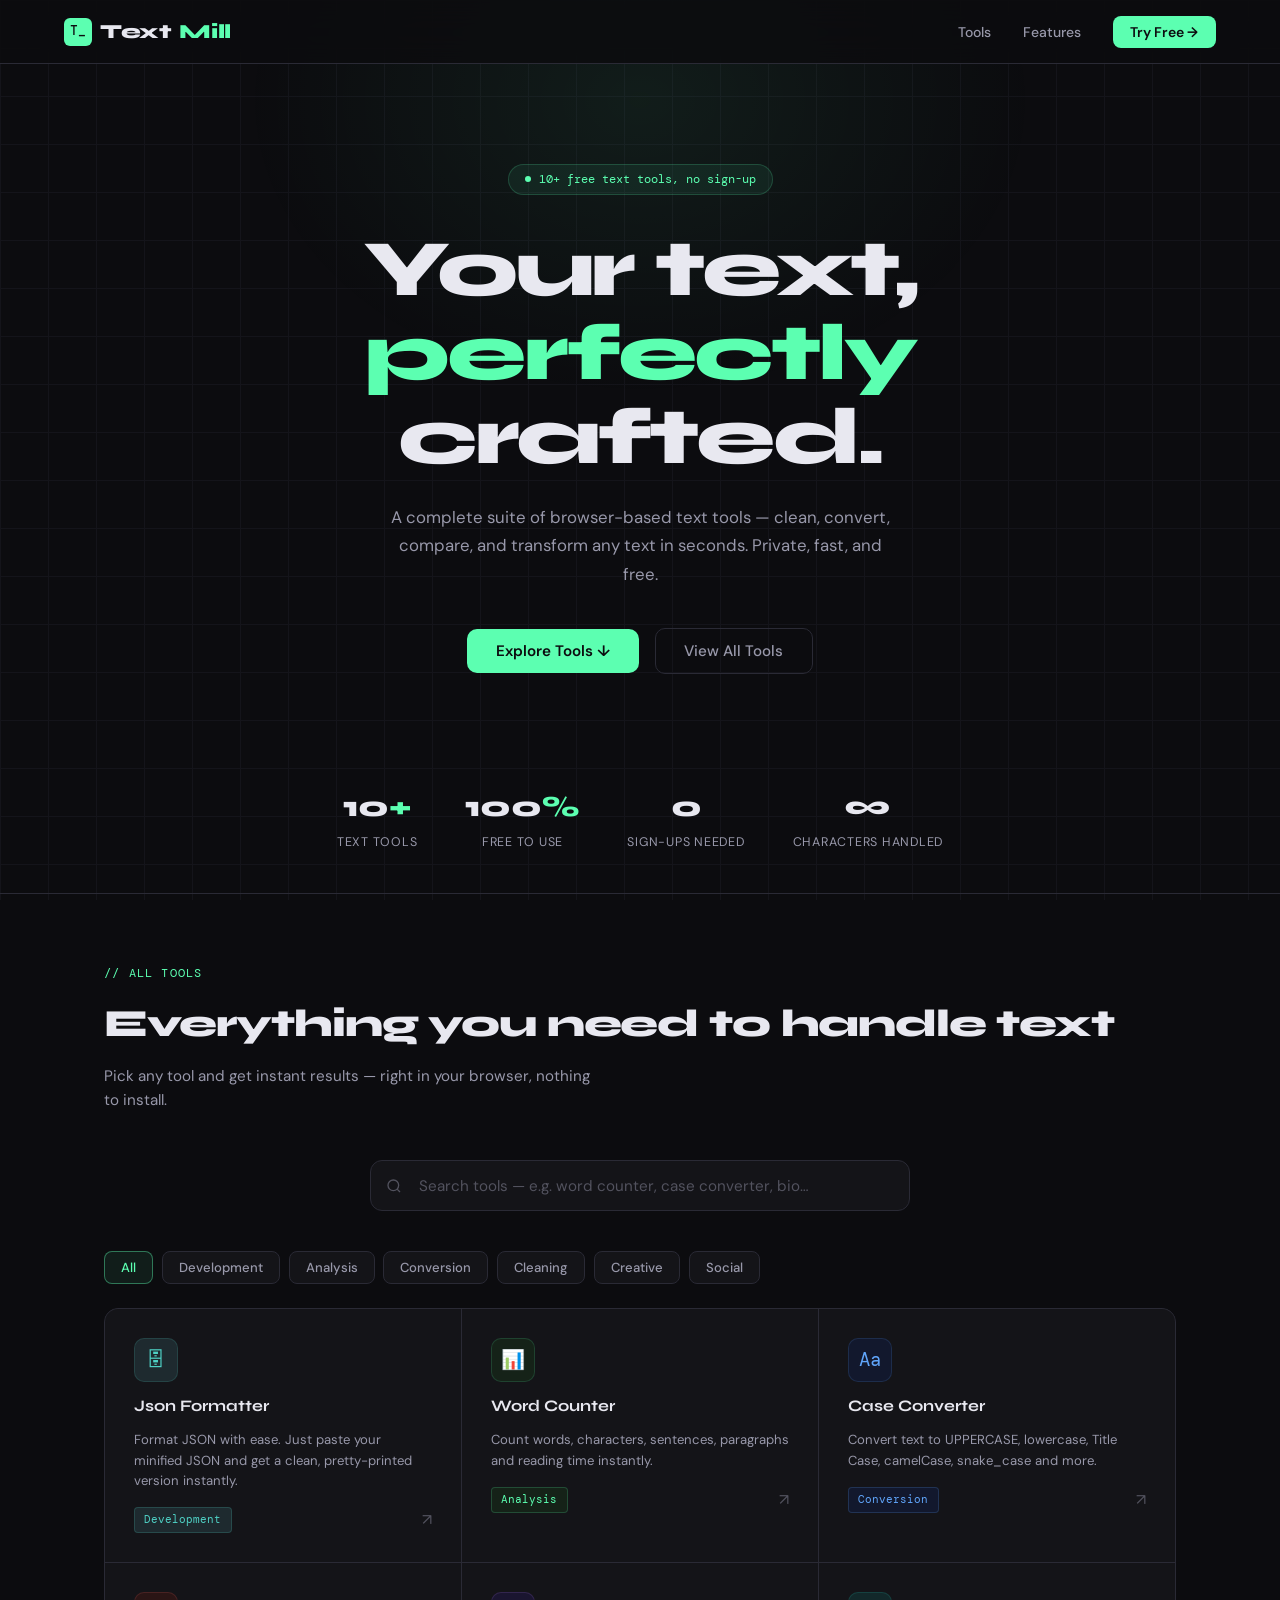
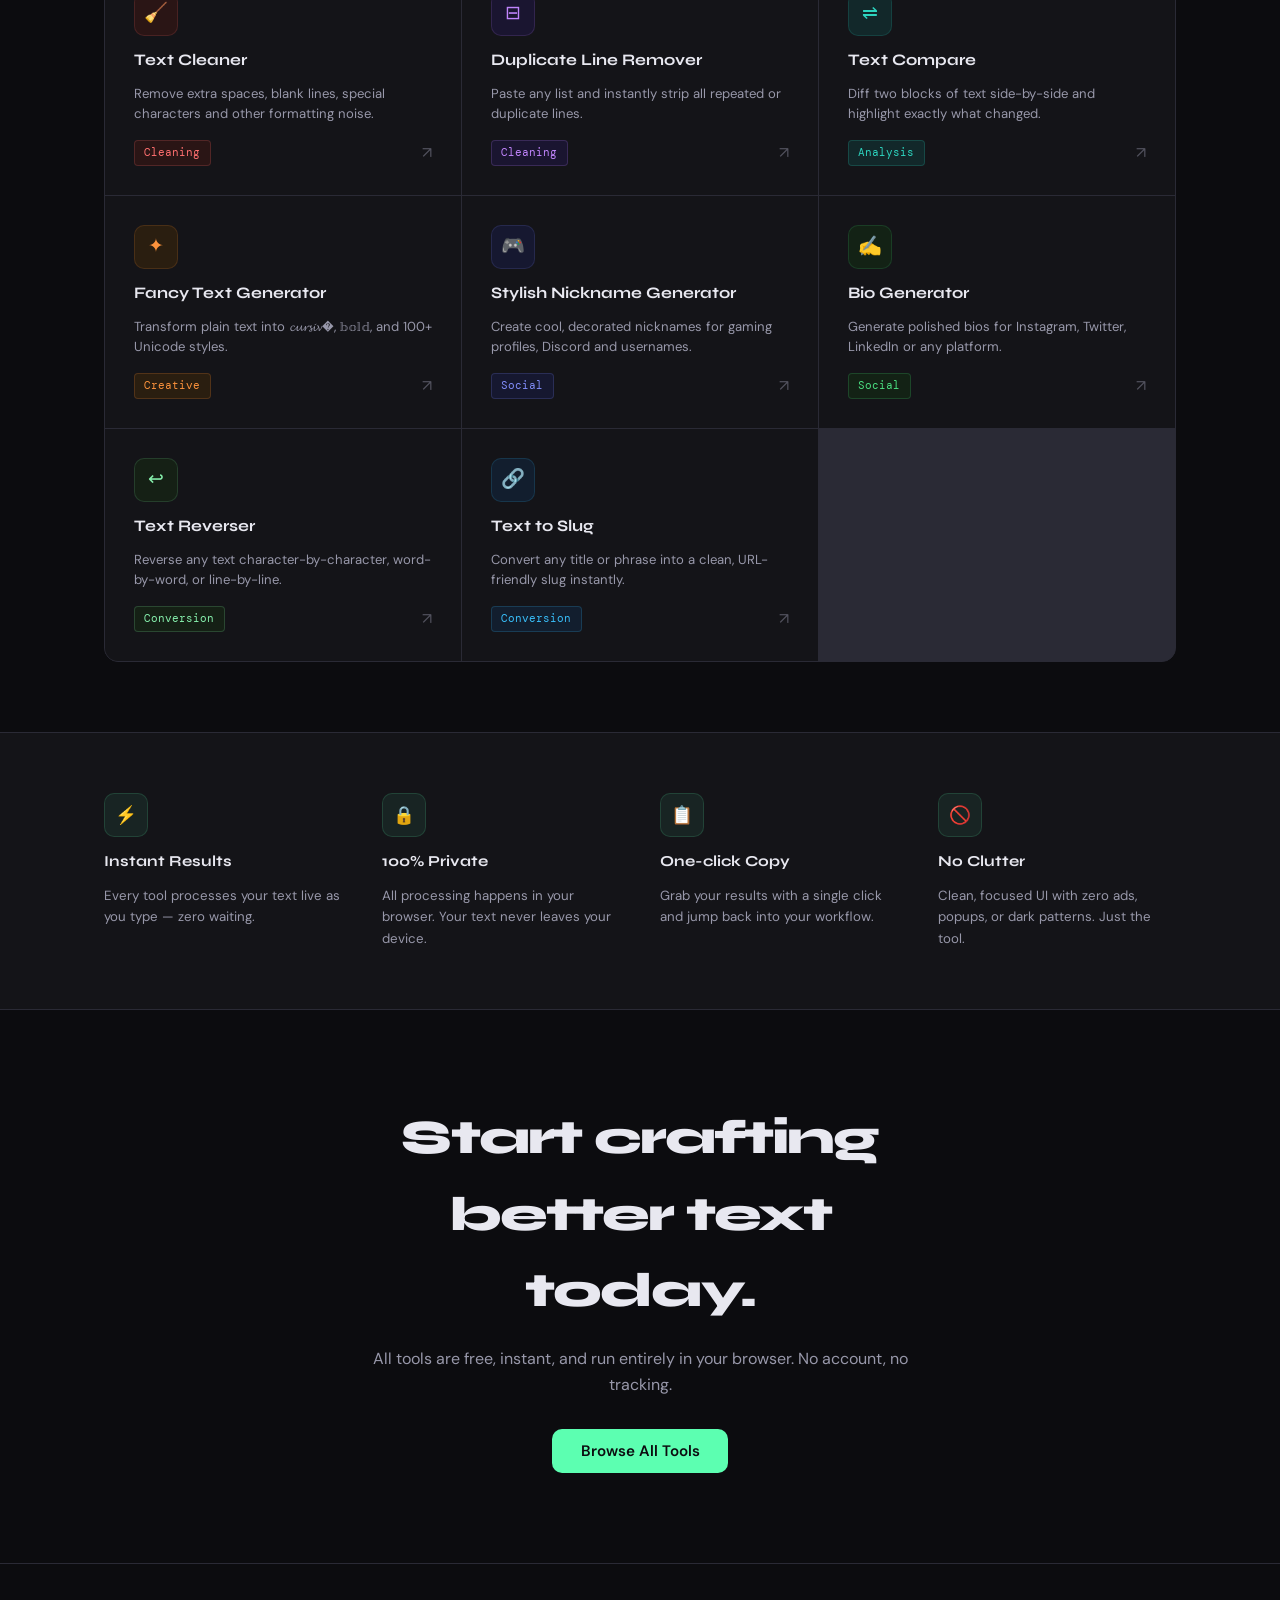
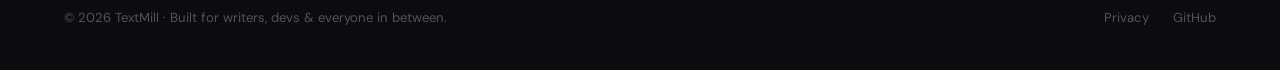
<file: index.html>
<!DOCTYPE html>
<html lang="en">

<head>
  <meta charset="UTF-8" />
  <meta name="viewport" content="width=device-width, initial-scale=1.0" />
  <title>TextMill — Text Tools for Everyone</title>
  <meta name="description"
    content="A complete suite of free, browser-based text tools — clean, convert, compare, and transform any text in seconds. Private, fast, and easy to use." />
  <meta property="og:title" content="TextMill — Text Tools for Everyone" />
  <meta property="og:description"
    content="A complete suite of free, browser-based text tools — clean, convert, compare, and transform any text in seconds. Private, fast, and easy to use." />
  <link
    href="https://fonts.googleapis.com/css2?family=Syne:wght@400;600;700;800&family=DM+Mono:ital,wght@0,400;0,500;1,400&family=DM+Sans:ital,opsz,wght@0,9..40,300;0,9..40,400;0,9..40,500;1,9..40,300&display=swap"
    rel="stylesheet" />
  <link rel="stylesheet" href="style.css">
  <link rel="shortcut icon" href="Capture.PNG" type="image/x-icon">
</head>

<body>

  <!-- NAV -->
  <nav>
    <a href="#" class="logo">
      <div class="logo-mark">T_</div>
      Text<em>Mill</em>
    </a>
    <ul class="nav-links">
      <li><a href="#tools">Tools</a></li>
      <li><a href="#features">Features</a></li>
      <!-- <li><a href="#">Blog</a></li> -->
      <li><a href="#" class="nav-cta">Try Free →</a></li>
    </ul>
  </nav>

  <!-- HERO -->
  <div class="hero">
    <div class="hero-badge">
      <div class="dot"></div> 10+ free text tools, no sign-up
    </div>
    <h1>Your text,<br><em>perfectly</em> crafted.</h1>
    <p class="hero-sub">
      A complete suite of browser-based text tools — clean, convert, compare, and transform any text in seconds.
      Private, fast, and free.
    </p>
    <div class="hero-actions">
      <button class="btn-primary" onclick="document.getElementById('tools').scrollIntoView({behavior:'smooth'})">Explore
        Tools ↓</button>
      <button class="btn-ghost">View All Tools</button>
    </div>
  </div>



  <!-- STATS -->
  <div class="stats-bar reveal">
    <div class="stat">
      <div class="stat-num">10<span>+</span></div>
      <div class="stat-label">Text Tools</div>
    </div>
    <div class="stat">
      <div class="stat-num">100<span>%</span></div>
      <div class="stat-label">Free to Use</div>
    </div>
    <div class="stat">
      <div class="stat-num">0</div>
      <div class="stat-label">Sign-ups Needed</div>
    </div>
    <div class="stat">
      <div class="stat-num">∞</div>
      <div class="stat-label">Characters Handled</div>
    </div>
  </div>

  <!-- TOOLS -->
  <section id="tools">
    <div class="reveal">
      <div class="section-label">// all tools</div>
      <h2 class="section-title">Everything you need to handle text</h2>
      <p class="section-desc">Pick any tool and get instant results — right in your browser, nothing to install.</p>
    </div>
    <!-- SEARCH -->
    <div class="search-wrap">
      <svg class="search-icon" width="16" height="16" viewBox="0 0 24 24" fill="none" stroke="currentColor"
        stroke-width="2">
        <circle cx="11" cy="11" r="8" />
        <path d="M21 21l-4.35-4.35" />
      </svg>
      <input type="text" id="searchInput" placeholder="Search tools — e.g. word counter, case converter, bio…" />
    </div>
    <div class="categories reveal">
      <button class="cat-btn active" data-cat="all">All</button>
      <button class="cat-btn" data-cat="development">Development</button>
      <button class="cat-btn" data-cat="analysis">Analysis</button>
      <button class="cat-btn" data-cat="conversion">Conversion</button>
      <button class="cat-btn" data-cat="cleaning">Cleaning</button>
      <button class="cat-btn" data-cat="creative">Creative</button>
      <button class="cat-btn" data-cat="social">Social</button>
    </div>

    <div class="tools-grid reveal" id="toolsGrid"></div>
  </section>

  <!-- FEATURES -->
  <div class="features-wrap" id="features">
    <div class="features-inner">
      <div class="feature reveal">
        <div class="feature-icon">⚡</div>
        <div class="feature-title">Instant Results</div>
        <div class="feature-desc">Every tool processes your text live as you type — zero waiting.</div>
      </div>
      <div class="feature reveal">
        <div class="feature-icon">🔒</div>
        <div class="feature-title">100% Private</div>
        <div class="feature-desc">All processing happens in your browser. Your text never leaves your device.</div>
      </div>
      <div class="feature reveal">
        <div class="feature-icon">📋</div>
        <div class="feature-title">One-click Copy</div>
        <div class="feature-desc">Grab your results with a single click and jump back into your workflow.</div>
      </div>
      <div class="feature reveal">
        <div class="feature-icon">🚫</div>
        <div class="feature-title">No Clutter</div>
        <div class="feature-desc">Clean, focused UI with zero ads, popups, or dark patterns. Just the tool.</div>
      </div>
    </div>
  </div>

  <!-- CTA -->
  <div class="cta-section reveal">
    <h2>Start crafting<br>better text today.</h2>
    <p>All tools are free, instant, and run entirely in your browser. No account, no tracking.</p>
    <button class="btn-primary" onclick="document.getElementById('tools').scrollIntoView({behavior:'smooth'})">Browse
      All Tools</button>
  </div>

  <!-- FOOTER -->
  <footer>
    <div class="footer-copy">© 2026 TextMill · Built for writers, devs &amp; everyone in between.</div>
    <ul class="footer-links">
      <li><a href="https://lootlo.pages.dev/privacy">Privacy</a></li>
      <!-- <li><a href="#">Terms</a></li>
      <li><a href="#">Contact</a></li> -->
      <li><a href="https://github.com/devnydv">GitHub</a></li>
    </ul>
  </footer>

  <script>
    const tools = [
      {
        name: 'Json Formatter', desc: 'Paste minified JSON and get a clean, pretty-printed version instantly.', icon: '🗄', bg: '#1e2a2f', accent: '#4fd1c5', cat: 'development', tag: 'Development', a: "json-formatter",
        desc: 'Format JSON with ease. Just paste your minified JSON and get a clean, pretty-printed version instantly. '
      },
      {
        name: 'Word Counter',
        desc: 'Count words, characters, sentences, paragraphs and reading time instantly.', icon: '📊', bg: '#152218', accent: '#5cffb1', cat: 'analysis', tag: 'Analysis',
        a: "word-counter"
      },
      { name: 'Case Converter', desc: 'Convert text to UPPERCASE, lowercase, Title Case, camelCase, snake_case and more.', icon: 'Aa', bg: '#12182d', accent: '#60a5fa', cat: 'conversion', tag: 'Conversion', a: "case-converter" },
      { name: 'Text Cleaner', desc: 'Remove extra spaces, blank lines, special characters and other formatting noise.', icon: '🧹', bg: '#2a1515', accent: '#ff6f6f', cat: 'cleaning', tag: 'Cleaning', a: "text-cleaner" },
      { name: 'Duplicate Line Remover', desc: 'Paste any list and instantly strip all repeated or duplicate lines.', icon: '⊟', bg: '#1a1530', accent: '#c084fc', cat: 'cleaning', tag: 'Cleaning', a: "duplicate-line-remover" },
      { name: 'Text Compare', desc: 'Diff two blocks of text side-by-side and highlight exactly what changed.', icon: '⇌', bg: '#12282a', accent: '#2dd4bf', cat: 'analysis', tag: 'Analysis', a: "text-compare" },
      { name: 'Fancy Text Generator', desc: 'Transform plain text into 𝓬𝓾𝓻𝓼𝓲𝓿�, 𝕓𝕠𝕝𝕕, and 100+ Unicode styles.', icon: '✦', bg: '#2a1e10', accent: '#fb923c', cat: 'creative', tag: 'Creative', a: "fancy-text-generator.html" },
      { name: 'Stylish Nickname Generator', desc: 'Create cool, decorated nicknames for gaming profiles, Discord and usernames.', icon: '🎮', bg: '#161830', accent: '#818cf8', cat: 'social', tag: 'Social', a: "stylish-nickname-generator" },
      { name: 'Bio Generator', desc: 'Generate polished bios for Instagram, Twitter, LinkedIn or any platform.', icon: '✍️', bg: '#132215', accent: '#4ade80', cat: 'social', tag: 'Social', a: "bio-generator" },
      // { name: 'Lorem Ipsum Generator', desc: 'Generate placeholder text in any length — words, sentences or full paragraphs.', icon: '¶', bg: '#252015', accent: '#facc15', cat: 'conversion', tag: 'Conversion', a: "lorem-ipsum-generator" },
      { name: 'Text Reverser', desc: 'Reverse any text character-by-character, word-by-word, or line-by-line.', icon: '↩', bg: '#152015', accent: '#86efac', cat: 'conversion', tag: 'Conversion', a: "text-reverser" },
      // name: 'Remove Line Breaks', desc: 'Strip line breaks from copied text and join it into clean continuous prose.', icon: '⏎', bg: '#2a1818', accent: '#fca5a5', cat: 'cleaning', tag: 'Cleaning', a: "remove-line-breaks" },
      { name: 'Text to Slug', desc: 'Convert any title or phrase into a clean, URL-friendly slug instantly.', icon: '🔗', bg: '#121e2e', accent: '#38bdf8', cat: 'conversion', tag: 'Conversion', a: "text-to-slug.html" },
      //{name: 'HTML Tag Remover', desc: 'Strip HTML tags from pasted code and extract clean, readable plain text instantly.', icon: '👩‍💻', bg: '#2a1515', accent: '#ff8a65', cat: 'cleaning', tag: 'Cleaning', a: "html-tag-remover" },
      //{ name: 'JSON Validator', desc: 'Validate JSON instantly, detect syntax errors, and pinpoint exactly where your JSON breaks.', icon: '🗄', bg: '#1e2a2f', accent: '#4fd1c5', cat: 'development', tag: 'Development', a: "json-validator"},
      //{ name: 'CSS Minifier', desc: 'Compress CSS code by removing whitespace, comments, and unnecessary characters for smaller file sizes.', icon: '🎨', bg: '#12182d', accent: '#60a5fa', cat: 'development', tag: 'Development', a: "css-minifier"}
    ];

    const grid = document.getElementById('toolsGrid');

    function renderTools(list) {
      grid.innerHTML = '';
      if (!list.length) {
        grid.innerHTML = '<div class="empty-state"><span>🔍</span>No tools match your search. Try a different keyword.</div>';
        return;
      }
      list.forEach(t => {
        const a = document.createElement('a');
        a.href = t.a; a.className = 'tool-card';
        a.innerHTML = `
        <div class="tool-icon" style="background:${t.bg};border:1px solid ${t.accent}25;color:${t.accent};">${t.icon}</div>
        <div class="tool-name">${t.name}</div>
        <div class="tool-desc">${t.desc}</div>
        <div class="tool-meta">
          <span class="tool-tag" style="background:${t.bg};color:${t.accent};border:1px solid ${t.accent}30;">${t.tag}</span>
          <span class="tool-arrow">↗</span>
        </div>`;
        grid.appendChild(a);
      });
    }

    renderTools(tools);

    // Category filter
    document.querySelectorAll('.cat-btn').forEach(btn => {
      btn.addEventListener('click', () => {
        document.querySelectorAll('.cat-btn').forEach(b => b.classList.remove('active'));
        btn.classList.add('active');
        const cat = btn.dataset.cat;
        renderTools(cat === 'all' ? tools : tools.filter(t => t.cat === cat));
        document.getElementById('searchInput').value = '';
      });
    });

    // Search
    document.getElementById('searchInput').addEventListener('input', function () {
      const q = this.value.toLowerCase();
      const filtered = tools.filter(t =>
        t.name.toLowerCase().includes(q) ||
        t.desc.toLowerCase().includes(q) ||
        t.tag.toLowerCase().includes(q)
      );
      renderTools(filtered);
      document.querySelectorAll('.cat-btn').forEach(b => b.classList.remove('active'));
      document.querySelector('[data-cat="all"]').classList.add('active');
    });

    // Scroll reveal
    const io = new IntersectionObserver(entries =>
      entries.forEach(e => { if (e.isIntersecting) { e.target.classList.add('visible'); io.unobserve(e.target); } }),
      { threshold: 0.08 }
    );
    document.querySelectorAll('.reveal').forEach(el => io.observe(el));
  </script>
</body>

</html>
</file>
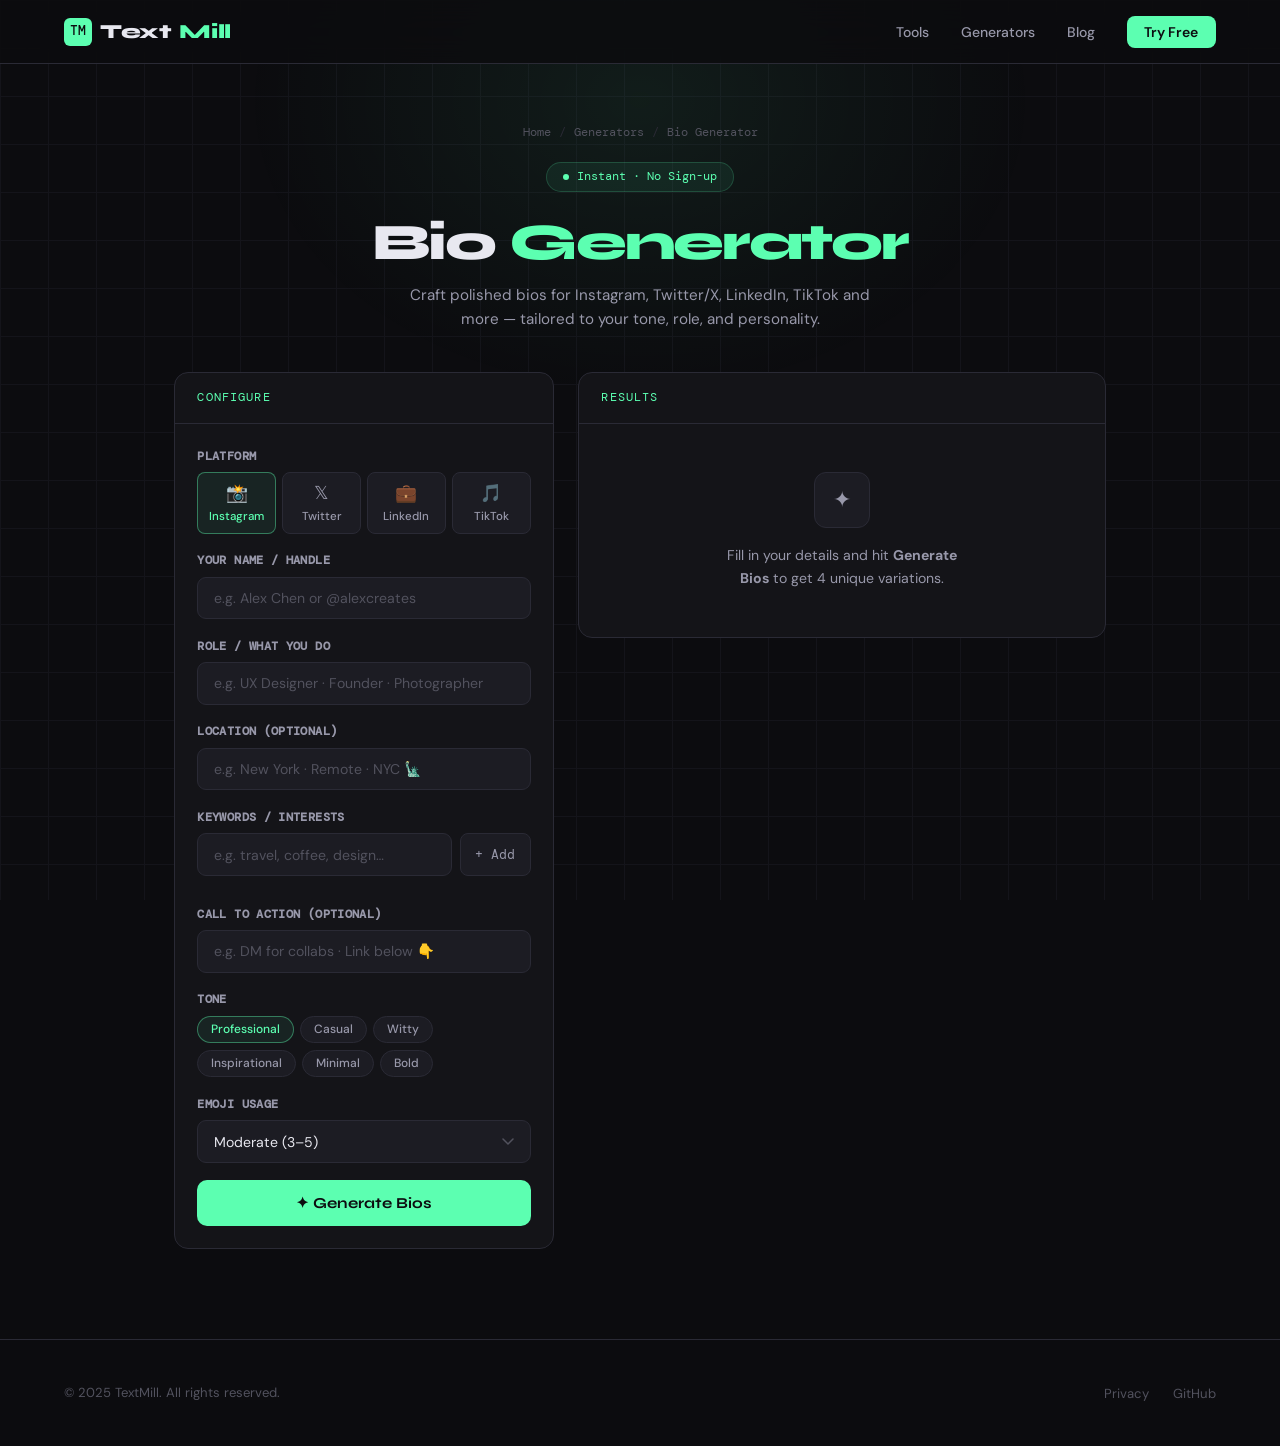
<file: bio-generator.html>
<!DOCTYPE html>
<html lang="en">

<head>
  <meta charset="UTF-8" />
  <meta name="viewport" content="width=device-width, initial-scale=1.0" />
  <title>Bio Generator — Polished Bios for Instagram, Twitter, LinkedIn | TextMill</title>
  <link
    href="https://fonts.googleapis.com/css2?family=Syne:wght@400;600;700;800&family=DM+Mono:ital,wght@0,400;0,500;1,400&family=DM+Sans:ital,opsz,wght@0,9..40,300;0,9..40,400;0,9..40,500;1,9..40,300&display=swap"
    rel="stylesheet" />
  <style>
    *,
    *::before,
    *::after {
      box-sizing: border-box;
      margin: 0;
      padding: 0
    }

    :root {
      --bg: #0c0c0f;
      --surface: #141418;
      --surface2: #1c1c23;
      --border: #2a2a35;
      --accent: #5cffb1;
      --accent2: #3d8bff;
      --accent3: #ff6f6f;
      --accent4: #ffb86c;
      --muted: #52525e;
      --text: #e8e8f0;
      --text-dim: #9898aa;
      --radius: 14px;
      --font-head: 'Syne', sans-serif;
      --font-mono: 'DM Mono', monospace;
      --font-body: 'DM Sans', sans-serif;
    }

    html {
      scroll-behavior: smooth
    }

    body {
      background: var(--bg);
      color: var(--text);
      font-family: var(--font-body);
      font-size: 16px;
      line-height: 1.6;
      min-height: 100vh;
      overflow-x: hidden
    }

    body::before {
      content: '';
      position: fixed;
      inset: 0;
      background-image: linear-gradient(var(--border) 1px, transparent 1px), linear-gradient(90deg, var(--border) 1px, transparent 1px);
      background-size: 48px 48px;
      opacity: .3;
      pointer-events: none;
      z-index: 0
    }

    body::after {
      content: '';
      position: fixed;
      top: -200px;
      left: 50%;
      transform: translateX(-50%);
      width: 800px;
      height: 600px;
      background: radial-gradient(ellipse, rgba(92, 255, 177, .07) 0%, transparent 70%);
      pointer-events: none;
      z-index: 0
    }

    nav {
      position: sticky;
      top: 0;
      z-index: 100;
      display: flex;
      align-items: center;
      justify-content: space-between;
      padding: 0 5vw;
      height: 64px;
      background: rgba(12, 12, 15, .85);
      backdrop-filter: blur(18px);
      border-bottom: 1px solid var(--border)
    }

    .logo {
      font-family: var(--font-head);
      font-size: 1.25rem;
      font-weight: 800;
      letter-spacing: -.02em;
      color: var(--text);
      text-decoration: none;
      display: flex;
      align-items: center;
      gap: .5rem
    }

    .logo em {
      font-style: normal;
      color: var(--accent)
    }

    .logo-mark {
      width: 28px;
      height: 28px;
      background: var(--accent);
      border-radius: 6px;
      display: flex;
      align-items: center;
      justify-content: center;
      font-family: var(--font-mono);
      font-size: .8rem;
      font-weight: 500;
      color: #0c0c0f
    }

    .nav-links {
      display: flex;
      align-items: center;
      gap: 2rem;
      list-style: none
    }

    .nav-links a {
      color: var(--text-dim);
      text-decoration: none;
      font-size: .875rem;
      font-weight: 500;
      transition: color .2s
    }

    .nav-links a:hover {
      color: var(--text)
    }

    .nav-cta {
      background: var(--accent) !important;
      color: #0c0c0f !important;
      padding: .45rem 1.1rem;
      border-radius: 8px;
      font-weight: 600 !important;
      transition: opacity .2s !important
    }

    .nav-cta:hover {
      opacity: .85 !important
    }

    .tool-page-hero {
      position: relative;
      z-index: 1;
      max-width: 760px;
      margin: 0 auto;
      padding: 60px 5vw 40px;
      text-align: center
    }

    .breadcrumb {
      font-family: var(--font-mono);
      font-size: .72rem;
      color: var(--muted);
      margin-bottom: 1.2rem;
      display: flex;
      align-items: center;
      justify-content: center;
      gap: .5rem
    }

    .breadcrumb a {
      color: var(--muted);
      text-decoration: none;
      transition: color .2s
    }

    .breadcrumb a:hover {
      color: var(--accent)
    }

    .breadcrumb span {
      color: var(--border)
    }

    .hero-badge {
      display: inline-flex;
      align-items: center;
      gap: .5rem;
      background: rgba(92, 255, 177, .07);
      border: 1px solid rgba(92, 255, 177, .18);
      border-radius: 999px;
      padding: .3rem 1rem;
      font-family: var(--font-mono);
      font-size: .75rem;
      color: var(--accent);
      margin-bottom: 1.5rem
    }

    .hero-badge .dot {
      width: 6px;
      height: 6px;
      border-radius: 50%;
      background: var(--accent);
      animation: blink 1.5s infinite
    }

    @keyframes blink {

      0%,
      100% {
        opacity: 1
      }

      50% {
        opacity: .25
      }
    }

    .tool-page-hero h1 {
      font-family: var(--font-head);
      font-size: clamp(2rem, 5vw, 3.2rem);
      font-weight: 800;
      letter-spacing: -.04em;
      line-height: 1.07;
      margin-bottom: .75rem
    }

    .tool-page-hero h1 em {
      font-style: normal;
      color: var(--accent)
    }

    .tool-page-hero p {
      color: var(--text-dim);
      font-size: .95rem;
      max-width: 500px;
      margin: 0 auto
    }

    .tool-wrap {
      position: relative;
      z-index: 1;
      max-width: 1060px;
      margin: 0 auto;
      padding: 0 5vw 90px;
      display: grid;
      grid-template-columns: 380px 1fr;
      gap: 1.5rem;
      align-items: start
    }

    .panel {
      background: var(--surface);
      border: 1px solid var(--border);
      border-radius: var(--radius);
      overflow: hidden
    }

    .panel-header {
      display: flex;
      align-items: center;
      justify-content: space-between;
      padding: 1rem 1.4rem;
      border-bottom: 1px solid var(--border)
    }

    .panel-title {
      font-family: var(--font-mono);
      font-size: .72rem;
      color: var(--accent);
      letter-spacing: .1em;
      text-transform: uppercase
    }

    .panel-body {
      padding: 1.4rem;
      display: flex;
      flex-direction: column;
      gap: 1.1rem
    }

    .platform-tabs {
      display: grid;
      grid-template-columns: repeat(4, 1fr);
      gap: .4rem
    }

    .ptab {
      background: var(--surface2);
      border: 1px solid var(--border);
      border-radius: 8px;
      padding: .55rem .3rem;
      cursor: pointer;
      transition: all .2s;
      display: flex;
      flex-direction: column;
      align-items: center;
      gap: .3rem;
      font-family: var(--font-body);
      font-size: .72rem;
      font-weight: 500;
      color: var(--text-dim)
    }

    .ptab .ptab-icon {
      font-size: 1.1rem
    }

    .ptab:hover {
      border-color: var(--muted);
      color: var(--text)
    }

    .ptab.active {
      background: rgba(92, 255, 177, .07);
      border-color: rgba(92, 255, 177, .4);
      color: var(--accent)
    }

    .ptab[data-platform="twitter"].active {
      background: rgba(61, 139, 255, .07);
      border-color: rgba(61, 139, 255, .4);
      color: var(--accent2)
    }

    .ptab[data-platform="linkedin"].active {
      background: rgba(61, 139, 255, .1);
      border-color: rgba(61, 139, 255, .5);
      color: #60aaff
    }

    .ptab[data-platform="tiktok"].active {
      background: rgba(255, 111, 111, .07);
      border-color: rgba(255, 111, 111, .4);
      color: var(--accent3)
    }

    .field {
      display: flex;
      flex-direction: column;
      gap: .4rem
    }

    .field label {
      font-size: .75rem;
      font-weight: 600;
      color: var(--text-dim);
      letter-spacing: .03em;
      text-transform: uppercase;
      font-family: var(--font-mono)
    }

    .field input,
    .field textarea,
    .field select {
      background: var(--surface2);
      border: 1px solid var(--border);
      border-radius: 9px;
      padding: .7rem 1rem;
      color: var(--text);
      font-family: var(--font-body);
      font-size: .88rem;
      outline: none;
      transition: border-color .2s, box-shadow .2s;
      width: 100%;
      resize: none
    }

    .field input::placeholder,
    .field textarea::placeholder {
      color: var(--muted)
    }

    .field input:focus,
    .field textarea:focus,
    .field select:focus {
      border-color: var(--accent);
      box-shadow: 0 0 0 3px rgba(92, 255, 177, .08)
    }

    .field select {
      cursor: pointer;
      appearance: none;
      background-image: url("data:image/svg+xml,%3Csvg xmlns='http://www.w3.org/2000/svg' width='12' height='8' viewBox='0 0 12 8'%3E%3Cpath d='M1 1l5 5 5-5' stroke='%2352525e' stroke-width='1.5' fill='none' stroke-linecap='round'/%3E%3C/svg%3E");
      background-repeat: no-repeat;
      background-position: right 1rem center;
      padding-right: 2.5rem
    }

    .field textarea {
      height: 80px;
      line-height: 1.55
    }

    .tone-pills {
      display: flex;
      flex-wrap: wrap;
      gap: .4rem
    }

    .tone-pill {
      background: var(--surface2);
      border: 1px solid var(--border);
      border-radius: 999px;
      padding: .3rem .8rem;
      font-size: .75rem;
      font-weight: 500;
      color: var(--text-dim);
      cursor: pointer;
      transition: all .2s;
      font-family: var(--font-body)
    }

    .tone-pill:hover {
      border-color: var(--muted);
      color: var(--text)
    }

    .tone-pill.active {
      background: rgba(92, 255, 177, .07);
      border-color: rgba(92, 255, 177, .4);
      color: var(--accent)
    }

    .tags-wrap {
      display: flex;
      flex-wrap: wrap;
      gap: .35rem;
      margin-top: .3rem
    }

    .tag {
      background: rgba(61, 139, 255, .08);
      border: 1px solid rgba(61, 139, 255, .2);
      border-radius: 5px;
      padding: .2rem .6rem;
      font-family: var(--font-mono);
      font-size: .7rem;
      color: var(--accent2);
      display: flex;
      align-items: center;
      gap: .3rem
    }

    .tag-remove {
      cursor: pointer;
      opacity: .6;
      transition: opacity .15s;
      font-size: .75rem
    }

    .tag-remove:hover {
      opacity: 1
    }

    .tag-input-row {
      display: flex;
      gap: .5rem
    }

    .tag-input-row input {
      flex: 1
    }

    .tag-input-row button {
      background: var(--surface2);
      border: 1px solid var(--border);
      border-radius: 8px;
      padding: .68rem .9rem;
      color: var(--text-dim);
      font-size: .8rem;
      cursor: pointer;
      transition: all .2s;
      white-space: nowrap;
      font-family: var(--font-mono)
    }

    .tag-input-row button:hover {
      border-color: var(--accent);
      color: var(--accent)
    }

    .btn-generate {
      background: var(--accent);
      color: #0c0c0f;
      border: none;
      border-radius: 10px;
      padding: .85rem 1.8rem;
      font-family: var(--font-head);
      font-size: .95rem;
      font-weight: 700;
      cursor: pointer;
      transition: transform .15s, opacity .15s;
      width: 100%;
      display: flex;
      align-items: center;
      justify-content: center;
      gap: .5rem
    }

    .btn-generate:hover {
      transform: translateY(-2px);
      opacity: .88
    }

    .btn-generate:active {
      transform: translateY(0)
    }

    .output-panel {
      position: sticky;
      top: 80px
    }

    .output-placeholder {
      padding: 3rem 2rem;
      text-align: center;
      color: var(--text-dim);
      display: flex;
      flex-direction: column;
      align-items: center;
      gap: 1rem
    }

    .output-placeholder .ph-icon {
      width: 56px;
      height: 56px;
      background: var(--surface2);
      border: 1px solid var(--border);
      border-radius: 12px;
      display: flex;
      align-items: center;
      justify-content: center;
      font-size: 1.4rem
    }

    .output-placeholder p {
      font-size: .88rem;
      max-width: 260px
    }

    .bio-results {
      display: flex;
      flex-direction: column
    }

    .bio-card {
      padding: 1.4rem;
      border-bottom: 1px solid var(--border);
      position: relative;
      transition: background .2s;
      animation: slideIn .35s ease both
    }

    .bio-card:last-child {
      border-bottom: none
    }

    .bio-card:hover {
      background: var(--surface2)
    }

    @keyframes slideIn {
      from {
        opacity: 0;
        transform: translateY(10px)
      }

      to {
        opacity: 1;
        transform: translateY(0)
      }
    }

    .bio-card:nth-child(1) {
      animation-delay: .05s
    }

    .bio-card:nth-child(2) {
      animation-delay: .1s
    }

    .bio-card:nth-child(3) {
      animation-delay: .15s
    }

    .bio-card:nth-child(4) {
      animation-delay: .2s
    }

    .bio-card-header {
      display: flex;
      align-items: center;
      justify-content: space-between;
      margin-bottom: .75rem
    }

    .bio-card-label {
      font-family: var(--font-mono);
      font-size: .68rem;
      color: var(--text-dim);
      letter-spacing: .08em;
      text-transform: uppercase;
      display: flex;
      align-items: center;
      gap: .4rem
    }

    .style-dot {
      width: 6px;
      height: 6px;
      border-radius: 50%;
      display: inline-block
    }

    .bio-card-actions {
      display: flex;
      gap: .4rem
    }

    .icon-btn {
      width: 30px;
      height: 30px;
      background: var(--surface2);
      border: 1px solid var(--border);
      border-radius: 6px;
      display: flex;
      align-items: center;
      justify-content: center;
      cursor: pointer;
      font-size: .8rem;
      color: var(--muted);
      transition: all .2s
    }

    .icon-btn:hover {
      border-color: var(--accent);
      color: var(--accent)
    }

    .icon-btn.copied {
      border-color: var(--accent);
      color: var(--accent);
      background: rgba(92, 255, 177, .07)
    }

    .bio-text {
      font-size: .9rem;
      line-height: 1.7;
      color: var(--text);
      white-space: pre-wrap;
      word-break: break-word
    }

    .bio-footer {
      margin-top: .7rem;
      display: flex;
      align-items: center;
      gap: .75rem
    }

    .limit-bar {
      flex: 1;
      height: 3px;
      background: var(--border);
      border-radius: 2px;
      overflow: hidden
    }

    .limit-bar-fill {
      height: 100%;
      border-radius: 2px;
      transition: width .5s ease
    }

    .char-count {
      font-family: var(--font-mono);
      font-size: .68rem;
      color: var(--muted);
      white-space: nowrap
    }

    .char-count.warn {
      color: var(--accent4)
    }

    .char-count.over {
      color: var(--accent3)
    }

    .output-actions {
      display: flex;
      gap: .5rem
    }

    .btn-regen {
      background: transparent;
      border: 1px solid var(--border);
      border-radius: 7px;
      padding: .35rem .75rem;
      font-family: var(--font-mono);
      font-size: .7rem;
      color: var(--text-dim);
      cursor: pointer;
      transition: all .2s;
      display: flex;
      align-items: center;
      gap: .35rem
    }

    .btn-regen:hover {
      border-color: var(--accent);
      color: var(--accent)
    }

    footer {
      position: relative;
      z-index: 1;
      border-top: 1px solid var(--border);
      padding: 2.5rem 5vw;
      display: flex;
      align-items: center;
      justify-content: space-between;
      flex-wrap: wrap;
      gap: 1rem
    }

    .footer-copy {
      font-size: .82rem;
      color: var(--muted)
    }

    .footer-links {
      display: flex;
      gap: 1.5rem;
      list-style: none
    }

    .footer-links a {
      font-size: .82rem;
      color: var(--muted);
      text-decoration: none;
      transition: color .2s
    }

    .footer-links a:hover {
      color: var(--text-dim)
    }

    ::-webkit-scrollbar {
      width: 5px
    }

    ::-webkit-scrollbar-track {
      background: var(--bg)
    }

    ::-webkit-scrollbar-thumb {
      background: var(--border);
      border-radius: 3px
    }

    @media(max-width:760px) {
      .nav-links {
        display: none
      }

      .tool-wrap {
        grid-template-columns: 1fr
      }

      .output-panel {
        position: static
      }
    }
  </style>
</head>

<body>

  <nav>
    <a href="#" class="logo">
      <span class="logo-mark">TM</span>Text<em>Mill</em>
    </a>
    <ul class="nav-links">
      <li><a href="#">Tools</a></li>
      <li><a href="#">Generators</a></li>
      <li><a href="#">Blog</a></li>
      <li><a href="#" class="nav-cta">Try Free</a></li>
    </ul>
  </nav>

  <div class="tool-page-hero">
    <div class="breadcrumb">
      <a href="#">Home</a><span>/</span>
      <a href="#">Generators</a><span>/</span>
      Bio Generator
    </div>
    <div class="hero-badge"><span class="dot"></span> Instant · No Sign-up</div>
    <h1>Bio <em>Generator</em></h1>
    <p>Craft polished bios for Instagram, Twitter/X, LinkedIn, TikTok and more — tailored to your tone, role, and
      personality.</p>
  </div>

  <div class="tool-wrap">

    <!-- INPUT -->
    <div class="panel">
      <div class="panel-header"><span class="panel-title">Configure</span></div>
      <div class="panel-body">

        <div class="field">
          <label>Platform</label>
          <div class="platform-tabs">
            <button class="ptab active" data-platform="instagram"><span class="ptab-icon">📸</span>Instagram</button>
            <button class="ptab" data-platform="twitter"><span class="ptab-icon">𝕏</span>Twitter</button>
            <button class="ptab" data-platform="linkedin"><span class="ptab-icon">💼</span>LinkedIn</button>
            <button class="ptab" data-platform="tiktok"><span class="ptab-icon">🎵</span>TikTok</button>
          </div>
        </div>

        <div class="field">
          <label>Your Name / Handle</label>
          <input type="text" id="nameInput" placeholder="e.g. Alex Chen or @alexcreates" maxlength="60" />
        </div>

        <div class="field">
          <label>Role / What you do</label>
          <input type="text" id="roleInput" placeholder="e.g. UX Designer · Founder · Photographer" maxlength="100" />
        </div>

        <div class="field">
          <label>Location (optional)</label>
          <input type="text" id="locationInput" placeholder="e.g. New York · Remote · NYC 🗽" maxlength="60" />
        </div>

        <div class="field">
          <label>Keywords / Interests</label>
          <div class="tag-input-row">
            <input type="text" id="keywordInput" placeholder="e.g. travel, coffee, design…" maxlength="40" />
            <button id="addTagBtn">+ Add</button>
          </div>
          <div class="tags-wrap" id="tagsWrap"></div>
        </div>

        <div class="field">
          <label>Call to action (optional)</label>
          <input type="text" id="ctaInput" placeholder="e.g. DM for collabs · Link below 👇" maxlength="80" />
        </div>

        <div class="field">
          <label>Tone</label>
          <div class="tone-pills">
            <button class="tone-pill active" data-tone="professional">Professional</button>
            <button class="tone-pill" data-tone="casual">Casual</button>
            <button class="tone-pill" data-tone="witty">Witty</button>
            <button class="tone-pill" data-tone="inspirational">Inspirational</button>
            <button class="tone-pill" data-tone="minimal">Minimal</button>
            <button class="tone-pill" data-tone="bold">Bold</button>
          </div>
        </div>

        <div class="field">
          <label>Emoji usage</label>
          <select id="emojiSelect">
            <option value="none">No emojis</option>
            <option value="minimal">Minimal (1–2)</option>
            <option value="moderate" selected>Moderate (3–5)</option>
            <option value="heavy">Heavy (lots!)</option>
          </select>
        </div>

        <button class="btn-generate" id="generateBtn">✦ Generate Bios</button>
      </div>
    </div>

    <!-- OUTPUT -->
    <div class="panel output-panel" id="outputPanel">
      <div class="panel-header">
        <span class="panel-title" id="outputTitle">Results</span>
        <div class="output-actions">
          <button class="btn-regen" id="regenBtn" style="display:none">↻ Shuffle</button>
        </div>
      </div>
      <div class="output-placeholder" id="placeholder">
        <div class="ph-icon">✦</div>
        <p>Fill in your details and hit <strong>Generate Bios</strong> to get 4 unique variations.</p>
      </div>
      <div class="bio-results" id="bioResults"></div>
    </div>

  </div>

  <footer>
    <span class="footer-copy">© 2025 TextMill. All rights reserved.</span>

    <ul class="footer-links">
      <li><a href="https://lootlo.pages.dev/privacy">Privacy</a></li>
      <!-- <li><a href="#">Terms</a></li>
      <li><a href="#">Contact</a></li> -->
      <li><a href="https://github.com/devnydv">GitHub</a></li>
    </ul>

  </footer>

  <script>
    /* ── State ── */
    let platform = 'instagram';
    let tone = 'professional';
    let tags = [];

    const LIMITS = { instagram: 150, twitter: 160, linkedin: 220, tiktok: 80 };
    const STYLE_COLORS = { 'Short & Punchy': '#5cffb1', 'Story-driven': '#3d8bff', 'Keyword-rich': '#ffb86c', 'Creative': '#ff6f6f' };

    /* ── Emoji sets by usage level ── */
    const EMOJI_SETS = {
      role: ['🎨', '💻', '📷', '✍️', '🎯', '🚀', '🎤', '🎬', '📊', '🔧', '🌿', '💡', '📚', '🎸', '🍳', '🏋️', '✈️', '🎭', '💼', '🖌️'],
      interest: ['🌍', '📸', '🎵', '⚽', '🏄', '🎮', '🍕', '☕', '📖', '🎨', '🌸', '🐾', '🎯', '🧠', '💪', '🌊', '🏔️', '🎪', '🛸', '🦋'],
      location: ['📍', '🗺️', '🌆', '🏙️', '🌇'],
      cta: ['👇', '✉️', '💬', '🤝', '🔗', '📩', '👋'],
      sparkle: ['✨', '💫', '⚡', '🔥', '💥', '🌟', '⭐'],
      heart: ['❤️', '🧡', '💛', '💚', '💙', '💜', '🤍'],
    };

    function pickEmoji(set) { return EMOJI_SETS[set][Math.floor(Math.random() * EMOJI_SETS[set].length)]; }

    /* ── Tone phrase banks ── */
    const TONE_OPENERS = {
      professional: ['Helping {role} professionals thrive', 'Building the future of {topic}', 'Dedicated to {role} excellence', 'Creating impact through {topic}', 'Transforming {topic} one step at a time'],
      casual: ["Just a {role} doing {role} things", "Obsessed with {topic} (and coffee ☕)", "Living life one {topic} at a time", "{role} by day, dreamer always", "Making {topic} my whole personality"],
      witty: ["Professionally a {role}. Unofficially chaotic.", "{role} who Googles everything (like everyone else)", "Warning: may spontaneously talk about {topic}", "{role} — it's a vibe, actually", "Expert at {topic}. Amateur at everything else."],
      inspirational: ["Turning passion for {topic} into purpose", "Every day is a chance to {topic} better", "Building dreams one {topic} at a time", "Committed to growing through {topic}", "Your reminder that {topic} is possible"],
      minimal: ["{role}", "{role}. {topic}.", "Working on {topic}.", "Into {topic}.", "Here for {topic}."],
      bold: ["THE {role} you need to follow", "Disrupting {topic} — unapologetically", "Not your average {role}", "{topic} is what I do. Obsessively.", "The {role} changing the game"],
    };

    const TONE_MIDDLES = {
      professional: ['Specializing in {topic}', 'With a focus on {topic}', 'Expert in {topic}', 'Background in {topic}', 'Passionate about {topic}'],
      casual: ['big fan of {topic}', 'always talking about {topic}', '{topic} enthusiast', 'lowkey obsessed with {topic}', 'here for all things {topic}'],
      witty: ['my {topic} era is forever', 'accidentally an expert in {topic}', 'somehow {topic} became my whole thing', 'blame it on {topic}', 'professionally into {topic}'],
      inspirational: ['driven by {topic}', 'fueled by passion for {topic}', 'on a mission with {topic}', 'inspired by {topic} daily', 'growing through {topic}'],
      minimal: ['{topic}', '{topic} ·', '· {topic}'],
      bold: ['mastering {topic}', 'dominating {topic}', '{topic} runs in my veins', '{topic} or nothing', 'relentlessly pursuing {topic}'],
    };

    const TONE_CLOSERS = {
      professional: ['Open to collaborations.', 'Let\'s connect.', 'Always happy to network.', 'Reach out anytime.', 'Building meaningful connections.'],
      casual: ["say hi, don't be shy!", "let's vibe 👋", "come hang", "slide in anytime", "let's collab!"],
      witty: ["(my mom thinks I'm cool)", "—professionally online", "currently overthinking", "send memes", "chaos is my brand"],
      inspirational: ["Join the journey.", "Let's grow together.", "Your story matters.", "Start today.", "Dream. Build. Repeat."],
      minimal: ['', '', ''],
      bold: ['No excuses.', 'Move different.', 'Built different.', 'You in or not?', 'Let\'s build.'],
    };

    function pick(arr) { return arr[Math.floor(Math.random() * arr.length)]; }

    function fillTemplate(tpl, role, topics) {
      const topic = topics.length ? pick(topics) : (role || 'what I do');
      return tpl.replace(/\{role\}/g, role || 'creator').replace(/\{topic\}/g, topic);
    }

    /* ── Bio builders ── */
    function buildBio(style, name, role, location, tags, cta, tone, emojiLevel, platform) {
      const topicPool = tags.length ? tags : (role ? role.split(/[·,\/\s]+/).filter(Boolean) : ['this craft']);
      const limit = LIMITS[platform];
      const useEmoji = emojiLevel !== 'none';
      const emojiCount = { none: 0, minimal: 1, moderate: 3, heavy: 6 }[emojiLevel];

      let parts = [];

      if (style === 'Short & Punchy') {
        // One-liner punch
        const opener = fillTemplate(pick(TONE_OPENERS[tone]), role, topicPool);
        if (role) parts.push(role + (useEmoji && emojiCount >= 1 ? ' ' + pickEmoji('role') : ''));
        parts.push(opener);
        if (cta) parts.push(cta);

      } else if (style === 'Story-driven') {
        // Multi-line narrative
        if (name) parts.push((useEmoji && emojiCount >= 1 ? pickEmoji('sparkle') + ' ' : '') + name);
        if (role) parts.push(role);
        const middle = fillTemplate(pick(TONE_MIDDLES[tone]), role, topicPool);
        parts.push(middle + (useEmoji && emojiCount >= 2 ? ' ' + pickEmoji('interest') : ''));
        if (location) parts.push((useEmoji && emojiCount >= 3 ? pickEmoji('location') + ' ' : '') + location);
        if (cta) parts.push((useEmoji && emojiCount >= 4 ? pickEmoji('cta') + ' ' : '') + cta);

      } else if (style === 'Keyword-rich') {
        // Hashtag / bullet keyword style
        if (role) parts.push(role);
        const kws = topicPool.slice(0, 5).map(k => (useEmoji && emojiCount >= 2 ? pickEmoji('interest') + ' ' : '') + k);
        parts.push(kws.join(' · '));
        if (location) parts.push(location);
        if (cta) parts.push(cta);

      } else { // Creative
        // Playful / unexpected format
        const opener = fillTemplate(pick(TONE_OPENERS[tone]), role, topicPool);
        const closer = fillTemplate(pick(TONE_CLOSERS[tone]), role, topicPool);
        if (role) parts.push((useEmoji && emojiCount >= 1 ? pickEmoji('role') + ' ' : '') + role);
        parts.push(opener);
        if (tags.length >= 2) parts.push(tags.slice(0, 3).join(' | '));
        if (location) parts.push((useEmoji && emojiCount >= 3 ? pickEmoji('location') + ' ' : '') + location);
        if (closer) parts.push(closer);
        if (cta) parts.push(cta);
      }

      let bio = parts.filter(Boolean).join('\n');

      // Trim to limit
      if (bio.length > limit) {
        bio = bio.substring(0, limit - 1).replace(/[\s\n·|]+$/, '') + '…';
      }

      return bio;
    }

    /* ── Platform-specific tweaks ── */
    function applyPlatformStyle(bio, platform) {
      if (platform === 'linkedin') {
        // LinkedIn: more professional, swap casual linebreaks to dots
        return bio.replace(/\n/g, ' · ').replace(/ ·  · /g, ' · ');
      }
      if (platform === 'tiktok') {
        // TikTok: compact, single line
        return bio.replace(/\n/g, ' ');
      }
      return bio; // instagram, twitter: keep newlines
    }

    /* ── Main generate ── */
    function generate() {
      const name = document.getElementById('nameInput').value.trim();
      const role = document.getElementById('roleInput').value.trim();
      const location = document.getElementById('locationInput').value.trim();
      const cta = document.getElementById('ctaInput').value.trim();
      const emojiLevel = document.getElementById('emojiSelect').value;

      if (!name && !role && tags.length === 0) {
        ['nameInput', 'roleInput'].forEach(id => {
          const el = document.getElementById(id);
          el.style.borderColor = 'var(--accent3)';
          el.style.boxShadow = '0 0 0 3px rgba(255,111,111,.08)';
          setTimeout(() => { el.style.borderColor = ''; el.style.boxShadow = ''; }, 1200);
        });
        return;
      }

      const styles = ['Short & Punchy', 'Story-driven', 'Keyword-rich', 'Creative'];
      const bios = styles.map(style => {
        let text = buildBio(style, name, role, location, tags, cta, tone, emojiLevel, platform);
        text = applyPlatformStyle(text, platform);
        return { style, text };
      });

      renderBios(bios);
    }

    function renderBios(bios) {
      const container = document.getElementById('bioResults');
      document.getElementById('placeholder').style.display = 'none';
      container.innerHTML = '';

      const limit = LIMITS[platform];
      const platformLabel = { instagram: 'Instagram', twitter: 'Twitter/X', linkedin: 'LinkedIn', tiktok: 'TikTok' }[platform];

      bios.forEach(bio => {
        const len = [...bio.text].length; // unicode-safe
        const pct = Math.min((len / limit) * 100, 100);
        const countClass = len > limit ? 'over' : len > limit * 0.85 ? 'warn' : '';
        const fillColor = len > limit ? 'var(--accent3)' : len > limit * 0.85 ? 'var(--accent4)' : 'var(--accent)';
        const dotColor = STYLE_COLORS[bio.style] || 'var(--accent)';

        const card = document.createElement('div');
        card.className = 'bio-card';
        card.innerHTML = `
      <div class="bio-card-header">
        <span class="bio-card-label">
          <span class="style-dot" style="background:${dotColor}"></span>
          ${bio.style}
        </span>
        <div class="bio-card-actions">
          <button class="icon-btn copy-btn" title="Copy bio">⎘</button>
        </div>
      </div>
      <div class="bio-text">${esc(bio.text)}</div>
      <div class="bio-footer">
        <div class="limit-bar"><div class="limit-bar-fill" style="width:${pct}%;background:${fillColor}"></div></div>
        <span class="char-count ${countClass}">${len}/${limit}</span>
      </div>
    `;

        card.querySelector('.copy-btn').addEventListener('click', function () {
          navigator.clipboard.writeText(bio.text).then(() => {
            this.textContent = '✓';
            this.classList.add('copied');
            setTimeout(() => { this.textContent = '⎘'; this.classList.remove('copied'); }, 1800);
          });
        });

        container.appendChild(card);
      });

      document.getElementById('outputTitle').textContent = `Results · ${platformLabel}`;
      document.getElementById('regenBtn').style.display = 'flex';
    }

    function esc(str) {
      return str.replace(/&/g, '&amp;').replace(/</g, '&lt;').replace(/>/g, '&gt;');
    }

    /* ── Platform tabs ── */
    document.querySelectorAll('.ptab').forEach(btn => {
      btn.addEventListener('click', () => {
        document.querySelectorAll('.ptab').forEach(b => b.classList.remove('active'));
        btn.classList.add('active');
        platform = btn.dataset.platform;
      });
    });

    /* ── Tone pills ── */
    document.querySelectorAll('.tone-pill').forEach(pill => {
      pill.addEventListener('click', () => {
        document.querySelectorAll('.tone-pill').forEach(p => p.classList.remove('active'));
        pill.classList.add('active');
        tone = pill.dataset.tone;
      });
    });

    /* ── Tags ── */
    function addTag(val) {
      val = val.trim().replace(/,/g, '');
      if (!val || tags.includes(val) || tags.length >= 8) return;
      tags.push(val);
      renderTags();
    }

    function renderTags() {
      const wrap = document.getElementById('tagsWrap');
      wrap.innerHTML = tags.map((t, i) => `
    <span class="tag">${esc(t)}<span class="tag-remove" data-i="${i}">✕</span></span>
  `).join('');
      wrap.querySelectorAll('.tag-remove').forEach(el => {
        el.addEventListener('click', () => { tags.splice(+el.dataset.i, 1); renderTags(); });
      });
    }

    document.getElementById('addTagBtn').addEventListener('click', () => {
      const inp = document.getElementById('keywordInput');
      addTag(inp.value); inp.value = '';
    });
    document.getElementById('keywordInput').addEventListener('keydown', e => {
      if (e.key === 'Enter' || e.key === ',') { e.preventDefault(); addTag(e.target.value); e.target.value = ''; }
    });

    document.getElementById('generateBtn').addEventListener('click', generate);
    document.getElementById('regenBtn').addEventListener('click', generate);

    /* Allow Enter key on inputs to trigger generate */
    ['nameInput', 'roleInput', 'locationInput', 'ctaInput'].forEach(id => {
      document.getElementById(id).addEventListener('keydown', e => {
        if (e.key === 'Enter') generate();
      });
    });
  </script>
</body>

</html>
</file>
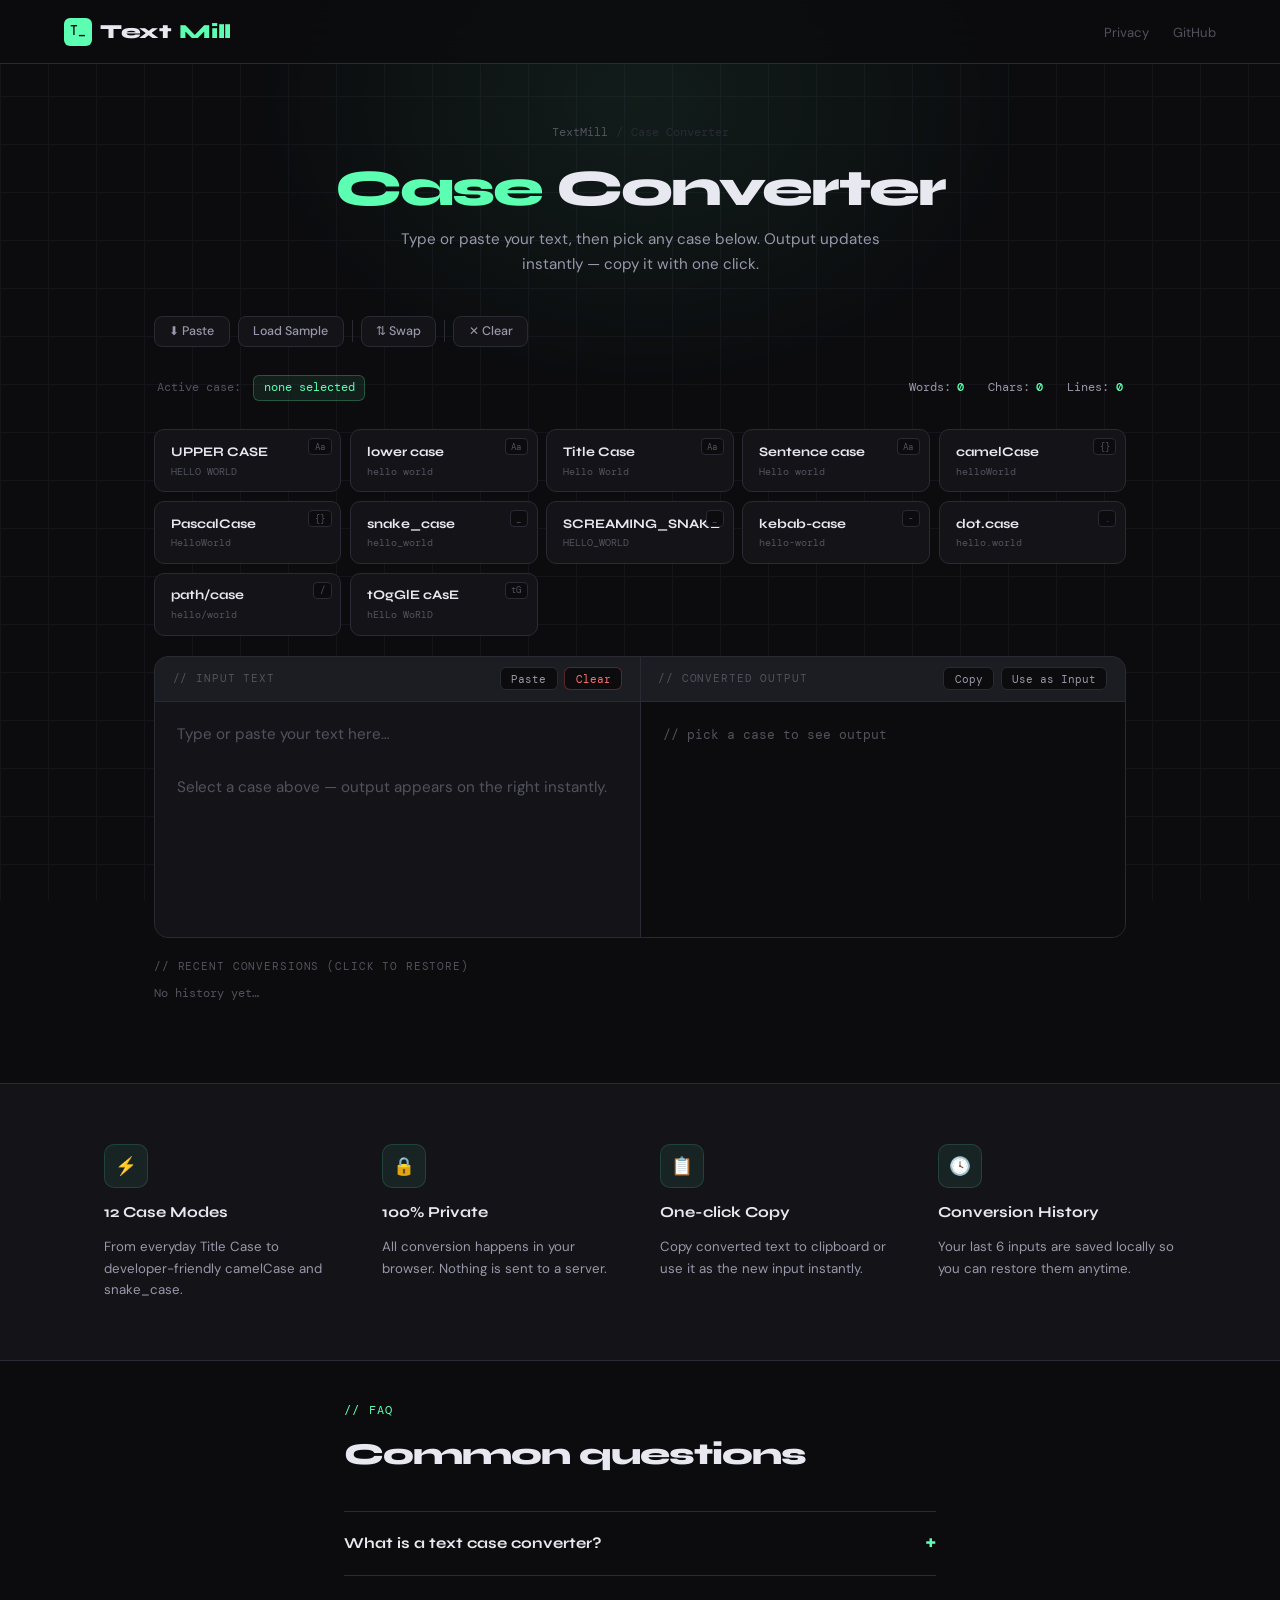
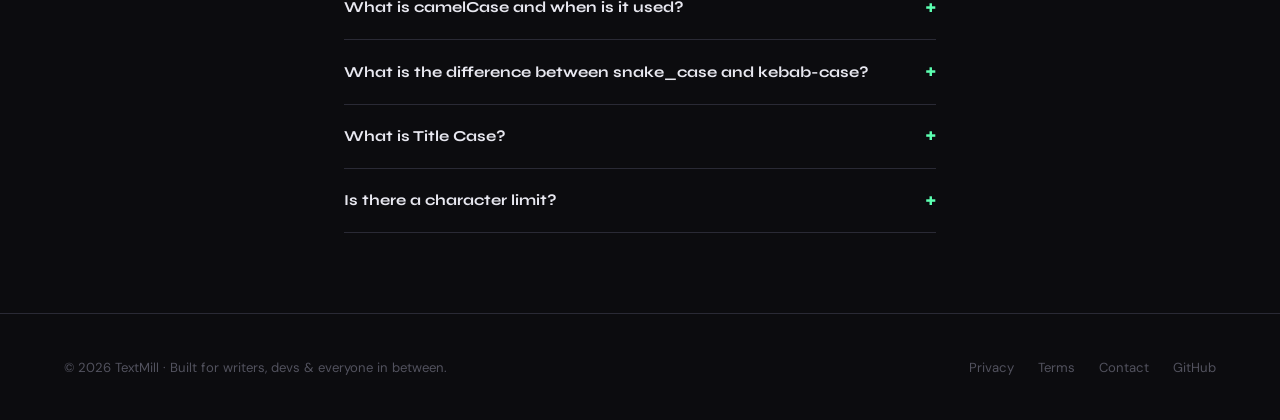
<file: case-converter.html>
<!DOCTYPE html>
<html lang="en">

<head>
  <meta charset="UTF-8" />
  <meta name="viewport" content="width=device-width, initial-scale=1.0" />
  <title>Case Converter — Free Online Text Case Changer | TextMill</title>
  <meta name="description"
    content="Free online case converter tool. Convert text to UPPERCASE, lowercase, Title Case, Sentence case, camelCase, PascalCase, snake_case, kebab-case and more. Instant, private, no sign-up." />
  <meta name="keywords"
    content="case converter, text case converter, uppercase converter, lowercase converter, title case, camelcase converter, snake case, kebab case, pascal case, sentence case" />
  <link rel="canonical" href="https://textmill.site/case-converter" />
  <meta property="og:title" content="Case Converter — Free Online Text Case Changer | TextMill" />
  <meta property="og:description"
    content="Convert text to any case instantly — UPPER, lower, Title, camelCase, snake_case, kebab-case and more. Free, private, browser-based." />
  <meta property="og:type" content="website" />

  <link
    href="https://fonts.googleapis.com/css2?family=Syne:wght@400;600;700;800&family=DM+Mono:ital,wght@0,400;0,500;1,400&family=DM+Sans:ital,opsz,wght@0,9..40,300;0,9..40,400;0,9..40,500;1,9..40,300&display=swap"
    rel="stylesheet" />
  <link rel="stylesheet" href="style.css" />
  <link rel="shortcut icon" href="Capture.PNG" type="image/x-icon">
  <style>
    /* ── Page hero ── */
    .tool-page-hero {
      position: relative;
      z-index: 1;
      max-width: 760px;
      margin: 0 auto;
      padding: 60px 5vw 40px;
      text-align: center;
    }

    .breadcrumb {
      font-family: var(--font-mono);
      font-size: .72rem;
      color: var(--muted);
      margin-bottom: 1.2rem;
      display: flex;
      align-items: center;
      justify-content: center;
      gap: .5rem;
    }

    .breadcrumb a {
      color: var(--muted);
      text-decoration: none;
      transition: color .2s;
    }

    .breadcrumb a:hover {
      color: var(--accent);
    }

    .breadcrumb span {
      color: var(--border);
    }

    .tool-page-hero h1 {
      font-size: clamp(2rem, 5vw, 3.2rem);
      animation: none;
      opacity: 1;
      margin-bottom: .75rem;
    }

    .tool-page-hero p {
      color: var(--text-dim);
      font-size: .95rem;
      max-width: 500px;
      margin: 0 auto;
    }

    /* ── Wrap ── */
    .tool-wrap {
      position: relative;
      z-index: 1;
      max-width: 1100px;
      margin: 0 auto;
      padding: 0 5vw 80px;
      display: flex;
      flex-direction: column;
      gap: 1.25rem;
    }

    /* ── Case buttons grid ── */
    .case-grid {
      display: grid;
      grid-template-columns: repeat(auto-fill, minmax(168px, 1fr));
      gap: .55rem;
    }

    .case-btn {
      background: var(--surface);
      border: 1px solid var(--border);
      border-radius: 10px;
      padding: .85rem 1rem;
      cursor: pointer;
      text-align: left;
      transition: all .2s;
      display: flex;
      flex-direction: column;
      gap: .3rem;
      position: relative;
      overflow: hidden;
    }

    .case-btn::before {
      content: '';
      position: absolute;
      inset: 0;
      opacity: 0;
      transition: opacity .2s;
    }

    .case-btn:hover {
      background: var(--surface2);
    }

    .case-btn:hover::before {
      opacity: 1;
    }

    .case-btn.active {
      border-color: rgba(92, 255, 177, .45);
      background: rgba(92, 255, 177, .06);
    }

    .case-btn.active::before {
      opacity: 1;
    }

    /* Each button gets a unique accent color */
    .case-btn[data-case="upper"] {
      --c: #5cffb1;
    }

    .case-btn[data-case="lower"] {
      --c: #60a5fa;
    }

    .case-btn[data-case="title"] {
      --c: #fb923c;
    }

    .case-btn[data-case="sentence"] {
      --c: #facc15;
    }

    .case-btn[data-case="camel"] {
      --c: #c084fc;
    }

    .case-btn[data-case="pascal"] {
      --c: #f472b6;
    }

    .case-btn[data-case="snake"] {
      --c: #2dd4bf;
    }

    .case-btn[data-case="screaming"] {
      --c: #ff6f6f;
    }

    .case-btn[data-case="kebab"] {
      --c: #38bdf8;
    }

    .case-btn[data-case="dot"] {
      --c: #a3e635;
    }

    .case-btn[data-case="path"] {
      --c: #fbbf24;
    }

    .case-btn[data-case="toggle"] {
      --c: #818cf8;
    }

    .case-btn::before {
      background: linear-gradient(135deg, color-mix(in srgb, var(--c) 6%, transparent), transparent 65%);
    }

    .case-btn.active {
      border-color: color-mix(in srgb, var(--c) 50%, transparent);
      background: color-mix(in srgb, var(--c) 6%, var(--surface));
    }

    .case-btn-label {
      font-family: var(--font-head);
      font-size: .82rem;
      font-weight: 700;
      color: var(--text);
      transition: color .15s;
    }

    .case-btn.active .case-btn-label,
    .case-btn:hover .case-btn-label {
      color: var(--c, var(--accent));
    }

    .case-btn-preview {
      font-family: var(--font-mono);
      font-size: .65rem;
      color: var(--muted);
      white-space: nowrap;
      overflow: hidden;
      text-overflow: ellipsis;
    }

    .case-btn-tag {
      position: absolute;
      top: .5rem;
      right: .55rem;
      font-family: var(--font-mono);
      font-size: .55rem;
      color: var(--muted);
      background: var(--bg);
      border: 1px solid var(--border);
      border-radius: 4px;
      padding: .1rem .35rem;
    }

    /* ── Editor area ── */
    .editors-row {
      display: grid;
      grid-template-columns: 1fr 1fr;
      gap: 1px;
      background: var(--border);
      border: 1px solid var(--border);
      border-radius: var(--radius);
      overflow: hidden;
    }

    .editor-panel {
      background: var(--surface);
      display: flex;
      flex-direction: column;
      min-height: 280px;
    }

    .editor-panel.out-panel {
      background: var(--bg);
    }

    .panel-header {
      display: flex;
      align-items: center;
      justify-content: space-between;
      padding: .65rem 1.1rem;
      border-bottom: 1px solid var(--border);
      background: var(--surface2);
      gap: .5rem;
      flex-wrap: wrap;
    }

    .panel-label {
      font-family: var(--font-mono);
      font-size: .68rem;
      color: var(--muted);
      text-transform: uppercase;
      letter-spacing: .08em;
    }

    .panel-actions {
      display: flex;
      gap: .4rem;
    }

    .sm-btn {
      background: var(--bg);
      border: 1px solid var(--border);
      border-radius: 6px;
      padding: .22rem .65rem;
      color: var(--text-dim);
      font-family: var(--font-mono);
      font-size: .68rem;
      cursor: pointer;
      transition: all .2s;
    }

    .sm-btn:hover {
      border-color: var(--accent);
      color: var(--accent);
    }

    #textInput {
      flex: 1;
      width: 100%;
      background: transparent;
      border: none;
      padding: 1.2rem 1.4rem;
      color: var(--text);
      font-family: var(--font-body);
      font-size: .95rem;
      line-height: 1.75;
      resize: none;
      outline: none;
    }

    #textInput::placeholder {
      color: var(--muted);
    }

    #textOutput {
      flex: 1;
      padding: 1.2rem 1.4rem;
      font-family: var(--font-body);
      font-size: .95rem;
      line-height: 1.75;
      color: var(--text);
      white-space: pre-wrap;
      word-break: break-word;
      overflow: auto;
    }

    .output-placeholder {
      color: var(--muted);
      font-family: var(--font-mono);
      font-size: .8rem;
    }

    /* ── Active case badge ── */
    .active-case-strip {
      display: flex;
      align-items: center;
      gap: .75rem;
      padding: .5rem .2rem;
      flex-wrap: wrap;
    }

    .active-case-label {
      font-family: var(--font-mono);
      font-size: .72rem;
      color: var(--muted);
    }

    .active-case-badge {
      font-family: var(--font-mono);
      font-size: .72rem;
      background: rgba(92, 255, 177, .08);
      border: 1px solid rgba(92, 255, 177, .25);
      color: var(--accent);
      border-radius: 6px;
      padding: .18rem .6rem;
    }

    /* ── Stats ── */
    .stats-row {
      display: flex;
      gap: 1.5rem;
      flex-wrap: wrap;
      padding: .25rem 0;
    }

    .istat {
      font-family: var(--font-mono);
      font-size: .72rem;
      color: var(--text-dim);
      display: flex;
      align-items: center;
      gap: .4rem;
    }

    .istat-val {
      color: var(--accent);
      font-weight: 500;
    }

    /* ── History chips ── */
    .history-wrap {
      display: flex;
      flex-direction: column;
      gap: .6rem;
    }

    .history-label {
      font-family: var(--font-mono);
      font-size: .68rem;
      color: var(--muted);
      text-transform: uppercase;
      letter-spacing: .08em;
    }

    .history-chips {
      display: flex;
      gap: .4rem;
      flex-wrap: wrap;
    }

    .history-chip {
      background: var(--surface);
      border: 1px solid var(--border);
      border-radius: 6px;
      padding: .2rem .65rem;
      font-family: var(--font-mono);
      font-size: .68rem;
      color: var(--text-dim);
      cursor: pointer;
      transition: all .2s;
      max-width: 180px;
      overflow: hidden;
      text-overflow: ellipsis;
      white-space: nowrap;
    }

    .history-chip:hover {
      border-color: var(--accent);
      color: var(--accent);
    }

    .history-empty {
      font-family: var(--font-mono);
      font-size: .72rem;
      color: var(--muted);
    }

    /* ── Toolbar ── */
    .toolbar {
      display: flex;
      align-items: center;
      gap: .5rem;
      flex-wrap: wrap;
    }

    .tb-btn {
      background: var(--surface);
      border: 1px solid var(--border);
      border-radius: 8px;
      padding: .4rem .9rem;
      color: var(--text-dim);
      font-family: var(--font-body);
      font-size: .78rem;
      font-weight: 500;
      cursor: pointer;
      transition: all .2s;
      display: flex;
      align-items: center;
      gap: .4rem;
      white-space: nowrap;
    }

    .tb-btn:hover {
      border-color: var(--accent);
      color: var(--accent);
      background: rgba(92, 255, 177, .05);
    }

    .tb-btn.danger:hover {
      border-color: var(--accent3);
      color: var(--accent3);
      background: rgba(255, 111, 111, .05);
    }

    .sep {
      width: 1px;
      height: 22px;
      background: var(--border);
      flex-shrink: 0;
    }

    /* ── Toast ── */
    .toast {
      position: fixed;
      bottom: 2rem;
      right: 2rem;
      background: var(--surface2);
      border: 1px solid rgba(92, 255, 177, .3);
      border-radius: 10px;
      padding: .65rem 1.2rem;
      font-size: .82rem;
      color: var(--accent);
      font-family: var(--font-mono);
      z-index: 999;
      opacity: 0;
      transform: translateY(10px);
      transition: opacity .25s, transform .25s;
      pointer-events: none;
    }

    .toast.show {
      opacity: 1;
      transform: translateY(0);
    }

    /* ── FAQ ── */
    .faq-section {
      position: relative;
      z-index: 1;
      max-width: 720px;
      margin: 0 auto;
      padding: 40px 5vw 80px;
    }

    .faq-section h2 {
      font-family: var(--font-head);
      font-size: clamp(1.4rem, 3vw, 1.9rem);
      font-weight: 800;
      letter-spacing: -.03em;
      margin-bottom: 2rem;
    }

    .faq-item {
      border-top: 1px solid var(--border);
      padding: 1.1rem 0;
    }

    .faq-item:last-child {
      border-bottom: 1px solid var(--border);
    }

    .faq-q {
      font-family: var(--font-head);
      font-size: .95rem;
      font-weight: 700;
      cursor: pointer;
      display: flex;
      align-items: center;
      justify-content: space-between;
      gap: 1rem;
      user-select: none;
    }

    .faq-q::after {
      content: '+';
      font-family: var(--font-mono);
      font-size: 1.1rem;
      color: var(--accent);
      flex-shrink: 0;
      transition: transform .25s;
    }

    .faq-item.open .faq-q::after {
      transform: rotate(45deg);
    }

    .faq-a {
      font-size: .85rem;
      color: var(--text-dim);
      line-height: 1.7;
      max-height: 0;
      overflow: hidden;
      transition: max-height .35s ease, padding .35s ease;
    }

    .faq-item.open .faq-a {
      max-height: 240px;
      padding-top: .75rem;
    }

    /* ── Responsive ── */
    @media (max-width: 760px) {
      .editors-row {
        grid-template-columns: 1fr;
      }

      .editor-panel {
        min-height: 220px;
      }

      .case-grid {
        grid-template-columns: repeat(auto-fill, minmax(140px, 1fr));
      }
    }

    @media (max-width: 500px) {
      .tool-page-hero {
        padding-top: 40px;
      }
    }
  </style>

  <script type="application/ld+json">
  {
    "@context": "https://schema.org",
    "@type": "WebApplication",
    "name": "Case Converter — TextMill",
    "url": "https://textMill.site/case-converter",
    "description": "Free online text case converter. Convert to UPPERCASE, lowercase, Title Case, camelCase, snake_case, kebab-case and more.",
    "applicationCategory": "UtilitiesApplication",
    "operatingSystem": "Any",
    "offers": { "@type": "Offer", "price": "0", "priceCurrency": "USD" }
  }
  </script>
</head>

<body>

  <!-- NAV -->
  <nav>
    <a href="#" class="logo">
      <div class="logo-mark">T_</div>
      Text<em>Mill</em>
    </a>
    <ul class="footer-links">
      <li><a href="https://lootlo.pages.dev/privacy">Privacy</a></li>
      <!-- <li><a href="#">Terms</a></li>
      <li><a href="#">Contact</a></li> -->
      <li><a href="https://github.com/devnydv">GitHub</a></li>
    </ul>
  </nav>

  <!-- HERO -->
  <div class="tool-page-hero">
    <div class="breadcrumb">
      <a href="index.html">TextMill</a>
      <span>/</span>
      <span>Case Converter</span>
    </div>
    <h1><span style="color:var(--accent)">Case</span> Converter</h1>
    <p>Type or paste your text, then pick any case below. Output updates instantly — copy it with one click.</p>
  </div>

  <!-- TOOL -->
  <div class="tool-wrap">

    <!-- Toolbar -->
    <div class="toolbar">
      <button class="tb-btn" id="btnPaste">⬇ Paste</button>
      <button class="tb-btn" id="btnSample">Load Sample</button>
      <div class="sep"></div>
      <button class="tb-btn" id="btnSwap">⇅ Swap</button>
      <div class="sep"></div>
      <button class="tb-btn danger" id="btnClear">✕ Clear</button>
    </div>

    <!-- Active badge + stats -->
    <div class="active-case-strip">
      <span class="active-case-label">Active case:</span>
      <span class="active-case-badge" id="activeBadge">none selected</span>
      <div class="stats-row" id="statsRow" style="margin-left:auto;">
        <span class="istat">Words: <span class="istat-val" id="sWords">0</span></span>
        <span class="istat">Chars: <span class="istat-val" id="sChars">0</span></span>
        <span class="istat">Lines: <span class="istat-val" id="sLines">0</span></span>
      </div>
    </div>

    <!-- Case buttons -->
    <div class="case-grid" id="caseGrid">
      <button class="case-btn" data-case="upper">
        <span class="case-btn-tag">Aa</span>
        <span class="case-btn-label">UPPER CASE</span>
        <span class="case-btn-preview">HELLO WORLD</span>
      </button>
      <button class="case-btn" data-case="lower">
        <span class="case-btn-tag">Aa</span>
        <span class="case-btn-label">lower case</span>
        <span class="case-btn-preview">hello world</span>
      </button>
      <button class="case-btn" data-case="title">
        <span class="case-btn-tag">Aa</span>
        <span class="case-btn-label">Title Case</span>
        <span class="case-btn-preview">Hello World</span>
      </button>
      <button class="case-btn" data-case="sentence">
        <span class="case-btn-tag">Aa</span>
        <span class="case-btn-label">Sentence case</span>
        <span class="case-btn-preview">Hello world</span>
      </button>
      <button class="case-btn" data-case="camel">
        <span class="case-btn-tag">{}</span>
        <span class="case-btn-label">camelCase</span>
        <span class="case-btn-preview">helloWorld</span>
      </button>
      <button class="case-btn" data-case="pascal">
        <span class="case-btn-tag">{}</span>
        <span class="case-btn-label">PascalCase</span>
        <span class="case-btn-preview">HelloWorld</span>
      </button>
      <button class="case-btn" data-case="snake">
        <span class="case-btn-tag">_</span>
        <span class="case-btn-label">snake_case</span>
        <span class="case-btn-preview">hello_world</span>
      </button>
      <button class="case-btn" data-case="screaming">
        <span class="case-btn-tag">_</span>
        <span class="case-btn-label">SCREAMING_SNAKE</span>
        <span class="case-btn-preview">HELLO_WORLD</span>
      </button>
      <button class="case-btn" data-case="kebab">
        <span class="case-btn-tag">-</span>
        <span class="case-btn-label">kebab-case</span>
        <span class="case-btn-preview">hello-world</span>
      </button>
      <button class="case-btn" data-case="dot">
        <span class="case-btn-tag">.</span>
        <span class="case-btn-label">dot.case</span>
        <span class="case-btn-preview">hello.world</span>
      </button>
      <button class="case-btn" data-case="path">
        <span class="case-btn-tag">/</span>
        <span class="case-btn-label">path/case</span>
        <span class="case-btn-preview">hello/world</span>
      </button>
      <button class="case-btn" data-case="toggle">
        <span class="case-btn-tag">tG</span>
        <span class="case-btn-label">tOgGlE cAsE</span>
        <span class="case-btn-preview">hElLo WoRlD</span>
      </button>
    </div>

    <!-- Editors -->
    <div class="editors-row">
      <div class="editor-panel">
        <div class="panel-header">
          <span class="panel-label">// input text</span>
          <div class="panel-actions">
            <button class="sm-btn" id="btnPasteSmall">Paste</button>
            <button class="sm-btn" id="btnClearSmall"
              style="color:var(--accent3);border-color:rgba(255,111,111,.3)">Clear</button>
          </div>
        </div>
        <textarea id="textInput"
          placeholder="Type or paste your text here…&#10;&#10;Select a case above — output appears on the right instantly."
          spellcheck="true"></textarea>
      </div>

      <div class="editor-panel out-panel">
        <div class="panel-header">
          <span class="panel-label">// converted output</span>
          <div class="panel-actions">
            <button class="sm-btn" id="btnCopy">Copy</button>
            <button class="sm-btn" id="btnUseAsInput">Use as Input</button>
          </div>
        </div>
        <div id="textOutput"><span class="output-placeholder">// pick a case to see output</span></div>
      </div>
    </div>

    <!-- History -->
    <div class="history-wrap">
      <div class="history-label">// recent conversions (click to restore)</div>
      <div class="history-chips" id="historyChips">
        <span class="history-empty">No history yet…</span>
      </div>
    </div>

  </div>

  <!-- FEATURES -->
  <div class="features-wrap">
    <div class="features-inner">
      <div class="feature">
        <div class="feature-icon">⚡</div>
        <div class="feature-title">12 Case Modes</div>
        <div class="feature-desc">From everyday Title Case to developer-friendly camelCase and snake_case.</div>
      </div>
      <div class="feature">
        <div class="feature-icon">🔒</div>
        <div class="feature-title">100% Private</div>
        <div class="feature-desc">All conversion happens in your browser. Nothing is sent to a server.</div>
      </div>
      <div class="feature">
        <div class="feature-icon">📋</div>
        <div class="feature-title">One-click Copy</div>
        <div class="feature-desc">Copy converted text to clipboard or use it as the new input instantly.</div>
      </div>
      <div class="feature">
        <div class="feature-icon">🕓</div>
        <div class="feature-title">Conversion History</div>
        <div class="feature-desc">Your last 6 inputs are saved locally so you can restore them anytime.</div>
      </div>
    </div>
  </div>

  <!-- FAQ -->
  <section class="faq-section" aria-label="FAQ about Case Converter">
    <div class="section-label">// faq</div>
    <h2>Common questions</h2>

    <div class="faq-item">
      <div class="faq-q">What is a text case converter?</div>
      <div class="faq-a">A case converter transforms text between different capitalization formats. Writers use it for
        consistent formatting; developers use it to convert variable names, API keys, and identifiers between naming
        conventions like camelCase, snake_case, and PascalCase.</div>
    </div>
    <div class="faq-item">
      <div class="faq-q">What is camelCase and when is it used?</div>
      <div class="faq-a">camelCase writes each word with no spaces, capitalizing every word except the first (e.g.
        helloWorld). It's the standard naming convention for variables and functions in JavaScript, Java, and many other
        languages.</div>
    </div>
    <div class="faq-item">
      <div class="faq-q">What is the difference between snake_case and kebab-case?</div>
      <div class="faq-a">snake_case uses underscores to separate words (hello_world) and is common in Python and
        database column names. kebab-case uses hyphens (hello-world) and is typically used in URLs, CSS class names, and
        HTML attributes.</div>
    </div>
    <div class="faq-item">
      <div class="faq-q">What is Title Case?</div>
      <div class="faq-a">Title Case capitalizes the first letter of every major word. It's used in headings, article
        titles, book names, and product names to give text a formal, polished appearance.</div>
    </div>
    <div class="faq-item">
      <div class="faq-q">Is there a character limit?</div>
      <div class="faq-a">No — the converter handles any amount of text entirely in your browser. Paste an entire
        document if you need to.</div>
    </div>
  </section>

  <!-- FOOTER -->
  <footer>
    <div class="footer-copy">© 2026 TextMill · Built for writers, devs &amp; everyone in between.</div>
    <ul class="footer-links">
      <li><a href="#">Privacy</a></li>
      <li><a href="#">Terms</a></li>
      <li><a href="#">Contact</a></li>
      <li><a href="#">GitHub</a></li>
    </ul>
  </footer>

  <div class="toast" id="toast">Copied!</div>

  <script>
    const textInput = document.getElementById('textInput');
    const textOutput = document.getElementById('textOutput');
    const activeBadge = document.getElementById('activeBadge');
    const historyChips = document.getElementById('historyChips');
    const toast = document.getElementById('toast');

    let activeCase = null;
    let history = [];
    let toastTimer;

    /* ── Toast ── */
    function showToast(msg) {
      toast.textContent = msg;
      toast.classList.add('show');
      clearTimeout(toastTimer);
      toastTimer = setTimeout(() => toast.classList.remove('show'), 1800);
    }

    /* ── Stats ── */
    function updateStats(text) {
      document.getElementById('sWords').textContent = text.trim() === '' ? 0 : text.trim().split(/\s+/).length;
      document.getElementById('sChars').textContent = text.length;
      document.getElementById('sLines').textContent = text === '' ? 0 : text.split('\n').length;
    }

    /* ── Case converters ── */
    const MINOR_WORDS = new Set(['a', 'an', 'the', 'and', 'but', 'or', 'for', 'nor', 'on', 'at', 'to', 'by', 'in', 'of', 'up', 'as', 'is', 'it', 'its']);

    function toWords(text) {
      return text.replace(/([a-z])([A-Z])/g, '$1 $2')
        .replace(/[_\-./]+/g, ' ')
        .replace(/\s+/g, ' ')
        .trim();
    }

    function titleCase(text) {
      return text.split(/\s+/).map((w, i) => {
        const low = w.toLowerCase();
        return (i === 0 || !MINOR_WORDS.has(low)) ? low.charAt(0).toUpperCase() + low.slice(1) : low;
      }).join(' ');
    }

    function sentenceCase(text) {
      return text.toLowerCase()
        .replace(/(^\s*\w|[.!?]\s+\w)/g, c => c.toUpperCase());
    }

    function toggleCase(text) {
      return text.split('').map(c =>
        c === c.toUpperCase() ? c.toLowerCase() : c.toUpperCase()
      ).join('');
    }

    const CONVERTERS = {
      upper: t => t.toUpperCase(),
      lower: t => t.toLowerCase(),
      title: t => titleCase(toWords(t)),
      sentence: t => sentenceCase(t),
      camel: t => { const w = toWords(t).toLowerCase().split(/\s+/); return w[0] + w.slice(1).map(x => x.charAt(0).toUpperCase() + x.slice(1)).join(''); },
      pascal: t => toWords(t).toLowerCase().split(/\s+/).map(x => x.charAt(0).toUpperCase() + x.slice(1)).join(''),
      snake: t => toWords(t).toLowerCase().split(/\s+/).join('_'),
      screaming: t => toWords(t).toUpperCase().split(/\s+/).join('_'),
      kebab: t => toWords(t).toLowerCase().split(/\s+/).join('-'),
      dot: t => toWords(t).toLowerCase().split(/\s+/).join('.'),
      path: t => toWords(t).toLowerCase().split(/\s+/).join('/'),
      toggle: t => toggleCase(t),
    };

    const LABELS = {
      upper: 'UPPER CASE', lower: 'lower case', title: 'Title Case', sentence: 'Sentence case',
      camel: 'camelCase', pascal: 'PascalCase', snake: 'snake_case', screaming: 'SCREAMING_SNAKE',
      kebab: 'kebab-case', dot: 'dot.case', path: 'path/case', toggle: 'tOgGlE cAsE',
    };

    /* ── Convert ── */
    function convert() {
      const text = textInput.value;
      updateStats(text);

      if (!activeCase || !text.trim()) {
        textOutput.innerHTML = '<span class="output-placeholder">// pick a case to see output</span>';
        return;
      }

      const result = CONVERTERS[activeCase](text);
      textOutput.textContent = result;
    }

    /* ── Case button click ── */
    document.querySelectorAll('.case-btn').forEach(btn => {
      btn.addEventListener('click', () => {
        document.querySelectorAll('.case-btn').forEach(b => b.classList.remove('active'));
        btn.classList.add('active');
        activeCase = btn.dataset.case;
        activeBadge.textContent = LABELS[activeCase];
        activeBadge.style.background = `color-mix(in srgb, var(--c, var(--accent)) 10%, transparent)`;

        // push to history
        const val = textInput.value.trim();
        if (val && !history.includes(val)) {
          history.unshift(val);
          history = history.slice(0, 6);
          renderHistory();
        }

        convert();
      });
    });

    /* ── History ── */
    function renderHistory() {
      if (!history.length) {
        historyChips.innerHTML = '<span class="history-empty">No history yet…</span>';
        return;
      }
      historyChips.innerHTML = history.map((h, i) =>
        `<span class="history-chip" data-i="${i}" title="${h}">${h.slice(0, 30)}${h.length > 30 ? '…' : ''}</span>`
      ).join('');
      historyChips.querySelectorAll('.history-chip').forEach(chip => {
        chip.addEventListener('click', () => {
          textInput.value = history[chip.dataset.i];
          convert();
          showToast('Restored!');
        });
      });
    }

    renderHistory();

    /* ── Toolbar actions ── */
    textInput.addEventListener('input', convert);

    document.getElementById('btnClear').addEventListener('click', () => {
      textInput.value = '';
      convert();
      textInput.focus();
    });

    document.getElementById('btnClearSmall').addEventListener('click', () => {
      textInput.value = '';
      convert();
      textInput.focus();
    });

    async function paste() {
      try {
        const t = await navigator.clipboard.readText();
        textInput.value = t;
        convert();
        showToast('Pasted!');
      } catch { showToast('Allow clipboard access'); }
    }

    document.getElementById('btnPaste').addEventListener('click', paste);
    document.getElementById('btnPasteSmall').addEventListener('click', paste);

    document.getElementById('btnSample').addEventListener('click', () => {
      textInput.value = 'The quick brown fox jumps over the lazy dog. Hello World from TextCraft — your favorite text tool suite!';
      convert();
    });

    document.getElementById('btnCopy').addEventListener('click', () => {
      const t = textOutput.textContent;
      if (!t || t.includes('// pick a case')) { showToast('Nothing to copy'); return; }
      navigator.clipboard.writeText(t).then(() => showToast('Copied!'));
    });

    document.getElementById('btnUseAsInput').addEventListener('click', () => {
      const t = textOutput.textContent;
      if (!t || t.includes('// pick a case')) { showToast('Nothing to use'); return; }
      textInput.value = t;
      convert();
      showToast('Used as input!');
    });

    document.getElementById('btnSwap').addEventListener('click', () => {
      const out = textOutput.textContent;
      if (!out || out.includes('// pick a case')) { showToast('Nothing to swap'); return; }
      textInput.value = out;
      convert();
      showToast('Swapped!');
    });

    /* ── FAQ ── */
    document.querySelectorAll('.faq-item').forEach(item => {
      item.querySelector('.faq-q').addEventListener('click', () => item.classList.toggle('open'));
    });
  </script>
</body>

</html>
</file>
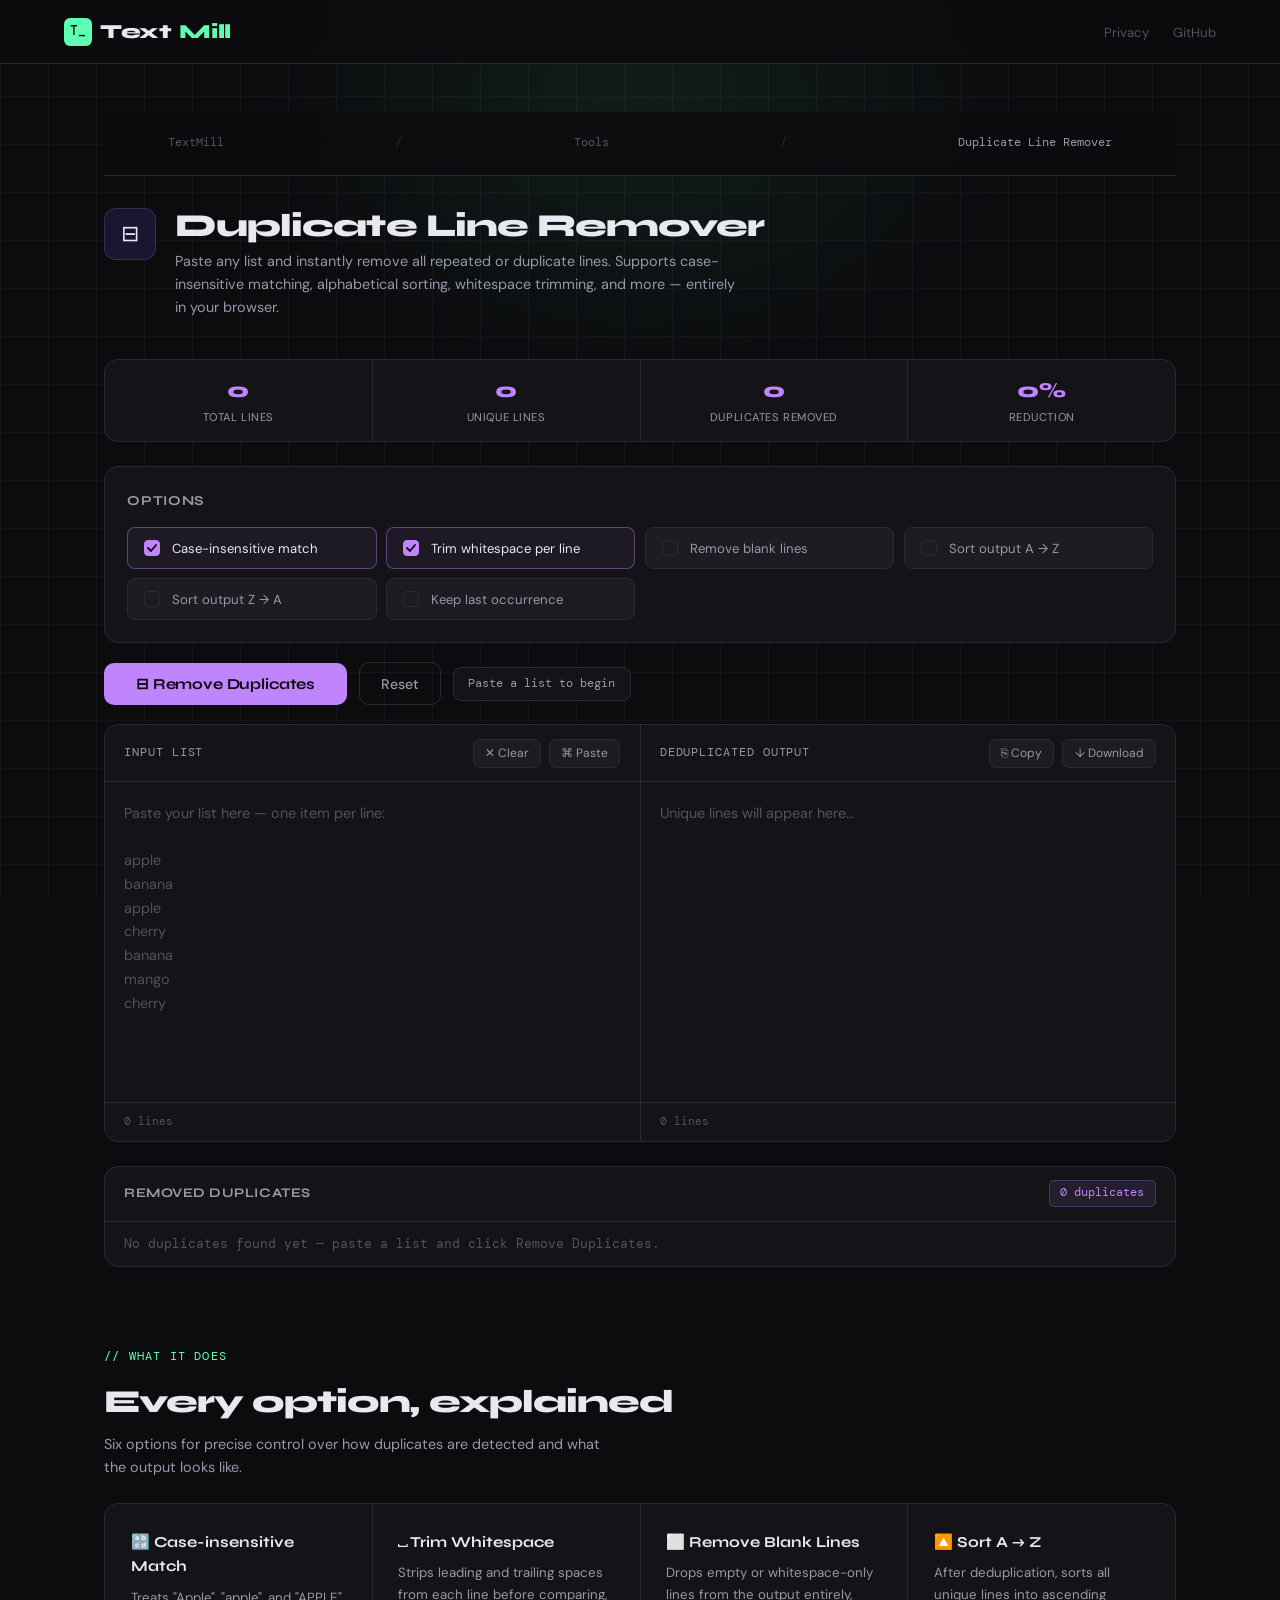
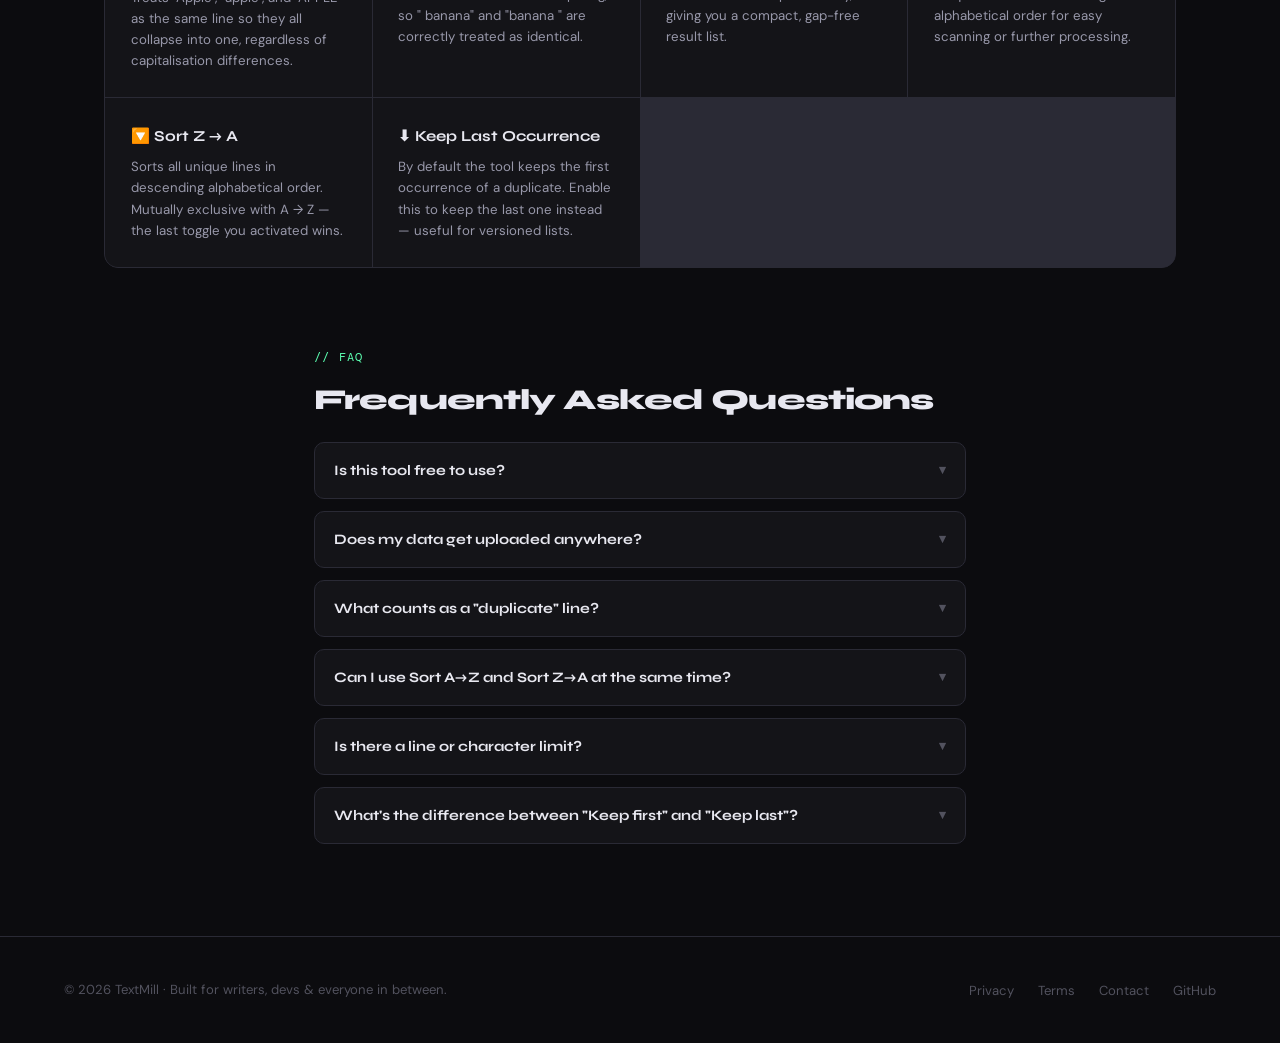
<file: duplicate-line-remover.html>
<!DOCTYPE html>
<html lang="en">
<head>
  <meta charset="UTF-8" />
  <meta name="viewport" content="width=device-width, initial-scale=1.0" />

  <!-- SEO -->
  <title>Duplicate Line Remover — Remove Repeated Lines from Any List | TextMill</title>
  <meta name="description" content="Free online duplicate line remover. Paste any list and instantly delete all repeated or duplicate lines. Case-sensitive or insensitive, sort output, keep order — no sign-up needed." />
  <meta name="keywords" content="duplicate line remover, remove duplicate lines, delete repeated lines, unique lines online, deduplicate text, remove duplicates from list, online list cleaner" />
  <link rel="canonical" href="https://textmill.site/duplicate-line-remover" />

  <!-- Open Graph -->
  <meta property="og:type" content="website" />
  <meta property="og:title" content="Duplicate Line Remover — Remove Repeated Lines Instantly | TextMill" />
  <meta property="og:description" content="Paste any list and instantly strip all repeated or duplicate lines. Case-sensitive, sort, and count options. Free, private, browser-based." />
  <meta property="og:url" content="https://textmill.site/duplicate-line-remover" />
  <meta property="og:site_name" content="TextMill" />

  <!-- Twitter Card -->
  <meta name="twitter:card" content="summary_large_image" />
  <meta name="twitter:title" content="Duplicate Line Remover — Clean Up Any List Instantly" />
  <meta name="twitter:description" content="Remove repeated or duplicate lines from any text list — free, instant, and private." />
<!-- link favicon -->
  <link rel="icon" type="image/x-icon" href="Capture.PNG" />
  <!-- Schema.org: WebApplication -->
  <script type="application/ld+json">
  {
    "@context": "https://schema.org",
    "@type": "WebApplication",
    "name": "Duplicate Line Remover",
    "url": "https://textmill.site/duplicate-line-remover",
    "description": "Free online tool to remove duplicate or repeated lines from any text list, with options for case sensitivity, sorting, and blank line handling.",
    "applicationCategory": "UtilitiesApplication",
    "operatingSystem": "All",
    "offers": { "@type": "Offer", "price": "0", "priceCurrency": "USD" },
    "featureList": [
      "Remove duplicate lines",
      "Case-sensitive and case-insensitive matching",
      "Sort output alphabetically",
      "Keep original line order",
      "Remove blank lines",
      "Trim whitespace before comparing",
      "Show duplicate count"
    ]
  }
  </script>

  <!-- Schema.org: BreadcrumbList -->
  <script type="application/ld+json">
  {
    "@context": "https://schema.org",
    "@type": "BreadcrumbList",
    "itemListElement": [
      { "@type": "ListItem", "position": 1, "name": "TextMill", "item": "https://textmill.site" },
      { "@type": "ListItem", "position": 2, "name": "Tools",     "item": "https://textmill.site/#tools" },
      { "@type": "ListItem", "position": 3, "name": "Duplicate Line Remover", "item": "https://textmill.site/duplicate-line-remover" }
    ]
  }
  </script>

  <link href="https://fonts.googleapis.com/css2?family=Syne:wght@400;600;700;800&family=DM+Mono:ital,wght@0,400;0,500;1,400&family=DM+Sans:ital,opsz,wght@0,9..40,300;0,9..40,400;0,9..40,500;1,9..40,300&display=swap" rel="stylesheet" />

  <!-- ═══════════════════════════════════════════
       SHARED DESIGN SYSTEM (same as index.html)
       ═══════════════════════════════════════════ -->
  <style>
    *, *::before, *::after { box-sizing: border-box; margin: 0; padding: 0; }

    :root {
      --bg:        #0c0c0f;
      --surface:   #141418;
      --surface2:  #1c1c23;
      --border:    #2a2a35;
      --accent:    #5cffb1;
      --accent2:   #3d8bff;
      --accent3:   #ff6f6f;
      --muted:     #52525e;
      --text:      #e8e8f0;
      --text-dim:  #9898aa;
      --radius:    14px;
      --font-head: 'Syne', sans-serif;
      --font-mono: 'DM Mono', monospace;
      --font-body: 'DM Sans', sans-serif;
    }

    html { scroll-behavior: smooth; }

    body {
      background: var(--bg);
      color: var(--text);
      font-family: var(--font-body);
      font-size: 16px;
      line-height: 1.6;
      min-height: 100vh;
      overflow-x: hidden;
    }

    body::before {
      content: '';
      position: fixed; inset: 0;
      background-image:
        linear-gradient(var(--border) 1px, transparent 1px),
        linear-gradient(90deg, var(--border) 1px, transparent 1px);
      background-size: 48px 48px;
      opacity: .3;
      pointer-events: none;
      z-index: 0;
    }

    body::after {
      content: '';
      position: fixed;
      top: -200px; left: 50%;
      transform: translateX(-50%);
      width: 800px; height: 600px;
      background: radial-gradient(ellipse, rgba(92,255,177,.07) 0%, transparent 70%);
      pointer-events: none;
      z-index: 0;
    }

    /* NAV */
    nav {
      position: sticky; top: 0; z-index: 100;
      display: flex; align-items: center; justify-content: space-between;
      padding: 0 5vw;
      height: 64px;
      background: rgba(12,12,15,.85);
      backdrop-filter: blur(18px);
      border-bottom: 1px solid var(--border);
    }
    .logo {
      font-family: var(--font-head);
      font-size: 1.25rem; font-weight: 800;
      letter-spacing: -.02em;
      color: var(--text); text-decoration: none;
      display: flex; align-items: center; gap: .5rem;
    }
    .logo em { font-style: normal; color: var(--accent); }
    .logo-mark {
      width: 28px; height: 28px;
      background: var(--accent); border-radius: 6px;
      display: flex; align-items: center; justify-content: center;
      font-family: var(--font-mono); font-size: .8rem; font-weight: 500;
      color: #0c0c0f;
    }
    .nav-links { display: flex; align-items: center; gap: 2rem; list-style: none; }
    .nav-links a { color: var(--text-dim); text-decoration: none; font-size: .875rem; font-weight: 500; transition: color .2s; }
    .nav-links a:hover { color: var(--text); }
    .nav-cta { background: var(--accent) !important; color: #0c0c0f !important; padding: .45rem 1.1rem; border-radius: 8px; font-weight: 600 !important; transition: opacity .2s !important; }
    .nav-cta:hover { opacity: .85 !important; }

    .btn-ghost {
      background: transparent; color: var(--text-dim);
      border: 1px solid var(--border); border-radius: 10px;
      padding: .75rem 1.8rem;
      font-family: var(--font-body); font-size: .95rem; font-weight: 500;
      cursor: pointer; transition: border-color .2s, color .2s;
    }
    .btn-ghost:hover { border-color: var(--text-dim); color: var(--text); }

    .section-label {
      font-family: var(--font-mono); font-size: .75rem;
      color: var(--accent); letter-spacing: .1em;
      text-transform: uppercase; margin-bottom: .6rem;
    }

    /* FOOTER */
    footer {
      position: relative; z-index: 1;
      border-top: 1px solid var(--border);
      padding: 2.5rem 5vw;
      display: flex; align-items: center; justify-content: space-between;
      flex-wrap: wrap; gap: 1rem;
    }
    .footer-copy { font-size: .82rem; color: var(--muted); }
    .footer-links { display: flex; gap: 1.5rem; list-style: none; }
    .footer-links a { font-size: .82rem; color: var(--muted); text-decoration: none; transition: color .2s; }
    .footer-links a:hover { color: var(--text-dim); }

    @keyframes fadeUp {
      from { opacity: 0; transform: translateY(16px); }
      to   { opacity: 1; transform: translateY(0); }
    }
    .reveal { opacity: 0; transform: translateY(22px); transition: opacity .55s ease, transform .55s ease; }
    .reveal.visible { opacity: 1; transform: translateY(0); }

    ::-webkit-scrollbar { width: 5px; }
    ::-webkit-scrollbar-track { background: var(--bg); }
    ::-webkit-scrollbar-thumb { background: var(--border); border-radius: 3px; }

    @media (max-width: 620px) { .nav-links { display: none; } }

    /* ═══════════════════════════════════════════
       TOOL-SPECIFIC CSS ONLY
       ═══════════════════════════════════════════ */

    /* -- tool accent colour for this page -- */
    :root { --tool-accent: #c084fc; --tool-bg: #1a1530; }

    .page-wrap {
      position: relative; z-index: 1;
      max-width: 1200px;
      margin: 0 auto;
      padding: 48px 5vw 80px;
    }

    /* Breadcrumb */
    .breadcrumb {
      display: flex; align-items: center; gap: .4rem;
      font-family: var(--font-mono); font-size: .72rem;
      color: var(--muted); margin-bottom: 2rem;
    }
    .breadcrumb a { color: var(--muted); text-decoration: none; transition: color .2s; }
    .breadcrumb a:hover { color: var(--text-dim); }
    .breadcrumb span { color: var(--border); }

    /* Tool header */
    .tool-header {
      display: flex; align-items: flex-start; gap: 1.2rem;
      margin-bottom: 2.5rem;
      animation: fadeUp .5s ease both;
    }
    .tool-header-icon {
      width: 52px; height: 52px; flex-shrink: 0;
      background: var(--tool-bg);
      border: 1px solid rgba(192,132,252,.2);
      border-radius: 12px;
      display: flex; align-items: center; justify-content: center;
      font-size: 1.4rem;
    }
    .tool-header-text h1 {
      font-family: var(--font-head);
      font-size: clamp(1.5rem, 3.5vw, 2rem);
      font-weight: 800; letter-spacing: -.03em; line-height: 1.1;
      animation: none; opacity: 1;
    }
    .tool-header-text p {
      color: var(--text-dim); font-size: .9rem;
      margin-top: .4rem; max-width: 560px;
    }

    /* Stats row */
    .tool-stats {
      display: flex; gap: 1px;
      background: var(--border);
      border: 1px solid var(--border);
      border-radius: var(--radius);
      overflow: hidden;
      margin-bottom: 1.5rem;
      animation: fadeUp .5s .05s ease both;
    }
    .tool-stat {
      flex: 1; background: var(--surface);
      padding: .9rem 1rem; text-align: center;
    }
    .tool-stat-val {
      font-family: var(--font-head);
      font-size: 1.3rem; font-weight: 800;
      color: var(--tool-accent);
    }
    .tool-stat-key {
      font-size: .7rem; color: var(--text-dim);
      text-transform: uppercase; letter-spacing: .05em; margin-top: .1rem;
    }

    /* Options */
    .options-wrap {
      background: var(--surface);
      border: 1px solid var(--border);
      border-radius: var(--radius);
      padding: 1.4rem;
      margin-bottom: 1.2rem;
      animation: fadeUp .5s .1s ease both;
    }
    .options-title {
      font-family: var(--font-head); font-size: .85rem; font-weight: 700;
      margin-bottom: 1rem; color: var(--text-dim);
      text-transform: uppercase; letter-spacing: .05em;
    }
    .options-grid {
      display: grid;
      grid-template-columns: repeat(auto-fill, minmax(210px, 1fr));
      gap: .6rem;
    }
    .opt-toggle {
      display: flex; align-items: center; gap: .75rem;
      background: var(--surface2); border: 1px solid var(--border);
      border-radius: 8px; padding: .7rem 1rem;
      cursor: pointer; transition: border-color .18s, background .18s;
      user-select: none;
    }
    .opt-toggle:hover { border-color: var(--muted); }
    .opt-toggle.active {
      border-color: rgba(192,132,252,.4);
      background: rgba(192,132,252,.06);
    }
    .opt-check {
      width: 16px; height: 16px; flex-shrink: 0;
      border: 1.5px solid var(--border); border-radius: 4px;
      display: flex; align-items: center; justify-content: center;
      transition: all .18s;
    }
    .opt-toggle.active .opt-check { background: var(--tool-accent); border-color: var(--tool-accent); }
    .opt-check svg { display: none; }
    .opt-toggle.active .opt-check svg { display: block; }
    .opt-text { font-size: .82rem; color: var(--text-dim); line-height: 1.3; }
    .opt-toggle.active .opt-text { color: var(--text); }

    /* Action bar */
    .action-bar {
      display: flex; align-items: center; gap: .75rem;
      flex-wrap: wrap; margin: 1.2rem 0;
      animation: fadeUp .5s .15s ease both;
    }
    .btn-run {
      background: var(--tool-accent); color: #0c0c0f;
      border: none; border-radius: 10px;
      padding: .75rem 2rem;
      font-family: var(--font-head); font-size: .95rem; font-weight: 700;
      cursor: pointer; transition: transform .15s, opacity .15s;
      letter-spacing: -.01em;
    }
    .btn-run:hover { transform: translateY(-2px); opacity: .9; }

    .diff-badge {
      font-family: var(--font-mono); font-size: .75rem;
      color: var(--text-dim); padding: .4rem .9rem;
      background: var(--surface); border: 1px solid var(--border);
      border-radius: 8px;
    }

    /* Editor layout */
    .tool-layout {
      display: grid;
      grid-template-columns: 1fr 1fr;
      gap: 1px;
      background: var(--border);
      border: 1px solid var(--border);
      border-radius: var(--radius);
      overflow: hidden;
      animation: fadeUp .5s .2s ease both;
    }
    .tool-pane { background: var(--surface); display: flex; flex-direction: column; }
    .pane-header {
      display: flex; align-items: center; justify-content: space-between;
      padding: .85rem 1.2rem; border-bottom: 1px solid var(--border);
    }
    .pane-label {
      font-family: var(--font-mono); font-size: .72rem;
      color: var(--text-dim); letter-spacing: .08em; text-transform: uppercase;
    }
    .pane-actions { display: flex; gap: .5rem; align-items: center; }
    .icon-btn {
      background: var(--surface2); border: 1px solid var(--border);
      border-radius: 7px; padding: .35rem .7rem;
      color: var(--text-dim); font-size: .75rem;
      font-family: var(--font-body); cursor: pointer;
      transition: all .18s;
      display: flex; align-items: center; gap: .35rem; white-space: nowrap;
    }
    .icon-btn:hover { border-color: var(--text-dim); color: var(--text); }
    .icon-btn.danger:hover { border-color: var(--accent3); color: var(--accent3); }

    textarea {
      flex: 1; background: transparent; border: none; outline: none;
      resize: none; padding: 1.2rem;
      color: var(--text); font-family: var(--font-body);
      font-size: .9rem; line-height: 1.65; min-height: 320px;
    }
    textarea::placeholder { color: var(--muted); }

    .pane-footer {
      display: flex; align-items: center; justify-content: space-between;
      padding: .6rem 1.2rem; border-top: 1px solid var(--border);
    }
    .char-count { font-family: var(--font-mono); font-size: .7rem; color: var(--muted); }

    /* Duplicate highlight list */
    .dupe-preview {
      background: var(--surface);
      border: 1px solid var(--border);
      border-radius: var(--radius);
      margin-top: 1.5rem;
      overflow: hidden;
      animation: fadeUp .5s .25s ease both;
    }
    .dupe-preview-header {
      display: flex; align-items: center; justify-content: space-between;
      padding: .85rem 1.2rem; border-bottom: 1px solid var(--border);
    }
    .dupe-preview-title {
      font-family: var(--font-head); font-size: .82rem; font-weight: 700;
      color: var(--text-dim); text-transform: uppercase; letter-spacing: .04em;
    }
    .dupe-count-badge {
      font-family: var(--font-mono); font-size: .72rem;
      background: rgba(192,132,252,.1); border: 1px solid rgba(192,132,252,.25);
      color: var(--tool-accent); padding: .2rem .65rem; border-radius: 5px;
    }
    .dupe-list {
      max-height: 200px; overflow-y: auto;
      padding: .75rem 1.2rem;
      display: flex; flex-direction: column; gap: .35rem;
    }
    .dupe-list:empty::after {
      content: 'No duplicates found yet — paste a list and click Remove Duplicates.';
      font-size: .8rem; color: var(--muted); font-family: var(--font-mono);
    }
    .dupe-row {
      display: flex; align-items: center; gap: .75rem;
      font-family: var(--font-mono); font-size: .78rem;
    }
    .dupe-row-text {
      flex: 1; color: var(--text-dim);
      white-space: nowrap; overflow: hidden; text-overflow: ellipsis;
    }
    .dupe-row-count {
      font-size: .7rem; padding: .15rem .5rem;
      background: rgba(192,132,252,.1); border: 1px solid rgba(192,132,252,.2);
      color: var(--tool-accent); border-radius: 4px; flex-shrink: 0;
    }

    /* SEO feature grid */
    .seo-section {
      position: relative; z-index: 1;
      max-width: 1200px; margin: 0 auto; padding: 0 5vw 80px;
    }
    .seo-grid {
      display: grid;
      grid-template-columns: repeat(auto-fit, minmax(260px, 1fr));
      gap: 1px; background: var(--border);
      border: 1px solid var(--border);
      border-radius: var(--radius); overflow: hidden; margin-top: 1.5rem;
    }
    .seo-card { background: var(--surface); padding: 1.6rem; }
    .seo-card h3 {
      font-family: var(--font-head); font-size: .95rem; font-weight: 700;
      margin-bottom: .5rem; display: flex; align-items: center; gap: .5rem;
    }
    .seo-card p { font-size: .83rem; color: var(--text-dim); line-height: 1.6; }

    /* FAQ */
    .faq-section {
      position: relative; z-index: 1;
      max-width: 780px; margin: 0 auto; padding: 0 5vw 80px;
    }
    .faq-item {
      border: 1px solid var(--border); border-radius: 10px;
      margin-bottom: .75rem; overflow: hidden; background: var(--surface);
    }
    .faq-q {
      padding: 1rem 1.2rem;
      font-family: var(--font-head); font-size: .9rem; font-weight: 700;
      cursor: pointer; display: flex; justify-content: space-between; align-items: center;
      transition: background .2s;
    }
    .faq-q:hover { background: var(--surface2); }
    .faq-q .arrow { color: var(--muted); font-size: .8rem; transition: transform .2s; }
    .faq-item.open .faq-q .arrow { transform: rotate(180deg); }
    .faq-a {
      padding: 0 1.2rem; max-height: 0; overflow: hidden;
      transition: max-height .3s ease, padding .3s ease;
      font-size: .85rem; color: var(--text-dim); line-height: 1.65;
    }
    .faq-item.open .faq-a { max-height: 200px; padding: 0 1.2rem 1rem; }

    /* Toast */
    .toast {
      position: fixed; bottom: 2rem; right: 2rem;
      background: var(--surface2);
      border: 1px solid rgba(192,132,252,.3);
      color: var(--tool-accent);
      font-family: var(--font-mono); font-size: .78rem;
      padding: .6rem 1.1rem; border-radius: 8px;
      z-index: 999; opacity: 0; transform: translateY(8px);
      transition: opacity .2s, transform .2s; pointer-events: none;
    }
    .toast.show { opacity: 1; transform: translateY(0); }

    @media (max-width: 700px) {
      .tool-layout { grid-template-columns: 1fr; }
      .tool-stats { flex-wrap: wrap; }
      .options-grid { grid-template-columns: 1fr 1fr; }
    }
    @media (max-width: 420px) { .options-grid { grid-template-columns: 1fr; } }
  </style>
</head>
<body>

<!-- NAV -->
<nav>
    <a href="#" class="logo">
      <div class="logo-mark">T_</div>
      Text<em>Mill</em>
    </a>
    <ul class="footer-links">
      <li><a href="https://lootlo.pages.dev/privacy">Privacy</a></li>
      <!-- <li><a href="#">Terms</a></li>
      <li><a href="#">Contact</a></li> -->
      <li><a href="https://github.com/devnydv">GitHub</a></li>
    </ul>
  </nav>

<main>
<div class="page-wrap">

  <!-- Breadcrumb -->
  <nav class="breadcrumb" aria-label="Breadcrumb">
    <a href="index.html">TextMill</a>
    <span>/</span>
    <a href="index.html#tools">Tools</a>
    <span>/</span>
    <span style="color:var(--text-dim)">Duplicate Line Remover</span>
  </nav>

  <!-- Tool Header -->
  <header class="tool-header">
    <div class="tool-header-icon" aria-hidden="true">⊟</div>
    <div class="tool-header-text">
      <h1>Duplicate Line Remover</h1>
      <p>Paste any list and instantly remove all repeated or duplicate lines. Supports case-insensitive matching, alphabetical sorting, whitespace trimming, and more — entirely in your browser.</p>
    </div>
  </header>

  <!-- Stats row -->
  <div class="tool-stats">
    <div class="tool-stat"><div class="tool-stat-val" id="statTotal">0</div><div class="tool-stat-key">Total Lines</div></div>
    <div class="tool-stat"><div class="tool-stat-val" id="statUnique">0</div><div class="tool-stat-key">Unique Lines</div></div>
    <div class="tool-stat"><div class="tool-stat-val" id="statRemoved">0</div><div class="tool-stat-key">Duplicates Removed</div></div>
    <div class="tool-stat"><div class="tool-stat-val" id="statPercent">0%</div><div class="tool-stat-key">Reduction</div></div>
  </div>

  <!-- Options -->
  <div class="options-wrap" role="group" aria-label="Deduplication options">
    <div class="options-title">Options</div>
    <div class="options-grid">
      <label class="opt-toggle active" data-opt="caseInsensitive">
        <div class="opt-check"><svg width="10" height="8" viewBox="0 0 10 8" fill="none"><path d="M1 4l3 3 5-6" stroke="#0c0c0f" stroke-width="1.8" stroke-linecap="round" stroke-linejoin="round"/></svg></div>
        <div class="opt-text">Case-insensitive match</div>
      </label>
      <label class="opt-toggle active" data-opt="trimWhitespace">
        <div class="opt-check"><svg width="10" height="8" viewBox="0 0 10 8" fill="none"><path d="M1 4l3 3 5-6" stroke="#0c0c0f" stroke-width="1.8" stroke-linecap="round" stroke-linejoin="round"/></svg></div>
        <div class="opt-text">Trim whitespace per line</div>
      </label>
      <label class="opt-toggle" data-opt="removeBlank">
        <div class="opt-check"><svg width="10" height="8" viewBox="0 0 10 8" fill="none"><path d="M1 4l3 3 5-6" stroke="#0c0c0f" stroke-width="1.8" stroke-linecap="round" stroke-linejoin="round"/></svg></div>
        <div class="opt-text">Remove blank lines</div>
      </label>
      <label class="opt-toggle" data-opt="sortAlpha">
        <div class="opt-check"><svg width="10" height="8" viewBox="0 0 10 8" fill="none"><path d="M1 4l3 3 5-6" stroke="#0c0c0f" stroke-width="1.8" stroke-linecap="round" stroke-linejoin="round"/></svg></div>
        <div class="opt-text">Sort output A → Z</div>
      </label>
      <label class="opt-toggle" data-opt="sortDesc">
        <div class="opt-check"><svg width="10" height="8" viewBox="0 0 10 8" fill="none"><path d="M1 4l3 3 5-6" stroke="#0c0c0f" stroke-width="1.8" stroke-linecap="round" stroke-linejoin="round"/></svg></div>
        <div class="opt-text">Sort output Z → A</div>
      </label>
      <label class="opt-toggle" data-opt="keepLast">
        <div class="opt-check"><svg width="10" height="8" viewBox="0 0 10 8" fill="none"><path d="M1 4l3 3 5-6" stroke="#0c0c0f" stroke-width="1.8" stroke-linecap="round" stroke-linejoin="round"/></svg></div>
        <div class="opt-text">Keep last occurrence</div>
      </label>
    </div>
  </div>

  <!-- Action bar -->
  <div class="action-bar">
    <button class="btn-run" id="runBtn" aria-label="Remove duplicate lines">⊟ Remove Duplicates</button>
    <button class="btn-ghost" id="resetBtn" style="padding:.7rem 1.3rem;font-size:.88rem;">Reset</button>
    <div class="diff-badge" id="diffBadge">Paste a list to begin</div>
  </div>

  <!-- Editor layout -->
  <div class="tool-layout" role="region" aria-label="Text editor">

    <!-- Input pane -->
    <div class="tool-pane">
      <div class="pane-header">
        <span class="pane-label">Input List</span>
        <div class="pane-actions">
          <button class="icon-btn danger" id="clearBtn">✕ Clear</button>
          <button class="icon-btn" id="pasteBtn">⌘ Paste</button>
        </div>
      </div>
      <textarea id="inputText"
        placeholder="Paste your list here — one item per line:&#10;&#10;apple&#10;banana&#10;apple&#10;cherry&#10;banana&#10;mango&#10;cherry"
        aria-label="Input list" spellcheck="false"></textarea>
      <div class="pane-footer">
        <span class="char-count" id="inputCount">0 lines</span>
      </div>
    </div>

    <!-- Output pane -->
    <div class="tool-pane">
      <div class="pane-header">
        <span class="pane-label">Deduplicated Output</span>
        <div class="pane-actions">
          <button class="icon-btn" id="copyBtn">⎘ Copy</button>
          <button class="icon-btn" id="downloadBtn">↓ Download</button>
        </div>
      </div>
      <textarea id="outputText"
        placeholder="Unique lines will appear here…"
        aria-label="Deduplicated output" spellcheck="false" readonly></textarea>
      <div class="pane-footer">
        <span class="char-count" id="outputCount">0 lines</span>
      </div>
    </div>

  </div>

  <!-- Duplicate preview panel -->
  <div class="dupe-preview">
    <div class="dupe-preview-header">
      <span class="dupe-preview-title">Removed Duplicates</span>
      <span class="dupe-count-badge" id="dupeCountBadge">0 duplicates</span>
    </div>
    <div class="dupe-list" id="dupeList"></div>
  </div>

</div><!-- .page-wrap -->

<!-- SEO Feature Cards -->
<section class="seo-section reveal" aria-label="Features">
  <div class="section-label">// what it does</div>
  <h2 style="font-family:var(--font-head);font-size:clamp(1.4rem,3vw,2rem);font-weight:800;letter-spacing:-.03em;margin-bottom:.4rem;">Every option, explained</h2>
  <p style="color:var(--text-dim);font-size:.9rem;max-width:520px;">Six options for precise control over how duplicates are detected and what the output looks like.</p>

  <div class="seo-grid">
    <div class="seo-card">
      <h3>🔡 Case-insensitive Match</h3>
      <p>Treats "Apple", "apple", and "APPLE" as the same line so they all collapse into one, regardless of capitalisation differences.</p>
    </div>
    <div class="seo-card">
      <h3>⎵ Trim Whitespace</h3>
      <p>Strips leading and trailing spaces from each line before comparing, so " banana" and "banana " are correctly treated as identical.</p>
    </div>
    <div class="seo-card">
      <h3>⬜ Remove Blank Lines</h3>
      <p>Drops empty or whitespace-only lines from the output entirely, giving you a compact, gap-free result list.</p>
    </div>
    <div class="seo-card">
      <h3>🔼 Sort A → Z</h3>
      <p>After deduplication, sorts all unique lines into ascending alphabetical order for easy scanning or further processing.</p>
    </div>
    <div class="seo-card">
      <h3>🔽 Sort Z → A</h3>
      <p>Sorts all unique lines in descending alphabetical order. Mutually exclusive with A → Z — the last toggle you activated wins.</p>
    </div>
    <div class="seo-card">
      <h3>⬇ Keep Last Occurrence</h3>
      <p>By default the tool keeps the first occurrence of a duplicate. Enable this to keep the last one instead — useful for versioned lists.</p>
    </div>
  </div>
</section>

<!-- FAQ -->
<section class="faq-section reveal" aria-label="Frequently asked questions">
  <div class="section-label">// faq</div>
  <h2 style="font-family:var(--font-head);font-size:clamp(1.3rem,2.5vw,1.8rem);font-weight:800;letter-spacing:-.03em;margin-bottom:1.2rem;">Frequently Asked Questions</h2>

  <div class="faq-item" itemscope itemtype="https://schema.org/Question">
    <div class="faq-q" tabindex="0" role="button" aria-expanded="false">
      <span itemprop="name">Is this tool free to use?</span><span class="arrow">▾</span>
    </div>
    <div class="faq-a" itemscope itemtype="https://schema.org/Answer" itemprop="acceptedAnswer">
      <p itemprop="text">Yes, 100% free. No account, no subscription, no usage limits. All TextCraft tools are free forever.</p>
    </div>
  </div>

  <div class="faq-item" itemscope itemtype="https://schema.org/Question">
    <div class="faq-q" tabindex="0" role="button" aria-expanded="false">
      <span itemprop="name">Does my data get uploaded anywhere?</span><span class="arrow">▾</span>
    </div>
    <div class="faq-a" itemscope itemtype="https://schema.org/Answer" itemprop="acceptedAnswer">
      <p itemprop="text">No. Every operation runs entirely in your browser using JavaScript. Your list is never sent to a server, stored, or logged anywhere.</p>
    </div>
  </div>

  <div class="faq-item" itemscope itemtype="https://schema.org/Question">
    <div class="faq-q" tabindex="0" role="button" aria-expanded="false">
      <span itemprop="name">What counts as a "duplicate" line?</span><span class="arrow">▾</span>
    </div>
    <div class="faq-a" itemscope itemtype="https://schema.org/Answer" itemprop="acceptedAnswer">
      <p itemprop="text">By default, any line that appears more than once is a duplicate. With "Case-insensitive" enabled, "Apple" and "apple" count as the same. With "Trim whitespace" enabled, leading and trailing spaces are ignored before comparing.</p>
    </div>
  </div>

  <div class="faq-item" itemscope itemtype="https://schema.org/Question">
    <div class="faq-q" tabindex="0" role="button" aria-expanded="false">
      <span itemprop="name">Can I use Sort A→Z and Sort Z→A at the same time?</span><span class="arrow">▾</span>
    </div>
    <div class="faq-a" itemscope itemtype="https://schema.org/Answer" itemprop="acceptedAnswer">
      <p itemprop="text">No — only one sort direction applies at a time. If both are toggled on, the last one you activated takes effect and the other is ignored.</p>
    </div>
  </div>

  <div class="faq-item" itemscope itemtype="https://schema.org/Question">
    <div class="faq-q" tabindex="0" role="button" aria-expanded="false">
      <span itemprop="name">Is there a line or character limit?</span><span class="arrow">▾</span>
    </div>
    <div class="faq-a" itemscope itemtype="https://schema.org/Answer" itemprop="acceptedAnswer">
      <p itemprop="text">No hard limit. Processing runs locally so capacity depends on your device. In practice, lists of hundreds of thousands of lines work without any problem on a modern computer.</p>
    </div>
  </div>

  <div class="faq-item" itemscope itemtype="https://schema.org/Question">
    <div class="faq-q" tabindex="0" role="button" aria-expanded="false">
      <span itemprop="name">What's the difference between "Keep first" and "Keep last"?</span><span class="arrow">▾</span>
    </div>
    <div class="faq-a" itemscope itemtype="https://schema.org/Answer" itemprop="acceptedAnswer">
      <p itemprop="text">When a line appears multiple times, "Keep first" (the default) retains its earliest position in the list. "Keep last occurrence" retains its final position instead. This matters when line order carries meaning, such as in versioned or prioritised lists.</p>
    </div>
  </div>
</section>
</main>

<!-- FOOTER -->
<footer>
  <div class="footer-copy">© 2026 TextMill · Built for writers, devs &amp; everyone in between.</div>
  <ul class="footer-links">
    <li><a href="#">Privacy</a></li>
    <li><a href="#">Terms</a></li>
    <li><a href="#">Contact</a></li>
    <li><a href="#">GitHub</a></li>
  </ul>
</footer>

<div class="toast" id="toast" role="status" aria-live="polite"></div>

<script>
  /* ── Options state ── */
  const opts = {};
  document.querySelectorAll('.opt-toggle').forEach(el => {
    const key = el.dataset.opt;
    opts[key] = el.classList.contains('active');
    el.addEventListener('click', () => {
      // Sort options are mutually exclusive
      if (key === 'sortAlpha' && !el.classList.contains('active')) {
        document.querySelector('[data-opt="sortDesc"]').classList.remove('active');
        opts.sortDesc = false;
      }
      if (key === 'sortDesc' && !el.classList.contains('active')) {
        document.querySelector('[data-opt="sortAlpha"]').classList.remove('active');
        opts.sortAlpha = false;
      }
      el.classList.toggle('active');
      opts[key] = el.classList.contains('active');
    });
  });

  /* ── Core dedup function ── */
  function deduplicate(raw) {
    let lines = raw.split('\n');

    // Optionally remove blank lines first
    if (opts.removeBlank) lines = lines.filter(l => l.trim() !== '');

    const seen = new Map(); // normalised key → first/last index
    const dupeMap = new Map(); // original line text → count

    if (opts.keepLast) {
      // Pass 1: scan forward, track last index of each normalised key
      lines.forEach((line, i) => {
        const key = opts.trimWhitespace
          ? (opts.caseInsensitive ? line.trim().toLowerCase() : line.trim())
          : (opts.caseInsensitive ? line.toLowerCase() : line);
        seen.set(key, i);
      });
      // Pass 2: keep only lines at their last occurrence index
      const keepSet = new Set(seen.values());
      const unique = lines.filter((_, i) => keepSet.has(i));
      // Build dupe info
      const countMap = new Map();
      lines.forEach(line => {
        const key = opts.trimWhitespace
          ? (opts.caseInsensitive ? line.trim().toLowerCase() : line.trim())
          : (opts.caseInsensitive ? line.toLowerCase() : line);
        countMap.set(key, (countMap.get(key) || 0) + 1);
      });
      countMap.forEach((count, key) => { if (count > 1) dupeMap.set(key, count); });
      return finalise(unique, dupeMap, lines.length);
    } else {
      // Keep first occurrence
      const countMap = new Map();
      lines.forEach(line => {
        const key = opts.trimWhitespace
          ? (opts.caseInsensitive ? line.trim().toLowerCase() : line.trim())
          : (opts.caseInsensitive ? line.toLowerCase() : line);
        countMap.set(key, (countMap.get(key) || 0) + 1);
      });
      const seenKeys = new Set();
      const unique = lines.filter(line => {
        const key = opts.trimWhitespace
          ? (opts.caseInsensitive ? line.trim().toLowerCase() : line.trim())
          : (opts.caseInsensitive ? line.toLowerCase() : line);
        if (seenKeys.has(key)) return false;
        seenKeys.add(key);
        return true;
      });
      countMap.forEach((count, key) => { if (count > 1) dupeMap.set(key, count); });
      return finalise(unique, dupeMap, lines.length);
    }
  }

  function finalise(unique, dupeMap, totalIn) {
    let out = [...unique];
    if (opts.sortAlpha) out.sort((a, b) => a.localeCompare(b));
    else if (opts.sortDesc) out.sort((a, b) => b.localeCompare(a));
    const removed = totalIn - out.length;
    const pct = totalIn > 0 ? Math.round((removed / totalIn) * 100) : 0;
    return { out, dupeMap, totalIn, unique: out.length, removed, pct };
  }

  /* ── Helpers ── */
  function lineCount(text) {
    if (!text.trim()) return '0 lines';
    const n = text.split('\n').length;
    return `${n.toLocaleString()} line${n !== 1 ? 's' : ''}`;
  }

  function showToast(msg) {
    const t = document.getElementById('toast');
    t.textContent = msg;
    t.classList.add('show');
    setTimeout(() => t.classList.remove('show'), 2200);
  }

  /* ── DOM refs ── */
  const inputEl  = document.getElementById('inputText');
  const outputEl = document.getElementById('outputText');
  const diffBadge = document.getElementById('diffBadge');

  /* ── Live input count ── */
  inputEl.addEventListener('input', () => {
    document.getElementById('inputCount').textContent = lineCount(inputEl.value);
    const n = inputEl.value.trim() ? inputEl.value.split('\n').length : 0;
    diffBadge.textContent = n ? `${n.toLocaleString()} lines ready` : 'Paste a list to begin';
  });

  /* ── Run ── */
  document.getElementById('runBtn').addEventListener('click', () => {
    if (!inputEl.value.trim()) { showToast('Paste a list first!'); return; }
    const { out, dupeMap, totalIn, unique, removed, pct } = deduplicate(inputEl.value);
    outputEl.value = out.join('\n');

    // Stats
    document.getElementById('statTotal').textContent   = totalIn.toLocaleString();
    document.getElementById('statUnique').textContent  = unique.toLocaleString();
    document.getElementById('statRemoved').textContent = removed.toLocaleString();
    document.getElementById('statPercent').textContent = pct + '%';
    document.getElementById('outputCount').textContent = lineCount(outputEl.value);

    // Diff badge
    diffBadge.innerHTML = removed > 0
      ? `Removed <strong style="color:var(--tool-accent)">${removed.toLocaleString()}</strong> duplicate${removed !== 1 ? 's' : ''}`
      : '<strong style="color:var(--text-dim)">No duplicates found</strong>';

    // Duplicate preview list
    const dupeList = document.getElementById('dupeList');
    document.getElementById('dupeCountBadge').textContent = `${dupeMap.size} duplicate${dupeMap.size !== 1 ? 's' : ''}`;
    dupeList.innerHTML = '';
    if (dupeMap.size === 0) {
      dupeList.innerHTML = '<span style="font-family:var(--font-mono);font-size:.78rem;color:var(--muted);">No duplicates — your list was already clean.</span>';
    } else {
      [...dupeMap.entries()]
        .sort((a, b) => b[1] - a[1])
        .forEach(([text, count]) => {
          const row = document.createElement('div');
          row.className = 'dupe-row';
          row.innerHTML = `<span class="dupe-row-text">${text.replace(/</g,'&lt;')}</span><span class="dupe-row-count">×${count}</span>`;
          dupeList.appendChild(row);
        });
    }
  });

  /* ── Reset ── */
  document.getElementById('resetBtn').addEventListener('click', () => {
    inputEl.value = ''; outputEl.value = '';
    document.getElementById('inputCount').textContent  = '0 lines';
    document.getElementById('outputCount').textContent = '0 lines';
    diffBadge.textContent = 'Paste a list to begin';
    ['statTotal','statUnique','statRemoved'].forEach(id => document.getElementById(id).textContent = '0');
    document.getElementById('statPercent').textContent = '0%';
    document.getElementById('dupeList').innerHTML = '';
    document.getElementById('dupeCountBadge').textContent = '0 duplicates';
  });

  /* ── Clear ── */
  document.getElementById('clearBtn').addEventListener('click', () => {
    inputEl.value = '';
    document.getElementById('inputCount').textContent = '0 lines';
    diffBadge.textContent = 'Paste a list to begin';
    inputEl.focus();
  });

  /* ── Paste ── */
  document.getElementById('pasteBtn').addEventListener('click', async () => {
    try {
      const text = await navigator.clipboard.readText();
      inputEl.value = text;
      inputEl.dispatchEvent(new Event('input'));
      showToast('Pasted from clipboard');
    } catch { showToast('Clipboard access denied'); }
  });

  /* ── Copy ── */
  document.getElementById('copyBtn').addEventListener('click', () => {
    if (!outputEl.value) { showToast('Nothing to copy yet'); return; }
    navigator.clipboard.writeText(outputEl.value).then(() => showToast('Copied to clipboard ✓'));
  });

  /* ── Download ── */
  document.getElementById('downloadBtn').addEventListener('click', () => {
    if (!outputEl.value) { showToast('Nothing to download yet'); return; }
    const blob = new Blob([outputEl.value], { type: 'text/plain' });
    const a = document.createElement('a');
    a.href = URL.createObjectURL(blob);
    a.download = 'deduplicated-list.txt';
    a.click();
  });

  /* ── FAQ accordion ── */
  document.querySelectorAll('.faq-q').forEach(q => {
    q.addEventListener('click', () => {
      const item = q.closest('.faq-item');
      const isOpen = item.classList.contains('open');
      document.querySelectorAll('.faq-item').forEach(i => {
        i.classList.remove('open');
        i.querySelector('.faq-q').setAttribute('aria-expanded', 'false');
      });
      if (!isOpen) { item.classList.add('open'); q.setAttribute('aria-expanded', 'true'); }
    });
    q.addEventListener('keydown', e => { if (e.key === 'Enter' || e.key === ' ') { e.preventDefault(); q.click(); } });
  });

  /* ── Scroll reveal ── */
  const io = new IntersectionObserver(entries =>
    entries.forEach(e => { if (e.isIntersecting) { e.target.classList.add('visible'); io.unobserve(e.target); } }),
    { threshold: 0.08 }
  );
  document.querySelectorAll('.reveal').forEach(el => io.observe(el));
</script>
</body>
</html>
</file>
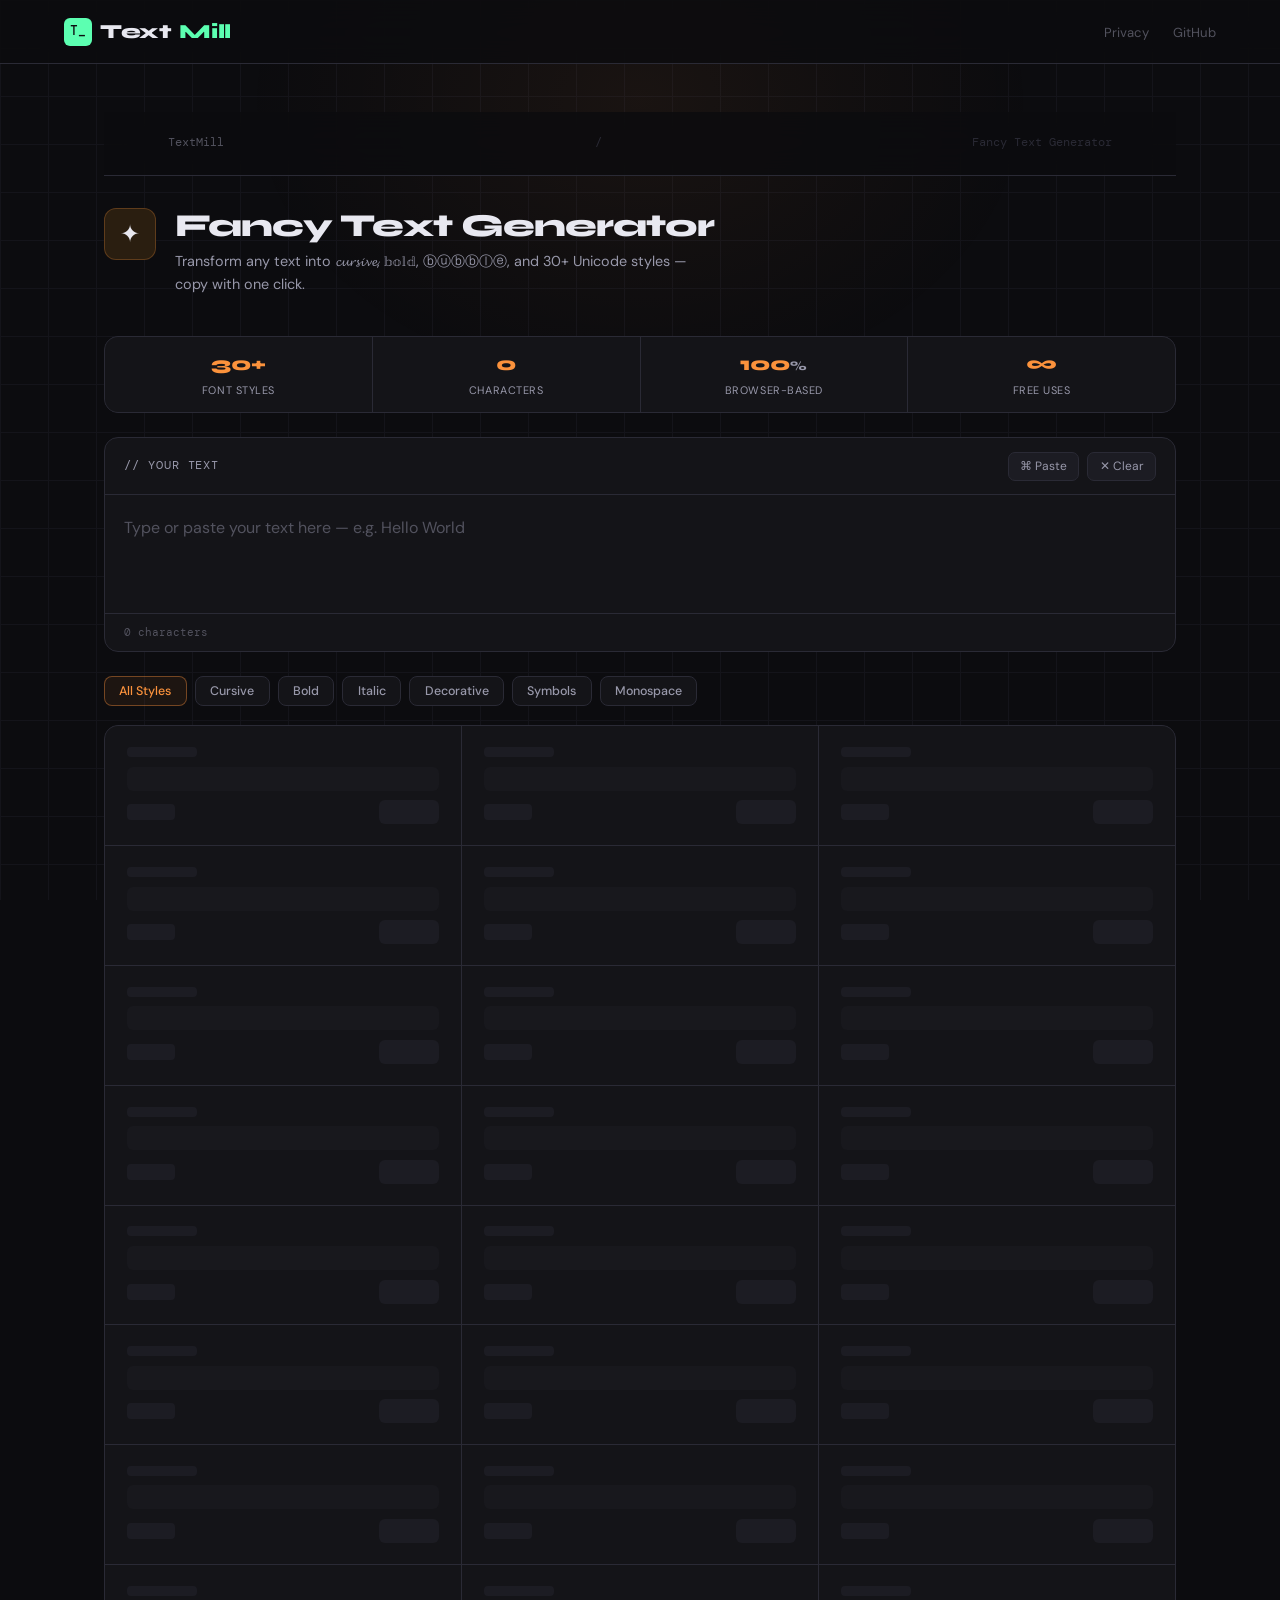
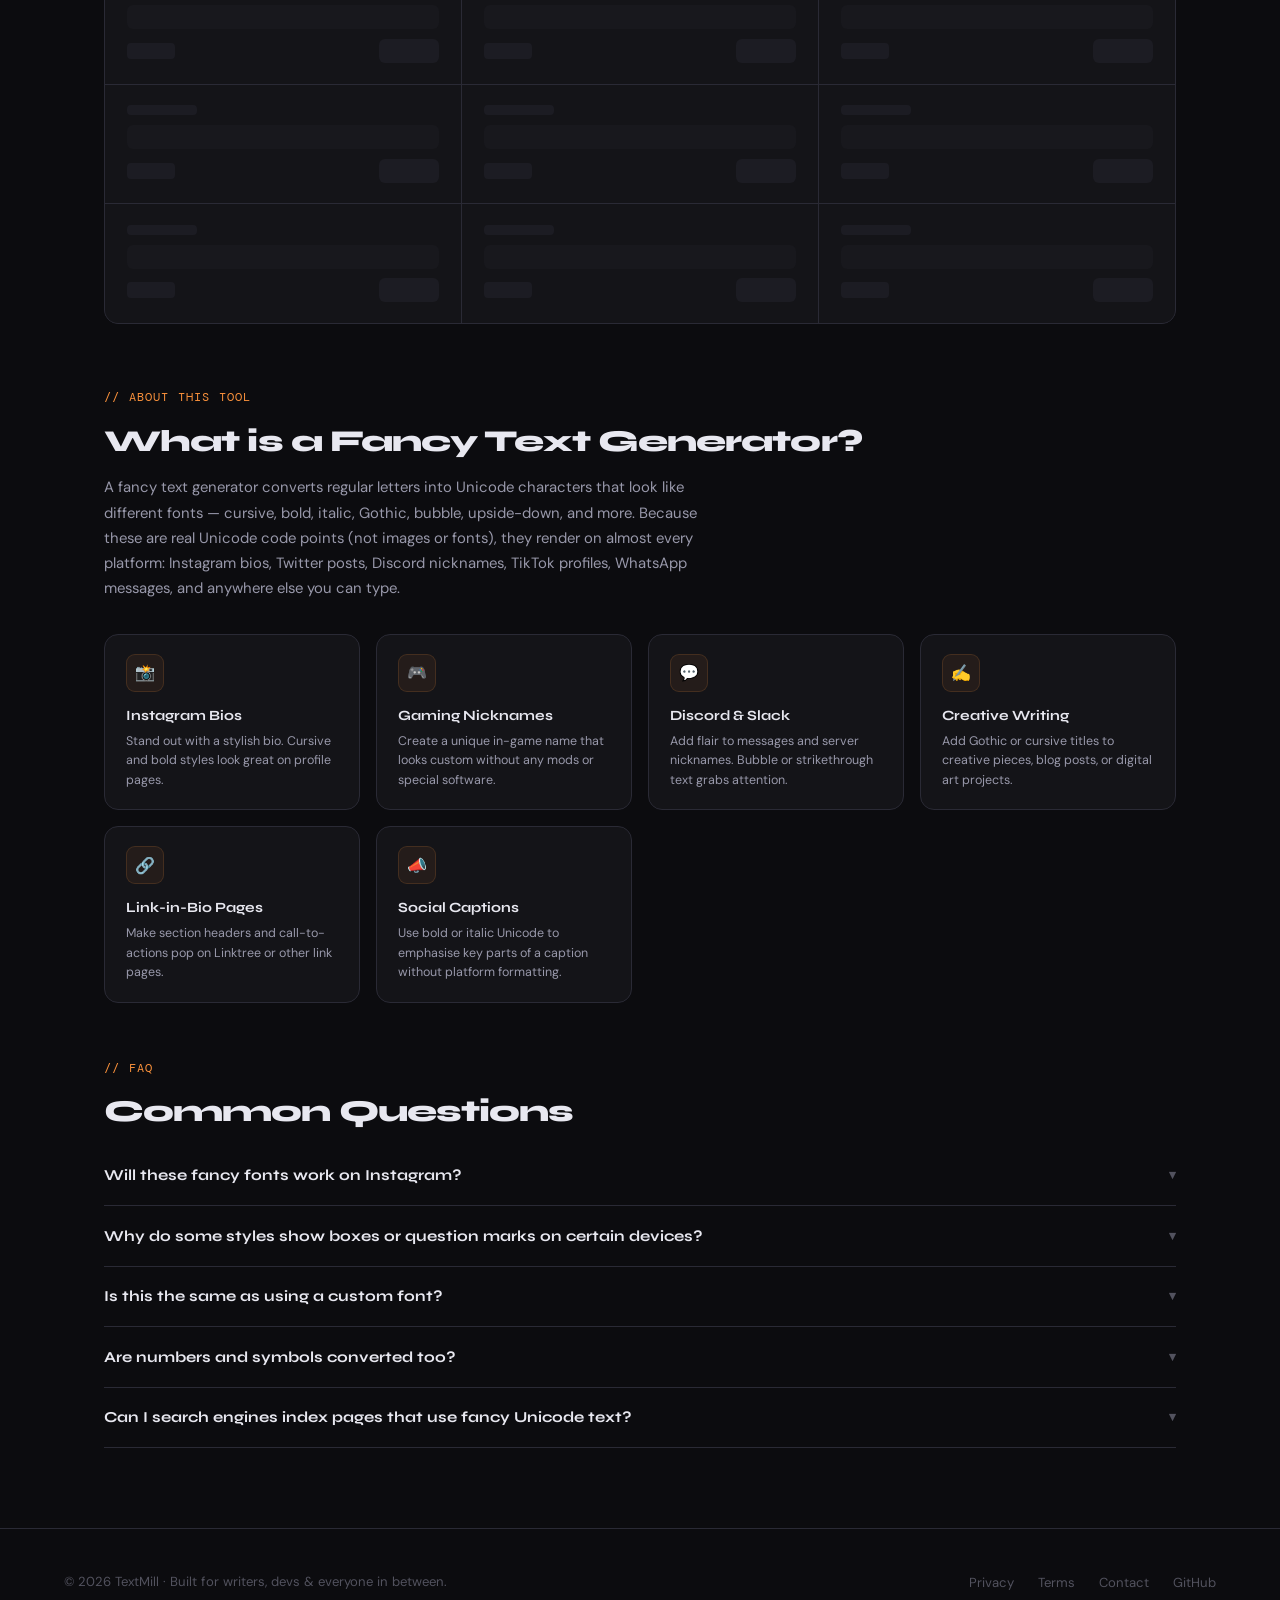
<file: fancy-text-generator.html>
<!DOCTYPE html>
<html lang="en">
<head>
  <meta charset="UTF-8" />
  <meta name="viewport" content="width=device-width, initial-scale=1.0" />

  <!-- SEO -->
  <title>Fancy Text Generator — Unicode Styles, Bold, Cursive &amp; More | TextMill</title>
  <meta name="description" content="Free online fancy text generator. Transform plain text into cursive, bold, italic, bubble, Gothic, and 100+ Unicode font styles instantly. No sign-up required." />
  <meta name="keywords" content="fancy text generator, unicode text, cursive text, bold text generator, cool fonts, stylish text, Instagram fonts, Discord fonts" />
  <link rel="canonical" href="https://textmill.site/fancy-text-generator" />

  <!-- Open Graph -->
  <meta property="og:type" content="website" />
  <meta property="og:title" content="Fancy Text Generator — 100+ Unicode Styles | TextMill" />
  <meta property="og:description" content="Turn any text into cursive, bold, bubble, Gothic, and 100+ Unicode styles. Free, instant, and private." />
  <meta property="og:url" content="https://textmill.site/fancy-text-generator" />
  <meta property="og:site_name" content="TextMill" />

  <!-- Twitter Card -->
  <meta name="twitter:card" content="summary_large_image" />
  <meta name="twitter:title" content="Fancy Text Generator — Unicode Styles Instantly" />
  <meta name="twitter:description" content="Transform plain text into cursive, bold, bubble, and 100+ Unicode styles — free &amp; instant." />
  <link rel="icon" type="image/x-icon" href="Capture.PNG" />

  <!-- Schema.org structured data -->
  <script type="application/ld+json">
  {
    "@context": "https://schema.org",
    "@type": "WebApplication",
    "name": "Fancy Text Generator",
    "url": "https://textmill.site/fancy-text-generator",
    "description": "Free online tool to transform plain text into 100+ Unicode font styles including cursive, bold, italic, bubble, Gothic, and more.",
    "applicationCategory": "UtilitiesApplication",
    "operatingSystem": "All",
    "offers": { "@type": "Offer", "price": "0", "priceCurrency": "USD" }
  }
  </script>

  <script type="application/ld+json">
  {
    "@context": "https://schema.org",
    "@type": "BreadcrumbList",
    "itemListElement": [
      { "@type": "ListItem", "position": 1, "name": "TextMill", "item": "https://textmill.site" },
      { "@type": "ListItem", "position": 2, "name": "Fancy Text Generator", "item": "https://textmill.site/fancy-text-generator" }
    ]
  }
  </script>

  <link href="https://fonts.googleapis.com/css2?family=Syne:wght@400;600;700;800&family=DM+Mono:ital,wght@0,400;0,500;1,400&family=DM+Sans:ital,opsz,wght@0,9..40,300;0,9..40,400;0,9..40,500;1,9..40,300&display=swap" rel="stylesheet" />

  <style>
    *, *::before, *::after { box-sizing: border-box; margin: 0; padding: 0; }

    :root {
      --bg:        #0c0c0f;
      --surface:   #141418;
      --surface2:  #1c1c23;
      --border:    #2a2a35;
      --accent:    #fb923c;   /* orange — matches tool card accent */
      --accent-g:  #5cffb1;  /* green for site-wide accents */
      --accent2:   #3d8bff;
      --accent3:   #ff6f6f;
      --muted:     #52525e;
      --text:      #e8e8f0;
      --text-dim:  #9898aa;
      --radius:    14px;
      --font-head: 'Syne', sans-serif;
      --font-mono: 'DM Mono', monospace;
      --font-body: 'DM Sans', sans-serif;
    }

    html { scroll-behavior: smooth; }

    body {
      background: var(--bg);
      color: var(--text);
      font-family: var(--font-body);
      font-size: 16px;
      line-height: 1.6;
      min-height: 100vh;
      overflow-x: hidden;
    }

    body::before {
      content: '';
      position: fixed; inset: 0;
      background-image:
        linear-gradient(var(--border) 1px, transparent 1px),
        linear-gradient(90deg, var(--border) 1px, transparent 1px);
      background-size: 48px 48px;
      opacity: .3;
      pointer-events: none;
      z-index: 0;
    }

    body::after {
      content: '';
      position: fixed;
      top: -200px; left: 50%;
      transform: translateX(-50%);
      width: 800px; height: 600px;
      background: radial-gradient(ellipse, rgba(251,146,60,.06) 0%, transparent 70%);
      pointer-events: none;
      z-index: 0;
    }

    /* ── NAV ── */
    nav {
      position: sticky; top: 0; z-index: 100;
      display: flex; align-items: center; justify-content: space-between;
      padding: 0 5vw;
      height: 64px;
      background: rgba(12,12,15,.85);
      backdrop-filter: blur(18px);
      border-bottom: 1px solid var(--border);
    }
    .logo {
      font-family: var(--font-head);
      font-size: 1.25rem; font-weight: 800;
      letter-spacing: -.02em;
      color: var(--text); text-decoration: none;
      display: flex; align-items: center; gap: .5rem;
    }
    .logo em { font-style: normal; color: var(--accent-g); }
    .logo-mark {
      width: 28px; height: 28px;
      background: var(--accent-g);
      border-radius: 6px;
      display: flex; align-items: center; justify-content: center;
      font-family: var(--font-mono); font-size: .8rem; font-weight: 500;
      color: #0c0c0f;
    }
    .nav-links { display: flex; align-items: center; gap: 2rem; list-style: none; }
    .nav-links a { color: var(--text-dim); text-decoration: none; font-size: .875rem; font-weight: 500; transition: color .2s; }
    .nav-links a:hover { color: var(--text); }
    .nav-cta {
      background: var(--accent-g) !important;
      color: #0c0c0f !important;
      padding: .45rem 1.1rem;
      border-radius: 8px; font-weight: 600 !important;
      transition: opacity .2s !important;
    }
    .nav-cta:hover { opacity: .85 !important; }

    /* ── SHARED BUTTONS ── */
    .btn-primary {
      background: var(--accent-g); color: #0c0c0f;
      border: none; border-radius: 10px;
      padding: .75rem 1.8rem;
      font-family: var(--font-body); font-size: .95rem; font-weight: 600;
      cursor: pointer; transition: transform .15s, opacity .15s;
    }
    .btn-primary:hover { transform: translateY(-2px); opacity: .88; }

    .icon-btn {
      background: var(--surface2); border: 1px solid var(--border);
      border-radius: 7px; padding: .35rem .7rem;
      color: var(--text-dim); font-size: .75rem; font-family: var(--font-body);
      cursor: pointer; transition: all .18s;
      display: flex; align-items: center; gap: .35rem; white-space: nowrap;
    }
    .icon-btn:hover { border-color: var(--text-dim); color: var(--text); }
    .icon-btn.success { border-color: rgba(251,146,60,.4); color: var(--accent); }

    /* ── FOOTER ── */
    footer {
      position: relative; z-index: 1;
      border-top: 1px solid var(--border);
      padding: 2.5rem 5vw;
      display: flex; align-items: center; justify-content: space-between;
      flex-wrap: wrap; gap: 1rem;
    }
    .footer-copy { font-size: .82rem; color: var(--muted); }
    .footer-links { display: flex; gap: 1.5rem; list-style: none; }
    .footer-links a { font-size: .82rem; color: var(--muted); text-decoration: none; transition: color .2s; }
    .footer-links a:hover { color: var(--text-dim); }

    @keyframes fadeUp {
      from { opacity: 0; transform: translateY(16px); }
      to   { opacity: 1; transform: translateY(0); }
    }
    .reveal { opacity: 0; transform: translateY(22px); transition: opacity .55s ease, transform .55s ease; }
    .reveal.visible { opacity: 1; transform: translateY(0); }

    ::-webkit-scrollbar { width: 5px; }
    ::-webkit-scrollbar-track { background: var(--bg); }
    ::-webkit-scrollbar-thumb { background: var(--border); border-radius: 3px; }

    @media (max-width: 620px) { .nav-links { display: none; } }

    /* ═══════════════════════════════════════════
       TOOL-SPECIFIC STYLES
       ═══════════════════════════════════════════ */

    .page-wrap {
      position: relative; z-index: 1;
      max-width: 1200px;
      margin: 0 auto;
      padding: 48px 5vw 80px;
    }

    /* Breadcrumb */
    .breadcrumb {
      display: flex; align-items: center; gap: .4rem;
      font-family: var(--font-mono); font-size: .72rem;
      color: var(--muted); margin-bottom: 2rem;
    }
    .breadcrumb a { color: var(--muted); text-decoration: none; transition: color .2s; }
    .breadcrumb a:hover { color: var(--text-dim); }
    .breadcrumb span { color: var(--border); }

    /* Tool header */
    .tool-header {
      display: flex; align-items: flex-start; gap: 1.2rem;
      margin-bottom: 2.5rem;
      animation: fadeUp .5s ease both;
    }
    .tool-header-icon {
      width: 52px; height: 52px; flex-shrink: 0;
      background: #2a1e10;
      border: 1px solid rgba(251,146,60,.25);
      border-radius: 12px;
      display: flex; align-items: center; justify-content: center;
      font-size: 1.5rem;
    }
    .tool-header-text h1 {
      font-family: var(--font-head);
      font-size: clamp(1.5rem, 3.5vw, 2rem);
      font-weight: 800;
      letter-spacing: -.03em;
      line-height: 1.1;
      animation: none; opacity: 1;
    }
    .tool-header-text p {
      color: var(--text-dim); font-size: .9rem;
      margin-top: .4rem; max-width: 540px;
    }

    /* Input pane */
    .input-pane {
      background: var(--surface);
      border: 1px solid var(--border);
      border-radius: var(--radius);
      overflow: hidden;
      margin-bottom: 1.5rem;
      animation: fadeUp .5s .1s ease both;
    }
    .pane-header {
      display: flex; align-items: center; justify-content: space-between;
      padding: .85rem 1.2rem;
      border-bottom: 1px solid var(--border);
    }
    .pane-label {
      font-family: var(--font-mono); font-size: .72rem;
      color: var(--text-dim); letter-spacing: .08em; text-transform: uppercase;
    }
    .pane-actions { display: flex; gap: .5rem; align-items: center; }

    textarea#inputText {
      width: 100%; background: transparent; border: none; outline: none;
      resize: none; padding: 1.2rem;
      color: var(--text); font-family: var(--font-body);
      font-size: 1rem; line-height: 1.65;
      min-height: 110px;
    }
    textarea#inputText::placeholder { color: var(--muted); }

    .pane-footer {
      display: flex; align-items: center; justify-content: space-between;
      padding: .6rem 1.2rem;
      border-top: 1px solid var(--border);
    }
    .char-count {
      font-family: var(--font-mono); font-size: .7rem; color: var(--muted);
    }

    /* Category filter tabs */
    .cat-strip {
      display: flex; gap: .5rem; flex-wrap: wrap;
      margin-bottom: 1.2rem;
      animation: fadeUp .5s .15s ease both;
    }
    .cat-pill {
      background: var(--surface); border: 1px solid var(--border);
      border-radius: 8px; padding: .38rem .9rem;
      color: var(--text-dim); font-size: .78rem; font-weight: 500;
      cursor: pointer; transition: all .18s; font-family: var(--font-body);
    }
    .cat-pill:hover,
    .cat-pill.active {
      background: rgba(251,146,60,.07);
      border-color: rgba(251,146,60,.4);
      color: var(--accent);
    }

    /* Results grid */
    .results-grid {
      display: grid;
      grid-template-columns: repeat(auto-fill, minmax(300px, 1fr));
      gap: 1px;
      background: var(--border);
      border: 1px solid var(--border);
      border-radius: var(--radius);
      overflow: hidden;
      animation: fadeUp .5s .2s ease both;
    }

    .style-card {
      background: var(--surface);
      padding: 1.3rem 1.4rem;
      display: flex; flex-direction: column; gap: .6rem;
      transition: background .2s;
      position: relative; overflow: hidden;
    }
    .style-card::before {
      content: '';
      position: absolute; inset: 0;
      background: linear-gradient(135deg, rgba(251,146,60,.04), transparent 60%);
      opacity: 0; transition: opacity .25s;
    }
    .style-card:hover { background: var(--surface2); }
    .style-card:hover::before { opacity: 1; }

    .style-label {
      font-family: var(--font-mono); font-size: .68rem;
      color: var(--muted); text-transform: uppercase;
      letter-spacing: .07em;
    }
    .style-preview {
      font-size: 1.15rem;
      line-height: 1.5;
      color: var(--text);
      word-break: break-word;
      min-height: 1.8rem;
    }
    .style-footer {
      display: flex; align-items: center; justify-content: space-between;
      margin-top: .2rem;
    }
    .style-tag {
      font-family: var(--font-mono); font-size: .65rem;
      padding: .15rem .5rem;
      border-radius: 4px;
      background: rgba(251,146,60,.08);
      color: var(--accent);
      border: 1px solid rgba(251,146,60,.2);
    }
    .copy-btn {
      background: var(--surface2); border: 1px solid var(--border);
      border-radius: 6px; padding: .3rem .65rem;
      color: var(--text-dim); font-size: .72rem; font-family: var(--font-body);
      cursor: pointer; transition: all .18s;
      display: flex; align-items: center; gap: .3rem;
    }
    .copy-btn:hover { border-color: rgba(251,146,60,.5); color: var(--accent); }
    .copy-btn.copied {
      border-color: rgba(251,146,60,.5); color: var(--accent);
    }

    /* Empty placeholder */
    .placeholder-grid {
      display: grid;
      grid-template-columns: repeat(auto-fill, minmax(300px, 1fr));
      gap: 1px;
      background: var(--border);
      border: 1px solid var(--border);
      border-radius: var(--radius);
      overflow: hidden;
    }
    .placeholder-card {
      background: var(--surface);
      padding: 1.3rem 1.4rem;
      display: flex; flex-direction: column; gap: .6rem;
    }
    .placeholder-label {
      width: 70px; height: 10px;
      background: var(--surface2); border-radius: 4px;
    }
    .placeholder-text {
      width: 100%; height: 24px;
      background: var(--surface2); border-radius: 6px;
      opacity: .5;
    }
    .placeholder-footer { display: flex; justify-content: space-between; align-items: center; }
    .placeholder-tag { width: 48px; height: 16px; background: var(--surface2); border-radius: 4px; }
    .placeholder-btn { width: 60px; height: 24px; background: var(--surface2); border-radius: 6px; }

    /* Stats bar */
    .style-stats {
      display: flex; gap: 1px;
      background: var(--border); border: 1px solid var(--border);
      border-radius: var(--radius); overflow: hidden;
      margin-bottom: 1.5rem;
      animation: fadeUp .5s .25s ease both;
    }
    .style-stat {
      flex: 1; background: var(--surface);
      padding: .8rem 1rem; text-align: center;
    }
    .style-stat-val {
      font-family: var(--font-head); font-size: 1.2rem;
      font-weight: 800; color: var(--accent);
    }
    .style-stat-key {
      font-size: .68rem; color: var(--text-dim);
      text-transform: uppercase; letter-spacing: .05em;
      margin-top: .1rem;
    }

    /* About section */
    .about-section {
      margin-top: 4rem;
    }
    .section-label {
      font-family: var(--font-mono); font-size: .75rem;
      color: var(--accent); letter-spacing: .1em;
      text-transform: uppercase; margin-bottom: .6rem;
    }
    .section-title {
      font-family: var(--font-head);
      font-size: clamp(1.4rem, 3vw, 1.9rem);
      font-weight: 800; letter-spacing: -.03em;
      margin-bottom: .6rem;
    }
    .section-desc {
      color: var(--text-dim); max-width: 620px;
      font-size: .93rem; line-height: 1.7;
    }

    /* Use-case cards */
    .use-grid {
      display: grid;
      grid-template-columns: repeat(auto-fill, minmax(210px, 1fr));
      gap: 1rem; margin-top: 2rem;
    }
    .use-card {
      background: var(--surface); border: 1px solid var(--border);
      border-radius: var(--radius); padding: 1.2rem 1.3rem;
    }
    .use-icon {
      width: 38px; height: 38px;
      background: rgba(251,146,60,.07);
      border: 1px solid rgba(251,146,60,.15);
      border-radius: 9px;
      display: flex; align-items: center; justify-content: center;
      font-size: 1rem; margin-bottom: .8rem;
    }
    .use-title { font-family: var(--font-head); font-size: .88rem; font-weight: 700; margin-bottom: .3rem; }
    .use-desc { font-size: .78rem; color: var(--text-dim); line-height: 1.55; }

    /* FAQ */
    .faq-section { margin-top: 3.5rem; }
    .faq-item {
      border-bottom: 1px solid var(--border);
    }
    .faq-q {
      display: flex; align-items: center; justify-content: space-between;
      padding: 1.1rem 0; cursor: pointer;
      font-family: var(--font-head); font-size: .95rem; font-weight: 700;
      user-select: none; transition: color .2s; gap: 1rem;
    }
    .faq-q:hover { color: var(--accent); }
    .faq-q .arrow { font-size: .8rem; color: var(--muted); transition: transform .25s; flex-shrink: 0; }
    .faq-item.open .faq-q .arrow { transform: rotate(180deg); color: var(--accent); }
    .faq-a {
      display: none; padding-bottom: 1.1rem;
      font-size: .88rem; color: var(--text-dim); line-height: 1.7;
    }
    .faq-item.open .faq-a { display: block; }

    /* Toast */
    .toast {
      position: fixed; bottom: 2rem; right: 2rem;
      background: var(--surface2);
      border: 1px solid rgba(251,146,60,.35);
      color: var(--accent);
      font-family: var(--font-mono); font-size: .78rem;
      padding: .6rem 1.2rem; border-radius: 8px;
      opacity: 0; transform: translateY(8px);
      transition: opacity .25s, transform .25s;
      pointer-events: none; z-index: 999;
    }
    .toast.show { opacity: 1; transform: translateY(0); }

    /* Mobile */
    @media (max-width: 700px) {
      .results-grid, .placeholder-grid {
        grid-template-columns: 1fr;
      }
      .style-stats { flex-wrap: wrap; }
      .style-stat { min-width: 45%; }
    }
  </style>
</head>
<body>

<!-- NAV -->
<nav>
    <a href="#" class="logo">
      <div class="logo-mark">T_</div>
      Text<em>Mill</em>
    </a>
    <ul class="footer-links">
      <li><a href="https://lootlo.pages.dev/privacy">Privacy</a></li>
      <!-- <li><a href="#">Terms</a></li>
      <li><a href="#">Contact</a></li> -->
      <li><a href="https://github.com/devnydv">GitHub</a></li>
    </ul>
  </nav>

<main>
<div class="page-wrap">

  <!-- Breadcrumb -->
  <nav class="breadcrumb" aria-label="Breadcrumb">
    <a href="index.html">TextMill</a>
    <span>/</span>
    <span>Fancy Text Generator</span>
  </nav>

  <!-- Header -->
  <div class="tool-header">
    <div class="tool-header-icon">✦</div>
    <div class="tool-header-text">
      <h1>Fancy Text Generator</h1>
      <p>Transform any text into 𝓬𝓾𝓻𝓼𝓲𝓿𝓮, 𝕓𝕠𝕝𝕕, ⓑⓤⓑⓑⓛⓔ, and 30+ Unicode styles — copy with one click.</p>
    </div>
  </div>

  <!-- Stats -->
  <div class="style-stats">
    <div class="style-stat">
      <div class="style-stat-val" id="statStyles">30+</div>
      <div class="style-stat-key">Font Styles</div>
    </div>
    <div class="style-stat">
      <div class="style-stat-val" id="statChars">0</div>
      <div class="style-stat-key">Characters</div>
    </div>
    <div class="style-stat">
      <div class="style-stat-val">100<span style="color:var(--text-dim);font-size:.8rem">%</span></div>
      <div class="style-stat-key">Browser-Based</div>
    </div>
    <div class="style-stat">
      <div class="style-stat-val">∞</div>
      <div class="style-stat-key">Free Uses</div>
    </div>
  </div>

  <!-- Input -->
  <div class="input-pane">
    <div class="pane-header">
      <span class="pane-label">// your text</span>
      <div class="pane-actions">
        <button class="icon-btn" id="pasteBtn">⌘ Paste</button>
        <button class="icon-btn danger" id="clearBtn">✕ Clear</button>
      </div>
    </div>
    <textarea id="inputText" placeholder="Type or paste your text here — e.g. Hello World" spellcheck="false"></textarea>
    <div class="pane-footer">
      <span class="char-count" id="charCount">0 characters</span>
      <span class="char-count" style="color:var(--accent);font-size:.7rem;" id="liveHint"></span>
    </div>
  </div>

  <!-- Category filter -->
  <div class="cat-strip" id="catStrip">
    <button class="cat-pill active" data-cat="all">All Styles</button>
    <button class="cat-pill" data-cat="cursive">Cursive</button>
    <button class="cat-pill" data-cat="bold">Bold</button>
    <button class="cat-pill" data-cat="italic">Italic</button>
    <button class="cat-pill" data-cat="decorative">Decorative</button>
    <button class="cat-pill" data-cat="symbols">Symbols</button>
    <button class="cat-pill" data-cat="monospace">Monospace</button>
  </div>

  <!-- Results -->
  <div id="resultsWrap"></div>

  <!-- About -->
  <section class="about-section reveal" aria-label="About">
    <div class="section-label">// about this tool</div>
    <h2 class="section-title">What is a Fancy Text Generator?</h2>
    <p class="section-desc">
      A fancy text generator converts regular letters into Unicode characters that look like different fonts — cursive, bold, italic, Gothic, bubble, upside-down, and more.
      Because these are real Unicode code points (not images or fonts), they render on almost every platform: Instagram bios, Twitter posts, Discord nicknames, TikTok profiles, WhatsApp messages, and anywhere else you can type.
    </p>

    <div class="use-grid">
      <div class="use-card">
        <div class="use-icon">📸</div>
        <div class="use-title">Instagram Bios</div>
        <div class="use-desc">Stand out with a stylish bio. Cursive and bold styles look great on profile pages.</div>
      </div>
      <div class="use-card">
        <div class="use-icon">🎮</div>
        <div class="use-title">Gaming Nicknames</div>
        <div class="use-desc">Create a unique in-game name that looks custom without any mods or special software.</div>
      </div>
      <div class="use-card">
        <div class="use-icon">💬</div>
        <div class="use-title">Discord &amp; Slack</div>
        <div class="use-desc">Add flair to messages and server nicknames. Bubble or strikethrough text grabs attention.</div>
      </div>
      <div class="use-card">
        <div class="use-icon">✍️</div>
        <div class="use-title">Creative Writing</div>
        <div class="use-desc">Add Gothic or cursive titles to creative pieces, blog posts, or digital art projects.</div>
      </div>
      <div class="use-card">
        <div class="use-icon">🔗</div>
        <div class="use-title">Link-in-Bio Pages</div>
        <div class="use-desc">Make section headers and call-to-actions pop on Linktree or other link pages.</div>
      </div>
      <div class="use-card">
        <div class="use-icon">📣</div>
        <div class="use-title">Social Captions</div>
        <div class="use-desc">Use bold or italic Unicode to emphasise key parts of a caption without platform formatting.</div>
      </div>
    </div>
  </section>

  <!-- FAQ -->
  <section class="faq-section reveal" aria-label="FAQ" itemscope itemtype="https://schema.org/FAQPage">
    <div class="section-label">// faq</div>
    <h2 class="section-title">Common Questions</h2>

    <div class="faq-item" itemscope itemtype="https://schema.org/Question">
      <div class="faq-q" tabindex="0" role="button" aria-expanded="false">
        <span itemprop="name">Will these fancy fonts work on Instagram?</span><span class="arrow">▾</span>
      </div>
      <div class="faq-a" itemscope itemtype="https://schema.org/Answer" itemprop="acceptedAnswer">
        <p itemprop="text">Yes. Instagram supports Unicode text in bios, captions, and comments. Simply copy the style you want and paste it into the Instagram app or website. The same applies to Twitter, TikTok, Facebook, Pinterest, and most other social platforms.</p>
      </div>
    </div>

    <div class="faq-item" itemscope itemtype="https://schema.org/Question">
      <div class="faq-q" tabindex="0" role="button" aria-expanded="false">
        <span itemprop="name">Why do some styles show boxes or question marks on certain devices?</span><span class="arrow">▾</span>
      </div>
      <div class="faq-a" itemscope itemtype="https://schema.org/Answer" itemprop="acceptedAnswer">
        <p itemprop="text">A small number of Unicode characters require fonts that older or budget devices may not have installed. Modern iOS, Android, Windows, and macOS devices support the full Unicode range used here. If you see boxes, try a more widely supported style like Bold, Italic, or Monospace.</p>
      </div>
    </div>

    <div class="faq-item" itemscope itemtype="https://schema.org/Question">
      <div class="faq-q" tabindex="0" role="button" aria-expanded="false">
        <span itemprop="name">Is this the same as using a custom font?</span><span class="arrow">▾</span>
      </div>
      <div class="faq-a" itemscope itemtype="https://schema.org/Answer" itemprop="acceptedAnswer">
        <p itemprop="text">No — and that is what makes it so useful. A custom font only appears correctly when the app or website loads that specific font file. Unicode fancy text uses actual characters defined in the Unicode standard, so they display identically everywhere, without any font installation.</p>
      </div>
    </div>

    <div class="faq-item" itemscope itemtype="https://schema.org/Question">
      <div class="faq-q" tabindex="0" role="button" aria-expanded="false">
        <span itemprop="name">Are numbers and symbols converted too?</span><span class="arrow">▾</span>
      </div>
      <div class="faq-a" itemscope itemtype="https://schema.org/Answer" itemprop="acceptedAnswer">
        <p itemprop="text">It depends on the style. Some Unicode sets (like Mathematical Bold or Monospace) include digits 0–9. Styles like Cursive or Gothic are letters-only in Unicode, so numbers remain as-is. Spaces and punctuation are always preserved unchanged.</p>
      </div>
    </div>

    <div class="faq-item" itemscope itemtype="https://schema.org/Question">
      <div class="faq-q" tabindex="0" role="button" aria-expanded="false">
        <span itemprop="name">Can I search engines index pages that use fancy Unicode text?</span><span class="arrow">▾</span>
      </div>
      <div class="faq-a" itemscope itemtype="https://schema.org/Answer" itemprop="acceptedAnswer">
        <p itemprop="text">Search engine crawlers can technically read Unicode characters, but they may not map fancy Unicode letters back to standard letters for keyword matching. For SEO-critical body text, it is best to use regular characters. Fancy text is ideal for headings, nicknames, bios, and social content.</p>
      </div>
    </div>
  </section>

</div>
</main>

<!-- FOOTER -->
<footer>
  <div class="footer-copy">© 2026 TextMill · Built for writers, devs &amp; everyone in between.</div>
  <ul class="footer-links">
    <li><a href="#">Privacy</a></li>
    <li><a href="#">Terms</a></li>
    <li><a href="#">Contact</a></li>
    <li><a href="#">GitHub</a></li>
  </ul>
</footer>

<div class="toast" id="toast" role="status" aria-live="polite"></div>

<script>
/* ─────────────────────────────────────────
   Unicode mapping — codepoint-based to avoid
   surrogate-pair splitting bugs
───────────────────────────────────────── */
const ALPHA_UPPER = 'ABCDEFGHIJKLMNOPQRSTUVWXYZ';
const ALPHA_LOWER = 'abcdefghijklmnopqrstuvwxyz';
const DIGITS      = '0123456789';

// Build a map from a base codepoint for A–Z, a–z, 0–9
// Exceptions let you override individual letters (e.g. special-cased Unicode chars)
function cpMap(upperBase, lowerBase, digitsBase, exceptions) {
  const m = {};
  if (upperBase) [...ALPHA_UPPER].forEach((c,i) => m[c] = String.fromCodePoint(upperBase + i));
  if (lowerBase) [...ALPHA_LOWER].forEach((c,i) => m[c] = String.fromCodePoint(lowerBase + i));
  if (digitsBase) [...DIGITS].forEach((c,i)    => m[c] = String.fromCodePoint(digitsBase + i));
  if (exceptions) Object.assign(m, exceptions);
  return m;
}

function applyMap(text, map) {
  return [...text].map(c => map[c] || c).join('');
}

// ── Style definitions ─────────────────────
const STYLES = [
  // CURSIVE / SCRIPT  (Mathematical Script U+1D49C…)
  {
    id: 'cursive_script', label: 'Cursive Script', cat: 'cursive',
    map: cpMap(0x1D49C, 0x1D4B6, null, {
      // special-cased script letters in Unicode
      'B':'\u212C','E':'\u2130','F':'\u2131','H':'\u210B','I':'\u2110',
      'L':'\u2112','M':'\u2133','R':'\u211B',
      'e':'\u212F','g':'\u210A','o':'\u2134'
    })
  },
  {
    id: 'cursive_bold', label: 'Bold Cursive', cat: 'cursive',
    map: cpMap(0x1D4D0, 0x1D4EA)
  },

  // BOLD  (Mathematical Bold U+1D400…)
  {
    id: 'math_bold', label: 'Mathematical Bold', cat: 'bold',
    map: cpMap(0x1D400, 0x1D41A, 0x1D7CE)
  },
  {
    id: 'bold_fraktur', label: 'Bold Fraktur', cat: 'bold',
    map: cpMap(0x1D56C, 0x1D586)
  },
  {
    id: 'sans_bold', label: 'Sans-Serif Bold', cat: 'bold',
    map: cpMap(0x1D5D4, 0x1D5EE, 0x1D7EC)
  },

  // ITALIC  (Mathematical Italic U+1D434…)
  {
    id: 'math_italic', label: 'Mathematical Italic', cat: 'italic',
    map: cpMap(0x1D434, 0x1D44E, null, {
      'h':'\u210E' // Planck constant — special-cased in Unicode
    })
  },
  {
    id: 'bold_italic', label: 'Bold Italic', cat: 'italic',
    map: cpMap(0x1D468, 0x1D482)
  },
  {
    id: 'sans_italic', label: 'Sans-Serif Italic', cat: 'italic',
    map: cpMap(0x1D608, 0x1D622)
  },
  {
    id: 'sans_bold_italic', label: 'Sans Bold Italic', cat: 'italic',
    map: cpMap(0x1D63C, 0x1D656)
  },

  // DECORATIVE
  {
    id: 'double_struck', label: 'Double-Struck', cat: 'decorative',
    map: cpMap(0x1D538, 0x1D552, 0x1D7D8, {
      'C':'\u2102','H':'\u210D','N':'\u2115','P':'\u2119',
      'Q':'\u211A','R':'\u211D','Z':'\u2124'
    })
  },
  {
    id: 'gothic', label: 'Gothic / Fraktur', cat: 'decorative',
    map: cpMap(0x1D504, 0x1D51E, null, {
      'C':'\u212D','H':'\u210C','I':'\u2111','R':'\u211C','Z':'\u2128'
    })
  },
  {
    id: 'bubble', label: 'Bubble / Circled', cat: 'decorative',
    // Ⓐ=U+24B6, ⓐ=U+24D0, ①=U+2460 (offset: ①=1, so ⓪=U+24EA for 0)
    map: cpMap(0x24B6, 0x24D0, null, {
      '0':'\u24EA','1':'\u2460','2':'\u2461','3':'\u2462','4':'\u2463',
      '5':'\u2464','6':'\u2465','7':'\u2466','8':'\u2467','9':'\u2468'
    })
  },
  {
    id: 'bubble_neg', label: 'Bubble Negative', cat: 'decorative',
    // 🅐=U+1F150
    map: cpMap(0x1F150, 0x1F150) // same block used for both cases
  },
  {
    id: 'squared', label: 'Squared Letters', cat: 'decorative',
    // 🄰=U+1F130
    map: cpMap(0x1F130, 0x1F130) // uppercase only; lowercase falls back
  },
  {
    id: 'fullwidth', label: 'Full Width', cat: 'decorative',
    // Ａ=U+FF21, ａ=U+FF41, ０=U+FF10
    map: cpMap(0xFF21, 0xFF41, 0xFF10)
  },

  // SYMBOLS / FUN
  {
    id: 'strikethrough', label: 'Strikethrough', cat: 'symbols',
    fn: t => [...t].map(c => c === ' ' ? c : c + '\u0336').join('')
  },
  {
    id: 'underline', label: 'Underline', cat: 'symbols',
    fn: t => [...t].map(c => c === ' ' ? c : c + '\u0332').join('')
  },
  {
    id: 'overline', label: 'Overline', cat: 'symbols',
    fn: t => [...t].map(c => c === ' ' ? c : c + '\u0305').join('')
  },
  {
    id: 'double_under', label: 'Double Underline', cat: 'symbols',
    fn: t => [...t].map(c => c === ' ' ? c : c + '\u0333').join('')
  },
  {
    id: 'wave_under', label: 'Wavy Underline', cat: 'symbols',
    fn: t => [...t].map(c => c === ' ' ? c : c + '\u0330').join('')
  },
  {
    id: 'upside_down', label: 'Upside Down', cat: 'symbols',
    fn: t => {
      const MAP = {
        'a':'ɐ','b':'q','c':'ɔ','d':'p','e':'ǝ','f':'ɟ','g':'ƃ','h':'ɥ','i':'ᴉ','j':'ɾ',
        'k':'ʞ','l':'l','m':'ɯ','n':'u','o':'o','p':'d','q':'b','r':'ɹ','s':'s','t':'ʇ',
        'u':'n','v':'ʌ','w':'ʍ','x':'x','y':'ʎ','z':'z',
        'A':'∀','B':'q','C':'Ɔ','D':'p','E':'Ǝ','F':'Ⅎ','G':'פ','H':'H','I':'I','J':'ɾ',
        'K':'ʞ','L':'˥','M':'W','N':'N','O':'O','P':'Ԁ','Q':'Q','R':'ɹ','S':'S','T':'┴',
        'U':'∩','V':'Λ','W':'M','X':'X','Y':'⅄','Z':'Z',
        '0':'0','1':'Ɩ','2':'ᄅ','3':'Ɛ','4':'ㄣ','5':'ϛ','6':'9','7':'ㄥ','8':'8','9':'6',
        '!':'¡','?':'¿','.':'˙',',':'\'','\'':',','(':')',')':'(','[':']',']':'[','{':'}','}':'{',
        '<':'>','>':'<','&':'⅋','_':' ',' ':' '
      };
      return [...t].reverse().map(c => MAP[c] || c).join('');
    }
  },
  {
    id: 'small_caps', label: 'Small Caps', cat: 'symbols',
    map: (()=>{
      const sc=[...'ᴀʙᴄᴅᴇꜰɢʜɪᴊᴋʟᴍɴᴏᴘǫʀꜱᴛᴜᴠᴡxʏᴢ'];
      const m={};
      [...'abcdefghijklmnopqrstuvwxyz'].forEach((c,i)=>{m[c]=sc[i];m[c.toUpperCase()]=sc[i];});
      return m;
    })()
  },
  {
    id: 'superscript', label: 'Superscript', cat: 'symbols',
    fn: t => {
      const MAP = {
        'a':'ᵃ','b':'ᵇ','c':'ᶜ','d':'ᵈ','e':'ᵉ','f':'ᶠ','g':'ᵍ','h':'ʰ','i':'ⁱ','j':'ʲ',
        'k':'ᵏ','l':'ˡ','m':'ᵐ','n':'ⁿ','o':'ᵒ','p':'ᵖ','q':'q','r':'ʳ','s':'ˢ','t':'ᵗ',
        'u':'ᵘ','v':'ᵛ','w':'ʷ','x':'ˣ','y':'ʸ','z':'ᶻ',
        'A':'ᴬ','B':'ᴮ','C':'ᶜ','D':'ᴰ','E':'ᴱ','F':'ᶠ','G':'ᴳ','H':'ᴴ','I':'ᴵ','J':'ᴶ',
        'K':'ᴷ','L':'ᴸ','M':'ᴹ','N':'ᴺ','O':'ᴼ','P':'ᴾ','Q':'Q','R':'ᴿ','S':'ˢ','T':'ᵀ',
        'U':'ᵁ','V':'ⱽ','W':'ᵂ','X':'ˣ','Y':'ʸ','Z':'ᶻ',
        '0':'⁰','1':'¹','2':'²','3':'³','4':'⁴','5':'⁵','6':'⁶','7':'⁷','8':'⁸','9':'⁹'
      };
      return [...t].map(c => MAP[c] || c).join('');
    }
  },

  // MONOSPACE
  {
    id: 'monospace', label: 'Monospace', cat: 'monospace',
    map: cpMap(0x1D670, 0x1D68A, 0x1D7F6)
  },

  // MORE DECORATIVE
  {
    id: 'regional', label: 'Regional Indicators', cat: 'decorative',
    fn: t => [...t].map(c => {
      const code = c.toUpperCase().charCodeAt(0);
      if (code >= 65 && code <= 90) return String.fromCodePoint(0x1F1E0 + code - 65);
      return c === ' ' ? '  ' : c;
    }).join('')
  },
  {
    id: 'spaced', label: 'Spaced Out', cat: 'decorative',
    fn: t => [...t].join(' ')
  },
  {
    id: 'asterisk', label: '✦ Sparkle Wrap', cat: 'decorative',
    fn: t => t.trim() ? `✦ ${t} ✦` : t
  },
  {
    id: 'star_wrap', label: '★ Star Wrap', cat: 'decorative',
    fn: t => t.trim() ? `★彡 ${t} 彡★` : t
  },
  {
    id: 'wave_wrap', label: '〜 Wave Wrap', cat: 'decorative',
    fn: t => t.trim() ? `〜 ${t} 〜` : t
  },
  {
    id: 'heart_wrap', label: '♡ Heart Wrap', cat: 'decorative',
    fn: t => t.trim() ? `♡ ${t} ♡` : t
  },
];

/* ─────────────────────────────────────────
   Convert text using a style definition
───────────────────────────────────────── */
function convertStyle(text, style) {
  if (style.fn) return style.fn(text);
  if (style.map) return applyMap(text, style.map);
  return text;
}

/* ─────────────────────────────────────────
   Render
───────────────────────────────────────── */
let currentCat = 'all';

function renderResults(text) {
  const wrap = document.getElementById('resultsWrap');
  const visible = STYLES.filter(s => currentCat === 'all' || s.cat === currentCat);

  if (!text.trim()) {
    // Show placeholder skeleton
    wrap.innerHTML = '';
    const pg = document.createElement('div');
    pg.className = 'placeholder-grid';
    visible.forEach(s => {
      const card = document.createElement('div');
      card.className = 'placeholder-card';
      card.innerHTML = `
        <div class="placeholder-label"></div>
        <div class="placeholder-text"></div>
        <div class="placeholder-footer">
          <div class="placeholder-tag"></div>
          <div class="placeholder-btn"></div>
        </div>`;
      pg.appendChild(card);
    });
    wrap.appendChild(pg);
    return;
  }

  wrap.innerHTML = '';
  const grid = document.createElement('div');
  grid.className = 'results-grid';

  visible.forEach(s => {
    const out = convertStyle(text, s);
    const card = document.createElement('div');
    card.className = 'style-card';
    const catLabel = s.cat.charAt(0).toUpperCase() + s.cat.slice(1);

    const labelEl = document.createElement('div');
    labelEl.className = 'style-label';
    labelEl.textContent = s.label;

    const previewEl = document.createElement('div');
    previewEl.className = 'style-preview';
    previewEl.textContent = out;

    const footerEl = document.createElement('div');
    footerEl.className = 'style-footer';

    const tagEl = document.createElement('span');
    tagEl.className = 'style-tag';
    tagEl.textContent = catLabel;

    const copyBtn = document.createElement('button');
    copyBtn.className = 'copy-btn';
    copyBtn.innerHTML = `<svg width="11" height="11" viewBox="0 0 24 24" fill="none" stroke="currentColor" stroke-width="2.5"><rect x="9" y="9" width="13" height="13" rx="2"/><path d="M5 15H4a2 2 0 0 1-2-2V4a2 2 0 0 1 2-2h9a2 2 0 0 1 2 2v1"/></svg> Copy`;

    footerEl.appendChild(tagEl);
    footerEl.appendChild(copyBtn);
    card.appendChild(labelEl);
    card.appendChild(previewEl);
    card.appendChild(footerEl);
    grid.appendChild(card);
  });

  wrap.appendChild(grid);
}

/* ─────────────────────────────────────────
   Delegated copy — single listener on the
   persistent wrap, survives re-renders
───────────────────────────────────────── */
const svgCopy  = `<svg width="11" height="11" viewBox="0 0 24 24" fill="none" stroke="currentColor" stroke-width="2.5"><rect x="9" y="9" width="13" height="13" rx="2"/><path d="M5 15H4a2 2 0 0 1-2-2V4a2 2 0 0 1 2-2h9a2 2 0 0 1 2 2v1"/></svg>`;
const svgCheck = `<svg width="11" height="11" viewBox="0 0 24 24" fill="none" stroke="currentColor" stroke-width="2.5"><polyline points="20 6 9 17 4 12"/></svg>`;

const _copyTA = document.createElement('textarea');
_copyTA.setAttribute('readonly', '');
_copyTA.style.cssText = 'position:fixed;top:0;left:0;width:1px;height:1px;padding:0;border:0;outline:0;background:transparent;';
document.body.appendChild(_copyTA);

function copyText(text, btn) {
  const markDone = () => {
    btn.classList.add('copied');
    btn.innerHTML = svgCheck + ' Copied!';
    showToast('Copied to clipboard \u2713');
    setTimeout(() => { btn.classList.remove('copied'); btn.innerHTML = svgCopy + ' Copy'; }, 2000);
  };
  if (window.isSecureContext && navigator.clipboard && navigator.clipboard.writeText) {
    navigator.clipboard.writeText(text).then(markDone).catch(() => execCopy(text, markDone));
    return;
  }
  execCopy(text, markDone);
}

function execCopy(text, markDone) {
  _copyTA.value = text;
  _copyTA.removeAttribute('readonly');
  _copyTA.focus();
  _copyTA.select();
  _copyTA.setSelectionRange(0, text.length);
  let ok = false;
  try { ok = document.execCommand('copy'); } catch (_) {}
  _copyTA.setAttribute('readonly', '');
  _copyTA.blur();
  if (ok) { markDone(); } else { showToast('Copy failed \u2014 try Ctrl+C after clicking'); }
}

document.getElementById('resultsWrap').addEventListener('click', e => {
  const btn = e.target.closest('.copy-btn');
  if (!btn) return;
  const card = btn.closest('.style-card');
  const text = card ? card.querySelector('.style-preview').textContent : '';
  if (!text) return;
  copyText(text, btn);
});

/* ─────────────────────────────────────────
   Input handling
───────────────────────────────────────── */
const inputEl = document.getElementById('inputText');

inputEl.addEventListener('input', () => {
  const val = inputEl.value;
  document.getElementById('charCount').textContent = `${val.length.toLocaleString()} character${val.length !== 1 ? 's' : ''}`;
  document.getElementById('statChars').textContent = val.length.toLocaleString();
  document.getElementById('liveHint').textContent = val.trim() ? '✦ Styles updating live' : '';
  renderResults(val);
});

/* ─────────────────────────────────────────
   Category filter
───────────────────────────────────────── */
document.getElementById('catStrip').querySelectorAll('.cat-pill').forEach(btn => {
  btn.addEventListener('click', () => {
    document.querySelectorAll('.cat-pill').forEach(b => b.classList.remove('active'));
    btn.classList.add('active');
    currentCat = btn.dataset.cat;
    const visCount = currentCat === 'all' ? STYLES.length : STYLES.filter(s => s.cat === currentCat).length;
    document.getElementById('statStyles').textContent = visCount + (currentCat === 'all' ? '+' : '');
    renderResults(inputEl.value);
  });
});

/* ─────────────────────────────────────────
   Paste / Clear
───────────────────────────────────────── */
document.getElementById('pasteBtn').addEventListener('click', async () => {
  try {
    const text = await navigator.clipboard.readText();
    inputEl.value = text;
    inputEl.dispatchEvent(new Event('input'));
    showToast('Pasted from clipboard');
  } catch { showToast('Clipboard access denied'); }
});

document.getElementById('clearBtn').addEventListener('click', () => {
  inputEl.value = '';
  inputEl.dispatchEvent(new Event('input'));
  inputEl.focus();
});

/* ─────────────────────────────────────────
   Toast
───────────────────────────────────────── */
function showToast(msg) {
  const t = document.getElementById('toast');
  t.textContent = msg;
  t.classList.add('show');
  setTimeout(() => t.classList.remove('show'), 2200);
}

/* ─────────────────────────────────────────
   FAQ accordion
───────────────────────────────────────── */
document.querySelectorAll('.faq-q').forEach(q => {
  q.addEventListener('click', () => {
    const item = q.closest('.faq-item');
    const isOpen = item.classList.contains('open');
    document.querySelectorAll('.faq-item').forEach(i => {
      i.classList.remove('open');
      i.querySelector('.faq-q').setAttribute('aria-expanded', 'false');
    });
    if (!isOpen) { item.classList.add('open'); q.setAttribute('aria-expanded', 'true'); }
  });
  q.addEventListener('keydown', e => { if (e.key === 'Enter' || e.key === ' ') { e.preventDefault(); q.click(); } });
});

/* ─────────────────────────────────────────
   Scroll reveal
───────────────────────────────────────── */
const io = new IntersectionObserver(entries =>
  entries.forEach(e => { if (e.isIntersecting) { e.target.classList.add('visible'); io.unobserve(e.target); } }),
  { threshold: 0.08 }
);
document.querySelectorAll('.reveal').forEach(el => io.observe(el));

/* Initial render */
renderResults('');
</script>
</body>
</html>
</file>
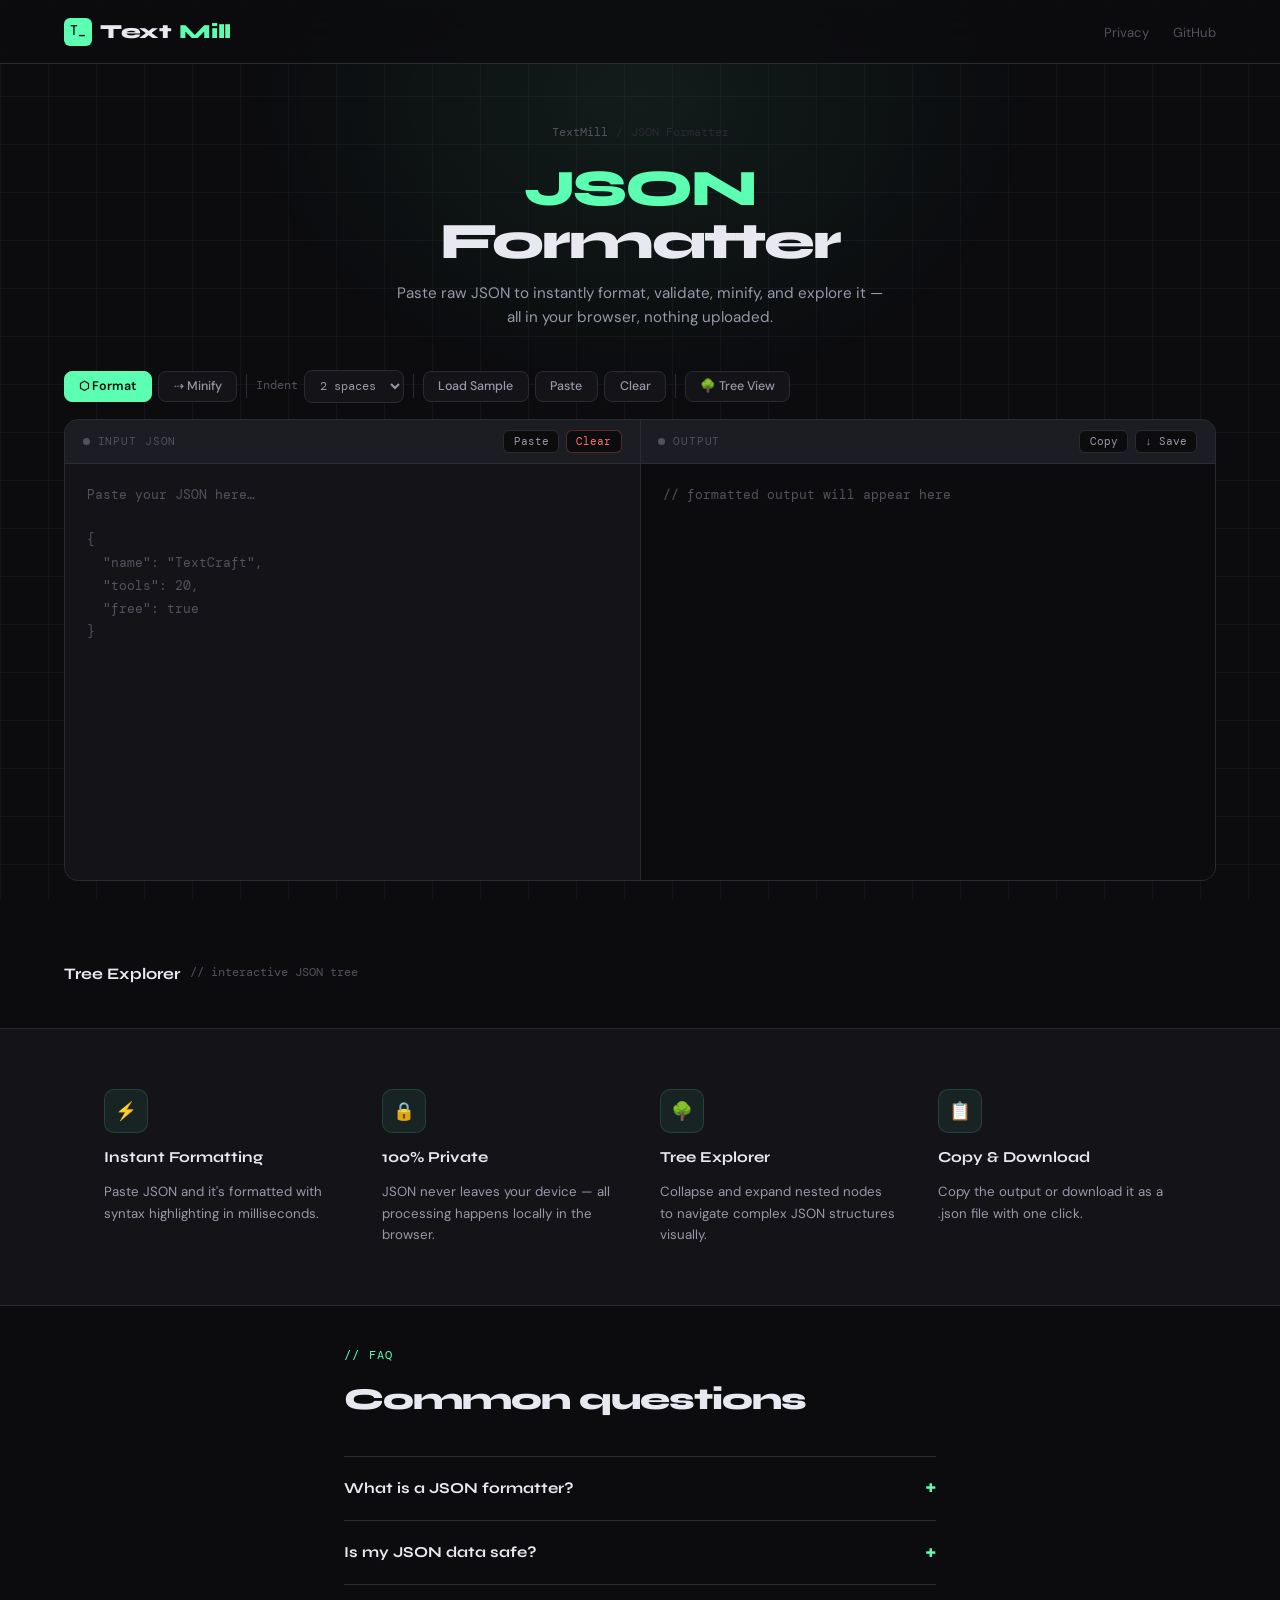
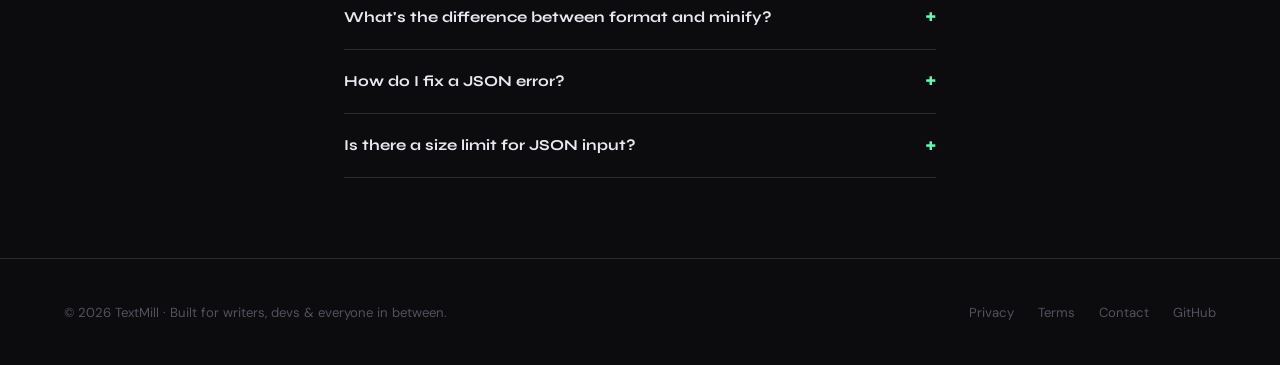
<file: json-formatter.html>
<!DOCTYPE html>
<html lang="en">
<head>
  <meta charset="UTF-8" />
  <meta name="viewport" content="width=device-width, initial-scale=1.0" />
  <title>JSON Formatter & Validator — Free Online JSON Beautifier | TextMill</title>
  <meta name="description" content="Free online JSON formatter, beautifier, and validator. Instantly format, minify, and validate JSON data. No sign-up, 100% private, works in your browser." />
  <meta name="keywords" content="json formatter, json beautifier, json validator, format json online, json minifier, json viewer, pretty print json, json lint" />
  <link rel="canonical" href="https://textmill.site/json-formatter" />

  <meta property="og:title" content="JSON Formatter & Validator — TextMill" />
  <meta property="og:description" content="Instantly format, minify, and validate JSON. Free, private, no sign-up required." />
  <meta property="og:type" content="website" />

  <link href="https://fonts.googleapis.com/css2?family=Syne:wght@400;600;700;800&family=DM+Mono:ital,wght@0,400;0,500;1,400&family=DM+Sans:ital,opsz,wght@0,9..40,300;0,9..40,400;0,9..40,500;1,9..40,300&display=swap" rel="stylesheet" />
  <link rel="stylesheet" href="style.css" />
  <link rel="shortcut icon" href="Capture.PNG" type="image/x-icon">
  <style>
    /* ── Tool page layout ── */
    .tool-page-hero {
      position: relative;
      z-index: 1;
      max-width: 760px;
      margin: 0 auto;
      padding: 60px 5vw 40px;
      text-align: center;
    }

    .breadcrumb {
      font-family: var(--font-mono);
      font-size: .72rem;
      color: var(--muted);
      margin-bottom: 1.2rem;
      display: flex;
      align-items: center;
      justify-content: center;
      gap: .5rem;
    }

    .breadcrumb a { color: var(--muted); text-decoration: none; transition: color .2s; }
    .breadcrumb a:hover { color: var(--accent); }
    .breadcrumb span { color: var(--border); }

    .tool-page-hero h1 {
      font-size: clamp(2rem, 5vw, 3.2rem);
      animation: none;
      opacity: 1;
      margin-bottom: .75rem;
    }

    .tool-page-hero p {
      color: var(--text-dim);
      font-size: .95rem;
      max-width: 500px;
      margin: 0 auto;
    }

    /* ── Main layout ── */
    .tool-wrap {
      position: relative;
      z-index: 1;
      max-width: 1280px;
      margin: 0 auto;
      padding: 0 5vw 80px;
      display: flex;
      flex-direction: column;
      gap: 1rem;
    }

    /* ── Toolbar ── */
    .main-toolbar {
      display: flex;
      align-items: center;
      gap: .55rem;
      flex-wrap: wrap;
    }

    .main-toolbar .tb-group {
      display: flex;
      gap: .4rem;
      align-items: center;
    }

    .main-toolbar .sep {
      width: 1px;
      height: 24px;
      background: var(--border);
      flex-shrink: 0;
    }

    .tb-btn {
      background: var(--surface);
      border: 1px solid var(--border);
      border-radius: 8px;
      padding: .4rem .9rem;
      color: var(--text-dim);
      font-family: var(--font-body);
      font-size: .78rem;
      font-weight: 500;
      cursor: pointer;
      transition: all .2s;
      display: flex;
      align-items: center;
      gap: .4rem;
      white-space: nowrap;
    }

    .tb-btn:hover {
      border-color: var(--accent);
      color: var(--accent);
      background: rgba(92,255,177,.05);
    }

    .tb-btn.active {
      background: rgba(92,255,177,.08);
      border-color: rgba(92,255,177,.4);
      color: var(--accent);
    }

    .tb-btn.danger:hover {
      border-color: var(--accent3);
      color: var(--accent3);
      background: rgba(255,111,111,.05);
    }

    .tb-btn.primary-btn {
      background: var(--accent);
      color: #0c0c0f;
      border-color: var(--accent);
      font-weight: 600;
    }

    .tb-btn.primary-btn:hover {
      opacity: .88;
      color: #0c0c0f;
      background: var(--accent);
      border-color: var(--accent);
    }

    /* indent selector */
    .indent-select {
      background: var(--surface);
      border: 1px solid var(--border);
      border-radius: 8px;
      padding: .4rem .7rem;
      color: var(--text-dim);
      font-family: var(--font-mono);
      font-size: .75rem;
      cursor: pointer;
      outline: none;
      transition: border-color .2s;
    }

    .indent-select:focus { border-color: var(--accent); }

    /* ── Editor grid ── */
    .editors-grid {
      display: grid;
      grid-template-columns: 1fr 1fr;
      gap: 1px;
      background: var(--border);
      border: 1px solid var(--border);
      border-radius: var(--radius);
      overflow: hidden;
    }

    .editor-panel {
      background: var(--surface);
      display: flex;
      flex-direction: column;
      min-height: 460px;
    }

    .editor-panel.output-panel {
      background: var(--bg);
    }

    .panel-header {
      display: flex;
      align-items: center;
      justify-content: space-between;
      padding: .65rem 1.1rem;
      border-bottom: 1px solid var(--border);
      background: var(--surface2);
      gap: .5rem;
      flex-wrap: wrap;
    }

    .panel-label {
      font-family: var(--font-mono);
      font-size: .68rem;
      color: var(--muted);
      text-transform: uppercase;
      letter-spacing: .08em;
      display: flex;
      align-items: center;
      gap: .5rem;
    }

    .status-dot {
      width: 7px;
      height: 7px;
      border-radius: 50%;
      background: var(--muted);
      transition: background .3s;
      flex-shrink: 0;
    }

    .status-dot.valid   { background: var(--accent); box-shadow: 0 0 6px rgba(92,255,177,.5); }
    .status-dot.invalid { background: var(--accent3); box-shadow: 0 0 6px rgba(255,111,111,.5); }

    .panel-actions {
      display: flex;
      gap: .4rem;
    }

    .sm-btn {
      background: var(--bg);
      border: 1px solid var(--border);
      border-radius: 6px;
      padding: .22rem .6rem;
      color: var(--text-dim);
      font-family: var(--font-mono);
      font-size: .68rem;
      cursor: pointer;
      transition: all .2s;
    }

    .sm-btn:hover {
      border-color: var(--accent);
      color: var(--accent);
    }

    /* Textarea / output */
    #jsonInput {
      flex: 1;
      width: 100%;
      background: transparent;
      border: none;
      padding: 1.2rem 1.4rem;
      color: var(--text);
      font-family: var(--font-mono);
      font-size: .82rem;
      line-height: 1.75;
      resize: none;
      outline: none;
      tab-size: 2;
    }

    #jsonInput::placeholder { color: var(--muted); }

    /* Output: syntax highlighted */
    .output-body {
      flex: 1;
      padding: 1.2rem 1.4rem;
      overflow: auto;
      font-family: var(--font-mono);
      font-size: .82rem;
      line-height: 1.75;
    }

    .output-body pre {
      margin: 0;
      white-space: pre-wrap;
      word-break: break-all;
    }

    /* syntax colors */
    .jk  { color: #60a5fa; }   /* key */
    .js  { color: #86efac; }   /* string value */
    .jn  { color: #fb923c; }   /* number */
    .jb  { color: #c084fc; }   /* boolean */
    .jnl { color: var(--muted); } /* null */
    .jp  { color: var(--muted); } /* punctuation */

    /* error message */
    .error-banner {
      margin: 1rem 1.4rem;
      background: rgba(255,111,111,.07);
      border: 1px solid rgba(255,111,111,.25);
      border-radius: 8px;
      padding: .75rem 1rem;
      font-family: var(--font-mono);
      font-size: .75rem;
      color: var(--accent3);
      display: none;
      line-height: 1.6;
    }

    .error-banner.show { display: block; }

    /* ── Stats bar under editors ── */
    .json-stats {
      display: flex;
      gap: 1.5rem;
      flex-wrap: wrap;
      padding: .5rem 0 0;
    }

    .jstat {
      display: flex;
      align-items: center;
      gap: .45rem;
      font-family: var(--font-mono);
      font-size: .72rem;
      color: var(--text-dim);
    }

    .jstat-val {
      color: var(--accent);
      font-weight: 500;
    }

    /* ── Tree viewer ── */
    .tree-wrap {
      position: relative;
      z-index: 1;
      max-width: 1280px;
      margin: 0 auto;
      padding: 0 5vw 30px;
    }

    .tree-wrap h3 {
      font-family: var(--font-head);
      font-size: 1rem;
      font-weight: 700;
      margin-bottom: .75rem;
      display: flex;
      align-items: center;
      gap: .6rem;
    }

    .tree-wrap h3 span {
      font-family: var(--font-mono);
      font-weight: 400;
      font-size: .72rem;
      color: var(--muted);
    }

    .tree-inner {
      background: var(--surface);
      border: 1px solid var(--border);
      border-radius: var(--radius);
      padding: 1.2rem 1.4rem;
      font-family: var(--font-mono);
      font-size: .78rem;
      line-height: 1.8;
      max-height: 320px;
      overflow: auto;
      display: none;
    }

    .tree-inner.show { display: block; }
    .tree-empty { color: var(--muted); font-size: .82rem; }

    .tree-node { cursor: pointer; user-select: none; }
    .tree-node .arrow { display: inline-block; transition: transform .2s; margin-right: .3rem; color: var(--muted); font-size: .7rem; }
    .tree-node.collapsed .arrow { transform: rotate(-90deg); }
    .tree-node .node-key { color: #60a5fa; }
    .tree-node .node-type { color: var(--muted); font-size: .68rem; margin-left: .3rem; }
    .tree-children { padding-left: 1.4rem; border-left: 1px dashed var(--border); margin-left: .4rem; }
    .tree-node.collapsed + .tree-children { display: none; }
    .node-val.str  { color: #86efac; }
    .node-val.num  { color: #fb923c; }
    .node-val.bool { color: #c084fc; }
    .node-val.null { color: var(--muted); }

    /* ── Toast ── */
    .toast {
      position: fixed;
      bottom: 2rem;
      right: 2rem;
      background: var(--surface2);
      border: 1px solid rgba(92,255,177,.3);
      border-radius: 10px;
      padding: .65rem 1.2rem;
      font-size: .82rem;
      color: var(--accent);
      font-family: var(--font-mono);
      z-index: 999;
      opacity: 0;
      transform: translateY(10px);
      transition: opacity .25s, transform .25s;
      pointer-events: none;
    }

    .toast.show { opacity: 1; transform: translateY(0); }

    /* ── FAQ ── */
    .faq-section {
      position: relative;
      z-index: 1;
      max-width: 720px;
      margin: 0 auto;
      padding: 40px 5vw 80px;
    }

    .faq-section h2 {
      font-family: var(--font-head);
      font-size: clamp(1.4rem, 3vw, 1.9rem);
      font-weight: 800;
      letter-spacing: -.03em;
      margin-bottom: 2rem;
    }

    .faq-item { border-top: 1px solid var(--border); padding: 1.1rem 0; }
    .faq-item:last-child { border-bottom: 1px solid var(--border); }

    .faq-q {
      font-family: var(--font-head);
      font-size: .95rem;
      font-weight: 700;
      cursor: pointer;
      display: flex;
      align-items: center;
      justify-content: space-between;
      gap: 1rem;
      user-select: none;
    }

    .faq-q::after { content: '+'; font-family: var(--font-mono); font-size: 1.1rem; color: var(--accent); flex-shrink: 0; transition: transform .25s; }
    .faq-item.open .faq-q::after { transform: rotate(45deg); }

    .faq-a {
      font-size: .85rem;
      color: var(--text-dim);
      line-height: 1.7;
      max-height: 0;
      overflow: hidden;
      transition: max-height .3s ease, padding .3s ease;
    }

    .faq-item.open .faq-a { max-height: 220px; padding-top: .75rem; }

    /* ── Responsive ── */
    @media (max-width: 860px) {
      .editors-grid { grid-template-columns: 1fr; }
      .editor-panel { min-height: 280px; }
    }

    @media (max-width: 500px) {
      .tool-page-hero { padding-top: 40px; }
      .main-toolbar { gap: .4rem; }
    }
  </style>

  <script type="application/ld+json">
  {
    "@context": "https://schema.org",
    "@type": "WebApplication",
    "name": "JSON Formatter — TextMill",
    "url": "https://textmill.site/json-formatter",
    "description": "Free online JSON formatter, beautifier, minifier and validator. Works entirely in your browser.",
    "applicationCategory": "DeveloperApplication",
    "operatingSystem": "Any",
    "offers": { "@type": "Offer", "price": "0", "priceCurrency": "USD" }
  }
  </script>
</head>
<body>

<!-- NAV -->
<nav>
    <a href="#" class="logo">
      <div class="logo-mark">T_</div>
      Text<em>Mill</em>
    </a>
    <ul class="footer-links">
      <li><a href="https://lootlo.pages.dev/privacy">Privacy</a></li>
      <!-- <li><a href="#">Terms</a></li>
      <li><a href="#">Contact</a></li> -->
      <li><a href="https://github.com/devnydv">GitHub</a></li>
    </ul>
  </nav>

<!-- HERO -->
<div class="tool-page-hero">
  <div class="breadcrumb">
    <a href="index.html">TextMill</a>
    <span>/</span>
    <span>JSON Formatter</span>
  </div>
  <h1><span style="color:var(--accent)">JSON</span> Formatter</h1>
  <p>Paste raw JSON to instantly format, validate, minify, and explore it — all in your browser, nothing uploaded.</p>
</div>

<!-- TOOL -->
<div class="tool-wrap">

  <!-- Toolbar -->
  <div class="main-toolbar">
    <div class="tb-group">
      <button class="tb-btn primary-btn" id="btnFormat">⬡ Format</button>
      <button class="tb-btn" id="btnMinify">⇢ Minify</button>
    </div>
    <div class="sep"></div>
    <div class="tb-group">
      <label style="font-family:var(--font-mono);font-size:.72rem;color:var(--muted);">Indent</label>
      <select class="indent-select" id="indentSelect">
        <option value="2">2 spaces</option>
        <option value="4">4 spaces</option>
        <option value="tab">Tab</option>
      </select>
    </div>
    <div class="sep"></div>
    <div class="tb-group">
      <button class="tb-btn" id="btnSample">Load Sample</button>
      <button class="tb-btn" id="btnPaste">Paste</button>
      <button class="tb-btn danger" id="btnClear">Clear</button>
    </div>
    <div class="sep"></div>
    <div class="tb-group">
      <button class="tb-btn" id="btnToggleTree">🌳 Tree View</button>
    </div>
  </div>

  <!-- Editors -->
  <div class="editors-grid">
    <!-- Input -->
    <div class="editor-panel">
      <div class="panel-header">
        <div class="panel-label">
          <div class="status-dot" id="inputDot"></div>
          Input JSON
        </div>
        <div class="panel-actions">
          <button class="sm-btn" id="btnPasteSmall">Paste</button>
          <button class="sm-btn danger" id="btnClearSmall" style="border-color:rgba(255,111,111,.3);color:var(--accent3);">Clear</button>
        </div>
      </div>
      <textarea id="jsonInput" spellcheck="false" placeholder='Paste your JSON here…&#10;&#10;{&#10;  "name": "TextCraft",&#10;  "tools": 20,&#10;  "free": true&#10;}'></textarea>
      <div class="error-banner" id="errorBanner"></div>
    </div>

    <!-- Output -->
    <div class="editor-panel output-panel">
      <div class="panel-header">
        <div class="panel-label">
          <div class="status-dot" id="outputDot"></div>
          Output
        </div>
        <div class="panel-actions">
          <button class="sm-btn" id="btnCopyOutput">Copy</button>
          <button class="sm-btn" id="btnDownload">↓ Save</button>
        </div>
      </div>
      <div class="output-body" id="outputBody">
        <pre id="outputPre"><span style="color:var(--muted);font-family:var(--font-mono);font-size:.8rem;">// formatted output will appear here</span></pre>
      </div>
    </div>
  </div>

  <!-- Stats -->
  <div class="json-stats" id="jsonStats" style="display:none">
    <div class="jstat">Size (raw): <span class="jstat-val" id="sRaw">—</span></div>
    <div class="jstat">Size (formatted): <span class="jstat-val" id="sFormatted">—</span></div>
    <div class="jstat">Size (minified): <span class="jstat-val" id="sMinified">—</span></div>
    <div class="jstat">Keys: <span class="jstat-val" id="sKeys">—</span></div>
    <div class="jstat">Depth: <span class="jstat-val" id="sDepth">—</span></div>
    <div class="jstat">Arrays: <span class="jstat-val" id="sArrays">—</span></div>
  </div>
</div>

<!-- TREE VIEW -->
<div class="tree-wrap">
  <h3>Tree Explorer <span>// interactive JSON tree</span></h3>
  <div class="tree-inner" id="treeInner">
    <span class="tree-empty">Format valid JSON first to explore the tree…</span>
  </div>
</div>

<!-- FEATURES -->
<div class="features-wrap">
  <div class="features-inner">
    <div class="feature">
      <div class="feature-icon">⚡</div>
      <div class="feature-title">Instant Formatting</div>
      <div class="feature-desc">Paste JSON and it's formatted with syntax highlighting in milliseconds.</div>
    </div>
    <div class="feature">
      <div class="feature-icon">🔒</div>
      <div class="feature-title">100% Private</div>
      <div class="feature-desc">JSON never leaves your device — all processing happens locally in the browser.</div>
    </div>
    <div class="feature">
      <div class="feature-icon">🌳</div>
      <div class="feature-title">Tree Explorer</div>
      <div class="feature-desc">Collapse and expand nested nodes to navigate complex JSON structures visually.</div>
    </div>
    <div class="feature">
      <div class="feature-icon">📋</div>
      <div class="feature-title">Copy & Download</div>
      <div class="feature-desc">Copy the output or download it as a .json file with one click.</div>
    </div>
  </div>
</div>

<!-- FAQ -->
<section class="faq-section" aria-label="FAQ about JSON Formatter">
  <div class="section-label">// faq</div>
  <h2>Common questions</h2>

  <div class="faq-item">
    <div class="faq-q">What is a JSON formatter?</div>
    <div class="faq-a">A JSON formatter (also called a JSON beautifier) takes minified or unformatted JSON text and adds proper indentation and line breaks, making it easy to read and understand. It may also validate the JSON for syntax errors.</div>
  </div>
  <div class="faq-item">
    <div class="faq-q">Is my JSON data safe?</div>
    <div class="faq-a">Yes. All formatting, validation, and minification happens entirely in your browser using JavaScript. Your JSON data is never sent to any server, logged, or stored anywhere.</div>
  </div>
  <div class="faq-item">
    <div class="faq-q">What's the difference between format and minify?</div>
    <div class="faq-a">Formatting adds indentation and whitespace to make JSON human-readable. Minifying does the opposite — it strips all unnecessary whitespace to produce the smallest possible JSON string, ideal for APIs and storage.</div>
  </div>
  <div class="faq-item">
    <div class="faq-q">How do I fix a JSON error?</div>
    <div class="faq-a">The error banner below the input shows the exact error message and position. Common mistakes include missing commas, trailing commas, unquoted keys, or using single quotes instead of double quotes.</div>
  </div>
  <div class="faq-item">
    <div class="faq-q">Is there a size limit for JSON input?</div>
    <div class="faq-a">No hard limit — the tool runs entirely in your browser so it can handle large JSON files. Very large files (10MB+) may be slower depending on your device.</div>
  </div>
</section>

<!-- FOOTER -->
<footer>
  <div class="footer-copy">© 2026 TextMill · Built for writers, devs &amp; everyone in between.</div>
  <ul class="footer-links">
    <li><a href="#">Privacy</a></li>
    <li><a href="#">Terms</a></li>
    <li><a href="#">Contact</a></li>
    <li><a href="#">GitHub</a></li>
  </ul>
</footer>

<div class="toast" id="toast">Copied!</div>

<script>
  /* ── Helpers ── */
  const $  = id => document.getElementById(id);
  const input      = $('jsonInput');
  const outputPre  = $('outputPre');
  const outputBody = $('outputBody');
  const errorBanner= $('errorBanner');
  const inputDot   = $('inputDot');
  const outputDot  = $('outputDot');
  const treeInner  = $('treeInner');
  const jsonStats  = $('jsonStats');
  const toast      = $('toast');

  let lastParsed = null;
  let toastTimer;
  let treeVisible = false;

  function showToast(msg) {
    toast.textContent = msg;
    toast.classList.add('show');
    clearTimeout(toastTimer);
    toastTimer = setTimeout(() => toast.classList.remove('show'), 1800);
  }

  function formatBytes(n) {
    if (n < 1024) return n + ' B';
    return (n / 1024).toFixed(1) + ' KB';
  }

  function getIndent() {
    const v = $('indentSelect').value;
    return v === 'tab' ? '\t' : parseInt(v);
  }

  /* ── Syntax highlighting ── */
  function highlight(json) {
    return json
      .replace(/&/g, '&amp;').replace(/</g, '&lt;').replace(/>/g, '&gt;')
      .replace(
        /("(\\u[a-fA-F0-9]{4}|\\[^u]|[^\\"])*"(\s*:)?|\b(true|false|null)\b|-?\d+(?:\.\d*)?(?:[eE][+\-]?\d+)?)/g,
        match => {
          if (/^"/.test(match)) {
            if (/:$/.test(match)) return `<span class="jk">${match}</span>`;
            return `<span class="js">${match}</span>`;
          }
          if (/true|false/.test(match)) return `<span class="jb">${match}</span>`;
          if (/null/.test(match))       return `<span class="jnl">${match}</span>`;
          return `<span class="jn">${match}</span>`;
        }
      );
  }

  /* ── Count stats ── */
  function countKeys(obj, depth = 0) {
    let keys = 0, maxDepth = depth, arrays = 0;
    if (Array.isArray(obj)) {
      arrays++;
      obj.forEach(v => {
        if (typeof v === 'object' && v !== null) {
          const r = countKeys(v, depth + 1);
          keys += r.keys; arrays += r.arrays;
          maxDepth = Math.max(maxDepth, r.depth);
        }
      });
    } else if (typeof obj === 'object' && obj !== null) {
      Object.entries(obj).forEach(([, v]) => {
        keys++;
        if (typeof v === 'object' && v !== null) {
          const r = countKeys(v, depth + 1);
          keys += r.keys; arrays += r.arrays;
          maxDepth = Math.max(maxDepth, r.depth);
        }
      });
    }
    return { keys, depth: maxDepth, arrays };
  }

  /* ── Process JSON ── */
  function process(mode = 'format') {
    const raw = input.value.trim();
    if (!raw) { reset(); return; }

    try {
      const parsed = JSON.parse(raw);
      lastParsed = parsed;
      errorBanner.classList.remove('show');
      inputDot.className = 'status-dot valid';
      outputDot.className = 'status-dot valid';

      const indent = getIndent();
      const formatted = JSON.stringify(parsed, null, indent);
      const minified  = JSON.stringify(parsed);

      const display = mode === 'minify' ? minified : formatted;
      outputPre.innerHTML = highlight(display);

      // stats
      const stats = countKeys(parsed);
      $('sRaw').textContent       = formatBytes(raw.length);
      $('sFormatted').textContent = formatBytes(formatted.length);
      $('sMinified').textContent  = formatBytes(minified.length);
      $('sKeys').textContent      = stats.keys;
      $('sDepth').textContent     = stats.depth;
      $('sArrays').textContent    = stats.arrays;
      jsonStats.style.display     = 'flex';

      if (treeVisible) buildTree(parsed);

    } catch (e) {
      lastParsed = null;
      inputDot.className = 'status-dot invalid';
      outputDot.className = 'status-dot invalid';
      errorBanner.textContent = '⚠ ' + e.message;
      errorBanner.classList.add('show');
      outputPre.innerHTML = `<span style="color:var(--muted)">// fix errors to see output</span>`;
      jsonStats.style.display = 'none';
      treeInner.innerHTML = '<span class="tree-empty">Fix JSON errors first…</span>';
    }
  }

  function reset() {
    lastParsed = null;
    outputPre.innerHTML = '<span style="color:var(--muted);font-family:var(--font-mono);font-size:.8rem;">// formatted output will appear here</span>';
    errorBanner.classList.remove('show');
    inputDot.className = 'status-dot';
    outputDot.className = 'status-dot';
    jsonStats.style.display = 'none';
    treeInner.innerHTML = '<span class="tree-empty">Format valid JSON first to explore the tree…</span>';
  }

  /* ── Tree builder ── */
  function buildTree(data) {
    treeInner.innerHTML = '';
    treeInner.appendChild(renderNode(data, 'root'));
  }

  function renderNode(val, key) {
    const wrap = document.createElement('div');

    if (val !== null && typeof val === 'object') {
      const isArr = Array.isArray(val);
      const children = isArr ? val.entries() : Object.entries(val);
      const count = isArr ? val.length : Object.keys(val).length;
      const typeLabel = isArr ? `[${count}]` : `{${count}}`;

      const nodeEl = document.createElement('div');
      nodeEl.className = 'tree-node';
      nodeEl.innerHTML = `<span class="arrow">▾</span><span class="node-key">"${key}"</span><span class="node-type">${typeLabel}</span>`;
      wrap.appendChild(nodeEl);

      const childWrap = document.createElement('div');
      childWrap.className = 'tree-children';

      for (const [k, v] of children) {
        childWrap.appendChild(renderNode(v, k));
      }

      wrap.appendChild(childWrap);

      nodeEl.addEventListener('click', () => {
        nodeEl.classList.toggle('collapsed');
      });

    } else {
      const cls = val === null ? 'null' : typeof val === 'boolean' ? 'bool' : typeof val === 'number' ? 'num' : 'str';
      const display = val === null ? 'null' : typeof val === 'string' ? `"${val}"` : String(val);
      wrap.innerHTML = `<span class="node-key">"${key}"</span>: <span class="node-val ${cls}">${display}</span>`;
    }

    return wrap;
  }

  /* ── Events ── */
  input.addEventListener('input', () => {
    if (input.value.trim()) process('format');
    else reset();
  });

  $('indentSelect').addEventListener('change', () => { if (lastParsed) process('format'); });

  $('btnFormat').addEventListener('click', () => process('format'));
  $('btnMinify').addEventListener('click', () => process('minify'));

  $('btnClear').addEventListener('click', () => { input.value = ''; reset(); input.focus(); });
  $('btnClearSmall').addEventListener('click', () => { input.value = ''; reset(); input.focus(); });

  async function pasteFromClipboard() {
    try {
      const t = await navigator.clipboard.readText();
      input.value = t;
      process('format');
      showToast('Pasted!');
    } catch { showToast('Allow clipboard access'); }
  }

  $('btnPaste').addEventListener('click', pasteFromClipboard);
  $('btnPasteSmall').addEventListener('click', pasteFromClipboard);

  $('btnSample').addEventListener('click', () => {
    input.value = `{"store":{"name":"TextCraft Store","open":true,"rating":4.9,"tags":["tools","text","free"],"address":{"city":"San Francisco","zip":"94107","coordinates":{"lat":37.7749,"lng":-122.4194}},"products":[{"id":1,"name":"Word Counter","price":0,"features":["real-time","private","fast"]},{"id":2,"name":"JSON Formatter","price":0,"features":["highlight","minify","tree"]},{"id":3,"name":"Case Converter","price":0,"features":["8 modes","batch","instant"]}],"meta":{"created":"2025-01-01","version":"2.0","active":null}}}`;
    process('format');
  });

  $('btnCopyOutput').addEventListener('click', () => {
    const text = outputPre.innerText;
    if (!text || text.includes('// formatted')) { showToast('Nothing to copy'); return; }
    navigator.clipboard.writeText(text).then(() => showToast('Copied!'));
  });

  $('btnDownload').addEventListener('click', () => {
    const text = outputPre.innerText;
    if (!text || text.includes('// formatted')) { showToast('Nothing to save'); return; }
    const blob = new Blob([text], { type: 'application/json' });
    const a = document.createElement('a');
    a.href = URL.createObjectURL(blob);
    a.download = 'formatted.json';
    a.click();
    showToast('Downloaded!');
  });

  $('btnToggleTree').addEventListener('click', () => {
    treeVisible = !treeVisible;
    $('btnToggleTree').classList.toggle('active', treeVisible);
    treeInner.classList.toggle('show', treeVisible);
    if (treeVisible && lastParsed) buildTree(lastParsed);
  });

  /* FAQ */
  document.querySelectorAll('.faq-item').forEach(item => {
    item.querySelector('.faq-q').addEventListener('click', () => item.classList.toggle('open'));
  });
</script>
</body>
</html>
</file>
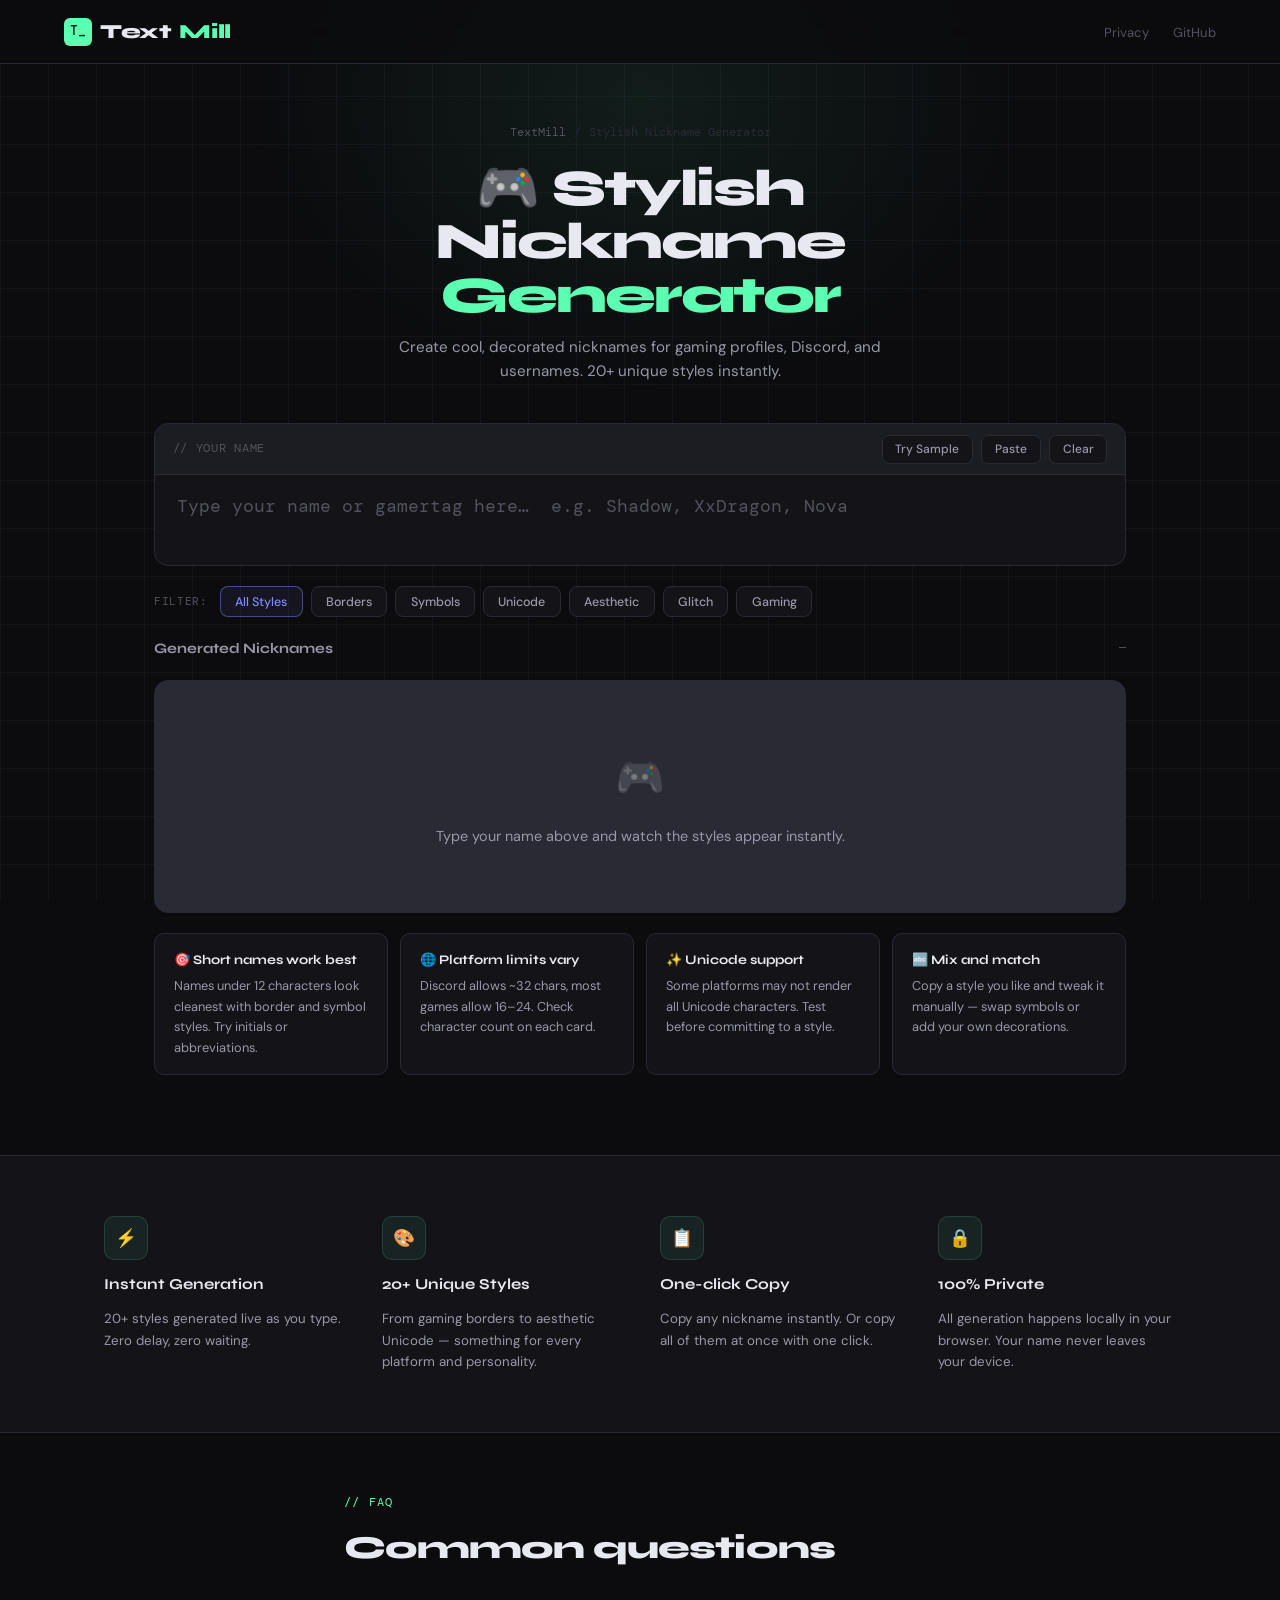
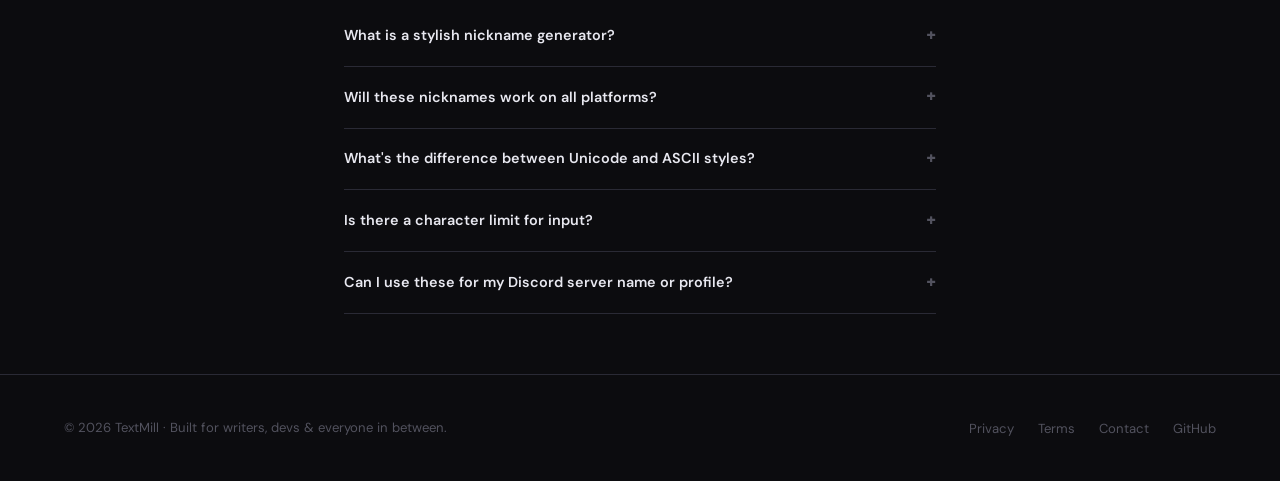
<file: stylish-nickname-generator.html>
<!DOCTYPE html>
<html lang="en">

<head>
  <meta charset="UTF-8" />
  <meta name="viewport" content="width=device-width, initial-scale=1.0" />
  <title>Stylish Nickname Generator — Cool Gaming Names &amp; Username Styles | TextMill</title>
  <meta name="description" content="Generate cool, decorated stylish nicknames for gaming profiles, Discord, and usernames. 20+ unique styles with symbols, borders, and Unicode decorations. Free, instant, no sign-up." />
  <meta name="keywords" content="stylish nickname generator, cool nickname generator, gaming name generator, fancy username, discord name, unicode nickname, decorated username" />
  <meta property="og:title" content="Stylish Nickname Generator — Cool Gaming Names | TextMill" />
  <meta property="og:description" content="Create cool, decorated nicknames for gaming profiles, Discord and usernames. 20+ styles, instant, free." />
  <meta property="og:type" content="website" />

  <link href="https://fonts.googleapis.com/css2?family=Syne:wght@400;600;700;800&family=DM+Mono:ital,wght@0,400;0,500;1,400&family=DM+Sans:ital,opsz,wght@0,9..40,300;0,9..40,400;0,9..40,500;1,9..40,300&display=swap" rel="stylesheet" />
  <link rel="stylesheet" href="style.css" />
  <link rel="shortcut icon" href="Capture.PNG" type="image/x-icon">

  <style>
    /* ── Page hero ── */
    .tool-page-hero {
      position: relative;
      z-index: 1;
      max-width: 760px;
      margin: 0 auto;
      padding: 60px 5vw 40px;
      text-align: center;
    }

    .breadcrumb {
      font-family: var(--font-mono);
      font-size: .72rem;
      color: var(--muted);
      margin-bottom: 1.2rem;
      display: flex;
      align-items: center;
      justify-content: center;
      gap: .5rem;
    }

    .breadcrumb a {
      color: var(--muted);
      text-decoration: none;
      transition: color .2s;
    }

    .breadcrumb a:hover { color: var(--accent); }
    .breadcrumb span { color: var(--border); }

    .tool-page-hero h1 {
      font-size: clamp(2rem, 5vw, 3.2rem);
      animation: none;
      opacity: 1;
      margin-bottom: .75rem;
    }

    .tool-page-hero p {
      color: var(--text-dim);
      font-size: .95rem;
      max-width: 500px;
      margin: 0 auto;
    }

    /* ── Wrap ── */
    .tool-wrap {
      position: relative;
      z-index: 1;
      max-width: 1100px;
      margin: 0 auto;
      padding: 0 5vw 80px;
      display: flex;
      flex-direction: column;
      gap: 1.25rem;
    }

    /* ── Input panel ── */
    .input-panel {
      background: var(--surface);
      border: 1px solid var(--border);
      border-radius: var(--radius);
      overflow: hidden;
    }

    .panel-header {
      display: flex;
      align-items: center;
      justify-content: space-between;
      padding: .65rem 1.1rem;
      border-bottom: 1px solid var(--border);
      background: var(--surface2);
      gap: .5rem;
      flex-wrap: wrap;
    }

    .panel-label {
      font-family: var(--font-mono);
      font-size: .72rem;
      color: var(--muted);
      letter-spacing: .06em;
      text-transform: uppercase;
    }

    .panel-actions {
      display: flex;
      gap: .5rem;
      flex-wrap: wrap;
    }

    .tool-btn {
      background: var(--surface);
      border: 1px solid var(--border);
      border-radius: 7px;
      padding: .35rem .8rem;
      color: var(--text-dim);
      font-family: var(--font-body);
      font-size: .75rem;
      font-weight: 500;
      cursor: pointer;
      transition: all .2s;
      white-space: nowrap;
    }

    .tool-btn:hover {
      border-color: var(--accent);
      color: var(--accent);
      background: rgba(92,255,177,.06);
    }

    .tool-btn.danger:hover {
      border-color: var(--accent3);
      color: var(--accent3);
      background: rgba(255,111,111,.06);
    }

    .nickname-input {
      width: 100%;
      background: transparent;
      border: none;
      padding: 1.2rem 1.4rem;
      color: var(--text);
      font-family: var(--font-mono);
      font-size: 1.1rem;
      outline: none;
      resize: none;
      min-height: 80px;
    }

    .nickname-input::placeholder { color: var(--muted); }

    /* ── Category tabs ── */
    .style-cats {
      display: flex;
      gap: .5rem;
      flex-wrap: wrap;
      align-items: center;
    }

    .style-cat-btn {
      background: var(--surface);
      border: 1px solid var(--border);
      border-radius: 8px;
      padding: .4rem .9rem;
      color: var(--text-dim);
      font-size: .78rem;
      font-weight: 500;
      cursor: pointer;
      transition: all .2s;
      font-family: var(--font-body);
    }

    .style-cat-btn:hover,
    .style-cat-btn.active {
      background: rgba(129,140,248,.08);
      border-color: rgba(129,140,248,.45);
      color: #818cf8;
    }

    /* ── Results grid ── */
    .results-header {
      display: flex;
      align-items: center;
      justify-content: space-between;
      gap: 1rem;
      flex-wrap: wrap;
    }

    .results-title {
      font-family: var(--font-head);
      font-size: .9rem;
      font-weight: 700;
      color: var(--text-dim);
    }

    .results-count {
      font-family: var(--font-mono);
      font-size: .72rem;
      color: var(--muted);
    }

    .results-grid {
      display: grid;
      grid-template-columns: repeat(auto-fill, minmax(300px, 1fr));
      gap: 1px;
      background: var(--border);
      border: 1px solid var(--border);
      border-radius: var(--radius);
      overflow: hidden;
    }

    .nickname-card {
      background: var(--surface);
      padding: 1.2rem 1.4rem;
      display: flex;
      flex-direction: column;
      gap: .6rem;
      transition: background .2s;
      cursor: default;
      position: relative;
      overflow: hidden;
    }

    .nickname-card::before {
      content: '';
      position: absolute;
      inset: 0;
      background: linear-gradient(135deg, var(--card-glow, rgba(129,140,248,.04)), transparent 60%);
      opacity: 0;
      transition: opacity .25s;
      pointer-events: none;
    }

    .nickname-card:hover { background: var(--surface2); }
    .nickname-card:hover::before { opacity: 1; }

    .nickname-card-top {
      display: flex;
      align-items: flex-start;
      justify-content: space-between;
      gap: .5rem;
    }

    .nickname-style-label {
      font-family: var(--font-mono);
      font-size: .65rem;
      color: var(--muted);
      text-transform: uppercase;
      letter-spacing: .08em;
      flex-shrink: 0;
    }

    .nickname-cat-tag {
      font-family: var(--font-mono);
      font-size: .6rem;
      padding: .15rem .5rem;
      border-radius: 4px;
      border: 1px solid;
      flex-shrink: 0;
    }

    .nickname-text {
      font-size: 1.15rem;
      line-height: 1.5;
      word-break: break-all;
      color: var(--text);
      transition: color .15s;
      min-height: 1.5em;
    }

    .nickname-card:hover .nickname-text {
      color: #fff;
    }

    .nickname-card-footer {
      display: flex;
      align-items: center;
      justify-content: space-between;
      gap: .5rem;
      margin-top: .2rem;
    }

    .copy-btn {
      background: var(--surface2);
      border: 1px solid var(--border);
      border-radius: 6px;
      padding: .3rem .75rem;
      color: var(--text-dim);
      font-size: .72rem;
      font-weight: 500;
      cursor: pointer;
      transition: all .2s;
      font-family: var(--font-body);
      display: flex;
      align-items: center;
      gap: .35rem;
    }

    .copy-btn:hover {
      background: rgba(129,140,248,.1);
      border-color: rgba(129,140,248,.4);
      color: #818cf8;
    }

    .copy-btn.copied {
      background: rgba(92,255,177,.1);
      border-color: rgba(92,255,177,.4);
      color: var(--accent);
    }

    .char-count {
      font-family: var(--font-mono);
      font-size: .65rem;
      color: var(--muted);
    }

    /* ── Empty state ── */
    .results-empty {
      grid-column: 1/-1;
      padding: 4rem 2rem;
      text-align: center;
      color: var(--text-dim);
    }

    .results-empty .empty-icon {
      font-size: 2.5rem;
      display: block;
      margin-bottom: 1rem;
      opacity: .5;
    }

    .results-empty p {
      font-size: .9rem;
    }

    /* ── Copy-all bar ── */
    .copy-all-bar {
      display: flex;
      align-items: center;
      justify-content: space-between;
      background: var(--surface);
      border: 1px solid var(--border);
      border-radius: var(--radius);
      padding: .75rem 1.2rem;
      gap: 1rem;
      flex-wrap: wrap;
    }

    .copy-all-info {
      font-size: .82rem;
      color: var(--text-dim);
    }

    .copy-all-info strong {
      color: var(--text);
      font-weight: 600;
    }

    .btn-copy-all {
      background: rgba(129,140,248,.1);
      border: 1px solid rgba(129,140,248,.3);
      border-radius: 8px;
      padding: .5rem 1.2rem;
      color: #818cf8;
      font-family: var(--font-body);
      font-size: .82rem;
      font-weight: 600;
      cursor: pointer;
      transition: all .2s;
    }

    .btn-copy-all:hover {
      background: rgba(129,140,248,.18);
      border-color: rgba(129,140,248,.5);
    }

    /* ── Style showcase (category colors) ── */
    [data-stylecat="borders"]    { --card-glow: rgba(251,146,60,.05); }
    [data-stylecat="symbols"]    { --card-glow: rgba(192,132,252,.05); }
    [data-stylecat="unicode"]    { --card-glow: rgba(45,212,191,.05); }
    [data-stylecat="aesthetic"]  { --card-glow: rgba(248,113,113,.05); }
    [data-stylecat="glitch"]     { --card-glow: rgba(250,204,21,.05); }
    [data-stylecat="gaming"]     { --card-glow: rgba(129,140,248,.05); }

    .tag-borders   { color: #fb923c; border-color: rgba(251,146,60,.3);   background: rgba(251,146,60,.07);  }
    .tag-symbols   { color: #c084fc; border-color: rgba(192,132,252,.3);  background: rgba(192,132,252,.07); }
    .tag-unicode   { color: #2dd4bf; border-color: rgba(45,212,191,.3);   background: rgba(45,212,191,.07);  }
    .tag-aesthetic { color: #f87171; border-color: rgba(248,113,113,.3);  background: rgba(248,113,113,.07); }
    .tag-glitch    { color: #facc15; border-color: rgba(250,204,21,.3);   background: rgba(250,204,21,.07);  }
    .tag-gaming    { color: #818cf8; border-color: rgba(129,140,248,.3);  background: rgba(129,140,248,.07); }

    /* ── Tips panel ── */
    .tips-row {
      display: grid;
      grid-template-columns: repeat(auto-fit, minmax(200px, 1fr));
      gap: .75rem;
    }

    .tip-card {
      background: var(--surface);
      border: 1px solid var(--border);
      border-radius: 10px;
      padding: 1rem 1.2rem;
      font-size: .8rem;
      color: var(--text-dim);
      line-height: 1.6;
    }

    .tip-card strong {
      display: block;
      font-family: var(--font-head);
      font-size: .82rem;
      color: var(--text);
      margin-bottom: .3rem;
    }

    /* ── Features section ── */
    .features-wrap {
      background: var(--surface);
      border-top: 1px solid var(--border);
      border-bottom: 1px solid var(--border);
    }

    .features-inner {
      position: relative;
      z-index: 1;
      max-width: 1200px;
      margin: 0 auto;
      padding: 60px 5vw;
      display: grid;
      grid-template-columns: repeat(auto-fit, minmax(210px, 1fr));
      gap: 2.5rem;
    }

    /* ── FAQ ── */
    .faq-section {
      position: relative;
      z-index: 1;
      max-width: 720px;
      margin: 0 auto;
      padding: 60px 5vw;
    }

    .faq-section h2 {
      font-family: var(--font-head);
      font-size: clamp(1.4rem, 3vw, 2rem);
      font-weight: 800;
      letter-spacing: -.03em;
      margin-bottom: 2rem;
    }

    .faq-item {
      border-bottom: 1px solid var(--border);
    }

    .faq-q {
      padding: 1.1rem 0;
      font-weight: 600;
      font-size: .9rem;
      cursor: pointer;
      display: flex;
      align-items: center;
      justify-content: space-between;
      gap: 1rem;
      transition: color .2s;
      user-select: none;
    }

    .faq-q::after {
      content: '+';
      font-family: var(--font-mono);
      font-size: 1rem;
      color: var(--muted);
      transition: transform .25s, color .2s;
      flex-shrink: 0;
    }

    .faq-item.open .faq-q { color: var(--accent); }
    .faq-item.open .faq-q::after { transform: rotate(45deg); color: var(--accent); }

    .faq-a {
      font-size: .85rem;
      color: var(--text-dim);
      line-height: 1.7;
      max-height: 0;
      overflow: hidden;
      transition: max-height .3s ease, padding .3s;
    }

    .faq-item.open .faq-a {
      max-height: 300px;
      padding-bottom: 1.2rem;
    }

    /* ── Toast ── */
    .toast {
      position: fixed;
      bottom: 2rem;
      left: 50%;
      transform: translateX(-50%) translateY(8px);
      background: var(--surface2);
      border: 1px solid var(--border);
      border-radius: 10px;
      padding: .6rem 1.4rem;
      font-size: .85rem;
      font-weight: 500;
      color: var(--text);
      z-index: 9999;
      opacity: 0;
      transition: opacity .2s, transform .2s;
      pointer-events: none;
    }

    .toast.show {
      opacity: 1;
      transform: translateX(-50%) translateY(0);
    }

    /* ── Mobile ── */
    @media (max-width: 620px) {
      .results-grid { grid-template-columns: 1fr; }
      .tips-row { grid-template-columns: 1fr; }
    }
  </style>
</head>

<body>

  <!-- NAV -->
  <nav>
    <a href="#" class="logo">
      <div class="logo-mark">T_</div>
      Text<em>Mill</em>
    </a>
    <ul class="footer-links">
      <li><a href="https://lootlo.pages.dev/privacy">Privacy</a></li>
      <!-- <li><a href="#">Terms</a></li>
      <li><a href="#">Contact</a></li> -->
      <li><a href="https://github.com/devnydv">GitHub</a></li>
    </ul>
  </nav>

  <!-- PAGE HERO -->
  <div class="tool-page-hero">
    <div class="breadcrumb">
      <a href="index.html">TextMill</a>
      <span>/</span>
      <span>Stylish Nickname Generator</span>
    </div>
    <h1>🎮 Stylish Nickname<br><em>Generator</em></h1>
    <p>Create cool, decorated nicknames for gaming profiles, Discord, and usernames. 20+ unique styles instantly.</p>
  </div>

  <!-- TOOL -->
  <div class="tool-wrap">

    <!-- Input panel -->
    <div class="input-panel">
      <div class="panel-header">
        <span class="panel-label">// your name</span>
        <div class="panel-actions">
          <button class="tool-btn" id="btnSample">Try Sample</button>
          <button class="tool-btn" id="btnPaste">Paste</button>
          <button class="tool-btn danger" id="btnClear">Clear</button>
        </div>
      </div>
      <textarea
        class="nickname-input"
        id="nicknameInput"
        placeholder="Type your name or gamertag here…  e.g. Shadow, XxDragon, Nova"
        rows="2"
        maxlength="32"
        spellcheck="false"
      ></textarea>
    </div>

    <!-- Style category filter -->
    <div style="display:flex;align-items:center;gap:.75rem;flex-wrap:wrap;">
      <span style="font-family:var(--font-mono);font-size:.7rem;color:var(--muted);text-transform:uppercase;letter-spacing:.06em;">Filter:</span>
      <div class="style-cats" id="styleCats">
        <button class="style-cat-btn active" data-cat="all">All Styles</button>
        <button class="style-cat-btn" data-cat="borders">Borders</button>
        <button class="style-cat-btn" data-cat="symbols">Symbols</button>
        <button class="style-cat-btn" data-cat="unicode">Unicode</button>
        <button class="style-cat-btn" data-cat="aesthetic">Aesthetic</button>
        <button class="style-cat-btn" data-cat="glitch">Glitch</button>
        <button class="style-cat-btn" data-cat="gaming">Gaming</button>
      </div>
    </div>

    <!-- Results header -->
    <div class="results-header">
      <div class="results-title">Generated Nicknames</div>
      <div class="results-count" id="resultsCount">—</div>
    </div>

    <!-- Results grid -->
    <div class="results-grid" id="resultsGrid">
      <div class="results-empty">
        <span class="empty-icon">🎮</span>
        <p>Type your name above and watch the styles appear instantly.</p>
      </div>
    </div>

    <!-- Copy all bar -->
    <div class="copy-all-bar" id="copyAllBar" style="display:none;">
      <div class="copy-all-info">
        <strong id="copyAllCount">0</strong> nicknames generated — copy all at once or pick your favorite above.
      </div>
      <button class="btn-copy-all" id="btnCopyAll">Copy All</button>
    </div>

    <!-- Tips -->
    <div class="tips-row">
      <div class="tip-card">
        <strong>🎯 Short names work best</strong>
        Names under 12 characters look cleanest with border and symbol styles. Try initials or abbreviations.
      </div>
      <div class="tip-card">
        <strong>🌐 Platform limits vary</strong>
        Discord allows ~32 chars, most games allow 16–24. Check character count on each card.
      </div>
      <div class="tip-card">
        <strong>✨ Unicode support</strong>
        Some platforms may not render all Unicode characters. Test before committing to a style.
      </div>
      <div class="tip-card">
        <strong>🔤 Mix and match</strong>
        Copy a style you like and tweak it manually — swap symbols or add your own decorations.
      </div>
    </div>

  </div>

  <!-- FEATURES -->
  <div class="features-wrap">
    <div class="features-inner">
      <div class="feature">
        <div class="feature-icon">⚡</div>
        <div class="feature-title">Instant Generation</div>
        <div class="feature-desc">20+ styles generated live as you type. Zero delay, zero waiting.</div>
      </div>
      <div class="feature">
        <div class="feature-icon">🎨</div>
        <div class="feature-title">20+ Unique Styles</div>
        <div class="feature-desc">From gaming borders to aesthetic Unicode — something for every platform and personality.</div>
      </div>
      <div class="feature">
        <div class="feature-icon">📋</div>
        <div class="feature-title">One-click Copy</div>
        <div class="feature-desc">Copy any nickname instantly. Or copy all of them at once with one click.</div>
      </div>
      <div class="feature">
        <div class="feature-icon">🔒</div>
        <div class="feature-title">100% Private</div>
        <div class="feature-desc">All generation happens locally in your browser. Your name never leaves your device.</div>
      </div>
    </div>
  </div>

  <!-- FAQ -->
  <section class="faq-section">
    <div class="section-label">// faq</div>
    <h2>Common questions</h2>

    <div class="faq-item">
      <div class="faq-q">What is a stylish nickname generator?</div>
      <div class="faq-a">It transforms your regular name or gamertag into decorated versions using Unicode characters, symbols, and border patterns. The results work on platforms like Discord, Steam, PUBG, Free Fire, and most gaming and social apps.</div>
    </div>
    <div class="faq-item">
      <div class="faq-q">Will these nicknames work on all platforms?</div>
      <div class="faq-a">Most platforms support Unicode characters, but some (like older games or strict systems) may strip special characters. We recommend testing your chosen nickname before committing. The character count shown on each card helps you stay within platform limits.</div>
    </div>
    <div class="faq-item">
      <div class="faq-q">What's the difference between Unicode and ASCII styles?</div>
      <div class="faq-a">ASCII styles use characters available on every keyboard (like -, |, *, #), while Unicode styles use special characters from the Unicode standard (like ░, ▓, ꧁꧂). Unicode styles look more exotic but may not render on all platforms.</div>
    </div>
    <div class="faq-item">
      <div class="faq-q">Is there a character limit for input?</div>
      <div class="faq-a">The input is capped at 32 characters since most platform nickname limits fall in that range. Shorter names (6–12 chars) tend to produce the most visually appealing results.</div>
    </div>
    <div class="faq-item">
      <div class="faq-q">Can I use these for my Discord server name or profile?</div>
      <div class="faq-a">Absolutely — Discord supports most Unicode characters in display names and server names. The "Aesthetic", "Unicode", and "Borders" categories work especially well for Discord profiles.</div>
    </div>
  </section>

  <!-- FOOTER -->
  <footer>
    <div class="footer-copy">© 2026 TextMill · Built for writers, devs &amp; everyone in between.</div>
    <ul class="footer-links">
      <li><a href="#">Privacy</a></li>
      <li><a href="#">Terms</a></li>
      <li><a href="#">Contact</a></li>
      <li><a href="#">GitHub</a></li>
    </ul>
  </footer>

  <div class="toast" id="toast">Copied!</div>

  <script>
    /* ── Style definitions ── */
    const STYLES = [
      // --- Gaming ---
      { id: 'gaming1',   cat: 'gaming',    label: 'Classic Gaming',   fn: n => `ッ ${n} ッ` },
      { id: 'gaming2',   cat: 'gaming',    label: 'Pro Gamer',        fn: n => `[${n}]` },
      { id: 'gaming3',   cat: 'gaming',    label: 'Elite Tag',        fn: n => `•|${n}|•` },
      { id: 'gaming4',   cat: 'gaming',    label: 'Clan Style',       fn: n => `《${n}》` },
      { id: 'gaming5',   cat: 'gaming',    label: 'Squad Mark',       fn: n => `꧁${n}꧂` },

      // --- Borders ---
      { id: 'border1',   cat: 'borders',   label: 'Double Angle',     fn: n => `≪ ${n} ≫` },
      { id: 'border2',   cat: 'borders',   label: 'Stars',            fn: n => `★彡 ${n} 彡★` },
      { id: 'border3',   cat: 'borders',   label: 'Wave Border',      fn: n => `~•~${n}~•~` },
      { id: 'border4',   cat: 'borders',   label: 'Diamond Frame',    fn: n => `◈ ${n} ◈` },
      { id: 'border5',   cat: 'borders',   label: 'Lace Border',      fn: n => `༻${n}༺` },

      // --- Symbols ---
      { id: 'sym1',      cat: 'symbols',   label: 'Crown',            fn: n => `👑 ${n} 👑` },
      { id: 'sym2',      cat: 'symbols',   label: 'Fire',             fn: n => `🔥${n}🔥` },
      { id: 'sym3',      cat: 'symbols',   label: 'Lightning',        fn: n => `⚡${n}⚡` },
      { id: 'sym4',      cat: 'symbols',   label: 'Swords',           fn: n => `⚔️ ${n} ⚔️` },
      { id: 'sym5',      cat: 'symbols',   label: 'Skull',            fn: n => `☠️ ${n} ☠️` },

      // --- Unicode text styles ---
      { id: 'uni1',      cat: 'unicode',   label: 'Bold Serif',       fn: n => toUni(n, 'bold_serif') },
      { id: 'uni2',      cat: 'unicode',   label: 'Italic Serif',     fn: n => toUni(n, 'italic_serif') },
      { id: 'uni3',      cat: 'unicode',   label: 'Double-struck',    fn: n => toUni(n, 'double_struck') },
      { id: 'uni4',      cat: 'unicode',   label: 'Script / Cursive', fn: n => toUni(n, 'script') },
      { id: 'uni5',      cat: 'unicode',   label: 'Fraktur',          fn: n => toUni(n, 'fraktur') },
      { id: 'uni6',      cat: 'unicode',   label: 'Monospace',        fn: n => toUni(n, 'monospace') },
      { id: 'uni7',      cat: 'unicode',   label: 'Fullwidth',        fn: n => toUni(n, 'fullwidth') },

      // --- Aesthetic / vaporwave ---
      { id: 'aes1',      cat: 'aesthetic', label: 'Vaporwave',        fn: n => toFullwidth(n) },
      { id: 'aes2',      cat: 'aesthetic', label: 'Aesthetic Dots',   fn: n => n.split('').join('·') },
      { id: 'aes3',      cat: 'aesthetic', label: 'SpAcEd',           fn: n => n.split('').join(' ') },
      { id: 'aes4',      cat: 'aesthetic', label: 'Strikethrough',    fn: n => n.split('').map(c => c + '\u0336').join('') },
      { id: 'aes5',      cat: 'aesthetic', label: 'Underline',        fn: n => n.split('').map(c => c + '\u0332').join('') },
      { id: 'aes6',      cat: 'aesthetic', label: 'Tiny Caps',        fn: n => toSmallCaps(n) },

      // --- Glitch / zalgo-lite ---
      { id: 'glitch1',   cat: 'glitch',    label: 'Zalgo Light',      fn: n => zalgoLite(n) },
      { id: 'glitch2',   cat: 'glitch',    label: 'Overline Glitch',  fn: n => n.split('').map(c => c + '\u0305').join('') },
      { id: 'glitch3',   cat: 'glitch',    label: 'Chaos',            fn: n => n.split('').map((c,i) => i%2===0 ? c.toUpperCase() : c.toLowerCase()).join('') },
      { id: 'glitch4',   cat: 'glitch',    label: 'Shadow Noise',     fn: n => `░▒▓ ${n} ▓▒░` },
      { id: 'glitch5',   cat: 'glitch',    label: 'Static',           fn: n => n.split('').join('̤') },
    ];

    /* ── Unicode mapping ── */
    const UNI_MAP = {
      bold_serif:    { a:0x1D41A, A:0x1D400, '0':0x1D7CE },
      italic_serif:  { a:0x1D44E, A:0x1D434 },
      double_struck: { a:0x1D552, A:0x1D538, '0':0x1D7D8 },
      script:        { a:0x1D4EA, A:0x1D4D0 },
      fraktur:       { a:0x1D586, A:0x1D56C },
      monospace:     { a:0x1D670+26, A:0x1D670, '0':0x1D7F6 },
      fullwidth:     { a:0xFF41, A:0xFF21, '0':0xFF10 },
    };

    // Fix monospace offset
    UNI_MAP.monospace.a = 0x1D68A;
    UNI_MAP.monospace.A = 0x1D670;

    function toUni(text, style) {
      const map = UNI_MAP[style];
      if (!map) return text;
      return text.split('').map(c => {
        const code = c.charCodeAt(0);
        if (c >= 'a' && c <= 'z') return String.fromCodePoint(map.a + code - 97);
        if (c >= 'A' && c <= 'Z') return String.fromCodePoint(map.A + code - 65);
        if (map['0'] && c >= '0' && c <= '9') return String.fromCodePoint(map['0'] + code - 48);
        return c;
      }).join('');
    }

    function toFullwidth(text) {
      return text.split('').map(c => {
        const code = c.charCodeAt(0);
        if (c === ' ') return '\u3000';
        if (code >= 33 && code <= 126) return String.fromCodePoint(code + 0xFF00 - 32);
        return c;
      }).join('');
    }

    const SMALL_CAPS = {a:'ᴀ',b:'ʙ',c:'ᴄ',d:'ᴅ',e:'ᴇ',f:'ꜰ',g:'ɢ',h:'ʜ',i:'ɪ',j:'ᴊ',k:'ᴋ',l:'ʟ',m:'ᴍ',n:'ɴ',o:'ᴏ',p:'ᴘ',q:'q',r:'ʀ',s:'s',t:'ᴛ',u:'ᴜ',v:'ᴠ',w:'ᴡ',x:'x',y:'ʏ',z:'ᴢ'};
    function toSmallCaps(text) {
      return text.toLowerCase().split('').map(c => SMALL_CAPS[c] || c).join('');
    }

    const ZALGO_ABOVE = ['\u0300','\u0301','\u0302','\u0303','\u0308','\u030A','\u030B','\u030C','\u030D','\u030E'];
    const ZALGO_BELOW = ['\u0316','\u0317','\u031C','\u031D','\u031E','\u031F','\u0320','\u0321','\u0322'];
    function zalgoLite(text) {
      return text.split('').map(c => {
        if (c === ' ') return c;
        const above = ZALGO_ABOVE[Math.floor(Math.random()*ZALGO_ABOVE.length)];
        const below = ZALGO_BELOW[Math.floor(Math.random()*ZALGO_BELOW.length)];
        return c + above + below;
      }).join('');
    }

    /* ── State ── */
    let activeFilter = 'all';
    let generatedNicknames = [];

    /* ── DOM refs ── */
    const input = document.getElementById('nicknameInput');
    const grid  = document.getElementById('resultsGrid');
    const toast = document.getElementById('toast');
    const copyAllBar = document.getElementById('copyAllBar');
    const copyAllCount = document.getElementById('copyAllCount');
    const resultsCount = document.getElementById('resultsCount');
    let toastTimer;

    /* ── Toast ── */
    function showToast(msg = 'Copied!') {
      toast.textContent = msg;
      toast.classList.add('show');
      clearTimeout(toastTimer);
      toastTimer = setTimeout(() => toast.classList.remove('show'), 1800);
    }

    /* ── Generate ── */
    function generate() {
      const name = input.value.trim();

      if (!name) {
        grid.innerHTML = `<div class="results-empty"><span class="empty-icon">🎮</span><p>Type your name above and watch the styles appear instantly.</p></div>`;
        copyAllBar.style.display = 'none';
        resultsCount.textContent = '—';
        return;
      }

      const filtered = STYLES.filter(s => activeFilter === 'all' || s.cat === activeFilter);
      generatedNicknames = filtered.map(s => ({ ...s, result: s.fn(name) }));

      resultsCount.textContent = `${generatedNicknames.length} style${generatedNicknames.length !== 1 ? 's' : ''}`;

      grid.innerHTML = '';
      generatedNicknames.forEach(({ id, cat, label, result }) => {
        const card = document.createElement('div');
        card.className = 'nickname-card';
        card.dataset.stylecat = cat;
        card.innerHTML = `
          <div class="nickname-card-top">
            <span class="nickname-style-label">${label}</span>
            <span class="nickname-cat-tag tag-${cat}">${cat}</span>
          </div>
          <div class="nickname-text" id="nt-${id}">${result}</div>
          <div class="nickname-card-footer">
            <button class="copy-btn" data-id="${id}" data-text="${encodeURIComponent(result)}">
              <svg width="12" height="12" viewBox="0 0 24 24" fill="none" stroke="currentColor" stroke-width="2"><rect x="9" y="9" width="13" height="13" rx="2"/><path d="M5 15H4a2 2 0 01-2-2V4a2 2 0 012-2h9a2 2 0 012 2v1"/></svg>
              Copy
            </button>
            <span class="char-count">${[...result].length} chars</span>
          </div>`;
        grid.appendChild(card);
      });

      /* copy buttons */
      grid.querySelectorAll('.copy-btn').forEach(btn => {
        btn.addEventListener('click', () => {
          const text = decodeURIComponent(btn.dataset.text);
          navigator.clipboard.writeText(text).then(() => {
            btn.classList.add('copied');
            btn.innerHTML = `<svg width="12" height="12" viewBox="0 0 24 24" fill="none" stroke="currentColor" stroke-width="2"><polyline points="20 6 9 17 4 12"/></svg> Copied!`;
            showToast('Copied!');
            setTimeout(() => {
              btn.classList.remove('copied');
              btn.innerHTML = `<svg width="12" height="12" viewBox="0 0 24 24" fill="none" stroke="currentColor" stroke-width="2"><rect x="9" y="9" width="13" height="13" rx="2"/><path d="M5 15H4a2 2 0 01-2-2V4a2 2 0 012-2h9a2 2 0 012 2v1"/></svg> Copy`;
            }, 2000);
          });
        });
      });

      copyAllBar.style.display = '';
      copyAllCount.textContent = generatedNicknames.length;
    }

    /* ── Events ── */
    input.addEventListener('input', generate);

    /* Category filter */
    document.querySelectorAll('.style-cat-btn').forEach(btn => {
      btn.addEventListener('click', () => {
        document.querySelectorAll('.style-cat-btn').forEach(b => b.classList.remove('active'));
        btn.classList.add('active');
        activeFilter = btn.dataset.cat;
        generate();
      });
    });

    /* Toolbar */
    document.getElementById('btnClear').addEventListener('click', () => {
      input.value = '';
      generate();
      input.focus();
    });

    document.getElementById('btnPaste').addEventListener('click', async () => {
      try {
        const t = await navigator.clipboard.readText();
        input.value = t.slice(0, 32).replace(/\n/g, '');
        generate();
        showToast('Pasted!');
      } catch { showToast('Allow clipboard access'); }
    });

    document.getElementById('btnSample').addEventListener('click', () => {
      const samples = ['Shadow', 'Nova', 'XxDragon', 'Blaze', 'Phantom', 'Striker', 'Viper', 'Eclipse'];
      input.value = samples[Math.floor(Math.random() * samples.length)];
      generate();
    });

    document.getElementById('btnCopyAll').addEventListener('click', () => {
      if (!generatedNicknames.length) return;
      const all = generatedNicknames.map(n => n.result).join('\n');
      navigator.clipboard.writeText(all).then(() => showToast(`Copied ${generatedNicknames.length} nicknames!`));
    });

    /* ── FAQ ── */
    document.querySelectorAll('.faq-item').forEach(item => {
      item.querySelector('.faq-q').addEventListener('click', () => item.classList.toggle('open'));
    });
  </script>
</body>

</html>
</file>
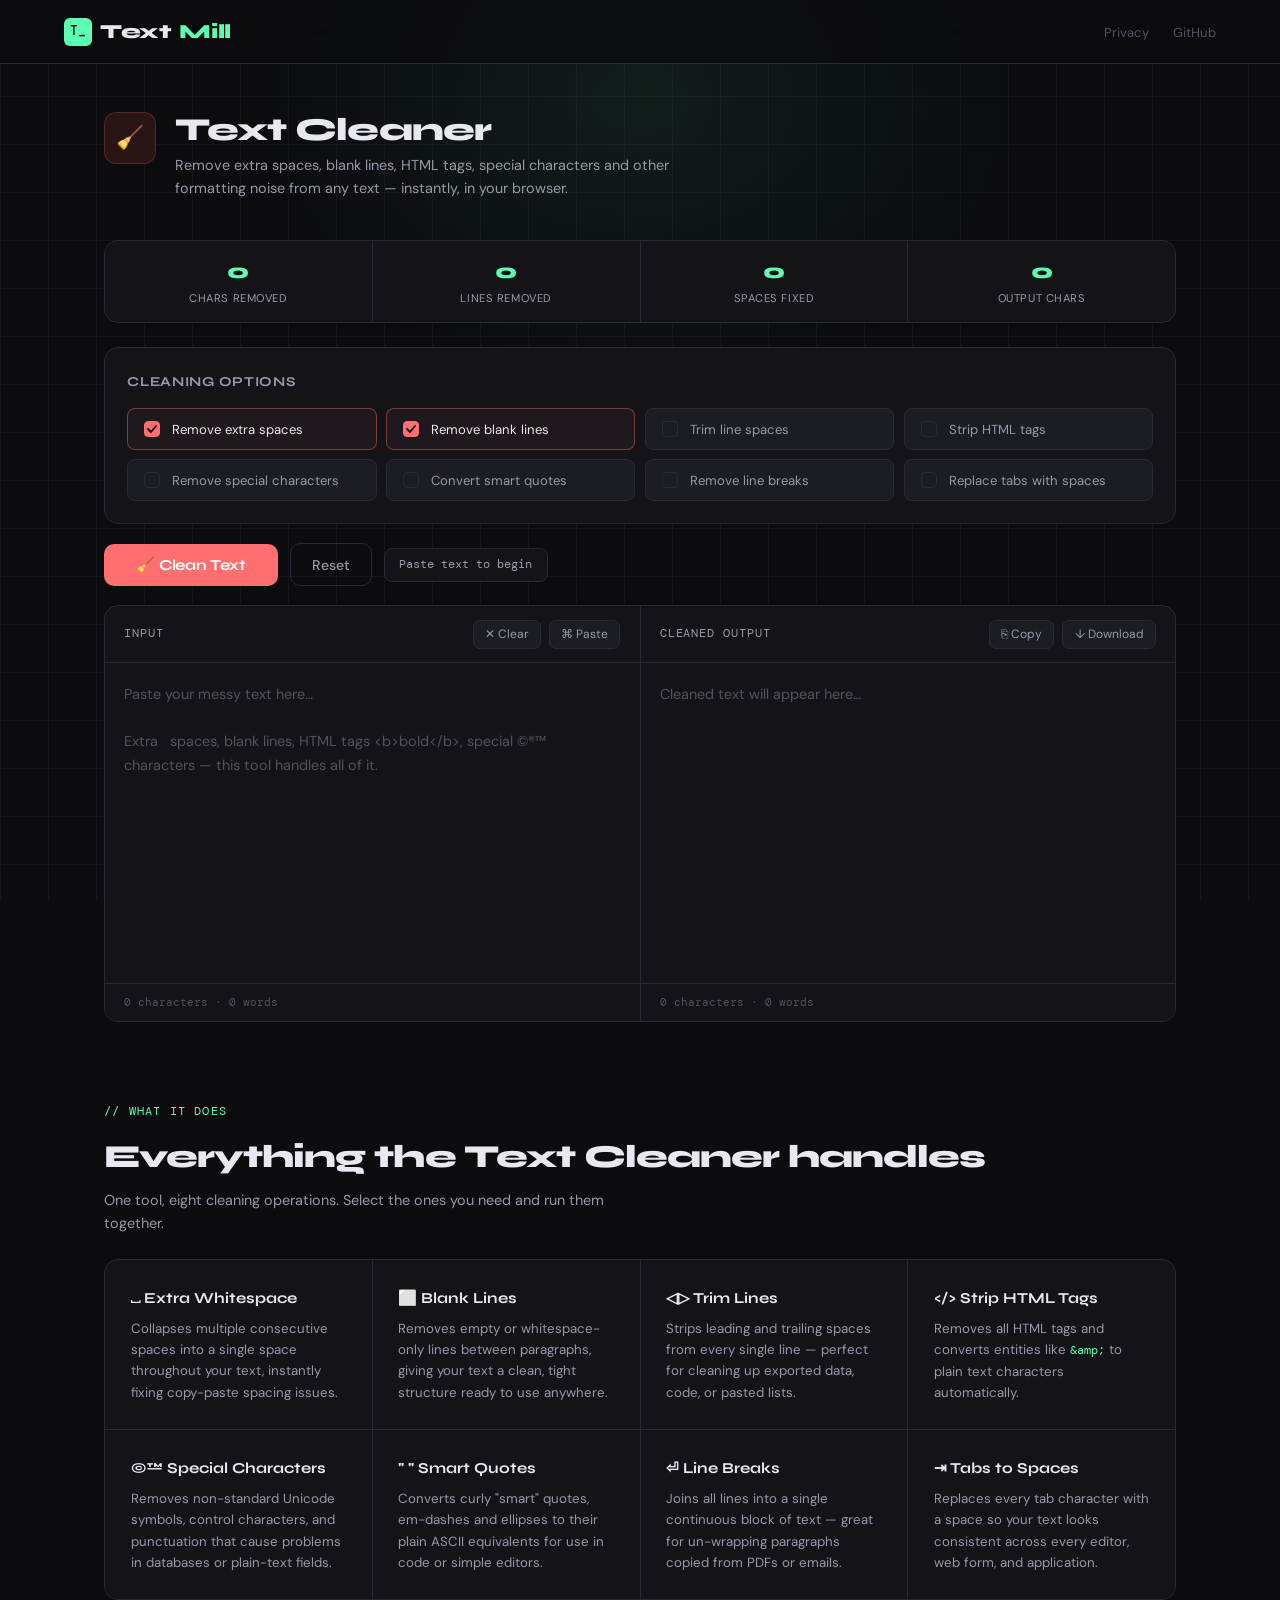
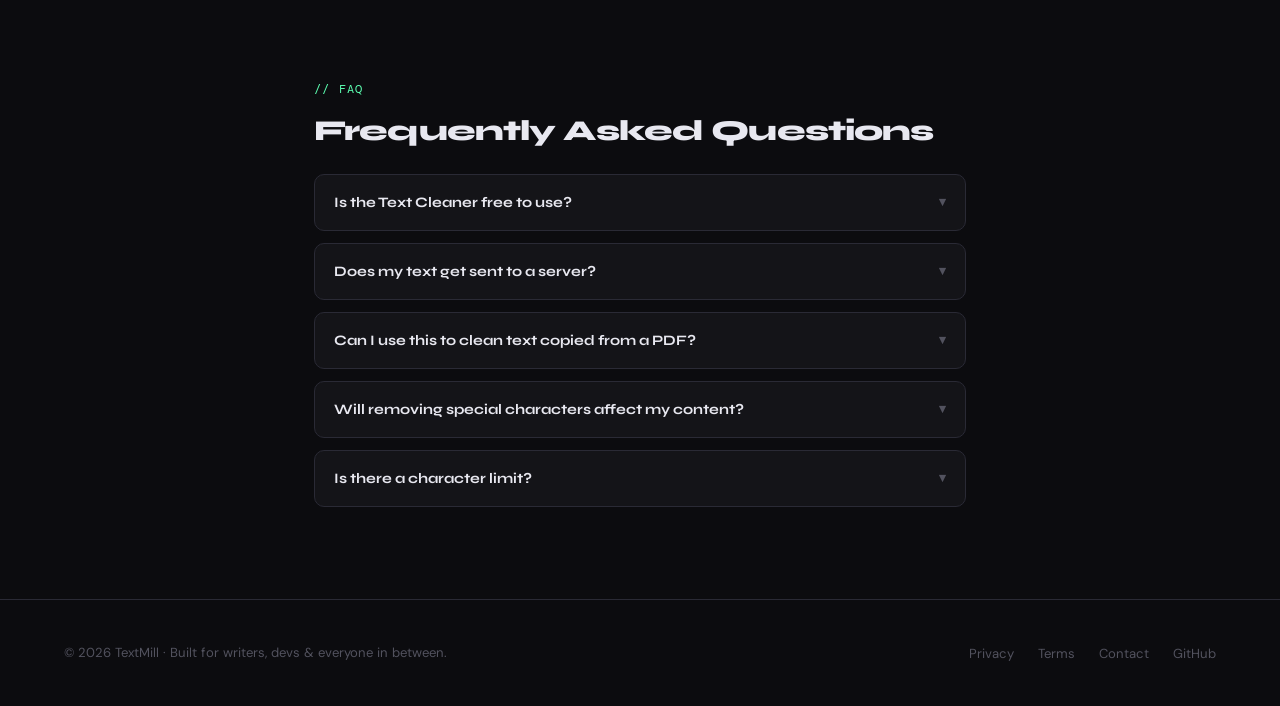
<file: text-cleaner.html>
<!DOCTYPE html>
<html lang="en">
<head>
  <meta charset="UTF-8" />
  <meta name="viewport" content="width=device-width, initial-scale=1.0" />

  <!-- SEO -->
  <title>Text Cleaner — Remove Extra Spaces, Blank Lines &amp; Special Characters | TextCraft</title>
  <meta name="description" content="Free online text cleaner tool. Remove extra spaces, blank lines, special characters, HTML tags, and formatting noise from any text instantly. No sign-up required." />
  <meta name="keywords" content="text cleaner, remove extra spaces, strip special characters, clean text online, remove blank lines, text formatter, plain text converter" />
  <link rel="canonical" href="https://textmill.site/text-cleaner" />

  <!-- Open Graph -->
  <meta property="og:type" content="website" />
  <meta property="og:title" content="Text Cleaner — Clean &amp; Format Any Text Instantly | TextCraft" />
  <meta property="og:description" content="Paste any messy text and instantly strip extra spaces, blank lines, HTML tags, and special characters. Free, private, browser-based." />
  <meta property="og:url" content="https://textmill.site/text-cleaner" />
  <meta property="og:site_name" content="TextMill" />

  <!-- Twitter Card -->
  <meta name="twitter:card" content="summary_large_image" />
  <meta name="twitter:title" content="Text Cleaner — Clean Any Text Instantly" />
  <meta name="twitter:description" content="Remove extra spaces, blank lines, HTML tags and formatting noise from any text — free &amp; instant." />
  <!-- link favicon -->
  <link rel="icon" type="image/x-icon" href="Capture.PNG" />
  <!-- Schema.org structured data -->
  <script type="application/ld+json">
  {
    "@context": "https://schema.org",
    "@type": "WebApplication",
    "name": "Text Cleaner",
    "url": "https://textmill.site/text-cleaner",
    "description": "Free online tool to clean and format text by removing extra spaces, blank lines, special characters, HTML tags and more.",
    "applicationCategory": "UtilitiesApplication",
    "operatingSystem": "All",
    "offers": { "@type": "Offer", "price": "0", "priceCurrency": "USD" },
    "featureList": [
      "Remove extra whitespace",
      "Remove blank lines",
      "Strip HTML tags",
      "Remove special characters",
      "Convert smart quotes",
      "Trim line spaces"
    ]
  }
  </script>

  <!-- Breadcrumb schema -->
  <script type="application/ld+json">
  {
    "@context": "https://schema.org",
    "@type": "BreadcrumbList",
    "itemListElement": [
      { "@type": "ListItem", "position": 1, "name": "TextMill", "item": "https://textmill.site" },
      { "@type": "ListItem", "position": 2, "name": "Text Cleaner", "item": "https://textmill.site/text-cleaner" }
    ]
  }
  </script>

  <link href="https://fonts.googleapis.com/css2?family=Syne:wght@400;600;700;800&family=DM+Mono:ital,wght@0,400;0,500;1,400&family=DM+Sans:ital,opsz,wght@0,9..40,300;0,9..40,400;0,9..40,500;1,9..40,300&display=swap" rel="stylesheet" />

  <!-- ═══════════════════════════════════════════════
       SHARED DESIGN SYSTEM  (copied from index.html)
       ═══════════════════════════════════════════════ -->
  <style>
    *, *::before, *::after { box-sizing: border-box; margin: 0; padding: 0; }

    :root {
      --bg:        #0c0c0f;
      --surface:   #141418;
      --surface2:  #1c1c23;
      --border:    #2a2a35;
      --accent:    #5cffb1;
      --accent2:   #3d8bff;
      --accent3:   #ff6f6f;
      --muted:     #52525e;
      --text:      #e8e8f0;
      --text-dim:  #9898aa;
      --radius:    14px;
      --font-head: 'Syne', sans-serif;
      --font-mono: 'DM Mono', monospace;
      --font-body: 'DM Sans', sans-serif;
    }

    html { scroll-behavior: smooth; }

    body {
      background: var(--bg);
      color: var(--text);
      font-family: var(--font-body);
      font-size: 16px;
      line-height: 1.6;
      min-height: 100vh;
      overflow-x: hidden;
    }

    body::before {
      content: '';
      position: fixed; inset: 0;
      background-image:
        linear-gradient(var(--border) 1px, transparent 1px),
        linear-gradient(90deg, var(--border) 1px, transparent 1px);
      background-size: 48px 48px;
      opacity: .3;
      pointer-events: none;
      z-index: 0;
    }

    body::after {
      content: '';
      position: fixed;
      top: -200px; left: 50%;
      transform: translateX(-50%);
      width: 800px; height: 600px;
      background: radial-gradient(ellipse, rgba(92,255,177,.07) 0%, transparent 70%);
      pointer-events: none;
      z-index: 0;
    }

    /* NAV */
    nav {
      position: sticky; top: 0; z-index: 100;
      display: flex; align-items: center; justify-content: space-between;
      padding: 0 5vw;
      height: 64px;
      background: rgba(12,12,15,.85);
      backdrop-filter: blur(18px);
      border-bottom: 1px solid var(--border);
    }

    .logo {
      font-family: var(--font-head);
      font-size: 1.25rem;
      font-weight: 800;
      letter-spacing: -.02em;
      color: var(--text);
      text-decoration: none;
      display: flex; align-items: center; gap: .5rem;
    }
    .logo em { font-style: normal; color: var(--accent); }

    .logo-mark {
      width: 28px; height: 28px;
      background: var(--accent);
      border-radius: 6px;
      display: flex; align-items: center; justify-content: center;
      font-family: var(--font-mono);
      font-size: .8rem;
      font-weight: 500;
      color: #0c0c0f;
    }

    .nav-links {
      display: flex; align-items: center; gap: 2rem;
      list-style: none;
    }
    .nav-links a {
      color: var(--text-dim);
      text-decoration: none;
      font-size: .875rem;
      font-weight: 500;
      transition: color .2s;
    }
    .nav-links a:hover { color: var(--text); }

    .nav-cta {
      background: var(--accent) !important;
      color: #0c0c0f !important;
      padding: .45rem 1.1rem;
      border-radius: 8px;
      font-weight: 600 !important;
      transition: opacity .2s !important;
    }
    .nav-cta:hover { opacity: .85 !important; }

    .btn-primary {
      background: var(--accent);
      color: #0c0c0f;
      border: none;
      border-radius: 10px;
      padding: .75rem 1.8rem;
      font-family: var(--font-body);
      font-size: .95rem;
      font-weight: 600;
      cursor: pointer;
      transition: transform .15s, opacity .15s;
    }
    .btn-primary:hover { transform: translateY(-2px); opacity: .88; }

    .btn-ghost {
      background: transparent;
      color: var(--text-dim);
      border: 1px solid var(--border);
      border-radius: 10px;
      padding: .75rem 1.8rem;
      font-family: var(--font-body);
      font-size: .95rem;
      font-weight: 500;
      cursor: pointer;
      transition: border-color .2s, color .2s;
    }
    .btn-ghost:hover { border-color: var(--text-dim); color: var(--text); }

    .section-label {
      font-family: var(--font-mono);
      font-size: .75rem;
      color: var(--accent);
      letter-spacing: .1em;
      text-transform: uppercase;
      margin-bottom: .6rem;
    }

    /* FOOTER */
    footer {
      position: relative; z-index: 1;
      border-top: 1px solid var(--border);
      padding: 2.5rem 5vw;
      display: flex; align-items: center; justify-content: space-between;
      flex-wrap: wrap; gap: 1rem;
    }
    .footer-copy { font-size: .82rem; color: var(--muted); }
    .footer-links { display: flex; gap: 1.5rem; list-style: none; }
    .footer-links a { font-size: .82rem; color: var(--muted); text-decoration: none; transition: color .2s; }
    .footer-links a:hover { color: var(--text-dim); }

    @keyframes fadeUp {
      from { opacity: 0; transform: translateY(16px); }
      to   { opacity: 1; transform: translateY(0); }
    }
    .reveal { opacity: 0; transform: translateY(22px); transition: opacity .55s ease, transform .55s ease; }
    .reveal.visible { opacity: 1; transform: translateY(0); }

    ::-webkit-scrollbar { width: 5px; }
    ::-webkit-scrollbar-track { background: var(--bg); }
    ::-webkit-scrollbar-thumb { background: var(--border); border-radius: 3px; }

    @media (max-width: 620px) { .nav-links { display: none; } }

    /* ═══════════════════════════════════════════════
       TOOL-SPECIFIC CSS  (only what's new below)
       ═══════════════════════════════════════════════ */

    .page-wrap {
      position: relative; z-index: 1;
      max-width: 1200px;
      margin: 0 auto;
      padding: 48px 5vw 80px;
    }

    /* Breadcrumb */
    .breadcrumb {
      display: flex; align-items: center; gap: .4rem;
      font-family: var(--font-mono);
      font-size: .72rem;
      color: var(--muted);
      margin-bottom: 2rem;
    }
    .breadcrumb a { color: var(--muted); text-decoration: none; transition: color .2s; }
    .breadcrumb a:hover { color: var(--text-dim); }
    .breadcrumb span { color: var(--border); }

    /* Tool header */
    .tool-header {
      display: flex; align-items: flex-start; gap: 1.2rem;
      margin-bottom: 2.5rem;
      animation: fadeUp .5s ease both;
    }
    .tool-header-icon {
      width: 52px; height: 52px; flex-shrink: 0;
      background: #2a1515;
      border: 1px solid rgba(255,111,111,.2);
      border-radius: 12px;
      display: flex; align-items: center; justify-content: center;
      font-size: 1.4rem;
    }
    .tool-header-text h1 {
      font-family: var(--font-head);
      font-size: clamp(1.5rem, 3.5vw, 2rem);
      font-weight: 800;
      letter-spacing: -.03em;
      line-height: 1.1;
      /* override homepage h1 animation */
      animation: none;
      opacity: 1;
    }
    .tool-header-text p {
      color: var(--text-dim);
      font-size: .9rem;
      margin-top: .4rem;
      max-width: 540px;
    }

    /* Main 2-col layout */
    .tool-layout {
      display: grid;
      grid-template-columns: 1fr 1fr;
      gap: 1px;
      background: var(--border);
      border: 1px solid var(--border);
      border-radius: var(--radius);
      overflow: hidden;
      animation: fadeUp .5s .1s ease both;
    }

    .tool-pane {
      background: var(--surface);
      display: flex;
      flex-direction: column;
    }

    .pane-header {
      display: flex; align-items: center; justify-content: space-between;
      padding: .85rem 1.2rem;
      border-bottom: 1px solid var(--border);
    }

    .pane-label {
      font-family: var(--font-mono);
      font-size: .72rem;
      color: var(--text-dim);
      letter-spacing: .08em;
      text-transform: uppercase;
    }

    .pane-actions { display: flex; gap: .5rem; align-items: center; }

    .icon-btn {
      background: var(--surface2);
      border: 1px solid var(--border);
      border-radius: 7px;
      padding: .35rem .7rem;
      color: var(--text-dim);
      font-size: .75rem;
      font-family: var(--font-body);
      cursor: pointer;
      transition: all .18s;
      display: flex; align-items: center; gap: .35rem;
      white-space: nowrap;
    }
    .icon-btn:hover { border-color: var(--text-dim); color: var(--text); }
    .icon-btn.danger:hover { border-color: var(--accent3); color: var(--accent3); }
    .icon-btn.success { border-color: rgba(92,255,177,.4); color: var(--accent); }

    textarea {
      flex: 1;
      background: transparent;
      border: none;
      outline: none;
      resize: none;
      padding: 1.2rem;
      color: var(--text);
      font-family: var(--font-body);
      font-size: .9rem;
      line-height: 1.65;
      min-height: 320px;
    }
    textarea::placeholder { color: var(--muted); }

    .pane-footer {
      display: flex; align-items: center; justify-content: space-between;
      padding: .6rem 1.2rem;
      border-top: 1px solid var(--border);
    }
    .char-count {
      font-family: var(--font-mono);
      font-size: .7rem;
      color: var(--muted);
    }

    /* Options panel */
    .options-wrap {
      background: var(--surface);
      border: 1px solid var(--border);
      border-radius: var(--radius);
      padding: 1.4rem;
      margin-bottom: 1px;
      animation: fadeUp .5s .15s ease both;
    }

    .options-title {
      font-family: var(--font-head);
      font-size: .85rem;
      font-weight: 700;
      margin-bottom: 1rem;
      color: var(--text-dim);
      text-transform: uppercase;
      letter-spacing: .05em;
    }

    .options-grid {
      display: grid;
      grid-template-columns: repeat(auto-fill, minmax(200px, 1fr));
      gap: .6rem;
    }

    .opt-toggle {
      display: flex; align-items: center; gap: .75rem;
      background: var(--surface2);
      border: 1px solid var(--border);
      border-radius: 8px;
      padding: .7rem 1rem;
      cursor: pointer;
      transition: border-color .18s, background .18s;
      user-select: none;
    }
    .opt-toggle:hover { border-color: var(--muted); }
    .opt-toggle.active {
      border-color: rgba(255,111,111,.4);
      background: rgba(255,111,111,.05);
    }

    .opt-check {
      width: 16px; height: 16px; flex-shrink: 0;
      border: 1.5px solid var(--border);
      border-radius: 4px;
      display: flex; align-items: center; justify-content: center;
      transition: all .18s;
    }
    .opt-toggle.active .opt-check {
      background: var(--accent3);
      border-color: var(--accent3);
    }
    .opt-check svg { display: none; }
    .opt-toggle.active .opt-check svg { display: block; }

    .opt-text { font-size: .82rem; color: var(--text-dim); line-height: 1.3; }
    .opt-toggle.active .opt-text { color: var(--text); }

    /* Action bar */
    .action-bar {
      display: flex; align-items: center; gap: .75rem;
      flex-wrap: wrap;
      margin: 1.2rem 0;
      animation: fadeUp .5s .2s ease both;
    }

    .btn-clean {
      background: var(--accent3);
      color: #fff;
      border: none;
      border-radius: 10px;
      padding: .75rem 2rem;
      font-family: var(--font-head);
      font-size: .95rem;
      font-weight: 700;
      cursor: pointer;
      transition: transform .15s, opacity .15s;
      letter-spacing: -.01em;
    }
    .btn-clean:hover { transform: translateY(-2px); opacity: .9; }

    .diff-badge {
      font-family: var(--font-mono);
      font-size: .75rem;
      color: var(--text-dim);
      padding: .4rem .9rem;
      background: var(--surface);
      border: 1px solid var(--border);
      border-radius: 8px;
    }
    .diff-badge strong { color: var(--accent); }

    /* Stats row */
    .clean-stats {
      display: flex; gap: 1px;
      background: var(--border);
      border: 1px solid var(--border);
      border-radius: var(--radius);
      overflow: hidden;
      margin-bottom: 1.5rem;
      animation: fadeUp .5s .25s ease both;
    }
    .clean-stat {
      flex: 1;
      background: var(--surface);
      padding: .9rem 1rem;
      text-align: center;
    }
    .clean-stat-val {
      font-family: var(--font-head);
      font-size: 1.3rem;
      font-weight: 800;
      color: var(--accent);
    }
    .clean-stat-key {
      font-size: .7rem;
      color: var(--text-dim);
      text-transform: uppercase;
      letter-spacing: .05em;
      margin-top: .1rem;
    }

    /* Toast */
    .toast {
      position: fixed;
      bottom: 2rem; right: 2rem;
      background: var(--surface2);
      border: 1px solid rgba(92,255,177,.3);
      color: var(--accent);
      font-family: var(--font-mono);
      font-size: .78rem;
      padding: .6rem 1.1rem;
      border-radius: 8px;
      z-index: 999;
      opacity: 0;
      transform: translateY(8px);
      transition: opacity .2s, transform .2s;
      pointer-events: none;
    }
    .toast.show { opacity: 1; transform: translateY(0); }

    /* SEO content section */
    .seo-section {
      position: relative; z-index: 1;
      max-width: 1200px;
      margin: 0 auto;
      padding: 0 5vw 80px;
    }

    .seo-grid {
      display: grid;
      grid-template-columns: repeat(auto-fit, minmax(260px, 1fr));
      gap: 1px;
      background: var(--border);
      border: 1px solid var(--border);
      border-radius: var(--radius);
      overflow: hidden;
      margin-top: 1.5rem;
    }

    .seo-card {
      background: var(--surface);
      padding: 1.6rem;
    }

    .seo-card h3 {
      font-family: var(--font-head);
      font-size: .95rem;
      font-weight: 700;
      margin-bottom: .5rem;
      display: flex; align-items: center; gap: .5rem;
    }

    .seo-card p {
      font-size: .83rem;
      color: var(--text-dim);
      line-height: 1.6;
    }

    .faq-section {
      position: relative; z-index: 1;
      max-width: 780px;
      margin: 0 auto;
      padding: 0 5vw 80px;
    }

    .faq-item {
      border: 1px solid var(--border);
      border-radius: 10px;
      margin-bottom: .75rem;
      overflow: hidden;
      background: var(--surface);
    }

    .faq-q {
      padding: 1rem 1.2rem;
      font-family: var(--font-head);
      font-size: .9rem;
      font-weight: 700;
      cursor: pointer;
      display: flex; justify-content: space-between; align-items: center;
      transition: background .2s;
    }
    .faq-q:hover { background: var(--surface2); }

    .faq-q .arrow {
      color: var(--muted);
      font-size: .8rem;
      transition: transform .2s;
    }
    .faq-item.open .faq-q .arrow { transform: rotate(180deg); }

    .faq-a {
      padding: 0 1.2rem;
      max-height: 0;
      overflow: hidden;
      transition: max-height .3s ease, padding .3s ease;
      font-size: .85rem;
      color: var(--text-dim);
      line-height: 1.65;
    }
    .faq-item.open .faq-a {
      max-height: 200px;
      padding: 0 1.2rem 1rem;
    }

    @media (max-width: 700px) {
      .tool-layout { grid-template-columns: 1fr; }
      .clean-stats { flex-wrap: wrap; }
      .options-grid { grid-template-columns: 1fr 1fr; }
    }
    @media (max-width: 420px) {
      .options-grid { grid-template-columns: 1fr; }
    }
  </style>
</head>
<body>

<!-- NAV -->
<nav>
    <a href="#" class="logo">
      <div class="logo-mark">T_</div>
      Text<em>Mill</em>
    </a>
    <ul class="footer-links">
      <li><a href="https://lootlo.pages.dev/privacy">Privacy</a></li>
      <!-- <li><a href="#">Terms</a></li>
      <li><a href="#">Contact</a></li> -->
      <li><a href="https://github.com/devnydv">GitHub</a></li>
    </ul>
  </nav>

<main>
<div class="page-wrap">

  <!-- Breadcrumb -->
  <!-- <nav class="breadcrumb" aria-label="Breadcrumb">
    <a href="index.html">TextCraft</a>
    <span>/</span>
    <a href="index.html#tools">Tools</a>
    <span>/</span>
    <span style="color:var(--text-dim)">Text Cleaner</span>
  </nav> -->

  <!-- Tool Header -->
  <header class="tool-header">
    <div class="tool-header-icon" aria-hidden="true">🧹</div>
    <div class="tool-header-text">
      <h1>Text Cleaner</h1>
      <p>Remove extra spaces, blank lines, HTML tags, special characters and other formatting noise from any text — instantly, in your browser.</p>
    </div>
  </header>

  <!-- Stats row -->
  <div class="clean-stats" id="statsRow">
    <div class="clean-stat"><div class="clean-stat-val" id="statCharsRemoved">0</div><div class="clean-stat-key">Chars Removed</div></div>
    <div class="clean-stat"><div class="clean-stat-val" id="statLinesRemoved">0</div><div class="clean-stat-key">Lines Removed</div></div>
    <div class="clean-stat"><div class="clean-stat-val" id="statSpacesFixed">0</div><div class="clean-stat-key">Spaces Fixed</div></div>
    <div class="clean-stat"><div class="clean-stat-val" id="statOutputChars">0</div><div class="clean-stat-key">Output Chars</div></div>
  </div>

  <!-- Options -->
  <div class="options-wrap" role="group" aria-label="Cleaning options">
    <div class="options-title">Cleaning Options</div>
    <div class="options-grid" id="optionsGrid">
      <label class="opt-toggle active" data-opt="extraSpaces">
        <div class="opt-check"><svg width="10" height="8" viewBox="0 0 10 8" fill="none"><path d="M1 4l3 3 5-6" stroke="#0c0c0f" stroke-width="1.8" stroke-linecap="round" stroke-linejoin="round"/></svg></div>
        <div class="opt-text">Remove extra spaces</div>
      </label>
      <label class="opt-toggle active" data-opt="blankLines">
        <div class="opt-check"><svg width="10" height="8" viewBox="0 0 10 8" fill="none"><path d="M1 4l3 3 5-6" stroke="#0c0c0f" stroke-width="1.8" stroke-linecap="round" stroke-linejoin="round"/></svg></div>
        <div class="opt-text">Remove blank lines</div>
      </label>
      <label class="opt-toggle" data-opt="trimLines">
        <div class="opt-check"><svg width="10" height="8" viewBox="0 0 10 8" fill="none"><path d="M1 4l3 3 5-6" stroke="#0c0c0f" stroke-width="1.8" stroke-linecap="round" stroke-linejoin="round"/></svg></div>
        <div class="opt-text">Trim line spaces</div>
      </label>
      <label class="opt-toggle" data-opt="htmlTags">
        <div class="opt-check"><svg width="10" height="8" viewBox="0 0 10 8" fill="none"><path d="M1 4l3 3 5-6" stroke="#0c0c0f" stroke-width="1.8" stroke-linecap="round" stroke-linejoin="round"/></svg></div>
        <div class="opt-text">Strip HTML tags</div>
      </label>
      <label class="opt-toggle" data-opt="specialChars">
        <div class="opt-check"><svg width="10" height="8" viewBox="0 0 10 8" fill="none"><path d="M1 4l3 3 5-6" stroke="#0c0c0f" stroke-width="1.8" stroke-linecap="round" stroke-linejoin="round"/></svg></div>
        <div class="opt-text">Remove special characters</div>
      </label>
      <label class="opt-toggle" data-opt="smartQuotes">
        <div class="opt-check"><svg width="10" height="8" viewBox="0 0 10 8" fill="none"><path d="M1 4l3 3 5-6" stroke="#0c0c0f" stroke-width="1.8" stroke-linecap="round" stroke-linejoin="round"/></svg></div>
        <div class="opt-text">Convert smart quotes</div>
      </label>
      <label class="opt-toggle" data-opt="lineBreaks">
        <div class="opt-check"><svg width="10" height="8" viewBox="0 0 10 8" fill="none"><path d="M1 4l3 3 5-6" stroke="#0c0c0f" stroke-width="1.8" stroke-linecap="round" stroke-linejoin="round"/></svg></div>
        <div class="opt-text">Remove line breaks</div>
      </label>
      <label class="opt-toggle" data-opt="tabs">
        <div class="opt-check"><svg width="10" height="8" viewBox="0 0 10 8" fill="none"><path d="M1 4l3 3 5-6" stroke="#0c0c0f" stroke-width="1.8" stroke-linecap="round" stroke-linejoin="round"/></svg></div>
        <div class="opt-text">Replace tabs with spaces</div>
      </label>
    </div>
  </div>

  <!-- Action bar -->
  <div class="action-bar">
    <button class="btn-clean" id="cleanBtn" aria-label="Clean text now">🧹 Clean Text</button>
    <button class="btn-ghost" id="resetBtn" style="padding:.7rem 1.3rem;font-size:.88rem;">Reset</button>
    <div class="diff-badge" id="diffBadge">Paste text to begin</div>
  </div>

  <!-- Editor layout -->
  <div class="tool-layout" role="region" aria-label="Text editor">

    <!-- Input pane -->
    <div class="tool-pane">
      <div class="pane-header">
        <span class="pane-label">Input</span>
        <div class="pane-actions">
          <button class="icon-btn danger" id="clearBtn" title="Clear input">✕ Clear</button>
          <button class="icon-btn" id="pasteBtn" title="Paste from clipboard">⌘ Paste</button>
        </div>
      </div>
      <textarea id="inputText" placeholder="Paste your messy text here…&#10;&#10;Extra   spaces, blank lines, HTML tags &lt;b&gt;bold&lt;/b&gt;, special ©®™ characters — this tool handles all of it." aria-label="Input text" spellcheck="false"></textarea>
      <div class="pane-footer">
        <span class="char-count" id="inputCount">0 characters · 0 words</span>
      </div>
    </div>

    <!-- Output pane -->
    <div class="tool-pane">
      <div class="pane-header">
        <span class="pane-label">Cleaned Output</span>
        <div class="pane-actions">
          <button class="icon-btn" id="copyBtn" title="Copy output">⎘ Copy</button>
          <button class="icon-btn" id="downloadBtn" title="Download as .txt">↓ Download</button>
        </div>
      </div>
      <textarea id="outputText" placeholder="Cleaned text will appear here…" aria-label="Cleaned output text" spellcheck="false" readonly></textarea>
      <div class="pane-footer">
        <span class="char-count" id="outputCount">0 characters · 0 words</span>
      </div>
    </div>

  </div><!-- .tool-layout -->

</div><!-- .page-wrap -->

<!-- SEO Feature Cards -->
<section class="seo-section reveal" aria-label="Features">
  <div class="section-label">// what it does</div>
  <h2 style="font-family:var(--font-head);font-size:clamp(1.4rem,3vw,2rem);font-weight:800;letter-spacing:-.03em;margin-bottom:.4rem;">Everything the Text Cleaner handles</h2>
  <p style="color:var(--text-dim);font-size:.9rem;max-width:520px;">One tool, eight cleaning operations. Select the ones you need and run them together.</p>

  <div class="seo-grid">
    <div class="seo-card">
      <h3>⎵ Extra Whitespace</h3>
      <p>Collapses multiple consecutive spaces into a single space throughout your text, instantly fixing copy-paste spacing issues.</p>
    </div>
    <div class="seo-card">
      <h3>⬜ Blank Lines</h3>
      <p>Removes empty or whitespace-only lines between paragraphs, giving your text a clean, tight structure ready to use anywhere.</p>
    </div>
    <div class="seo-card">
      <h3>◁▷ Trim Lines</h3>
      <p>Strips leading and trailing spaces from every single line — perfect for cleaning up exported data, code, or pasted lists.</p>
    </div>
    <div class="seo-card">
      <h3>&lt;/&gt; Strip HTML Tags</h3>
      <p>Removes all HTML tags and converts entities like <code style="font-family:var(--font-mono);font-size:.78rem;color:var(--accent);">&amp;amp;</code> to plain text characters automatically.</p>
    </div>
    <div class="seo-card">
      <h3>©™ Special Characters</h3>
      <p>Removes non-standard Unicode symbols, control characters, and punctuation that cause problems in databases or plain-text fields.</p>
    </div>
    <div class="seo-card">
      <h3>" " Smart Quotes</h3>
      <p>Converts curly "smart" quotes, em-dashes and ellipses to their plain ASCII equivalents for use in code or simple editors.</p>
    </div>
    <div class="seo-card">
      <h3>⏎ Line Breaks</h3>
      <p>Joins all lines into a single continuous block of text — great for un-wrapping paragraphs copied from PDFs or emails.</p>
    </div>
    <div class="seo-card">
      <h3>⇥ Tabs to Spaces</h3>
      <p>Replaces every tab character with a space so your text looks consistent across every editor, web form, and application.</p>
    </div>
  </div>
</section>

<!-- FAQ -->
<section class="faq-section reveal" aria-label="Frequently asked questions">
  <div class="section-label">// faq</div>
  <h2 style="font-family:var(--font-head);font-size:clamp(1.3rem,2.5vw,1.8rem);font-weight:800;letter-spacing:-.03em;margin-bottom:1.2rem;">Frequently Asked Questions</h2>

  <div class="faq-item" itemscope itemtype="https://schema.org/Question">
    <div class="faq-q" tabindex="0" role="button" aria-expanded="false">
      <span itemprop="name">Is the Text Cleaner free to use?</span><span class="arrow">▾</span>
    </div>
    <div class="faq-a" itemscope itemtype="https://schema.org/Answer" itemprop="acceptedAnswer">
      <p itemprop="text">Yes, completely free. No account, subscription or credit card required. All tools on TextCraft are free and will stay that way.</p>
    </div>
  </div>

  <div class="faq-item" itemscope itemtype="https://schema.org/Question">
    <div class="faq-q" tabindex="0" role="button" aria-expanded="false">
      <span itemprop="name">Does my text get sent to a server?</span><span class="arrow">▾</span>
    </div>
    <div class="faq-a" itemscope itemtype="https://schema.org/Answer" itemprop="acceptedAnswer">
      <p itemprop="text">No. All cleaning operations run entirely inside your browser using JavaScript. Your text is never uploaded, logged, or stored anywhere.</p>
    </div>
  </div>

  <div class="faq-item" itemscope itemtype="https://schema.org/Question">
    <div class="faq-q" tabindex="0" role="button" aria-expanded="false">
      <span itemprop="name">Can I use this to clean text copied from a PDF?</span><span class="arrow">▾</span>
    </div>
    <div class="faq-a" itemscope itemtype="https://schema.org/Answer" itemprop="acceptedAnswer">
      <p itemprop="text">Yes. Enable "Remove extra spaces", "Trim line spaces" and "Remove line breaks" to quickly turn broken PDF copy-paste into clean, readable prose.</p>
    </div>
  </div>

  <div class="faq-item" itemscope itemtype="https://schema.org/Question">
    <div class="faq-q" tabindex="0" role="button" aria-expanded="false">
      <span itemprop="name">Will removing special characters affect my content?</span><span class="arrow">▾</span>
    </div>
    <div class="faq-a" itemscope itemtype="https://schema.org/Answer" itemprop="acceptedAnswer">
      <p itemprop="text">It removes non-ASCII symbols and control characters, keeping regular punctuation intact. Preview the output pane before copying to confirm the result looks right.</p>
    </div>
  </div>

  <div class="faq-item" itemscope itemtype="https://schema.org/Question">
    <div class="faq-q" tabindex="0" role="button" aria-expanded="false">
      <span itemprop="name">Is there a character limit?</span><span class="arrow">▾</span>
    </div>
    <div class="faq-a" itemscope itemtype="https://schema.org/Answer" itemprop="acceptedAnswer">
      <p itemprop="text">No hard limit. Because everything runs locally in your browser, performance depends on your device. Most modern machines handle hundreds of thousands of characters without any issue.</p>
    </div>
  </div>
</section>
</main>

<!-- FOOTER -->
<footer>
  <div class="footer-copy">© 2026 TextMill · Built for writers, devs &amp; everyone in between.</div>
  <ul class="footer-links">
    <li><a href="#">Privacy</a></li>
    <li><a href="#">Terms</a></li>
    <li><a href="#">Contact</a></li>
    <li><a href="#">GitHub</a></li>
  </ul>
</footer>

<!-- Toast -->
<div class="toast" id="toast" role="status" aria-live="polite"></div>

<script>
  /* ── Options state ── */
  const opts = {};
  document.querySelectorAll('.opt-toggle').forEach(el => {
    const key = el.dataset.opt;
    opts[key] = el.classList.contains('active');
    el.addEventListener('click', () => {
      el.classList.toggle('active');
      opts[key] = el.classList.contains('active');
    });
  });

  /* ── Core clean function ── */
  function cleanText(input) {
    let out = input;
    let spacesFixed = 0, charsRemoved = 0, linesRemoved = 0;

    if (opts.htmlTags) {
      const before = out.length;
      out = out.replace(/<[^>]+>/g, '').replace(/&amp;/g,'&').replace(/&lt;/g,'<').replace(/&gt;/g,'>').replace(/&quot;/g,'"').replace(/&#39;/g,"'").replace(/&nbsp;/g,' ');
      charsRemoved += before - out.length;
    }
    if (opts.smartQuotes) {
      out = out
        .replace(/[\u2018\u2019]/g, "'")
        .replace(/[\u201C\u201D]/g, '"')
        .replace(/\u2013/g, '-').replace(/\u2014/g, '--')
        .replace(/\u2026/g, '...');
    }
    if (opts.tabs) {
      const c = (out.match(/\t/g)||[]).length;
      out = out.replace(/\t/g, ' ');
      spacesFixed += c;
    }
    if (opts.trimLines) {
      out = out.split('\n').map(l => l.trim()).join('\n');
    }
    if (opts.extraSpaces) {
      const before = out.length;
      out = out.replace(/[^\S\r\n]{2,}/g, ' ');
      spacesFixed += before - out.length;
    }
    if (opts.lineBreaks) {
      out = out.replace(/\r?\n/g, ' ').replace(/  +/g, ' ').trim();
    } else if (opts.blankLines) {
      const lines = out.split('\n');
      const cleaned = lines.filter(l => l.trim() !== '');
      linesRemoved = lines.length - cleaned.length;
      out = cleaned.join('\n');
    }
    if (opts.specialChars) {
      const before = out.length;
      out = out.replace(/[^\x20-\x7E\n\r]/g, '');
      charsRemoved += before - out.length;
    }

    return { out, spacesFixed, charsRemoved, linesRemoved };
  }

  /* ── Count helper ── */
  function countInfo(text) {
    const chars = text.length;
    const words = text.trim() === '' ? 0 : text.trim().split(/\s+/).length;
    return `${chars.toLocaleString()} characters · ${words.toLocaleString()} words`;
  }

  /* ── DOM refs ── */
  const inputEl   = document.getElementById('inputText');
  const outputEl  = document.getElementById('outputText');
  const diffBadge = document.getElementById('diffBadge');

  /* ── Live input stats ── */
  inputEl.addEventListener('input', () => {
    document.getElementById('inputCount').textContent = countInfo(inputEl.value);
    diffBadge.textContent = inputEl.value.trim() ? `${inputEl.value.length.toLocaleString()} chars ready to clean` : 'Paste text to begin';
  });

  /* ── Clean button ── */
  document.getElementById('cleanBtn').addEventListener('click', () => {
    if (!inputEl.value.trim()) { showToast('Paste some text first!'); return; }
    const { out, spacesFixed, charsRemoved, linesRemoved } = cleanText(inputEl.value);
    outputEl.value = out;

    document.getElementById('statCharsRemoved').textContent = charsRemoved.toLocaleString();
    document.getElementById('statLinesRemoved').textContent = linesRemoved.toLocaleString();
    document.getElementById('statSpacesFixed').textContent  = spacesFixed.toLocaleString();
    document.getElementById('statOutputChars').textContent  = out.length.toLocaleString();
    document.getElementById('outputCount').textContent = countInfo(out);

    const saved = inputEl.value.length - out.length;
    diffBadge.innerHTML = saved > 0
      ? `Removed <strong style="color:var(--accent)">${saved.toLocaleString()}</strong> characters`
      : '<strong style="color:var(--text-dim)">Text already clean</strong>';
  });

  /* ── Reset ── */
  document.getElementById('resetBtn').addEventListener('click', () => {
    inputEl.value = ''; outputEl.value = '';
    document.getElementById('inputCount').textContent = '0 characters · 0 words';
    document.getElementById('outputCount').textContent = '0 characters · 0 words';
    diffBadge.textContent = 'Paste text to begin';
    ['statCharsRemoved','statLinesRemoved','statSpacesFixed','statOutputChars'].forEach(id => {
      document.getElementById(id).textContent = '0';
    });
  });

  /* ── Clear input ── */
  document.getElementById('clearBtn').addEventListener('click', () => {
    inputEl.value = '';
    document.getElementById('inputCount').textContent = '0 characters · 0 words';
    diffBadge.textContent = 'Paste text to begin';
    inputEl.focus();
  });

  /* ── Paste ── */
  document.getElementById('pasteBtn').addEventListener('click', async () => {
    try {
      const text = await navigator.clipboard.readText();
      inputEl.value = text;
      inputEl.dispatchEvent(new Event('input'));
      showToast('Pasted from clipboard');
    } catch { showToast('Clipboard access denied'); }
  });

  /* ── Copy output ── */
  document.getElementById('copyBtn').addEventListener('click', () => {
    if (!outputEl.value) { showToast('Nothing to copy yet'); return; }
    navigator.clipboard.writeText(outputEl.value).then(() => showToast('Copied to clipboard ✓'));
  });

  /* ── Download ── */
  document.getElementById('downloadBtn').addEventListener('click', () => {
    if (!outputEl.value) { showToast('Nothing to download yet'); return; }
    const blob = new Blob([outputEl.value], { type: 'text/plain' });
    const a = document.createElement('a');
    a.href = URL.createObjectURL(blob);
    a.download = 'cleaned-text.txt';
    a.click();
  });

  /* ── Toast ── */
  function showToast(msg) {
    const t = document.getElementById('toast');
    t.textContent = msg;
    t.classList.add('show');
    setTimeout(() => t.classList.remove('show'), 2200);
  }

  /* ── FAQ accordion ── */
  document.querySelectorAll('.faq-q').forEach(q => {
    q.addEventListener('click', () => {
      const item = q.closest('.faq-item');
      const isOpen = item.classList.contains('open');
      document.querySelectorAll('.faq-item').forEach(i => {
        i.classList.remove('open');
        i.querySelector('.faq-q').setAttribute('aria-expanded', 'false');
      });
      if (!isOpen) {
        item.classList.add('open');
        q.setAttribute('aria-expanded', 'true');
      }
    });
    q.addEventListener('keydown', e => { if (e.key === 'Enter' || e.key === ' ') { e.preventDefault(); q.click(); } });
  });

  /* ── Scroll reveal ── */
  const io = new IntersectionObserver(entries =>
    entries.forEach(e => { if (e.isIntersecting) { e.target.classList.add('visible'); io.unobserve(e.target); } }),
    { threshold: 0.08 }
  );
  document.querySelectorAll('.reveal').forEach(el => io.observe(el));
</script>
</body>
</html>
</file>
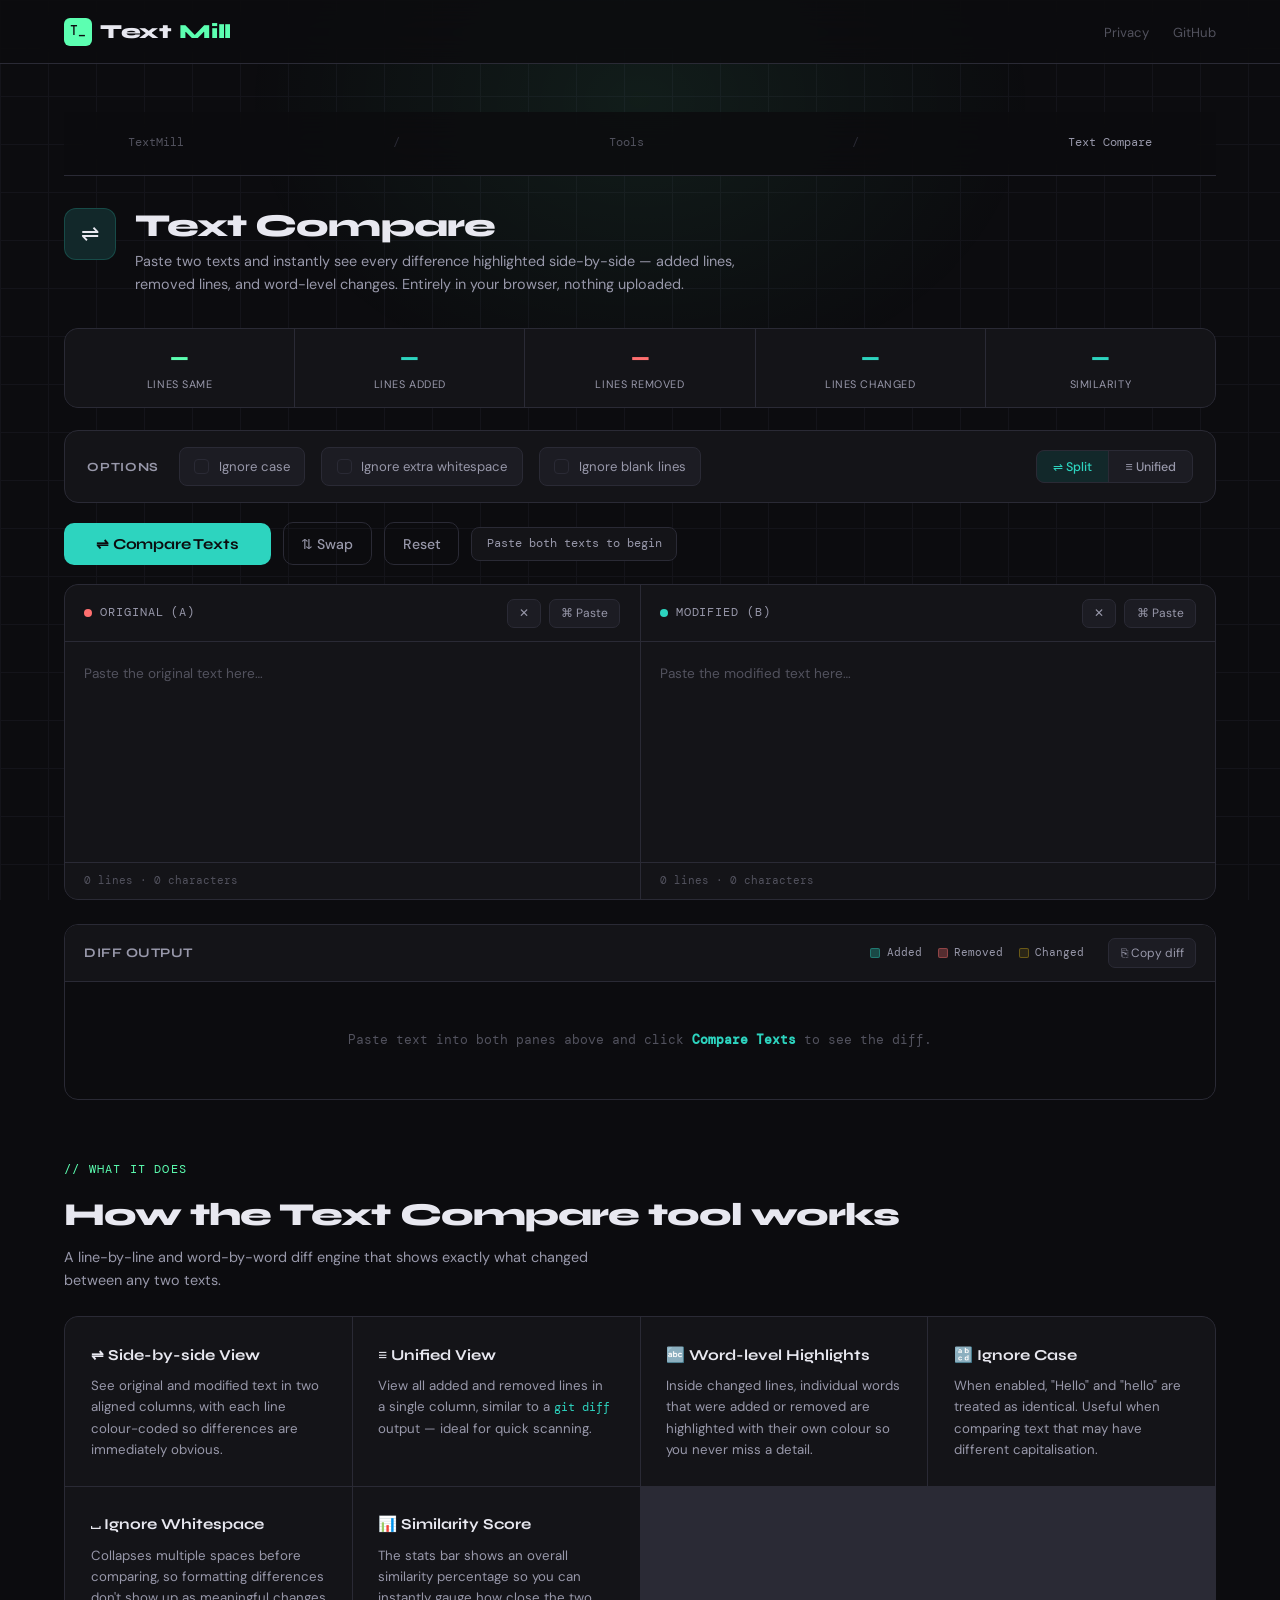
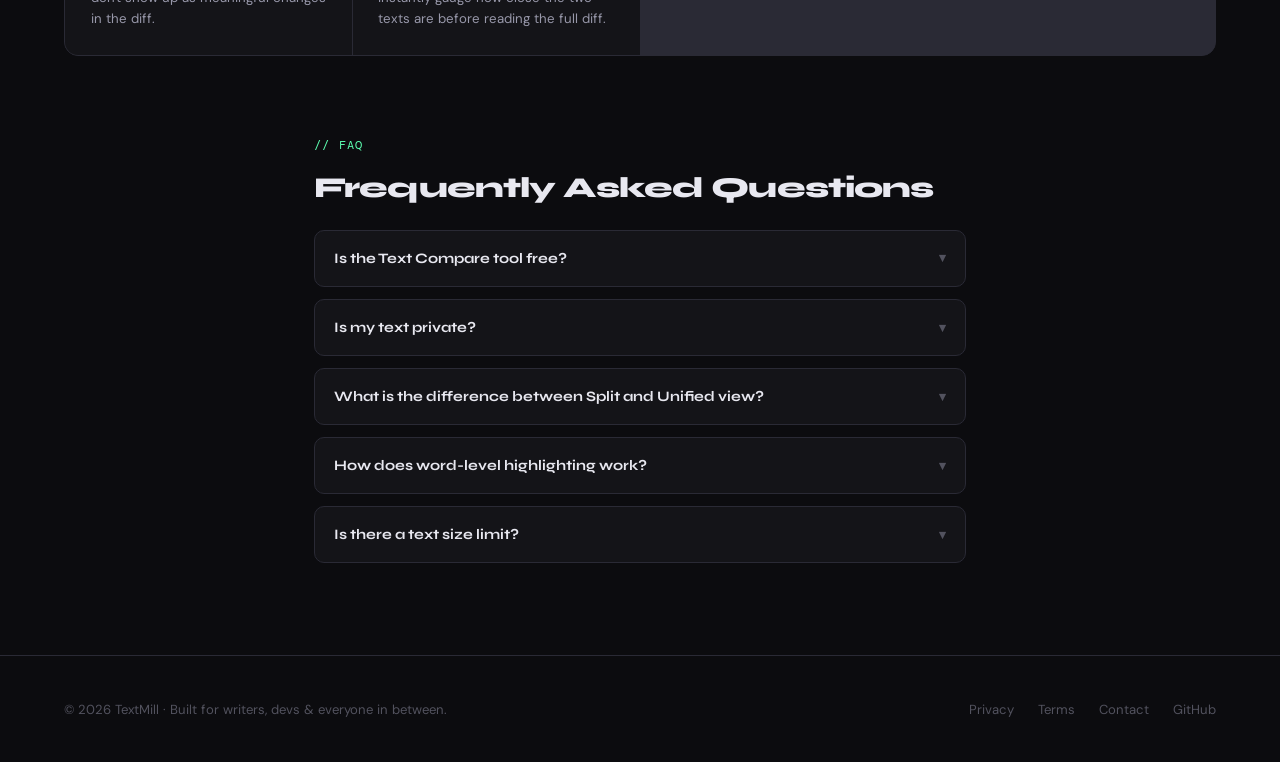
<file: text-compare.html>
<!DOCTYPE html>
<html lang="en">
<head>
  <meta charset="UTF-8" />
  <meta name="viewport" content="width=device-width, initial-scale=1.0" />

  <!-- SEO -->
  <title>Text Compare — Side-by-Side Diff Tool to Find Differences | TextCraft</title>
  <meta name="description" content="Free online text compare tool. Paste two texts and instantly see every difference highlighted side-by-side. Word-level and line-level diff, no sign-up required." />
  <meta name="keywords" content="text compare, text diff, compare two texts, find differences in text, online diff tool, side by side text comparison, text difference checker" />
  <link rel="canonical" href="https://textMill.site/text-compare" />

  <!-- Open Graph -->
  <meta property="og:type" content="website" />
  <meta property="og:title" content="Text Compare — Instantly Find Differences Between Two Texts | TextCraft" />
  <meta property="og:description" content="Paste two texts and see every added, removed, and changed line highlighted side-by-side. Free, private, browser-based." />
  <meta property="og:url" content="https://textMill.site/text-compare" />
  <meta property="og:site_name" content="TextCraft" />

  <!-- Twitter Card -->
  <meta name="twitter:card" content="summary_large_image" />
  <meta name="twitter:title" content="Text Compare — Side-by-Side Diff Tool" />
  <meta name="twitter:description" content="Find every difference between two texts instantly — word-level highlights, free &amp; private." />
  <link rel="icon" href="Capture.PNG" />
  <link rel="stylesheet" href="style.css">
  <!-- Schema.org: WebApplication -->
  <script type="application/ld+json">
  {
    "@context": "https://schema.org",
    "@type": "WebApplication",
    "name": "Text Compare",
    "url": "https://textMill.site/text-compare",
    "description": "Free online tool to compare two texts side-by-side with word-level and line-level diff highlighting.",
    "applicationCategory": "UtilitiesApplication",
    "operatingSystem": "All",
    "offers": { "@type": "Offer", "price": "0", "priceCurrency": "USD" },
    "featureList": [
      "Side-by-side text comparison",
      "Word-level diff highlighting",
      "Line-level diff highlighting",
      "Added and removed line detection",
      "Ignore whitespace option",
      "Ignore case option",
      "Diff statistics"
    ]
  }
  </script>

  <!-- Schema.org: BreadcrumbList -->
  <script type="application/ld+json">
  {
    "@context": "https://schema.org",
    "@type": "BreadcrumbList",
    "itemListElement": [
      { "@type": "ListItem", "position": 1, "name": "TextCraft", "item": "https://textMill.site" },
      { "@type": "ListItem", "position": 2, "name": "Tools", "item": "https://textMill.site/#tools" },
      { "@type": "ListItem", "position": 3, "name": "Text Compare", "item": "https://textMill.site/text-compare" }
    ]
  }
  </script>

  <link href="https://fonts.googleapis.com/css2?family=Syne:wght@400;600;700;800&family=DM+Mono:ital,wght@0,400;0,500;1,400&family=DM+Sans:ital,opsz,wght@0,9..40,300;0,9..40,400;0,9..40,500;1,9..40,300&display=swap" rel="stylesheet" />

  <!-- ═══════════════════════════════════════════
       SHARED DESIGN SYSTEM (same as index.html)
       ═══════════════════════════════════════════ -->
  <style>
    *, *::before, *::after { box-sizing: border-box; margin: 0; padding: 0; }

    :root {
      --bg:        #0c0c0f;
      --surface:   #141418;
      --surface2:  #1c1c23;
      --border:    #2a2a35;
      --accent:    #5cffb1;
      --accent2:   #3d8bff;
      --accent3:   #ff6f6f;
      --muted:     #52525e;
      --text:      #e8e8f0;
      --text-dim:  #9898aa;
      --radius:    14px;
      --font-head: 'Syne', sans-serif;
      --font-mono: 'DM Mono', monospace;
      --font-body: 'DM Sans', sans-serif;
    }

    html { scroll-behavior: smooth; }

    body {
      background: var(--bg);
      color: var(--text);
      font-family: var(--font-body);
      font-size: 16px;
      line-height: 1.6;
      min-height: 100vh;
      overflow-x: hidden;
    }

    body::before {
      content: '';
      position: fixed; inset: 0;
      background-image:
        linear-gradient(var(--border) 1px, transparent 1px),
        linear-gradient(90deg, var(--border) 1px, transparent 1px);
      background-size: 48px 48px;
      opacity: .3;
      pointer-events: none;
      z-index: 0;
    }

    body::after {
      content: '';
      position: fixed;
      top: -200px; left: 50%;
      transform: translateX(-50%);
      width: 800px; height: 600px;
      background: radial-gradient(ellipse, rgba(92,255,177,.07) 0%, transparent 70%);
      pointer-events: none;
      z-index: 0;
    }

    /* NAV */
    /* nav {
      position: sticky; top: 0; z-index: 100;
      display: flex; align-items: center; justify-content: space-between;
      padding: 0 5vw; height: 64px;
      background: rgba(12,12,15,.85);
      backdrop-filter: blur(18px);
      border-bottom: 1px solid var(--border);
    }
    .logo {
      font-family: var(--font-head); font-size: 1.25rem; font-weight: 800;
      letter-spacing: -.02em; color: var(--text); text-decoration: none;
      display: flex; align-items: center; gap: .5rem;
    }
    .logo em { font-style: normal; color: var(--accent); }
    .logo-mark {
      width: 28px; height: 28px; background: var(--accent); border-radius: 6px;
      display: flex; align-items: center; justify-content: center;
      font-family: var(--font-mono); font-size: .8rem; font-weight: 500; color: #0c0c0f;
    }
    .nav-links { display: flex; align-items: center; gap: 2rem; list-style: none; }
    .nav-links a { color: var(--text-dim); text-decoration: none; font-size: .875rem; font-weight: 500; transition: color .2s; }
    .nav-links a:hover { color: var(--text); }
    .nav-cta { background: var(--accent) !important; color: #0c0c0f !important; padding: .45rem 1.1rem; border-radius: 8px; font-weight: 600 !important; transition: opacity .2s !important; }
    .nav-cta:hover { opacity: .85 !important; }

    .btn-ghost {
      background: transparent; color: var(--text-dim);
      border: 1px solid var(--border); border-radius: 10px;
      padding: .75rem 1.8rem; font-family: var(--font-body);
      font-size: .95rem; font-weight: 500; cursor: pointer;
      transition: border-color .2s, color .2s;
    }
    .btn-ghost:hover { border-color: var(--text-dim); color: var(--text); }

    .section-label {
      font-family: var(--font-mono); font-size: .75rem; color: var(--accent);
      letter-spacing: .1em; text-transform: uppercase; margin-bottom: .6rem;
    } */

    /* footer {
      position: relative; z-index: 1;
      border-top: 1px solid var(--border); padding: 2.5rem 5vw;
      display: flex; align-items: center; justify-content: space-between;
      flex-wrap: wrap; gap: 1rem;
    }
    .footer-copy { font-size: .82rem; color: var(--muted); }
    .footer-links { display: flex; gap: 1.5rem; list-style: none; }
    .footer-links a { font-size: .82rem; color: var(--muted); text-decoration: none; transition: color .2s; }
    .footer-links a:hover { color: var(--text-dim); } */

    @keyframes fadeUp {
      from { opacity: 0; transform: translateY(16px); }
      to   { opacity: 1; transform: translateY(0); }
    }
    .reveal { opacity: 0; transform: translateY(22px); transition: opacity .55s ease, transform .55s ease; }
    .reveal.visible { opacity: 1; transform: translateY(0); }

    ::-webkit-scrollbar { width: 5px; }
    ::-webkit-scrollbar-track { background: var(--bg); }
    ::-webkit-scrollbar-thumb { background: var(--border); border-radius: 3px; }

    @media (max-width: 620px) { .nav-links { display: none; } }

    /* ═══════════════════════════════════════
       TOOL-SPECIFIC CSS ONLY
       ═══════════════════════════════════════ */

    :root {
      --tool-accent: #2dd4bf;
      --tool-bg:     #12282a;
      --diff-add:    rgba(45, 212, 191, .12);
      --diff-add-hl: rgba(45, 212, 191, .28);
      --diff-add-bd: rgba(45, 212, 191, .35);
      --diff-del:    rgba(255, 111, 111, .12);
      --diff-del-hl: rgba(255, 111, 111, .28);
      --diff-del-bd: rgba(255, 111, 111, .35);
      --diff-chg:    rgba(250, 204, 21, .10);
      --diff-chg-bd: rgba(250, 204, 21, .3);
    }

    .page-wrap {
      position: relative; z-index: 1;
      max-width: 1300px; margin: 0 auto;
      padding: 48px 5vw 60px;
    }

    /* Breadcrumb */
    .breadcrumb {
      display: flex; align-items: center; gap: .4rem;
      font-family: var(--font-mono); font-size: .72rem;
      color: var(--muted); margin-bottom: 2rem;
    }
    .breadcrumb a { color: var(--muted); text-decoration: none; transition: color .2s; }
    .breadcrumb a:hover { color: var(--text-dim); }
    .breadcrumb span { color: var(--border); }

    /* Tool header */
    .tool-header {
      display: flex; align-items: flex-start; gap: 1.2rem;
      margin-bottom: 2rem;
      animation: fadeUp .5s ease both;
    }
    .tool-header-icon {
      width: 52px; height: 52px; flex-shrink: 0;
      background: var(--tool-bg);
      border: 1px solid rgba(45,212,191,.2);
      border-radius: 12px;
      display: flex; align-items: center; justify-content: center;
      font-size: 1.35rem; font-family: var(--font-mono);
    }
    .tool-header-text h1 {
      font-family: var(--font-head);
      font-size: clamp(1.5rem, 3.5vw, 2rem);
      font-weight: 800; letter-spacing: -.03em; line-height: 1.1;
      animation: none; opacity: 1;
    }
    .tool-header-text p {
      color: var(--text-dim); font-size: .9rem;
      margin-top: .4rem; max-width: 600px;
    }

    /* Stats row */
    .tool-stats {
      display: flex; gap: 1px;
      background: var(--border);
      border: 1px solid var(--border);
      border-radius: var(--radius); overflow: hidden;
      margin-bottom: 1.4rem;
      animation: fadeUp .5s .05s ease both;
    }
    .tool-stat {
      flex: 1; background: var(--surface);
      padding: .85rem 1rem; text-align: center;
    }
    .tool-stat-val {
      font-family: var(--font-head);
      font-size: 1.25rem; font-weight: 800;
      color: var(--tool-accent);
    }
    .tool-stat-val.red  { color: var(--accent3); }
    .tool-stat-val.same { color: var(--accent); }
    .tool-stat-key {
      font-size: .68rem; color: var(--text-dim);
      text-transform: uppercase; letter-spacing: .05em; margin-top: .1rem;
    }

    /* Options */
    .options-wrap {
      background: var(--surface); border: 1px solid var(--border);
      border-radius: var(--radius); padding: 1rem 1.4rem;
      margin-bottom: 1.2rem;
      display: flex; align-items: center; gap: 1rem; flex-wrap: wrap;
      animation: fadeUp .5s .1s ease both;
    }
    .options-label {
      font-family: var(--font-head); font-size: .78rem; font-weight: 700;
      color: var(--text-dim); text-transform: uppercase; letter-spacing: .05em;
      margin-right: .25rem; white-space: nowrap;
    }
    .opt-toggle {
      display: flex; align-items: center; gap: .6rem;
      background: var(--surface2); border: 1px solid var(--border);
      border-radius: 8px; padding: .5rem .9rem;
      cursor: pointer; transition: border-color .18s, background .18s;
      user-select: none; font-size: .82rem; color: var(--text-dim);
    }
    .opt-toggle:hover { border-color: var(--muted); }
    .opt-toggle.active {
      border-color: rgba(45,212,191,.4);
      background: rgba(45,212,191,.06);
      color: var(--text);
    }
    .opt-check {
      width: 15px; height: 15px; flex-shrink: 0;
      border: 1.5px solid var(--border); border-radius: 4px;
      display: flex; align-items: center; justify-content: center;
      transition: all .18s;
    }
    .opt-toggle.active .opt-check { background: var(--tool-accent); border-color: var(--tool-accent); }
    .opt-check svg { display: none; }
    .opt-toggle.active .opt-check svg { display: block; }

    /* View toggle */
    .view-toggle {
      display: flex; gap: 1px; background: var(--border);
      border: 1px solid var(--border); border-radius: 8px; overflow: hidden;
      margin-left: auto;
    }
    .view-btn {
      background: var(--surface2); border: none;
      padding: .48rem 1rem; font-family: var(--font-body);
      font-size: .78rem; font-weight: 500; color: var(--text-dim);
      cursor: pointer; transition: background .18s, color .18s;
    }
    .view-btn.active { background: var(--tool-bg); color: var(--tool-accent); }

    /* Action bar */
    .action-bar {
      display: flex; align-items: center; gap: .75rem;
      flex-wrap: wrap; margin-bottom: 1.2rem;
      animation: fadeUp .5s .15s ease both;
    }
    .btn-run {
      background: var(--tool-accent); color: #0c0c0f;
      border: none; border-radius: 10px; padding: .75rem 2rem;
      font-family: var(--font-head); font-size: .95rem; font-weight: 700;
      cursor: pointer; transition: transform .15s, opacity .15s;
      letter-spacing: -.01em;
    }
    .btn-run:hover { transform: translateY(-2px); opacity: .9; }

    .diff-badge {
      font-family: var(--font-mono); font-size: .75rem;
      color: var(--text-dim); padding: .4rem .9rem;
      background: var(--surface); border: 1px solid var(--border); border-radius: 8px;
    }

    .icon-btn {
      background: var(--surface2); border: 1px solid var(--border);
      border-radius: 7px; padding: .35rem .7rem;
      color: var(--text-dim); font-size: .75rem; font-family: var(--font-body);
      cursor: pointer; transition: all .18s;
      display: flex; align-items: center; gap: .35rem; white-space: nowrap;
    }
    .icon-btn:hover { border-color: var(--text-dim); color: var(--text); }
    .icon-btn.danger:hover { border-color: var(--accent3); color: var(--accent3); }

    /* ── INPUT SECTION ── */
    .input-grid {
      display: grid; grid-template-columns: 1fr 1fr;
      gap: 1px; background: var(--border);
      border: 1px solid var(--border);
      border-radius: var(--radius); overflow: hidden;
      margin-bottom: 1.5rem;
      animation: fadeUp .5s .2s ease both;
    }
    .input-pane { background: var(--surface); display: flex; flex-direction: column; }
    .pane-header {
      display: flex; align-items: center; justify-content: space-between;
      padding: .85rem 1.2rem; border-bottom: 1px solid var(--border);
    }
    .pane-label {
      font-family: var(--font-mono); font-size: .72rem;
      color: var(--text-dim); letter-spacing: .08em; text-transform: uppercase;
      display: flex; align-items: center; gap: .5rem;
    }
    .pane-dot { width: 8px; height: 8px; border-radius: 50%; }
    .pane-actions { display: flex; gap: .5rem; }

    textarea {
      flex: 1; background: transparent; border: none; outline: none;
      resize: none; padding: 1.2rem; color: var(--text);
      font-family: var(--font-mono); font-size: .85rem; line-height: 1.7;
      min-height: 220px;
    }
    textarea::placeholder { color: var(--muted); font-family: var(--font-body); }

    .pane-footer {
      padding: .55rem 1.2rem; border-top: 1px solid var(--border);
      font-family: var(--font-mono); font-size: .7rem; color: var(--muted);
    }

    /* ── DIFF OUTPUT ── */
    .diff-section {
      border: 1px solid var(--border); border-radius: var(--radius);
      overflow: hidden;
      animation: fadeUp .5s .25s ease both;
    }

    .diff-header {
      display: flex; align-items: center; justify-content: space-between;
      padding: .85rem 1.2rem; border-bottom: 1px solid var(--border);
      background: var(--surface);
    }
    .diff-title {
      font-family: var(--font-head); font-size: .82rem; font-weight: 700;
      color: var(--text-dim); text-transform: uppercase; letter-spacing: .04em;
    }
    .legend {
      display: flex; gap: 1rem; align-items: center;
    }
    .legend-item {
      display: flex; align-items: center; gap: .4rem;
      font-family: var(--font-mono); font-size: .7rem; color: var(--text-dim);
    }
    .legend-dot {
      width: 10px; height: 10px; border-radius: 2px;
    }
    .legend-dot.add { background: var(--diff-add-hl); border: 1px solid var(--diff-add-bd); }
    .legend-dot.del { background: var(--diff-del-hl); border: 1px solid var(--diff-del-bd); }
    .legend-dot.chg { background: var(--diff-chg); border: 1px solid var(--diff-chg-bd); }

    /* Side-by-side diff */
    .diff-body {
      display: grid; grid-template-columns: 1fr 1fr;
      background: var(--border); gap: 1px;
    }

    .diff-col {
      background: var(--surface);
      font-family: var(--font-mono); font-size: .83rem; line-height: 1.7;
      overflow-x: auto;
    }

    .diff-col-header {
      padding: .55rem 1.2rem; border-bottom: 1px solid var(--border);
      font-family: var(--font-mono); font-size: .7rem; color: var(--text-dim);
      display: flex; align-items: center; gap: .5rem;
    }

    .diff-lines { padding: .5rem 0; }

    .diff-line {
      display: flex; align-items: baseline;
      min-height: 1.7em;
    }
    .diff-line:hover { background: rgba(255,255,255,.02); }

    .line-num {
      flex-shrink: 0; width: 44px; padding: 0 .6rem 0 .8rem;
      color: var(--muted); font-size: .72rem; text-align: right;
      border-right: 1px solid var(--border); margin-right: .8rem;
      user-select: none;
    }
    .line-gutter {
      flex-shrink: 0; width: 16px;
      font-size: .75rem; padding-right: .3rem;
      user-select: none;
    }
    .line-content {
      flex: 1; white-space: pre-wrap; word-break: break-all;
      padding-right: 1rem;
    }

    /* Line-level colouring */
    .diff-line.added   { background: var(--diff-add); }
    .diff-line.removed { background: var(--diff-del); }
    .diff-line.changed { background: var(--diff-chg); }
    .diff-line.empty   { opacity: .35; }

    .diff-line.added   .line-gutter { color: var(--tool-accent); }
    .diff-line.removed .line-gutter { color: var(--accent3); }
    .diff-line.changed .line-gutter { color: #facc15; }

    /* Word-level highlights inside a line */
    mark.w-add {
      background: var(--diff-add-hl);
      outline: 1px solid var(--diff-add-bd);
      border-radius: 3px; padding: 0 1px; color: inherit;
    }
    mark.w-del {
      background: var(--diff-del-hl);
      outline: 1px solid var(--diff-del-bd);
      border-radius: 3px; padding: 0 1px; color: inherit;
      text-decoration: line-through; text-decoration-color: var(--accent3);
    }

    /* Unified diff view */
    .diff-unified { padding: .5rem 0; }
    .unified-line { display: flex; align-items: baseline; min-height: 1.7em; }
    .unified-line:hover { background: rgba(255,255,255,.02); }
    .unified-line.added   { background: var(--diff-add); }
    .unified-line.removed { background: var(--diff-del); }
    .unified-line.changed { background: var(--diff-chg); }
    .unified-gutter {
      flex-shrink: 0; width: 28px; padding: 0 .5rem;
      font-size: .75rem; text-align: center;
      border-right: 1px solid var(--border); margin-right: .8rem;
      user-select: none;
    }
    .unified-line.added   .unified-gutter { color: var(--tool-accent); }
    .unified-line.removed .unified-gutter { color: var(--accent3); }
    .unified-line.changed .unified-gutter { color: #facc15; }
    .unified-content {
      flex: 1; white-space: pre-wrap; word-break: break-all;
      font-family: var(--font-mono); font-size: .83rem; line-height: 1.7;
      padding-right: 1rem;
    }

    /* Identical state */
    .identical-state {
      padding: 3rem 2rem; text-align: center; color: var(--text-dim);
      font-size: .9rem;
    }
    .identical-state .big { font-size: 2rem; display: block; margin-bottom: .75rem; }
    .identical-state strong { color: var(--accent); }

    /* Empty / prompt state */
    .prompt-state {
      padding: 3rem 2rem; text-align: center; color: var(--muted);
      font-family: var(--font-mono); font-size: .8rem;
    }

    /* SEO / FAQ sections */
    .seo-section {
      position: relative; z-index: 1;
      max-width: 1300px; margin: 0 auto; padding: 0 5vw 80px;
    }
    .seo-grid {
      display: grid; grid-template-columns: repeat(auto-fit, minmax(260px, 1fr));
      gap: 1px; background: var(--border);
      border: 1px solid var(--border); border-radius: var(--radius);
      overflow: hidden; margin-top: 1.5rem;
    }
    .seo-card { background: var(--surface); padding: 1.6rem; }
    .seo-card h3 { font-family: var(--font-head); font-size: .95rem; font-weight: 700; margin-bottom: .5rem; }
    .seo-card p { font-size: .83rem; color: var(--text-dim); line-height: 1.6; }

    .faq-section {
      position: relative; z-index: 1;
      max-width: 780px; margin: 0 auto; padding: 0 5vw 80px;
    }
    .faq-item { border: 1px solid var(--border); border-radius: 10px; margin-bottom: .75rem; overflow: hidden; background: var(--surface); }
    .faq-q { padding: 1rem 1.2rem; font-family: var(--font-head); font-size: .9rem; font-weight: 700; cursor: pointer; display: flex; justify-content: space-between; align-items: center; transition: background .2s; }
    .faq-q:hover { background: var(--surface2); }
    .faq-q .arrow { color: var(--muted); font-size: .8rem; transition: transform .2s; }
    .faq-item.open .faq-q .arrow { transform: rotate(180deg); }
    .faq-a { padding: 0 1.2rem; max-height: 0; overflow: hidden; transition: max-height .3s ease, padding .3s ease; font-size: .85rem; color: var(--text-dim); line-height: 1.65; }
    .faq-item.open .faq-a { max-height: 220px; padding: 0 1.2rem 1rem; }

    /* Toast */
    .toast {
      position: fixed; bottom: 2rem; right: 2rem;
      background: var(--surface2);
      border: 1px solid rgba(45,212,191,.3); color: var(--tool-accent);
      font-family: var(--font-mono); font-size: .78rem;
      padding: .6rem 1.1rem; border-radius: 8px; z-index: 999;
      opacity: 0; transform: translateY(8px); transition: opacity .2s, transform .2s; pointer-events: none;
    }
    .toast.show { opacity: 1; transform: translateY(0); }

    @media (max-width: 760px) {
      .input-grid { grid-template-columns: 1fr; }
      .diff-body  { grid-template-columns: 1fr; }
      .diff-col:last-child { border-top: 1px solid var(--border); }
      .view-toggle { margin-left: 0; }
      .options-wrap { flex-direction: column; align-items: flex-start; }
    }
  </style>
</head>
<body>

<!-- NAV -->
<nav>
    <a href="#" class="logo">
      <div class="logo-mark">T_</div>
      Text<em>Mill</em>
    </a>
    <ul class="footer-links">
      <li><a href="https://lootlo.pages.dev/privacy">Privacy</a></li>
      <!-- <li><a href="#">Terms</a></li>
      <li><a href="#">Contact</a></li> -->
      <li><a href="https://github.com/devnydv">GitHub</a></li>
    </ul>
  </nav>

<main>
<div class="page-wrap">

  <!-- Breadcrumb -->
  <nav class="breadcrumb" aria-label="Breadcrumb">
    <a href="index.html">TextMill</a>
    <span>/</span>
    <a href="index.html#tools">Tools</a>
    <span>/</span>
    <span style="color:var(--text-dim)">Text Compare</span>
  </nav>

  <!-- Tool Header -->
  <header class="tool-header">
    <div class="tool-header-icon" aria-hidden="true">⇌</div>
    <div class="tool-header-text">
      <h1>Text Compare</h1>
      <p>Paste two texts and instantly see every difference highlighted side-by-side — added lines, removed lines, and word-level changes. Entirely in your browser, nothing uploaded.</p>
    </div>
  </header>

  <!-- Stats -->
  <div class="tool-stats">
    <div class="tool-stat"><div class="tool-stat-val same" id="statSame">—</div><div class="tool-stat-key">Lines Same</div></div>
    <div class="tool-stat"><div class="tool-stat-val" id="statAdded">—</div><div class="tool-stat-key">Lines Added</div></div>
    <div class="tool-stat"><div class="tool-stat-val red" id="statRemoved">—</div><div class="tool-stat-key">Lines Removed</div></div>
    <div class="tool-stat"><div class="tool-stat-val" id="statChanged">—</div><div class="tool-stat-key">Lines Changed</div></div>
    <div class="tool-stat"><div class="tool-stat-val" id="statSimilarity">—</div><div class="tool-stat-key">Similarity</div></div>
  </div>

  <!-- Options + View toggle -->
  <div class="options-wrap" role="group" aria-label="Compare options">
    <span class="options-label">Options</span>
    <label class="opt-toggle" data-opt="ignoreCase">
      <div class="opt-check"><svg width="10" height="8" viewBox="0 0 10 8" fill="none"><path d="M1 4l3 3 5-6" stroke="#0c0c0f" stroke-width="1.8" stroke-linecap="round" stroke-linejoin="round"/></svg></div>
      Ignore case
    </label>
    <label class="opt-toggle" data-opt="ignoreWhitespace">
      <div class="opt-check"><svg width="10" height="8" viewBox="0 0 10 8" fill="none"><path d="M1 4l3 3 5-6" stroke="#0c0c0f" stroke-width="1.8" stroke-linecap="round" stroke-linejoin="round"/></svg></div>
      Ignore extra whitespace
    </label>
    <label class="opt-toggle" data-opt="ignoreBlank">
      <div class="opt-check"><svg width="10" height="8" viewBox="0 0 10 8" fill="none"><path d="M1 4l3 3 5-6" stroke="#0c0c0f" stroke-width="1.8" stroke-linecap="round" stroke-linejoin="round"/></svg></div>
      Ignore blank lines
    </label>
    <div class="view-toggle" role="group" aria-label="View mode">
      <button class="view-btn active" data-view="split">⇌ Split</button>
      <button class="view-btn" data-view="unified">≡ Unified</button>
    </div>
  </div>

  <!-- Action bar -->
  <div class="action-bar">
    <button class="btn-run" id="compareBtn">⇌ Compare Texts</button>
    <button class="btn-ghost" id="swapBtn" style="padding:.7rem 1.1rem;font-size:.88rem;">⇅ Swap</button>
    <button class="btn-ghost" id="resetBtn" style="padding:.7rem 1.1rem;font-size:.88rem;">Reset</button>
    <div class="diff-badge" id="diffBadge">Paste both texts to begin</div>
  </div>

  <!-- Input panes -->
  <div class="input-grid" role="region" aria-label="Text inputs">
    <div class="input-pane">
      <div class="pane-header">
        <span class="pane-label">
          <span class="pane-dot" style="background:var(--accent3);"></span>
          Original (A)
        </span>
        <div class="pane-actions">
          <button class="icon-btn danger" id="clearA">✕</button>
          <button class="icon-btn" id="pasteA">⌘ Paste</button>
        </div>
      </div>
      <textarea id="textA" placeholder="Paste the original text here…" aria-label="Original text A" spellcheck="false"></textarea>
      <div class="pane-footer" id="countA">0 lines · 0 characters</div>
    </div>
    <div class="input-pane">
      <div class="pane-header">
        <span class="pane-label">
          <span class="pane-dot" style="background:var(--tool-accent);"></span>
          Modified (B)
        </span>
        <div class="pane-actions">
          <button class="icon-btn danger" id="clearB">✕</button>
          <button class="icon-btn" id="pasteB">⌘ Paste</button>
        </div>
      </div>
      <textarea id="textB" placeholder="Paste the modified text here…" aria-label="Modified text B" spellcheck="false"></textarea>
      <div class="pane-footer" id="countB">0 lines · 0 characters</div>
    </div>
  </div>

  <!-- Diff output -->
  <div class="diff-section">
    <div class="diff-header">
      <span class="diff-title">Diff Output</span>
      <div class="legend">
        <div class="legend-item"><div class="legend-dot add"></div>Added</div>
        <div class="legend-item"><div class="legend-dot del"></div>Removed</div>
        <div class="legend-item"><div class="legend-dot chg"></div>Changed</div>
        <button class="icon-btn" id="copyDiffBtn" style="margin-left:.5rem;">⎘ Copy diff</button>
      </div>
    </div>
    <div id="diffOutput">
      <div class="prompt-state">Paste text into both panes above and click <strong style="color:var(--tool-accent)">Compare Texts</strong> to see the diff.</div>
    </div>
  </div>

</div><!-- .page-wrap -->

<!-- SEO Features -->
<section class="seo-section reveal" aria-label="Features">
  <div class="section-label">// what it does</div>
  <h2 style="font-family:var(--font-head);font-size:clamp(1.4rem,3vw,2rem);font-weight:800;letter-spacing:-.03em;margin-bottom:.4rem;">How the Text Compare tool works</h2>
  <p style="color:var(--text-dim);font-size:.9rem;max-width:540px;">A line-by-line and word-by-word diff engine that shows exactly what changed between any two texts.</p>
  <div class="seo-grid">
    <div class="seo-card">
      <h3>⇌ Side-by-side View</h3>
      <p>See original and modified text in two aligned columns, with each line colour-coded so differences are immediately obvious.</p>
    </div>
    <div class="seo-card">
      <h3>≡ Unified View</h3>
      <p>View all added and removed lines in a single column, similar to a <code style="font-family:var(--font-mono);font-size:.78rem;color:var(--tool-accent);">git diff</code> output — ideal for quick scanning.</p>
    </div>
    <div class="seo-card">
      <h3>🔤 Word-level Highlights</h3>
      <p>Inside changed lines, individual words that were added or removed are highlighted with their own colour so you never miss a detail.</p>
    </div>
    <div class="seo-card">
      <h3>🔡 Ignore Case</h3>
      <p>When enabled, "Hello" and "hello" are treated as identical. Useful when comparing text that may have different capitalisation.</p>
    </div>
    <div class="seo-card">
      <h3>⎵ Ignore Whitespace</h3>
      <p>Collapses multiple spaces before comparing, so formatting differences don't show up as meaningful changes in the diff.</p>
    </div>
    <div class="seo-card">
      <h3>📊 Similarity Score</h3>
      <p>The stats bar shows an overall similarity percentage so you can instantly gauge how close the two texts are before reading the full diff.</p>
    </div>
  </div>
</section>

<!-- FAQ -->
<section class="faq-section reveal" aria-label="Frequently asked questions">
  <div class="section-label">// faq</div>
  <h2 style="font-family:var(--font-head);font-size:clamp(1.3rem,2.5vw,1.8rem);font-weight:800;letter-spacing:-.03em;margin-bottom:1.2rem;">Frequently Asked Questions</h2>

  <div class="faq-item" itemscope itemtype="https://schema.org/Question">
    <div class="faq-q" tabindex="0" role="button" aria-expanded="false"><span itemprop="name">Is the Text Compare tool free?</span><span class="arrow">▾</span></div>
    <div class="faq-a" itemscope itemtype="https://schema.org/Answer" itemprop="acceptedAnswer"><p itemprop="text">Yes, completely free with no account required. All TextCraft tools are free to use without limits.</p></div>
  </div>

  <div class="faq-item" itemscope itemtype="https://schema.org/Question">
    <div class="faq-q" tabindex="0" role="button" aria-expanded="false"><span itemprop="name">Is my text private?</span><span class="arrow">▾</span></div>
    <div class="faq-a" itemscope itemtype="https://schema.org/Answer" itemprop="acceptedAnswer"><p itemprop="text">Yes. The entire diff runs in your browser using JavaScript. Neither text is ever sent to a server, stored, or logged. Your content stays on your device.</p></div>
  </div>

  <div class="faq-item" itemscope itemtype="https://schema.org/Question">
    <div class="faq-q" tabindex="0" role="button" aria-expanded="false"><span itemprop="name">What is the difference between Split and Unified view?</span><span class="arrow">▾</span></div>
    <div class="faq-a" itemscope itemtype="https://schema.org/Answer" itemprop="acceptedAnswer"><p itemprop="text">Split view shows both texts side by side in two columns — ideal for reading context. Unified view shows a single column where added lines are marked with + and removed lines with −, similar to a git diff. Use unified view for a compact overview.</p></div>
  </div>

  <div class="faq-item" itemscope itemtype="https://schema.org/Question">
    <div class="faq-q" tabindex="0" role="button" aria-expanded="false"><span itemprop="name">How does word-level highlighting work?</span><span class="arrow">▾</span></div>
    <div class="faq-a" itemscope itemtype="https://schema.org/Answer" itemprop="acceptedAnswer"><p itemprop="text">For lines that are similar but not identical (marked as "changed"), the tool runs a second word-level diff and highlights the exact words that were added or removed within that line — so you can spot a single word change in a long sentence instantly.</p></div>
  </div>

  <div class="faq-item" itemscope itemtype="https://schema.org/Question">
    <div class="faq-q" tabindex="0" role="button" aria-expanded="false"><span itemprop="name">Is there a text size limit?</span><span class="arrow">▾</span></div>
    <div class="faq-a" itemscope itemtype="https://schema.org/Answer" itemprop="acceptedAnswer"><p itemprop="text">There is no hard limit. The diff algorithm runs locally, so capacity depends on your device. Documents of thousands of lines compare in milliseconds on modern hardware.</p></div>
  </div>
</section>
</main>

<!-- FOOTER -->
<footer>
  <div class="footer-copy">© 2026 TextMill · Built for writers, devs &amp; everyone in between.</div>
  <ul class="footer-links">
    <li><a href="#">Privacy</a></li>
    <li><a href="#">Terms</a></li>
    <li><a href="#">Contact</a></li>
    <li><a href="#">GitHub</a></li>
  </ul>
</footer>

<div class="toast" id="toast" role="status" aria-live="polite"></div>

<script>
/* ══════════════════════════════════════
   STATE
══════════════════════════════════════ */
const opts = { ignoreCase: false, ignoreWhitespace: false, ignoreBlank: false };
let currentView = 'split';
let lastDiffResult = null;

/* ══════════════════════════════════════
   OPTIONS TOGGLES
══════════════════════════════════════ */
document.querySelectorAll('.opt-toggle').forEach(el => {
  const key = el.dataset.opt;
  el.addEventListener('click', () => {
    el.classList.toggle('active');
    opts[key] = el.classList.contains('active');
  });
});

/* ══════════════════════════════════════
   VIEW TOGGLE
══════════════════════════════════════ */
document.querySelectorAll('.view-btn').forEach(btn => {
  btn.addEventListener('click', () => {
    document.querySelectorAll('.view-btn').forEach(b => b.classList.remove('active'));
    btn.classList.add('active');
    currentView = btn.dataset.view;
    if (lastDiffResult) renderDiff(lastDiffResult);
  });
});

/* ══════════════════════════════════════
   HELPERS
══════════════════════════════════════ */
function norm(line) {
  let s = line;
  if (opts.ignoreWhitespace) s = s.replace(/\s+/g, ' ').trim();
  if (opts.ignoreCase) s = s.toLowerCase();
  return s;
}

function countInfo(text) {
  if (!text) return '0 lines · 0 characters';
  const lines = text.split('\n').length;
  return `${lines.toLocaleString()} line${lines !== 1 ? 's' : ''} · ${text.length.toLocaleString()} characters`;
}

function showToast(msg) {
  const t = document.getElementById('toast');
  t.textContent = msg;
  t.classList.add('show');
  setTimeout(() => t.classList.remove('show'), 2200);
}

function esc(s) {
  return s.replace(/&/g,'&amp;').replace(/</g,'&lt;').replace(/>/g,'&gt;');
}

/* ══════════════════════════════════════
   LCS-BASED LINE DIFF
══════════════════════════════════════ */
function lcs(a, b) {
  const m = a.length, n = b.length;
  const dp = Array.from({length: m+1}, () => new Uint16Array(n+1));
  for (let i = 1; i <= m; i++)
    for (let j = 1; j <= n; j++)
      dp[i][j] = a[i-1] === b[j-1] ? dp[i-1][j-1]+1 : Math.max(dp[i-1][j], dp[i][j-1]);
  // backtrack
  const result = [];
  let i = m, j = n;
  while (i > 0 && j > 0) {
    if (a[i-1] === b[j-1]) { result.push({type:'same', a:i-1, b:j-1}); i--; j--; }
    else if (dp[i-1][j] >= dp[i][j-1]) i--;
    else j--;
  }
  return result.reverse();
}

function diffLines(rawA, rawB) {
  let linesA = rawA.split('\n');
  let linesB = rawB.split('\n');

  if (opts.ignoreBlank) {
    linesA = linesA.filter(l => l.trim() !== '');
    linesB = linesB.filter(l => l.trim() !== '');
  }

  const normedA = linesA.map(norm);
  const normedB = linesB.map(norm);

  // Build LCS on normed arrays
  const common = lcs(normedA, normedB); // [{type,a,b}]

  const result = []; // [{type:'same'|'added'|'removed'|'changed', lineA, lineB}]
  let ia = 0, ib = 0, ci = 0;

  while (ci < common.length) {
    const {a: ca, b: cb} = common[ci];
    // lines before this common block
    const delBlock = linesA.slice(ia, ca);
    const addBlock = linesB.slice(ib, cb);
    const pairLen = Math.min(delBlock.length, addBlock.length);
    // pair up removals/additions as "changed"
    for (let k = 0; k < pairLen; k++)
      result.push({type:'changed', lineA: delBlock[k], lineB: addBlock[k]});
    for (let k = pairLen; k < delBlock.length; k++)
      result.push({type:'removed', lineA: delBlock[k], lineB: null});
    for (let k = pairLen; k < addBlock.length; k++)
      result.push({type:'added', lineA: null, lineB: addBlock[k]});
    // the common line
    result.push({type:'same', lineA: linesA[ca], lineB: linesB[cb]});
    ia = ca+1; ib = cb+1; ci++;
  }
  // trailing
  const delBlock = linesA.slice(ia);
  const addBlock = linesB.slice(ib);
  const pairLen = Math.min(delBlock.length, addBlock.length);
  for (let k = 0; k < pairLen; k++)
    result.push({type:'changed', lineA: delBlock[k], lineB: addBlock[k]});
  for (let k = pairLen; k < delBlock.length; k++)
    result.push({type:'removed', lineA: delBlock[k], lineB: null});
  for (let k = pairLen; k < addBlock.length; k++)
    result.push({type:'added', lineA: null, lineB: addBlock[k]});

  return result;
}

/* ══════════════════════════════════════
   WORD-LEVEL DIFF  (token diff)
══════════════════════════════════════ */
function tokenize(s) {
  // split on word boundaries, keeping delimiters
  return s.split(/(\s+|[^\w]+)/).filter(t => t.length);
}

function wordDiff(a, b) {
  const ta = tokenize(a), tb = tokenize(b);
  const na = ta.map(t => opts.ignoreCase ? t.toLowerCase() : t);
  const nb = tb.map(t => opts.ignoreCase ? t.toLowerCase() : t);
  const common = lcs(na, nb);

  let htmlA = '', htmlB = '';
  let ia = 0, ib = 0, ci = 0;

  while (ci < common.length) {
    const {a: ca, b: cb} = common[ci];
    // deleted tokens
    for (let k = ia; k < ca; k++) htmlA += `<mark class="w-del">${esc(ta[k])}</mark>`;
    // added tokens
    for (let k = ib; k < cb; k++) htmlB += `<mark class="w-add">${esc(tb[k])}</mark>`;
    // common
    htmlA += esc(ta[ca]);
    htmlB += esc(tb[cb]);
    ia = ca+1; ib = cb+1; ci++;
  }
  for (let k = ia; k < ta.length; k++) htmlA += `<mark class="w-del">${esc(ta[k])}</mark>`;
  for (let k = ib; k < tb.length; k++) htmlB += `<mark class="w-add">${esc(tb[k])}</mark>`;
  return {htmlA, htmlB};
}

/* ══════════════════════════════════════
   RENDER
══════════════════════════════════════ */
function renderDiff(diffResult) {
  const out = document.getElementById('diffOutput');

  if (currentView === 'split') {
    renderSplit(diffResult, out);
  } else {
    renderUnified(diffResult, out);
  }
}

function renderSplit(dr, container) {
  let leftLines = '', rightLines = '';
  let lnA = 1, lnB = 1;

  dr.forEach(row => {
    if (row.type === 'same') {
      const content = esc(row.lineA);
      leftLines  += `<div class="diff-line"><span class="line-num">${lnA++}</span><span class="line-gutter"> </span><span class="line-content">${content || ' '}</span></div>`;
      rightLines += `<div class="diff-line"><span class="line-num">${lnB++}</span><span class="line-gutter"> </span><span class="line-content">${content || ' '}</span></div>`;
    } else if (row.type === 'removed') {
      leftLines  += `<div class="diff-line removed"><span class="line-num">${lnA++}</span><span class="line-gutter">−</span><span class="line-content">${esc(row.lineA) || ' '}</span></div>`;
      rightLines += `<div class="diff-line empty"><span class="line-num"> </span><span class="line-gutter"> </span><span class="line-content"> </span></div>`;
    } else if (row.type === 'added') {
      leftLines  += `<div class="diff-line empty"><span class="line-num"> </span><span class="line-gutter"> </span><span class="line-content"> </span></div>`;
      rightLines += `<div class="diff-line added"><span class="line-num">${lnB++}</span><span class="line-gutter">+</span><span class="line-content">${esc(row.lineB) || ' '}</span></div>`;
    } else { // changed
      const {htmlA, htmlB} = wordDiff(row.lineA, row.lineB);
      leftLines  += `<div class="diff-line changed"><span class="line-num">${lnA++}</span><span class="line-gutter">~</span><span class="line-content">${htmlA || ' '}</span></div>`;
      rightLines += `<div class="diff-line changed"><span class="line-num">${lnB++}</span><span class="line-gutter">~</span><span class="line-content">${htmlB || ' '}</span></div>`;
    }
  });

  container.innerHTML = `
    <div class="diff-body">
      <div class="diff-col">
        <div class="diff-col-header"><span class="pane-dot" style="background:var(--accent3);width:8px;height:8px;border-radius:50%;display:inline-block;"></span> &nbsp;Original (A)</div>
        <div class="diff-lines">${leftLines}</div>
      </div>
      <div class="diff-col">
        <div class="diff-col-header"><span class="pane-dot" style="background:var(--tool-accent);width:8px;height:8px;border-radius:50%;display:inline-block;"></span> &nbsp;Modified (B)</div>
        <div class="diff-lines">${rightLines}</div>
      </div>
    </div>`;
}

function renderUnified(dr, container) {
  let html = '';
  let lnA = 1, lnB = 1;

  dr.forEach(row => {
    if (row.type === 'same') {
      html += `<div class="unified-line"><span class="unified-gutter"> </span><span class="unified-content">${esc(row.lineA) || ' '}</span></div>`;
      lnA++; lnB++;
    } else if (row.type === 'removed') {
      html += `<div class="unified-line removed"><span class="unified-gutter">−</span><span class="unified-content">${esc(row.lineA) || ' '}</span></div>`;
      lnA++;
    } else if (row.type === 'added') {
      html += `<div class="unified-line added"><span class="unified-gutter">+</span><span class="unified-content">${esc(row.lineB) || ' '}</span></div>`;
      lnB++;
    } else {
      const {htmlA, htmlB} = wordDiff(row.lineA, row.lineB);
      html += `<div class="unified-line removed"><span class="unified-gutter">−</span><span class="unified-content">${htmlA || ' '}</span></div>`;
      html += `<div class="unified-line added"><span class="unified-gutter">+</span><span class="unified-content">${htmlB || ' '}</span></div>`;
      lnA++; lnB++;
    }
  });

  container.innerHTML = `<div class="diff-unified" style="padding:.5rem 0;">${html}</div>`;
}

/* ══════════════════════════════════════
   COMPARE
══════════════════════════════════════ */
document.getElementById('compareBtn').addEventListener('click', () => {
  const a = document.getElementById('textA').value;
  const b = document.getElementById('textB').value;
  if (!a.trim() && !b.trim()) { showToast('Paste text into both panes first'); return; }

  const dr = diffLines(a, b);
  lastDiffResult = dr;

  // Stats
  let same = 0, added = 0, removed = 0, changed = 0;
  dr.forEach(r => {
    if (r.type === 'same') same++;
    else if (r.type === 'added') added++;
    else if (r.type === 'removed') removed++;
    else changed++;
  });
  const total = same + added + removed + changed;
  const similarity = total ? Math.round((same / total) * 100) : 100;

  document.getElementById('statSame').textContent      = same.toLocaleString();
  document.getElementById('statAdded').textContent     = added.toLocaleString();
  document.getElementById('statRemoved').textContent   = removed.toLocaleString();
  document.getElementById('statChanged').textContent   = changed.toLocaleString();
  document.getElementById('statSimilarity').textContent = similarity + '%';

  const diffCount = added + removed + changed;
  document.getElementById('diffBadge').innerHTML = diffCount === 0
    ? '<strong style="color:var(--accent)">Texts are identical</strong>'
    : `Found <strong style="color:var(--tool-accent)">${diffCount.toLocaleString()}</strong> different line${diffCount !== 1 ? 's' : ''}`;

  if (diffCount === 0) {
    document.getElementById('diffOutput').innerHTML = `
      <div class="identical-state">
        <span>✓</span>
        <strong>The texts are identical.</strong><br>
        No differences were found${opts.ignoreCase || opts.ignoreWhitespace ? ' with the current options applied' : ''}.
      </div>`;
  } else {
    renderDiff(dr);
  }
});

/* ══════════════════════════════════════
   SWAP
══════════════════════════════════════ */
document.getElementById('swapBtn').addEventListener('click', () => {
  const a = document.getElementById('textA');
  const b = document.getElementById('textB');
  [a.value, b.value] = [b.value, a.value];
  a.dispatchEvent(new Event('input'));
  b.dispatchEvent(new Event('input'));
  if (lastDiffResult) document.getElementById('compareBtn').click();
});

/* ══════════════════════════════════════
   RESET
══════════════════════════════════════ */
document.getElementById('resetBtn').addEventListener('click', () => {
  document.getElementById('textA').value = '';
  document.getElementById('textB').value = '';
  document.getElementById('countA').textContent = '0 lines · 0 characters';
  document.getElementById('countB').textContent = '0 lines · 0 characters';
  document.getElementById('diffBadge').textContent = 'Paste both texts to begin';
  document.getElementById('diffOutput').innerHTML = '<div class="prompt-state">Paste text into both panes above and click <strong style="color:var(--tool-accent)">Compare Texts</strong> to see the diff.</div>';
  ['statSame','statAdded','statRemoved','statChanged','statSimilarity'].forEach(id => {
    document.getElementById(id).textContent = '—';
  });
  lastDiffResult = null;
});

/* ══════════════════════════════════════
   COPY DIFF
══════════════════════════════════════ */
document.getElementById('copyDiffBtn').addEventListener('click', () => {
  if (!lastDiffResult) { showToast('Run a comparison first'); return; }
  const lines = lastDiffResult.map(r => {
    if (r.type === 'same')    return '  ' + r.lineA;
    if (r.type === 'added')   return '+ ' + r.lineB;
    if (r.type === 'removed') return '- ' + r.lineA;
    return '- ' + r.lineA + '\n+ ' + r.lineB;
  });
  navigator.clipboard.writeText(lines.join('\n')).then(() => showToast('Diff copied ✓'));
});

/* ══════════════════════════════════════
   PASTE & CLEAR
══════════════════════════════════════ */
async function pasteToEl(id) {
  try {
    const text = await navigator.clipboard.readText();
    document.getElementById(id).value = text;
    document.getElementById(id).dispatchEvent(new Event('input'));
    showToast('Pasted from clipboard');
  } catch { showToast('Clipboard access denied'); }
}

document.getElementById('pasteA').addEventListener('click', () => pasteToEl('textA'));
document.getElementById('pasteB').addEventListener('click', () => pasteToEl('textB'));

document.getElementById('clearA').addEventListener('click', () => {
  document.getElementById('textA').value = '';
  document.getElementById('textA').dispatchEvent(new Event('input'));
});
document.getElementById('clearB').addEventListener('click', () => {
  document.getElementById('textB').value = '';
  document.getElementById('textB').dispatchEvent(new Event('input'));
});

/* ══════════════════════════════════════
   LIVE COUNTS
══════════════════════════════════════ */
document.getElementById('textA').addEventListener('input', e => {
  document.getElementById('countA').textContent = countInfo(e.target.value);
});
document.getElementById('textB').addEventListener('input', e => {
  document.getElementById('countB').textContent = countInfo(e.target.value);
});

/* ══════════════════════════════════════
   FAQ ACCORDION
══════════════════════════════════════ */
document.querySelectorAll('.faq-q').forEach(q => {
  q.addEventListener('click', () => {
    const item = q.closest('.faq-item');
    const isOpen = item.classList.contains('open');
    document.querySelectorAll('.faq-item').forEach(i => {
      i.classList.remove('open');
      i.querySelector('.faq-q').setAttribute('aria-expanded', 'false');
    });
    if (!isOpen) { item.classList.add('open'); q.setAttribute('aria-expanded', 'true'); }
  });
  q.addEventListener('keydown', e => { if (e.key === 'Enter' || e.key === ' ') { e.preventDefault(); q.click(); } });
});

/* ══════════════════════════════════════
   SCROLL REVEAL
══════════════════════════════════════ */
const io = new IntersectionObserver(entries =>
  entries.forEach(e => { if (e.isIntersecting) { e.target.classList.add('visible'); io.unobserve(e.target); } }),
  { threshold: 0.08 }
);
document.querySelectorAll('.reveal').forEach(el => io.observe(el));
</script>
</body>
</html>
</file>
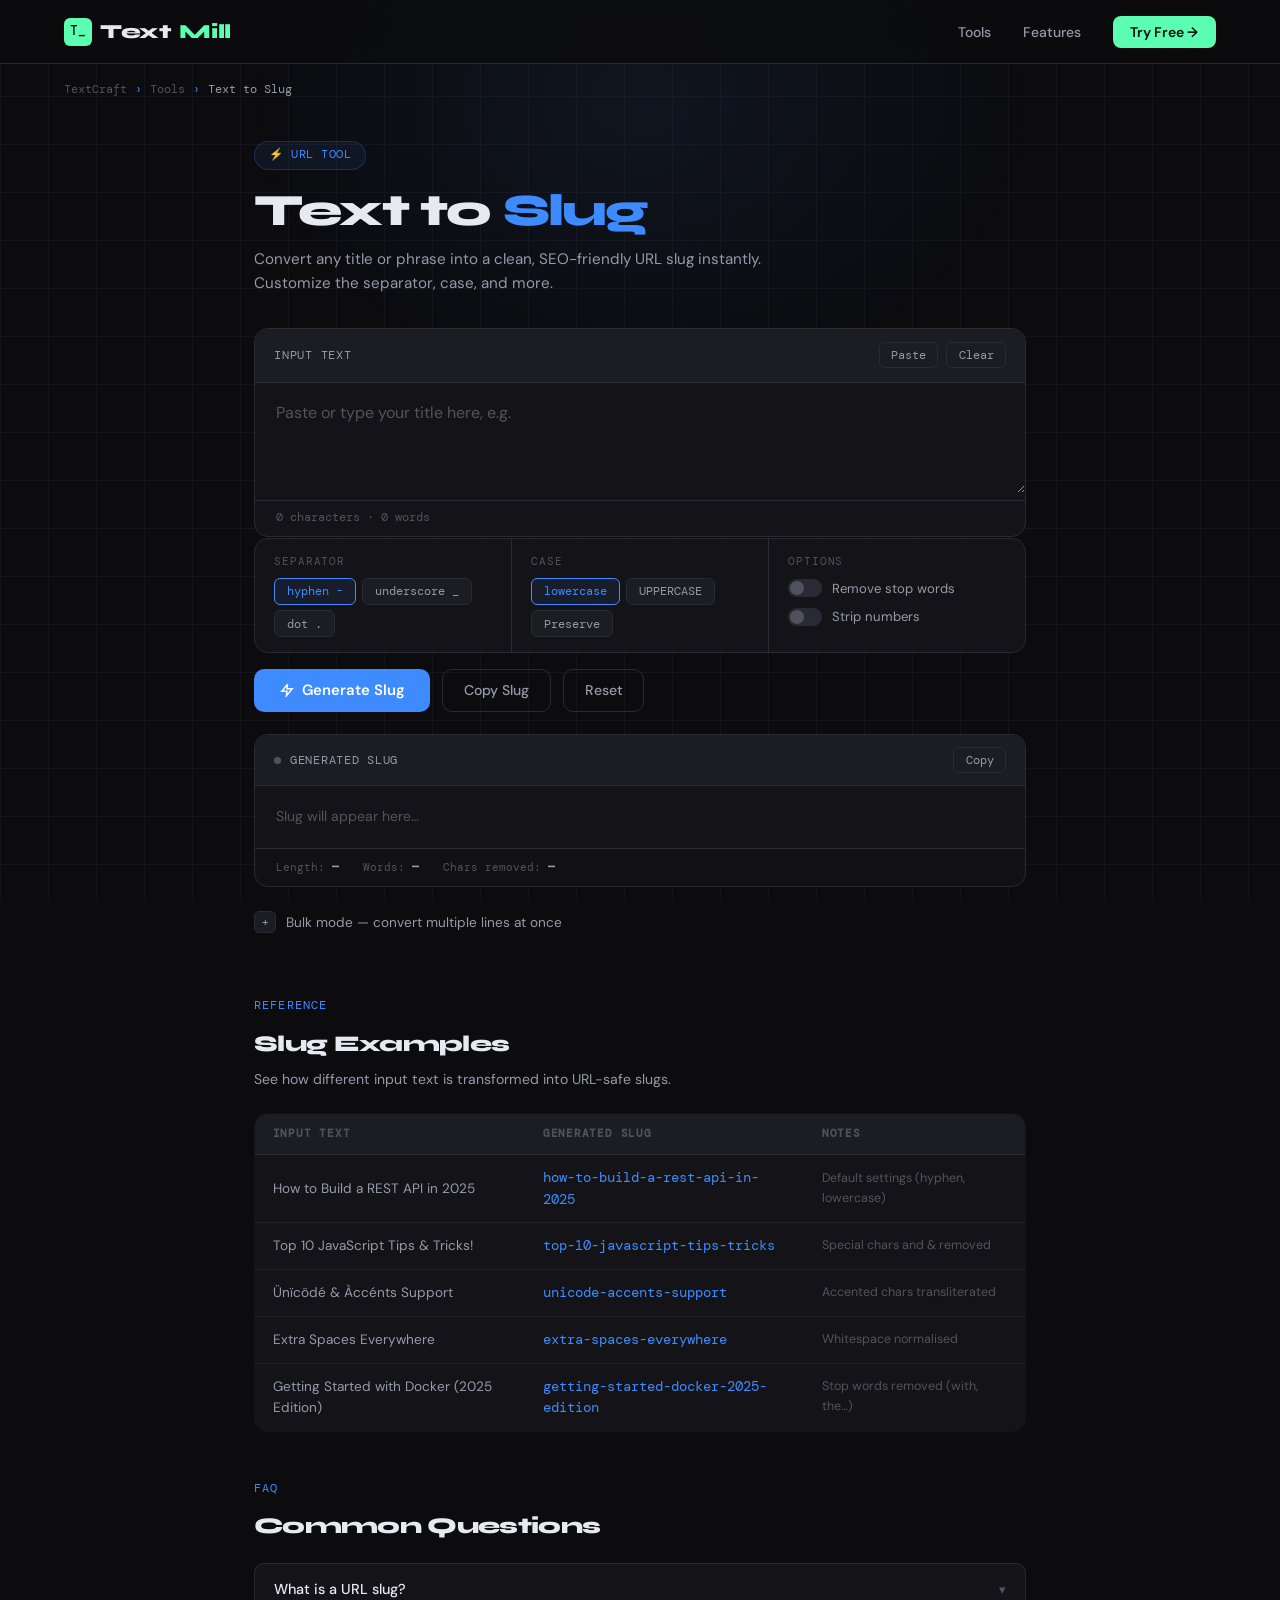
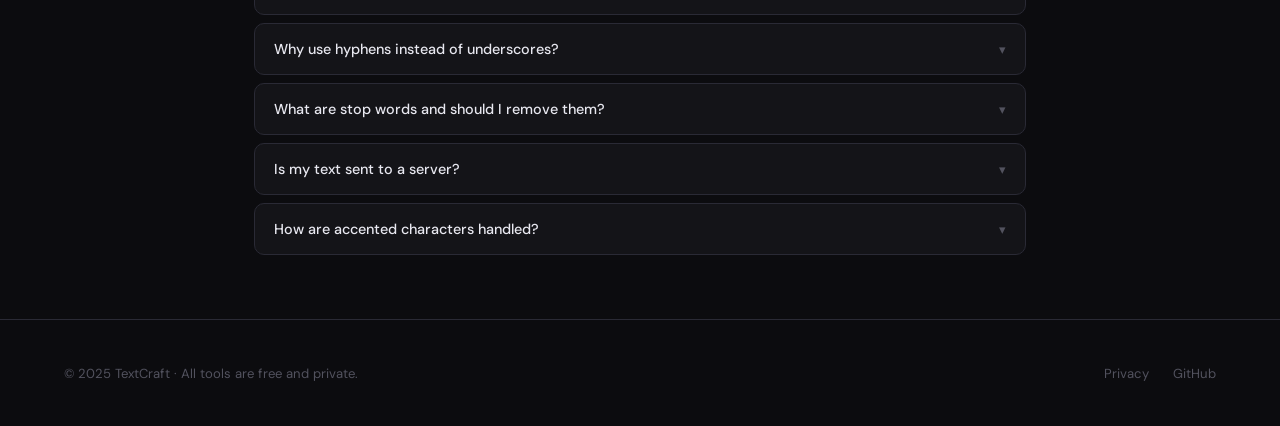
<file: text-to-slug.html>
<!DOCTYPE html>
<html lang="en">
<head>
  <meta charset="UTF-8" />
  <meta name="viewport" content="width=device-width, initial-scale=1.0" />

  <!-- SEO -->
  <title>Text to Slug — URL Slug Generator | TextCraft</title>
  <meta name="description" content="Free online text to slug converter. Instantly generate clean, SEO-friendly URL slugs from any title or text. Customize separator, case, and more. No sign-up required." />
  <meta name="keywords" content="text to slug, slug generator, url slug, convert text to slug, seo friendly url, slug maker, permalink generator" />
  <link rel="canonical" href="https://textMill.site/text-to-slug" />

  <!-- Open Graph -->
  <meta property="og:type" content="website" />
  <meta property="og:title" content="Text to Slug — URL Slug Generator | TextMill" />
  <meta property="og:description" content="Convert any title or phrase into a clean, SEO-friendly URL slug instantly. Free, private, browser-based." />
  <meta property="og:url" content="https://textMill.site/text-to-slug" />
  <meta property="og:site_name" content="TextMill" />

  <!-- Twitter Card -->
  <meta name="twitter:card" content="summary_large_image" />
  <meta name="twitter:title" content="Text to Slug — URL Slug Generator" />
  <meta name="twitter:description" content="Turn any title into a clean URL slug instantly — custom separator, case options, free & private." />
  <link rel="icon" href="Capture.PNG" />
  <link rel="stylesheet" href="style.css">

  <!-- Schema.org: WebApplication -->
  <script type="application/ld+json">
  {
    "@context": "https://schema.org",
    "@type": "WebApplication",
    "name": "Text to Slug",
    "url": "https://textMill.site/text-to-slug",
    "description": "Free online tool to convert any title or text into a clean, SEO-friendly URL slug.",
    "applicationCategory": "UtilitiesApplication",
    "operatingSystem": "All",
    "offers": { "@type": "Offer", "price": "0", "priceCurrency": "USD" },
    "featureList": [
      "Instant slug generation",
      "Custom separator (hyphen, underscore, dot)",
      "Lowercase and uppercase output",
      "Remove stop words option",
      "Transliteration support",
      "Bulk slug generation",
      "Copy to clipboard"
    ]
  }
  </script>

  <!-- Schema.org: BreadcrumbList -->
  <script type="application/ld+json">
  {
    "@context": "https://schema.org",
    "@type": "BreadcrumbList",
    "itemListElement": [
      { "@type": "ListItem", "position": 1, "name": "TextMill", "item": "https://textMill.site" },
      { "@type": "ListItem", "position": 2, "name": "Tools", "item": "https://textMill.site/#tools" },
      { "@type": "ListItem", "position": 3, "name": "Text to Slug", "item": "https://textMill.site/text-to-slug" }
    ]
  }
  </script>

  <link href="https://fonts.googleapis.com/css2?family=Syne:wght@400;600;700;800&family=DM+Mono:ital,wght@0,400;0,500;1,400&family=DM+Sans:ital,opsz,wght@0,9..40,300;0,9..40,400;0,9..40,500;1,9..40,300&display=swap" rel="stylesheet" />

  <style>
    *, *::before, *::after { box-sizing: border-box; margin: 0; padding: 0; }

    :root {
      --bg:        #0c0c0f;
      --surface:   #141418;
      --surface2:  #1c1c23;
      --border:    #2a2a35;
      --accent:    #5cffb1;
      --accent2:   #3d8bff;
      --accent3:   #ff6f6f;
      --muted:     #52525e;
      --text:      #e8e8f0;
      --text-dim:  #9898aa;
      --radius:    14px;
      --font-head: 'Syne', sans-serif;
      --font-mono: 'DM Mono', monospace;
      --font-body: 'DM Sans', sans-serif;
      --tool-accent: #3d8bff;
      --tool-accent-bg: rgba(61,139,255,.08);
      --tool-accent-border: rgba(61,139,255,.22);
    }

    html { scroll-behavior: smooth; }

    body {
      background: var(--bg);
      color: var(--text);
      font-family: var(--font-body);
      font-size: 16px;
      line-height: 1.6;
      min-height: 100vh;
      overflow-x: hidden;
    }

    body::before {
      content: '';
      position: fixed; inset: 0;
      background-image:
        linear-gradient(var(--border) 1px, transparent 1px),
        linear-gradient(90deg, var(--border) 1px, transparent 1px);
      background-size: 48px 48px;
      opacity: .3;
      pointer-events: none;
      z-index: 0;
    }

    body::after {
      content: '';
      position: fixed;
      top: -200px; left: 50%;
      transform: translateX(-50%);
      width: 800px; height: 600px;
      background: radial-gradient(ellipse, rgba(61,139,255,.07) 0%, transparent 70%);
      pointer-events: none;
      z-index: 0;
    }

    @keyframes fadeUp {
      from { opacity: 0; transform: translateY(16px); }
      to   { opacity: 1; transform: translateY(0); }
    }
    .reveal { opacity: 0; transform: translateY(22px); transition: opacity .55s ease, transform .55s ease; }
    .reveal.visible { opacity: 1; transform: translateY(0); }

    ::-webkit-scrollbar { width: 5px; }
    ::-webkit-scrollbar-track { background: var(--bg); }
    ::-webkit-scrollbar-thumb { background: var(--border); border-radius: 3px; }

    /* ── NAV ── */
    nav {
      position: sticky; top: 0; z-index: 100;
      display: flex; align-items: center; justify-content: space-between;
      padding: 0 5vw; height: 64px;
      background: rgba(12,12,15,.85);
      backdrop-filter: blur(18px);
      border-bottom: 1px solid var(--border);
    }
    .logo {
      font-family: var(--font-head); font-size: 1.25rem; font-weight: 800;
      letter-spacing: -.02em; color: var(--text); text-decoration: none;
      display: flex; align-items: center; gap: .5rem;
    }
    .logo em { font-style: normal; color: var(--accent); }
    .logo-mark {
      width: 28px; height: 28px; background: var(--accent); border-radius: 6px;
      display: flex; align-items: center; justify-content: center;
      font-family: var(--font-mono); font-size: .8rem; font-weight: 500; color: #0c0c0f;
    }
    .nav-links { display: flex; align-items: center; gap: 2rem; list-style: none; }
    .nav-links a { color: var(--text-dim); text-decoration: none; font-size: .875rem; font-weight: 500; transition: color .2s; }
    .nav-links a:hover { color: var(--text); }
    .nav-cta {
      background: var(--accent) !important; color: #0c0c0f !important;
      padding: .45rem 1.1rem; border-radius: 8px; font-weight: 600 !important; transition: opacity .2s !important;
    }
    .nav-cta:hover { opacity: .85 !important; color: #0c0c0f !important; }

    /* ── BREADCRUMB ── */
    .breadcrumb {
      position: relative; z-index: 1;
      display: flex; align-items: center; gap: .5rem;
      padding: 1rem 5vw 0;
      font-size: .78rem; color: var(--muted);
      font-family: var(--font-mono);
    }
    .breadcrumb a { color: var(--muted); text-decoration: none; transition: color .2s; }
    .breadcrumb a:hover { color: var(--text-dim); }
    .breadcrumb span { color: var(--tool-accent); }

    /* ── PAGE HEADER ── */
    .page-header {
      position: relative; z-index: 1;
      max-width: 900px; margin: 0 auto;
      padding: 2.5rem 5vw 0;
      animation: fadeUp .5s ease both;
    }
    .tool-badge {
      display: inline-flex; align-items: center; gap: .5rem;
      background: var(--tool-accent-bg);
      border: 1px solid var(--tool-accent-border);
      border-radius: 999px; padding: .28rem .9rem;
      font-family: var(--font-mono); font-size: .72rem;
      color: var(--tool-accent); margin-bottom: 1rem;
      letter-spacing: .04em;
    }
    .page-header h1 {
      font-family: var(--font-head); font-size: clamp(1.9rem, 4vw, 2.8rem);
      font-weight: 800; letter-spacing: -.04em; line-height: 1.1;
      opacity: 1; animation: none;
    }
    .page-header h1 em { font-style: normal; color: var(--tool-accent); }
    .page-header p {
      margin-top: .75rem; color: var(--text-dim); font-size: .95rem; max-width: 520px;
    }

    /* ── MAIN TOOL AREA ── */
    .tool-wrap {
      position: relative; z-index: 1;
      max-width: 900px; margin: 2rem auto 0;
      padding: 0 5vw 4rem;
    }

    /* ── INPUT CARD ── */
    .input-card {
      background: var(--surface);
      border: 1px solid var(--border);
      border-radius: var(--radius);
      overflow: hidden;
    }
    .card-header {
      display: flex; align-items: center; justify-content: space-between;
      padding: .85rem 1.2rem;
      border-bottom: 1px solid var(--border);
      background: var(--surface2);
    }
    .card-title {
      font-family: var(--font-mono); font-size: .75rem;
      color: var(--text-dim); letter-spacing: .06em; text-transform: uppercase;
    }
    .card-actions { display: flex; gap: .5rem; }
    .micro-btn {
      background: transparent; border: 1px solid var(--border);
      border-radius: 6px; padding: .28rem .7rem;
      font-size: .72rem; font-family: var(--font-mono);
      color: var(--text-dim); cursor: pointer;
      transition: border-color .2s, color .2s, background .2s;
    }
    .micro-btn:hover { border-color: var(--text-dim); color: var(--text); }

    #inputText {
      width: 100%; min-height: 110px;
      background: transparent; border: none; outline: none;
      color: var(--text); font-family: var(--font-body);
      font-size: 1rem; line-height: 1.65;
      padding: 1.1rem 1.3rem; resize: vertical;
    }
    #inputText::placeholder { color: var(--muted); }

    .char-count {
      padding: .5rem 1.3rem;
      font-family: var(--font-mono); font-size: .72rem; color: var(--muted);
      border-top: 1px solid var(--border);
    }

    /* ── OPTIONS ROW ── */
    .options-row {
      display: flex; align-items: stretch; gap: 1px;
      background: var(--border);
      border: 1px solid var(--border);
      border-radius: var(--radius);
      overflow: hidden;
      margin-top: 1px;
    }
    .opt-group {
      background: var(--surface); flex: 1;
      padding: .9rem 1.2rem;
      display: flex; flex-direction: column; gap: .45rem;
    }
    .opt-label {
      font-family: var(--font-mono); font-size: .68rem;
      color: var(--muted); text-transform: uppercase; letter-spacing: .08em;
    }
    .opt-pills { display: flex; gap: .35rem; flex-wrap: wrap; }
    .pill {
      background: var(--surface2); border: 1px solid var(--border);
      border-radius: 6px; padding: .28rem .75rem;
      font-size: .78rem; font-family: var(--font-mono);
      color: var(--text-dim); cursor: pointer;
      transition: all .18s; white-space: nowrap;
    }
    .pill:hover { border-color: var(--tool-accent); color: var(--tool-accent); }
    .pill.active {
      background: var(--tool-accent-bg);
      border-color: var(--tool-accent);
      color: var(--tool-accent);
    }
    .toggle-wrap { display: flex; align-items: center; gap: .6rem; cursor: pointer; }
    .toggle {
      width: 34px; height: 18px; border-radius: 9px;
      background: var(--border); position: relative;
      transition: background .2s; cursor: pointer; border: none; flex-shrink: 0;
    }
    .toggle::after {
      content: ''; position: absolute; top: 2px; left: 2px;
      width: 14px; height: 14px; border-radius: 50%;
      background: var(--muted); transition: transform .2s, background .2s;
    }
    .toggle.on { background: var(--tool-accent-bg); border: 1px solid var(--tool-accent); }
    .toggle.on::after { transform: translateX(16px); background: var(--tool-accent); }
    .toggle-label { font-size: .82rem; color: var(--text-dim); }

    /* ── ACTION BAR ── */
    .action-bar {
      display: flex; align-items: center; gap: .75rem; margin-top: 1rem; flex-wrap: wrap;
    }
    .btn-primary {
      background: var(--tool-accent); color: #fff;
      border: none; border-radius: 10px; padding: .72rem 1.6rem;
      font-family: var(--font-body); font-size: .93rem; font-weight: 600;
      cursor: pointer; transition: transform .15s, opacity .15s;
      display: flex; align-items: center; gap: .5rem;
    }
    .btn-primary:hover { transform: translateY(-1px); opacity: .88; }
    .btn-ghost {
      background: transparent; color: var(--text-dim);
      border: 1px solid var(--border); border-radius: 10px; padding: .72rem 1.3rem;
      font-family: var(--font-body); font-size: .88rem; font-weight: 500;
      cursor: pointer; transition: border-color .2s, color .2s;
    }
    .btn-ghost:hover { border-color: var(--text-dim); color: var(--text); }

    /* ── OUTPUT CARD ── */
    .output-card {
      margin-top: 1.4rem;
      background: var(--surface);
      border: 1px solid var(--border);
      border-radius: var(--radius);
      overflow: hidden;
      animation: fadeUp .35s ease both;
    }
    .output-header {
      display: flex; align-items: center; justify-content: space-between;
      padding: .75rem 1.2rem;
      border-bottom: 1px solid var(--border);
      background: var(--surface2);
    }
    .output-label {
      display: flex; align-items: center; gap: .55rem;
      font-family: var(--font-mono); font-size: .75rem; color: var(--text-dim);
      text-transform: uppercase; letter-spacing: .06em;
    }
    .status-dot {
      width: 7px; height: 7px; border-radius: 50%;
      background: var(--muted); flex-shrink: 0;
      transition: background .3s;
    }
    .status-dot.ok { background: var(--accent); box-shadow: 0 0 6px rgba(92,255,177,.5); }

    .slug-output {
      padding: 1.2rem 1.3rem;
      font-family: var(--font-mono); font-size: 1rem;
      color: var(--accent2); word-break: break-all; line-height: 1.7;
      min-height: 56px;
    }
    .slug-output.empty { color: var(--muted); font-size: .88rem; font-family: var(--font-body); }

    .slug-meta {
      display: flex; align-items: center; gap: 1.5rem;
      padding: .6rem 1.3rem;
      border-top: 1px solid var(--border);
      background: rgba(0,0,0,.15);
    }
    .slug-stat {
      font-family: var(--font-mono); font-size: .7rem; color: var(--muted);
    }
    .slug-stat strong { color: var(--text-dim); }

    /* ── BULK SECTION ── */
    .bulk-toggle {
      display: flex; align-items: center; gap: .6rem;
      margin-top: 1.5rem; cursor: pointer; width: fit-content;
    }
    .bulk-toggle-icon {
      width: 22px; height: 22px; border-radius: 5px;
      background: var(--surface2); border: 1px solid var(--border);
      display: flex; align-items: center; justify-content: center;
      font-size: .75rem; color: var(--text-dim); transition: all .2s;
    }
    .bulk-toggle:hover .bulk-toggle-icon { border-color: var(--tool-accent); color: var(--tool-accent); }
    .bulk-toggle span { font-size: .85rem; color: var(--text-dim); transition: color .2s; }
    .bulk-toggle:hover span { color: var(--text); }

    .bulk-panel {
      display: none;
      margin-top: .75rem;
      background: var(--surface);
      border: 1px solid var(--border);
      border-radius: var(--radius);
      overflow: hidden;
    }
    .bulk-panel.open { display: block; animation: fadeUp .3s ease both; }

    .bulk-cols {
      display: grid; grid-template-columns: 1fr 1fr; gap: 1px;
      background: var(--border);
    }
    .bulk-pane {
      background: var(--surface); padding: 1rem 1.2rem;
    }
    .bulk-pane-label {
      font-family: var(--font-mono); font-size: .7rem;
      color: var(--muted); text-transform: uppercase; letter-spacing: .08em;
      margin-bottom: .6rem;
    }
    #bulkInput, #bulkOutput {
      width: 100%; background: transparent; border: none; outline: none;
      color: var(--text); font-family: var(--font-mono); font-size: .82rem;
      line-height: 1.7; resize: vertical; min-height: 130px;
    }
    #bulkInput::placeholder { color: var(--muted); }
    #bulkOutput { color: var(--tool-accent); }

    .bulk-footer {
      display: flex; align-items: center; justify-content: space-between;
      padding: .7rem 1.2rem; border-top: 1px solid var(--border);
      background: var(--surface2);
    }
    .bulk-info { font-family: var(--font-mono); font-size: .72rem; color: var(--muted); }

    /* ── TOAST ── */
    #toast {
      position: fixed; bottom: 2rem; right: 2rem; z-index: 999;
      background: var(--surface2); border: 1px solid var(--border);
      border-radius: 10px; padding: .7rem 1.2rem;
      font-size: .85rem; color: var(--text);
      box-shadow: 0 8px 32px rgba(0,0,0,.4);
      transform: translateY(10px); opacity: 0;
      transition: all .25s; pointer-events: none;
    }
    #toast.show { transform: translateY(0); opacity: 1; }
    #toast.success { border-color: rgba(92,255,177,.3); color: var(--accent); }

    /* ── REFERENCE TABLE ── */
    .ref-section {
      position: relative; z-index: 1;
      max-width: 900px; margin: 0 auto;
      padding: 0 5vw 3rem;
    }
    .ref-label {
      font-family: var(--font-mono); font-size: .72rem;
      color: var(--tool-accent); letter-spacing: .1em;
      text-transform: uppercase; margin-bottom: .6rem;
    }
    .ref-title {
      font-family: var(--font-head); font-size: 1.4rem; font-weight: 800;
      letter-spacing: -.03em; margin-bottom: .4rem;
    }
    .ref-desc { color: var(--text-dim); font-size: .88rem; margin-bottom: 1.4rem; }

    .example-table {
      width: 100%; border-collapse: collapse;
      background: var(--surface); border: 1px solid var(--border);
      border-radius: var(--radius); overflow: hidden;
      font-size: .85rem;
    }
    .example-table thead { background: var(--surface2); }
    .example-table th {
      padding: .7rem 1.1rem; text-align: left;
      font-family: var(--font-mono); font-size: .7rem;
      color: var(--muted); text-transform: uppercase; letter-spacing: .07em;
      border-bottom: 1px solid var(--border);
    }
    .example-table td {
      padding: .75rem 1.1rem; border-bottom: 1px solid rgba(42,42,53,.5);
      vertical-align: middle;
    }
    .example-table tr:last-child td { border-bottom: none; }
    .example-table tr:hover td { background: var(--surface2); }
    .input-text { color: var(--text-dim); }
    .slug-text { font-family: var(--font-mono); color: var(--tool-accent); }
    .note-text { color: var(--muted); font-size: .78rem; }

    /* ── FAQ ── */
    .faq-section {
      position: relative; z-index: 1;
      max-width: 900px; margin: 0 auto;
      padding: 0 5vw 4rem;
    }
    .faq-list { display: flex; flex-direction: column; gap: .5rem; margin-top: 1.2rem; }
    .faq-item {
      background: var(--surface); border: 1px solid var(--border);
      border-radius: 10px; overflow: hidden;
    }
    .faq-q {
      width: 100%; text-align: left; background: none; border: none;
      padding: 1rem 1.2rem; display: flex; align-items: center; justify-content: space-between;
      cursor: pointer; color: var(--text); font-family: var(--font-body);
      font-size: .9rem; font-weight: 500; gap: 1rem;
    }
    .faq-q:hover { color: var(--tool-accent); }
    .faq-chevron {
      font-size: .8rem; color: var(--muted); transition: transform .3s; flex-shrink: 0;
    }
    .faq-item.open .faq-chevron { transform: rotate(180deg); }
    .faq-a {
      max-height: 0; overflow: hidden; transition: max-height .35s ease, padding .35s ease;
      padding: 0 1.2rem; color: var(--text-dim); font-size: .88rem; line-height: 1.7;
    }
    .faq-item.open .faq-a { max-height: 300px; padding: 0 1.2rem 1rem; }

    /* ── FOOTER ── */
    footer {
      position: relative; z-index: 1;
      border-top: 1px solid var(--border); padding: 2.5rem 5vw;
      display: flex; align-items: center; justify-content: space-between;
      flex-wrap: wrap; gap: 1rem;
    }
    .footer-copy { font-size: .82rem; color: var(--muted); }
    .footer-links { display: flex; gap: 1.5rem; list-style: none; }
    .footer-links a { font-size: .82rem; color: var(--muted); text-decoration: none; transition: color .2s; }
    .footer-links a:hover { color: var(--text-dim); }

    @media (max-width: 620px) {
      .nav-links { display: none; }
      .options-row { flex-direction: column; }
      .bulk-cols { grid-template-columns: 1fr; }
      .page-header h1 { font-size: 1.75rem; }
    }
  </style>
</head>
<body>

<!-- NAV -->
<nav>
    <a href="#" class="logo">
      <div class="logo-mark">T_</div>
      Text<em>Mill</em>
    </a>
    <ul class="nav-links">
      <li><a href="/#tools">Tools</a></li>
      <li><a href="/#features">Features</a></li>
      <!-- <li><a href="#">Blog</a></li> -->
      <li><a href="#" class="nav-cta">Try Free →</a></li>
    </ul>
  </nav>

<!-- BREADCRUMB -->
<div class="breadcrumb">
  <a href="/">TextCraft</a>
  <span>›</span>
  <a href="/#tools">Tools</a>
  <span>›</span>
  <span style="color:var(--text-dim)">Text to Slug</span>
</div>

<!-- PAGE HEADER -->
<div class="page-header">
  <div class="tool-badge">⚡ URL TOOL</div>
  <h1>Text to <em>Slug</em></h1>
  <p>Convert any title or phrase into a clean, SEO-friendly URL slug instantly. Customize the separator, case, and more.</p>
</div>

<!-- TOOL AREA -->
<div class="tool-wrap">

  <!-- INPUT CARD -->
  <div class="input-card">
    <div class="card-header">
      <span class="card-title">Input Text</span>
      <div class="card-actions">
        <button class="micro-btn" id="pasteBtn">Paste</button>
        <button class="micro-btn" id="clearBtn">Clear</button>
      </div>
    </div>
    <textarea id="inputText" placeholder="Paste or type your title here, e.g. "How to Build a REST API in 2025"…" spellcheck="false"></textarea>
    <div class="char-count" id="charCount">0 characters · 0 words</div>
  </div>

  <!-- OPTIONS -->
  <div class="options-row">
    <div class="opt-group">
      <div class="opt-label">Separator</div>
      <div class="opt-pills" id="sepPills">
        <button class="pill active" data-sep="-">hyphen  -</button>
        <button class="pill" data-sep="_">underscore  _</button>
        <button class="pill" data-sep=".">dot  .</button>
      </div>
    </div>
    <div class="opt-group">
      <div class="opt-label">Case</div>
      <div class="opt-pills" id="casePills">
        <button class="pill active" data-case="lower">lowercase</button>
        <button class="pill" data-case="upper">UPPERCASE</button>
        <button class="pill" data-case="preserve">Preserve</button>
      </div>
    </div>
    <div class="opt-group">
      <div class="opt-label">Options</div>
      <label class="toggle-wrap" title="Remove common English stop words like 'a', 'the', 'and'">
        <button class="toggle" id="stopToggle" role="switch" aria-checked="false"></button>
        <span class="toggle-label">Remove stop words</span>
      </label>
      <label class="toggle-wrap" title="Strip numbers from the output slug">
        <button class="toggle" id="numToggle" role="switch" aria-checked="false"></button>
        <span class="toggle-label">Strip numbers</span>
      </label>
    </div>
  </div>

  <!-- ACTION BAR -->
  <div class="action-bar">
    <button class="btn-primary" id="generateBtn">
      <svg width="14" height="14" viewBox="0 0 24 24" fill="none" stroke="currentColor" stroke-width="2.5"><polyline points="13 2 3 14 12 14 11 22 21 10 12 10 13 2"></polyline></svg>
      Generate Slug
    </button>
    <button class="btn-ghost" id="copySlugBtn">Copy Slug</button>
    <button class="btn-ghost" id="resetBtn">Reset</button>
  </div>

  <!-- OUTPUT CARD -->
  <div class="output-card" id="outputCard">
    <div class="output-header">
      <div class="output-label">
        <div class="status-dot" id="statusDot"></div>
        Generated Slug
      </div>
      <div class="card-actions">
        <button class="micro-btn" id="copyBtn2">Copy</button>
      </div>
    </div>
    <div class="slug-output empty" id="slugOutput">Slug will appear here…</div>
    <div class="slug-meta">
      <div class="slug-stat">Length: <strong id="slugLength">—</strong></div>
      <div class="slug-stat">Words: <strong id="slugWords">—</strong></div>
      <div class="slug-stat">Chars removed: <strong id="charsRemoved">—</strong></div>
    </div>
  </div>

  <!-- BULK TOGGLE -->
  <div class="bulk-toggle" id="bulkToggle">
    <div class="bulk-toggle-icon" id="bulkIcon">+</div>
    <span>Bulk mode — convert multiple lines at once</span>
  </div>

  <!-- BULK PANEL -->
  <div class="bulk-panel" id="bulkPanel">
    <div class="bulk-cols">
      <div class="bulk-pane">
        <div class="bulk-pane-label">Input — one title per line</div>
        <textarea id="bulkInput" placeholder="How to Build a REST API&#10;Top 10 JavaScript Tips&#10;Getting Started with Docker"></textarea>
      </div>
      <div class="bulk-pane">
        <div class="bulk-pane-label">Output slugs</div>
        <textarea id="bulkOutput" readonly placeholder="Slugs will appear here…"></textarea>
      </div>
    </div>
    <div class="bulk-footer">
      <span class="bulk-info" id="bulkInfo">0 slugs generated</span>
      <div class="card-actions">
        <button class="micro-btn" id="bulkCopyBtn">Copy All</button>
        <button class="micro-btn" id="bulkClearBtn">Clear</button>
      </div>
    </div>
  </div>

</div><!-- /tool-wrap -->

<!-- REFERENCE TABLE -->
<div class="ref-section reveal">
  <div class="ref-label">Reference</div>
  <div class="ref-title">Slug Examples</div>
  <div class="ref-desc">See how different input text is transformed into URL-safe slugs.</div>
  <table class="example-table">
    <thead>
      <tr>
        <th>Input Text</th>
        <th>Generated Slug</th>
        <th>Notes</th>
      </tr>
    </thead>
    <tbody>
      <tr>
        <td class="input-text">How to Build a REST API in 2025</td>
        <td class="slug-text">how-to-build-a-rest-api-in-2025</td>
        <td class="note-text">Default settings (hyphen, lowercase)</td>
      </tr>
      <tr>
        <td class="input-text">Top 10 JavaScript Tips & Tricks!</td>
        <td class="slug-text">top-10-javascript-tips-tricks</td>
        <td class="note-text">Special chars and & removed</td>
      </tr>
      <tr>
        <td class="input-text">Ünïcödé &amp; Àccénts Support</td>
        <td class="slug-text">unicode-accents-support</td>
        <td class="note-text">Accented chars transliterated</td>
      </tr>
      <tr>
        <td class="input-text">  Extra   Spaces   Everywhere  </td>
        <td class="slug-text">extra-spaces-everywhere</td>
        <td class="note-text">Whitespace normalised</td>
      </tr>
      <tr>
        <td class="input-text">Getting Started with Docker (2025 Edition)</td>
        <td class="slug-text">getting-started-docker-2025-edition</td>
        <td class="note-text">Stop words removed (with, the…)</td>
      </tr>
    </tbody>
  </table>
</div>

<!-- FAQ -->
<div class="faq-section reveal">
  <div class="ref-label">FAQ</div>
  <div class="ref-title">Common Questions</div>
  <div class="faq-list">
    <div class="faq-item">
      <button class="faq-q" aria-expanded="false">What is a URL slug?<span class="faq-chevron">▾</span></button>
      <div class="faq-a">A URL slug is the human-readable part of a web address that identifies a specific page. For example, in <code style="font-family:var(--font-mono);color:var(--tool-accent);font-size:.85em">example.com/blog/my-first-post</code>, the slug is <code style="font-family:var(--font-mono);color:var(--tool-accent);font-size:.85em">my-first-post</code>. Good slugs are short, lowercase, use hyphens as separators, and contain relevant keywords.</div>
    </div>
    <div class="faq-item">
      <button class="faq-q" aria-expanded="false">Why use hyphens instead of underscores?<span class="faq-chevron">▾</span></button>
      <div class="faq-a">Google treats hyphens as word separators, making individual keywords recognisable for SEO. Underscores join words together, so "my_post" is treated as one word, not two. Unless your platform requires underscores (e.g. Python file names), hyphens are the recommended choice for URLs.</div>
    </div>
    <div class="faq-item">
      <button class="faq-q" aria-expanded="false">What are stop words and should I remove them?<span class="faq-chevron">▾</span></button>
      <div class="faq-a">Stop words are common words like "a", "the", "and", "in", "of" that add little SEO value. Removing them makes slugs shorter and more keyword-dense. For example, "the-best-way-to-learn-javascript" becomes "best-way-learn-javascript". This is optional — sometimes keeping stop words improves human readability.</div>
    </div>
    <div class="faq-item">
      <button class="faq-q" aria-expanded="false">Is my text sent to a server?<span class="faq-chevron">▾</span></button>
      <div class="faq-a">No. All processing happens entirely in your browser using JavaScript. Your text never leaves your device and no data is stored or transmitted anywhere.</div>
    </div>
    <div class="faq-item">
      <button class="faq-q" aria-expanded="false">How are accented characters handled?<span class="faq-chevron">▾</span></button>
      <div class="faq-a">Accented and special characters (like é, ü, ñ, ç) are automatically transliterated to their ASCII equivalents (e, u, n, c) before slugifying, ensuring maximum URL compatibility across all platforms and browsers.</div>
    </div>
  </div>
</div>

<!-- FOOTER -->
<footer>
  <span class="footer-copy">© 2025 TextCraft · All tools are free and private.</span>
  <ul class="footer-links">
      <li><a href="https://lootlo.pages.dev/privacy">Privacy</a></li>
      <!-- <li><a href="#">Terms</a></li>
      <li><a href="#">Contact</a></li> -->
      <li><a href="https://github.com/devnydv">GitHub</a></li>
    </ul>
</footer>

<div id="toast"></div>

<script>
/* ══════════════════════════════════════
   STOP WORDS
══════════════════════════════════════ */
const STOP_WORDS = new Set([
  'a','an','the','and','or','but','in','on','at','to','for',
  'of','with','by','from','as','is','was','are','were','be',
  'been','has','have','had','it','its','this','that','these',
  'those','i','you','he','she','we','they','do','did','will',
  'would','could','should','may','might','not','no','nor','so',
  'yet','both','either','neither','each','few','more','most',
  'than','then','now','just','into','onto','up','out','about'
]);

/* ══════════════════════════════════════
   TRANSLITERATE
══════════════════════════════════════ */
const TRANS_MAP = {
  'à':'a','á':'a','â':'a','ã':'a','ä':'a','å':'a','æ':'ae',
  'ç':'c','è':'e','é':'e','ê':'e','ë':'e','ì':'i','í':'i',
  'î':'i','ï':'i','ð':'d','ñ':'n','ò':'o','ó':'o','ô':'o',
  'õ':'o','ö':'o','ø':'o','ù':'u','ú':'u','û':'u','ü':'u',
  'ý':'y','þ':'th','ÿ':'y','ß':'ss','œ':'oe','Œ':'oe',
  'À':'a','Á':'a','Â':'a','Ã':'a','Ä':'a','Å':'a','Æ':'ae',
  'Ç':'c','È':'e','É':'e','Ê':'e','Ë':'e','Ì':'i','Í':'i',
  'Î':'i','Ï':'i','Ñ':'n','Ò':'o','Ó':'o','Ô':'o','Õ':'o',
  'Ö':'o','Ø':'o','Ù':'u','Ú':'u','Û':'u','Ü':'u','Ý':'y',
  '&':'and','@':'at','#':'hash','%':'percent','$':'dollar',
  '€':'euro','£':'pound','¥':'yen','©':'c','®':'r','™':'tm'
};

function transliterate(str) {
  return str.split('').map(c => TRANS_MAP[c] || c).join('');
}

/* ══════════════════════════════════════
   CORE SLUGIFY
══════════════════════════════════════ */
function slugify(text, { sep = '-', caseMode = 'lower', removeStopWords = false, stripNumbers = false } = {}) {
  if (!text.trim()) return '';

  let s = transliterate(text);

  // keep only alphanumeric + spaces
  s = s.replace(/[^a-zA-Z0-9\s]/g, ' ');

  // normalise whitespace
  s = s.replace(/\s+/g, ' ').trim();

  // split to words
  let words = s.split(' ').filter(Boolean);

  if (removeStopWords) {
    words = words.filter(w => !STOP_WORDS.has(w.toLowerCase()));
  }

  if (stripNumbers) {
    words = words.filter(w => !/^\d+$/.test(w));
  }

  if (!words.length) return '';

  // apply case
  if (caseMode === 'lower') {
    words = words.map(w => w.toLowerCase());
  } else if (caseMode === 'upper') {
    words = words.map(w => w.toUpperCase());
  }

  // join
  let slug = words.join(sep);

  // collapse repeated separators
  const escapedSep = sep.replace(/[.*+?^${}()|[\]\\]/g, '\\$&');
  slug = slug.replace(new RegExp(`${escapedSep}+`, 'g'), sep);

  return slug;
}

/* ══════════════════════════════════════
   STATE
══════════════════════════════════════ */
const state = {
  sep: '-',
  caseMode: 'lower',
  removeStopWords: false,
  stripNumbers: false
};

/* ══════════════════════════════════════
   OPTION PILLS
══════════════════════════════════════ */
document.querySelectorAll('#sepPills .pill').forEach(btn => {
  btn.addEventListener('click', () => {
    document.querySelectorAll('#sepPills .pill').forEach(p => p.classList.remove('active'));
    btn.classList.add('active');
    state.sep = btn.dataset.sep;
    liveUpdate();
  });
});

document.querySelectorAll('#casePills .pill').forEach(btn => {
  btn.addEventListener('click', () => {
    document.querySelectorAll('#casePills .pill').forEach(p => p.classList.remove('active'));
    btn.classList.add('active');
    state.caseMode = btn.dataset.case;
    liveUpdate();
  });
});

/* TOGGLES */
['stopToggle', 'numToggle'].forEach((id, i) => {
  const btn = document.getElementById(id);
  btn.addEventListener('click', () => {
    const on = !btn.classList.contains('on');
    btn.classList.toggle('on', on);
    btn.setAttribute('aria-checked', on);
    if (i === 0) state.removeStopWords = on;
    else state.stripNumbers = on;
    liveUpdate();
  });
});

/* ══════════════════════════════════════
   LIVE UPDATE
══════════════════════════════════════ */
function liveUpdate() {
  const input = document.getElementById('inputText').value;
  if (!input.trim()) return;
  renderSlug(input);
  // bulk
  const bulkVal = document.getElementById('bulkInput').value;
  if (bulkVal.trim()) renderBulk(bulkVal);
}

function renderSlug(input) {
  const slug = slugify(input, state);
  const el = document.getElementById('slugOutput');
  const dot = document.getElementById('statusDot');

  if (!slug) {
    el.textContent = 'No valid characters found.';
    el.classList.add('empty');
    dot.classList.remove('ok');
    document.getElementById('slugLength').textContent = '—';
    document.getElementById('slugWords').textContent = '—';
    document.getElementById('charsRemoved').textContent = '—';
    return;
  }

  el.textContent = slug;
  el.classList.remove('empty');
  dot.classList.add('ok');

  document.getElementById('slugLength').textContent = slug.length;
  document.getElementById('slugWords').textContent = slug.split(state.sep).filter(Boolean).length;
  document.getElementById('charsRemoved').textContent = Math.max(0, input.trim().length - slug.length);
}

/* ══════════════════════════════════════
   CHAR COUNT
══════════════════════════════════════ */
document.getElementById('inputText').addEventListener('input', e => {
  const v = e.target.value;
  const chars = v.length;
  const words = v.trim() ? v.trim().split(/\s+/).length : 0;
  document.getElementById('charCount').textContent = `${chars} character${chars !== 1 ? 's' : ''} · ${words} word${words !== 1 ? 's' : ''}`;
  liveUpdate();
});

/* ══════════════════════════════════════
   GENERATE BUTTON
══════════════════════════════════════ */
document.getElementById('generateBtn').addEventListener('click', () => {
  const input = document.getElementById('inputText').value;
  if (!input.trim()) { showToast('Type or paste some text first'); return; }
  renderSlug(input);
});

/* ══════════════════════════════════════
   COPY
══════════════════════════════════════ */
function copySlug() {
  const slug = document.getElementById('slugOutput').textContent;
  if (!slug || slug === 'Slug will appear here…') { showToast('Generate a slug first'); return; }
  navigator.clipboard.writeText(slug).then(() => showToast('Slug copied ✓', true));
}

document.getElementById('copySlugBtn').addEventListener('click', copySlug);
document.getElementById('copyBtn2').addEventListener('click', copySlug);

/* ══════════════════════════════════════
   PASTE / CLEAR
══════════════════════════════════════ */
document.getElementById('pasteBtn').addEventListener('click', async () => {
  try {
    const text = await navigator.clipboard.readText();
    document.getElementById('inputText').value = text;
    document.getElementById('inputText').dispatchEvent(new Event('input'));
    showToast('Pasted from clipboard');
  } catch { showToast('Clipboard access denied'); }
});

document.getElementById('clearBtn').addEventListener('click', () => {
  document.getElementById('inputText').value = '';
  document.getElementById('inputText').dispatchEvent(new Event('input'));
});

document.getElementById('resetBtn').addEventListener('click', () => {
  document.getElementById('inputText').value = '';
  document.getElementById('charCount').textContent = '0 characters · 0 words';
  const el = document.getElementById('slugOutput');
  el.textContent = 'Slug will appear here…';
  el.classList.add('empty');
  document.getElementById('statusDot').classList.remove('ok');
  document.getElementById('slugLength').textContent = '—';
  document.getElementById('slugWords').textContent = '—';
  document.getElementById('charsRemoved').textContent = '—';
});

/* ══════════════════════════════════════
   BULK
══════════════════════════════════════ */
let bulkOpen = false;
document.getElementById('bulkToggle').addEventListener('click', () => {
  bulkOpen = !bulkOpen;
  document.getElementById('bulkPanel').classList.toggle('open', bulkOpen);
  document.getElementById('bulkIcon').textContent = bulkOpen ? '−' : '+';
});

function renderBulk(value) {
  const lines = value.split('\n');
  const slugs = lines.map(l => l.trim() ? slugify(l, state) : '');
  document.getElementById('bulkOutput').value = slugs.join('\n');
  const count = slugs.filter(Boolean).length;
  document.getElementById('bulkInfo').textContent = `${count} slug${count !== 1 ? 's' : ''} generated`;
}

document.getElementById('bulkInput').addEventListener('input', e => {
  renderBulk(e.target.value);
});

document.getElementById('bulkCopyBtn').addEventListener('click', () => {
  const val = document.getElementById('bulkOutput').value;
  if (!val.trim()) { showToast('No slugs to copy'); return; }
  navigator.clipboard.writeText(val).then(() => showToast('All slugs copied ✓', true));
});

document.getElementById('bulkClearBtn').addEventListener('click', () => {
  document.getElementById('bulkInput').value = '';
  document.getElementById('bulkOutput').value = '';
  document.getElementById('bulkInfo').textContent = '0 slugs generated';
});

/* ══════════════════════════════════════
   TOAST
══════════════════════════════════════ */
let toastTimer;
function showToast(msg, success = false) {
  const t = document.getElementById('toast');
  t.textContent = msg;
  t.className = 'show' + (success ? ' success' : '');
  clearTimeout(toastTimer);
  toastTimer = setTimeout(() => { t.className = ''; }, 2200);
}

/* ══════════════════════════════════════
   FAQ ACCORDION
══════════════════════════════════════ */
document.querySelectorAll('.faq-q').forEach(q => {
  q.addEventListener('click', () => {
    const item = q.closest('.faq-item');
    const isOpen = item.classList.contains('open');
    document.querySelectorAll('.faq-item').forEach(i => {
      i.classList.remove('open');
      i.querySelector('.faq-q').setAttribute('aria-expanded', 'false');
    });
    if (!isOpen) { item.classList.add('open'); q.setAttribute('aria-expanded', 'true'); }
  });
  q.addEventListener('keydown', e => { if (e.key === 'Enter' || e.key === ' ') { e.preventDefault(); q.click(); } });
});

/* ══════════════════════════════════════
   SCROLL REVEAL
══════════════════════════════════════ */
const io = new IntersectionObserver(entries =>
  entries.forEach(e => { if (e.isIntersecting) { e.target.classList.add('visible'); io.unobserve(e.target); } }),
  { threshold: 0.08 }
);
document.querySelectorAll('.reveal').forEach(el => io.observe(el));
</script>
</body>
</html>
</file>
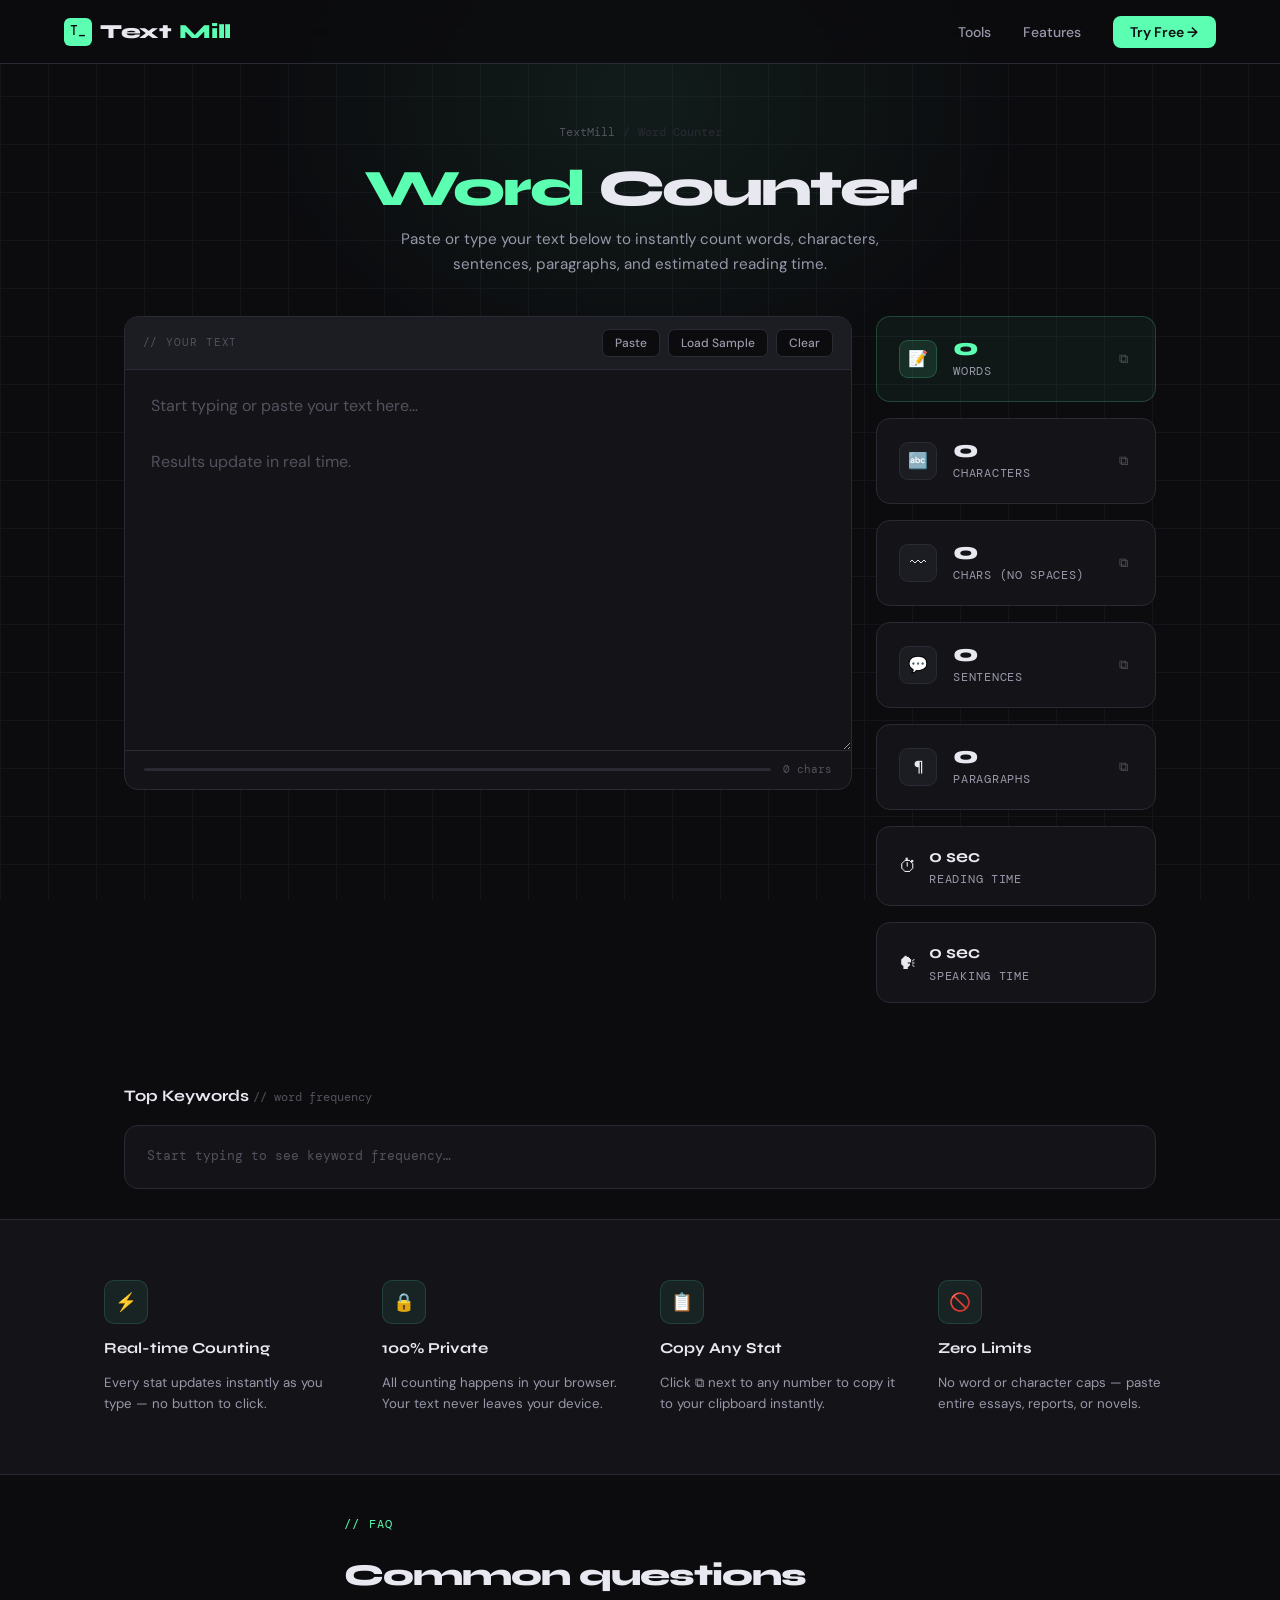
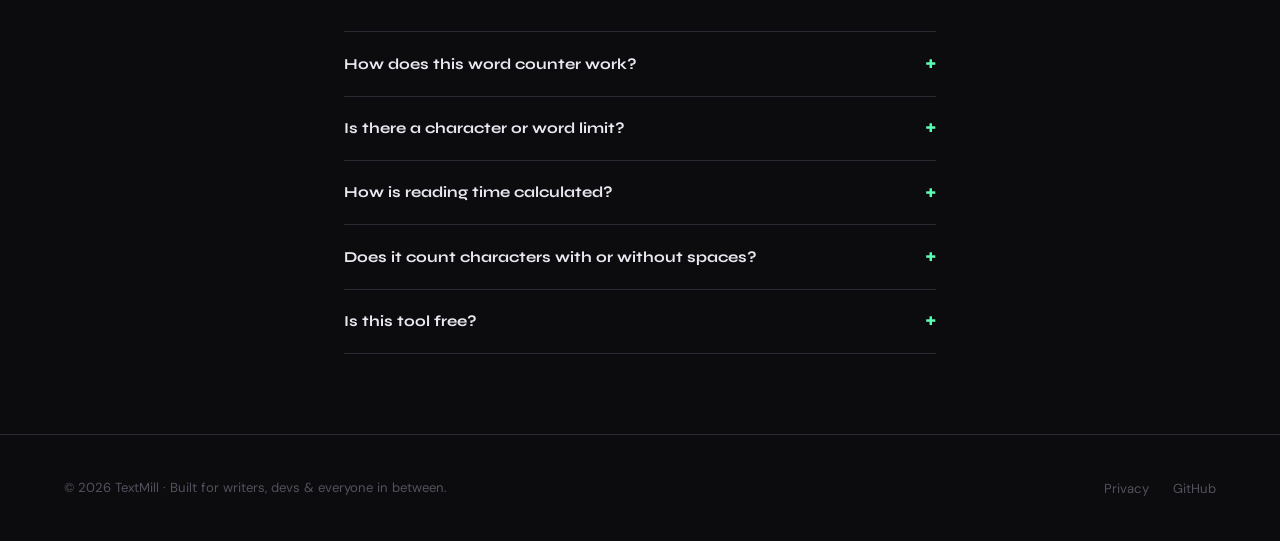
<file: word-counter.html>
<!DOCTYPE html>
<html lang="en">

<head>
  <meta charset="UTF-8" />
  <meta name="viewport" content="width=device-width, initial-scale=1.0" />
  <title>Word Counter — Free Online Word & Character Count Tool | Textmill</title>
  <meta name="description"
    content="Free online word counter tool. Instantly count words, characters, sentences, paragraphs, and reading time. No sign-up, 100% private, works in your browser." />
  <meta name="keywords"
    content="word counter, character counter, word count tool, online word counter, free word counter, character count, sentence counter" />
  <link rel="canonical" href="https://textmill.site/word-counter" />

  <!-- Open Graph -->
  <meta property="og:title" content="Word Counter — Free Online Word & Character Count Tool" />
  <meta property="og:description"
    content="Instantly count words, characters, sentences, paragraphs, and reading time. Free, private, no sign-up." />
  <meta property="og:type" content="website" />

  <!-- Fonts (same as main site) -->
  <link
    href="https://fonts.googleapis.com/css2?family=Syne:wght@400;600;700;800&family=DM+Mono:ital,wght@0,400;0,500;1,400&family=DM+Sans:ital,opsz,wght@0,9..40,300;0,9..40,400;0,9..40,500;1,9..40,300&display=swap"
    rel="stylesheet" />
  <link rel="stylesheet" href="style.css" />
  <link rel="stylesheet" href="word-counter.css" />
  <link rel="shortcut icon" href="Capture.PNG" type="image/x-icon">

  <!-- SEO Structured Data -->
  <script type="application/ld+json">
  {
    "@context": "https://schema.org",
    "@type": "WebApplication",
    "name": "Word Counter — TextMill",
    "url": "https://textmill.site/word-counter",
    "description": "Free online word counter. Count words, characters, sentences, paragraphs, and estimate reading time instantly.",
    "applicationCategory": "UtilitiesApplication",
    "operatingSystem": "Any",
    "offers": { "@type": "Offer", "price": "0", "priceCurrency": "USD" }
  }
  </script>
</head>

<body>

  <!-- NAV -->
  <nav>
    <a href="#" class="logo">
      <div class="logo-mark">T_</div>
      Text<em>Mill</em>
    </a>
    <ul class="nav-links">
      <li><a href="/#tools">Tools</a></li>
      <li><a href="/#features">Features</a></li>
      <!-- <li><a href="#">Blog</a></li> -->
      <li><a href="#" class="nav-cta">Try Free →</a></li>
    </ul>
  </nav>

  <!-- HERO -->
  <div class="tool-page-hero">
    <div class="breadcrumb">
      <a href="index.html">TextMill</a>
      <span>/</span>
      <span>Word Counter</span>
    </div>
    <h1><span style="color:var(--accent)">Word</span> Counter</h1>
    <p>Paste or type your text below to instantly count words, characters, sentences, paragraphs, and estimated reading
      time.</p>
  </div>

  <!-- TOOL -->
  <div class="tool-wrap">

    <!-- Editor -->
    <div class="editor-panel">
      <div class="editor-toolbar">
        <span class="editor-toolbar-label">// your text</span>
        <div class="toolbar-actions">
          <button class="tb-btn" id="btnPaste" title="Paste from clipboard">Paste</button>
          <button class="tb-btn" id="btnSample">Load Sample</button>
          <button class="tb-btn danger" id="btnClear">Clear</button>
        </div>
      </div>
      <textarea id="mainInput" placeholder="Start typing or paste your text here…&#10;&#10;Results update in real time."
        aria-label="Text input for word counting" spellcheck="true"></textarea>
      <div class="char-meter-wrap">
        <div class="char-meter-bar">
          <div class="char-meter-fill" id="charMeter"></div>
        </div>
        <span class="char-meter-label" id="charMeterLabel">0 / 10,000 chars</span>
      </div>
    </div>

    <!-- Stats sidebar -->
    <div class="stats-sidebar">

      <div class="stat-card primary">
        <div class="stat-card-icon">📝</div>
        <div class="stat-card-body">
          <div class="stat-card-value" id="statWords">0</div>
          <div class="stat-card-label">Words</div>
        </div>
        <button class="stat-copy-btn" title="Copy count" data-target="statWords">⧉</button>
      </div>

      <div class="stat-card">
        <div class="stat-card-icon">🔤</div>
        <div class="stat-card-body">
          <div class="stat-card-value" id="statChars">0</div>
          <div class="stat-card-label">Characters</div>
        </div>
        <button class="stat-copy-btn" title="Copy count" data-target="statChars">⧉</button>
      </div>

      <div class="stat-card">
        <div class="stat-card-icon">〰</div>
        <div class="stat-card-body">
          <div class="stat-card-value" id="statCharsNoSpace">0</div>
          <div class="stat-card-label">Chars (no spaces)</div>
        </div>
        <button class="stat-copy-btn" title="Copy count" data-target="statCharsNoSpace">⧉</button>
      </div>

      <div class="stat-card">
        <div class="stat-card-icon">💬</div>
        <div class="stat-card-body">
          <div class="stat-card-value" id="statSentences">0</div>
          <div class="stat-card-label">Sentences</div>
        </div>
        <button class="stat-copy-btn" title="Copy count" data-target="statSentences">⧉</button>
      </div>

      <div class="stat-card">
        <div class="stat-card-icon">¶</div>
        <div class="stat-card-body">
          <div class="stat-card-value" id="statParas">0</div>
          <div class="stat-card-label">Paragraphs</div>
        </div>
        <button class="stat-copy-btn" title="Copy count" data-target="statParas">⧉</button>
      </div>

      <div class="reading-strip">
        <div class="reading-strip-icon">⏱</div>
        <div class="reading-strip-body">
          <div class="reading-strip-time" id="statRead">0 sec</div>
          <div class="reading-strip-label">Reading Time</div>
        </div>
      </div>

      <div class="reading-strip">
        <div class="reading-strip-icon">🗣</div>
        <div class="reading-strip-body">
          <div class="reading-strip-time" id="statSpeak">0 sec</div>
          <div class="reading-strip-label">Speaking Time</div>
        </div>
      </div>

    </div>
  </div>

  <!-- KEYWORD DENSITY -->
  <div class="density-panel">
    <h3>Top Keywords <span style="font-family:var(--font-mono);font-weight:400;font-size:.75rem;color:var(--muted)">//
        word frequency</span></h3>
    <div class="density-inner">
      <div class="density-list" id="densityList">
        <span class="density-empty">Start typing to see keyword frequency…</span>
      </div>
    </div>
  </div>

  <!-- FEATURES STRIP -->
  <div class="features-wrap">
    <div class="features-inner">
      <div class="feature">
        <div class="feature-icon">⚡</div>
        <div class="feature-title">Real-time Counting</div>
        <div class="feature-desc">Every stat updates instantly as you type — no button to click.</div>
      </div>
      <div class="feature">
        <div class="feature-icon">🔒</div>
        <div class="feature-title">100% Private</div>
        <div class="feature-desc">All counting happens in your browser. Your text never leaves your device.</div>
      </div>
      <div class="feature">
        <div class="feature-icon">📋</div>
        <div class="feature-title">Copy Any Stat</div>
        <div class="feature-desc">Click ⧉ next to any number to copy it to your clipboard instantly.</div>
      </div>
      <div class="feature">
        <div class="feature-icon">🚫</div>
        <div class="feature-title">Zero Limits</div>
        <div class="feature-desc">No word or character caps — paste entire essays, reports, or novels.</div>
      </div>
    </div>
  </div>

  <!-- FAQ (SEO) -->
  <section class="faq-section" aria-label="Frequently asked questions about the word counter">
    <div class="section-label">// faq</div>
    <h2>Common questions</h2>

    <div class="faq-item">
      <div class="faq-q">How does this word counter work?</div>
      <div class="faq-a">The tool processes your text directly in your browser using JavaScript. Words are counted by
        splitting the text on whitespace, sentences by detecting ending punctuation (. ! ?), and paragraphs by counting
        double line breaks. Nothing is sent to a server.</div>
    </div>
    <div class="faq-item">
      <div class="faq-q">Is there a character or word limit?</div>
      <div class="faq-a">No hard limit — you can paste full essays, reports, books, or any length of text. The tool
        handles it all in real time.</div>
    </div>
    <div class="faq-item">
      <div class="faq-q">How is reading time calculated?</div>
      <div class="faq-a">Reading time is estimated at 238 words per minute (the average adult reading speed), and
        speaking time at 150 words per minute — both widely accepted averages.</div>
    </div>
    <div class="faq-item">
      <div class="faq-q">Does it count characters with or without spaces?</div>
      <div class="faq-a">Both! The tool shows total character count (with spaces) and a separate count excluding spaces
        — useful for platforms that count characters differently.</div>
    </div>
    <div class="faq-item">
      <div class="faq-q">Is this tool free?</div>
      <div class="faq-a">Yes, completely free. No account, no sign-up, no ads, no tracking. Part of the TextCraft suite
        of free browser-based text tools.</div>
    </div>
  </section>

  <!-- FOOTER -->
  <footer>
    <div class="footer-copy">© 2026 TextMill · Built for writers, devs &amp; everyone in between.</div>
    <ul class="footer-links">
      <li><a href="https://lootlo.pages.dev/privacy">Privacy</a></li>
      <!-- <li><a href="#">Terms</a></li>
      <li><a href="#">Contact</a></li> -->
      <li><a href="https://github.com/devnydv">GitHub</a></li>
    </ul>
  </footer>

  <!-- TOAST -->
  <div class="toast" id="toast">Copied!</div>

  <script>
    const input = document.getElementById('mainInput');
    const elWords = document.getElementById('statWords');
    const elChars = document.getElementById('statChars');
    const elCharsNS = document.getElementById('statCharsNoSpace');
    const elSentences = document.getElementById('statSentences');
    const elParas = document.getElementById('statParas');
    const elRead = document.getElementById('statRead');
    const elSpeak = document.getElementById('statSpeak');
    const elMeter = document.getElementById('charMeter');
    const elMeterLbl = document.getElementById('charMeterLabel');
    const densityList = document.getElementById('densityList');
    const toast = document.getElementById('toast');

    const CHAR_CAP = 10000;
    const STOP_WORDS = new Set(['the', 'a', 'an', 'and', 'or', 'but', 'in', 'on', 'at', 'to', 'for', 'of', 'with', 'is', 'was', 'are', 'were', 'it', 'this', 'that', 'be', 'as', 'by', 'from', 'not', 'have', 'has', 'had', 'do', 'did', 'will', 'would', 'could', 'should', 'may', 'might', 'so', 'if', 'then', 'than', 'into', 'more', 'also', 'its', 'he', 'she', 'they', 'we', 'i', 'you', 'my', 'your', 'his', 'her', 'their', 'our', 'all', 'about', 'up', 'out', 'what', 'which', 'who', 'how', 'when', 'where', 'been', 'being', 'am', 'just', 'no', 'can', 'get', 'got', 'there', 'some', 'any', 'each', 'after', 'before', 'over', 'under', 'between', 'through', 'while', 'during', 'here', 'only', 'very', 'one', 'two', 'three', 'well', 'much', 'many', 'such', 'own', 'same', 'other', 'now', 'even', 'still', 'back', 'way']);

    function formatTime(words, wpm) {
      const secs = Math.round((words / wpm) * 60);
      if (secs < 60) return secs + ' sec';
      const m = Math.floor(secs / 60), s = secs % 60;
      return s > 0 ? `${m} min ${s} sec` : `${m} min`;
    }

    function countWords(t) {
      return t.trim() === '' ? 0 : t.trim().split(/\s+/).length;
    }

    function countSentences(t) {
      const matches = t.match(/[^.!?]*[.!?]+/g);
      return matches ? matches.length : (t.trim().length > 0 ? 1 : 0);
    }

    function countParagraphs(t) {
      if (!t.trim()) return 0;
      return t.split(/\n{2,}/).filter(p => p.trim().length > 0).length || 1;
    }

    function topKeywords(t, n = 10) {
      if (!t.trim()) return [];
      const words = t.toLowerCase().match(/[a-z']{3,}/g) || [];
      const freq = {};
      words.forEach(w => { if (!STOP_WORDS.has(w)) freq[w] = (freq[w] || 0) + 1; });
      return Object.entries(freq)
        .sort((a, b) => b[1] - a[1])
        .slice(0, n);
    }

    let toastTimer;
    function showToast(msg = 'Copied!') {
      toast.textContent = msg;
      toast.classList.add('show');
      clearTimeout(toastTimer);
      toastTimer = setTimeout(() => toast.classList.remove('show'), 1800);
    }

    function animateValue(el, newVal) {
      const current = el.textContent;
      if (current !== String(newVal)) {
        el.style.transform = 'scale(1.12)';
        el.style.transition = 'transform .15s ease';
        el.textContent = newVal;
        setTimeout(() => { el.style.transform = ''; }, 160);
      }
    }

    function update() {
      const t = input.value;
      const words = countWords(t);
      const chars = t.length;
      const charsNS = t.replace(/\s/g, '').length;
      const sentences = countSentences(t);
      const paras = countParagraphs(t);

      animateValue(elWords, words.toLocaleString());
      animateValue(elChars, chars.toLocaleString());
      animateValue(elCharsNS, charsNS.toLocaleString());
      animateValue(elSentences, sentences.toLocaleString());
      animateValue(elParas, paras.toLocaleString());

      elRead.textContent = formatTime(words, 238);
      elSpeak.textContent = formatTime(words, 150);

      // Meter (soft cap visual at CHAR_CAP)
      const pct = Math.min((chars / CHAR_CAP) * 100, 100);
      elMeter.style.width = pct + '%';
      elMeter.style.background = pct >= 95 ? 'var(--accent3)' : 'var(--accent)';
      elMeterLbl.textContent = chars.toLocaleString() + ' chars';

      // Keywords
      const kw = topKeywords(t);
      if (!kw.length) {
        densityList.innerHTML = '<span class="density-empty">Start typing to see keyword frequency…</span>';
      } else {
        densityList.innerHTML = kw.map(([w, c]) =>
          `<span class="density-tag">
          <span class="density-tag-word">${w}</span>
          <span class="density-tag-count">×${c}</span>
        </span>`
        ).join('');
      }
    }

    input.addEventListener('input', update);

    // Toolbar actions
    document.getElementById('btnClear').addEventListener('click', () => {
      input.value = '';
      input.focus();
      update();
    });

    document.getElementById('btnSample').addEventListener('click', () => {
      input.value = `The quick brown fox jumps over the lazy dog. This pangram contains every letter of the English alphabet at least once, making it a popular tool for font demonstrations and keyboard testing.\n\nContent writers often need to check their word count before submitting articles. Blog posts typically range from 800 to 2,000 words, while long-form SEO content can exceed 3,000 words. Knowing your exact count helps you hit targets without padding or cutting.\n\nTextCraft's word counter tracks words, characters, sentences, and paragraphs in real time, so you can focus on writing great content instead of manually counting.`;
      input.focus();
      update();
    });

    document.getElementById('btnPaste').addEventListener('click', async () => {
      try {
        const text = await navigator.clipboard.readText();
        input.value = text;
        input.focus();
        update();
        showToast('Pasted!');
      } catch {
        showToast('Allow clipboard access first');
      }
    });

    // Copy individual stats
    document.querySelectorAll('.stat-copy-btn').forEach(btn => {
      btn.addEventListener('click', () => {
        const val = document.getElementById(btn.dataset.target).textContent;
        navigator.clipboard.writeText(val).then(() => showToast('Copied ' + val));
      });
    });

    // FAQ accordion
    document.querySelectorAll('.faq-item').forEach(item => {
      item.querySelector('.faq-q').addEventListener('click', () => {
        item.classList.toggle('open');
      });
    });

    update();
  </script>
</body>

</html>
</file>
<file: style.css>
*,
*::before,
*::after {
    box-sizing: border-box;
    margin: 0;
    padding: 0;
}

:root {
    --bg: #0c0c0f;
    --surface: #141418;
    --surface2: #1c1c23;
    --border: #2a2a35;
    --accent: #5cffb1;
    --accent2: #3d8bff;
    --accent3: #ff6f6f;
    --muted: #52525e;
    --text: #e8e8f0;
    --text-dim: #9898aa;
    --radius: 14px;
    --font-head: 'Syne', sans-serif;
    --font-mono: 'DM Mono', monospace;
    --font-body: 'DM Sans', sans-serif;
}

html {
    scroll-behavior: smooth;
}

body {
    background: var(--bg);
    color: var(--text);
    font-family: var(--font-body);
    font-size: 16px;
    line-height: 1.6;
    min-height: 100vh;
    overflow-x: hidden;
}

body::before {
    content: '';
    position: fixed;
    inset: 0;
    background-image:
        linear-gradient(var(--border) 1px, transparent 1px),
        linear-gradient(90deg, var(--border) 1px, transparent 1px);
    background-size: 48px 48px;
    opacity: .3;
    pointer-events: none;
    z-index: 0;
}

body::after {
    content: '';
    position: fixed;
    top: -200px;
    left: 50%;
    transform: translateX(-50%);
    width: 800px;
    height: 600px;
    background: radial-gradient(ellipse, rgba(92, 255, 177, .07) 0%, transparent 70%);
    pointer-events: none;
    z-index: 0;
}

/* NAV */
nav {
    position: sticky;
    top: 0;
    z-index: 100;
    display: flex;
    align-items: center;
    justify-content: space-between;
    padding: 0 5vw;
    height: 64px;
    background: rgba(12, 12, 15, .85);
    backdrop-filter: blur(18px);
    border-bottom: 1px solid var(--border);
}

.logo {
    font-family: var(--font-head);
    font-size: 1.25rem;
    font-weight: 800;
    letter-spacing: -.02em;
    color: var(--text);
    text-decoration: none;
    display: flex;
    align-items: center;
    gap: .5rem;
}

.logo em {
    font-style: normal;
    color: var(--accent);
}

.logo-mark {
    width: 28px;
    height: 28px;
    background: var(--accent);
    border-radius: 6px;
    display: flex;
    align-items: center;
    justify-content: center;
    font-family: var(--font-mono);
    font-size: .8rem;
    font-weight: 500;
    color: #0c0c0f;
}

.nav-links {
    display: flex;
    align-items: center;
    gap: 2rem;
    list-style: none;
}

.nav-links a {
    color: var(--text-dim);
    text-decoration: none;
    font-size: .875rem;
    font-weight: 500;
    transition: color .2s;
}

.nav-links a:hover {
    color: var(--text);
}

.nav-cta {
    background: var(--accent) !important;
    color: #0c0c0f !important;
    padding: .45rem 1.1rem;
    border-radius: 8px;
    font-weight: 600 !important;
    transition: opacity .2s !important;
}

.nav-cta:hover {
    opacity: .85 !important;
    color: #0c0c0f !important;
}

/* HERO */
.hero {
    position: relative;
    z-index: 1;
    max-width: 860px;
    margin: 0 auto;
    padding: 100px 5vw 70px;
    text-align: center;
}

.hero-badge {
    display: inline-flex;
    align-items: center;
    gap: .5rem;
    background: rgba(92, 255, 177, .07);
    border: 1px solid rgba(92, 255, 177, .18);
    border-radius: 999px;
    padding: .3rem 1rem;
    font-family: var(--font-mono);
    font-size: .75rem;
    color: var(--accent);
    margin-bottom: 2rem;
    animation: fadeUp .6s ease both;
}

.hero-badge .dot {
    width: 6px;
    height: 6px;
    border-radius: 50%;
    background: var(--accent);
    animation: blink 1.5s infinite;
}

@keyframes blink {

    0%,
    100% {
        opacity: 1;
    }

    50% {
        opacity: .25;
    }
}

h1 {
    font-family: var(--font-head);
    font-size: clamp(2.8rem, 7vw, 5rem);
    font-weight: 800;
    line-height: 1.05;
    letter-spacing: -.04em;
    animation: fadeUp .6s .1s ease both;
    opacity: 0;
    animation-fill-mode: forwards;
}

h1 em {
    font-style: normal;
    color: var(--accent);
}

.hero-sub {
    margin: 1.5rem auto 0;
    max-width: 520px;
    color: var(--text-dim);
    font-size: 1.05rem;
    line-height: 1.7;
    animation: fadeUp .6s .2s ease both;
    opacity: 0;
    animation-fill-mode: forwards;
}

.hero-actions {
    margin-top: 2.5rem;
    display: flex;
    align-items: center;
    justify-content: center;
    gap: 1rem;
    flex-wrap: wrap;
    animation: fadeUp .6s .3s ease both;
    opacity: 0;
    animation-fill-mode: forwards;
}

.btn-primary {
    background: var(--accent);
    color: #0c0c0f;
    border: none;
    border-radius: 10px;
    padding: .75rem 1.8rem;
    font-family: var(--font-body);
    font-size: .95rem;
    font-weight: 600;
    cursor: pointer;
    transition: transform .15s, opacity .15s;
}

.btn-primary:hover {
    transform: translateY(-2px);
    opacity: .88;
}

.btn-ghost {
    background: transparent;
    color: var(--text-dim);
    border: 1px solid var(--border);
    border-radius: 10px;
    padding: .75rem 1.8rem;
    font-family: var(--font-body);
    font-size: .95rem;
    font-weight: 500;
    cursor: pointer;
    transition: border-color .2s, color .2s;
}

.btn-ghost:hover {
    border-color: var(--text-dim);
    color: var(--text);
}

/* SEARCH */
.search-wrap {
    position: relative;
    z-index: 1;
    max-width: 540px;
    margin: 3rem auto 0;
    animation: fadeUp .6s .4s ease both;
    opacity: 0;
    animation-fill-mode: forwards;
}

.search-wrap input {
    width: 100%;
    background: var(--surface);
    border: 1px solid var(--border);
    border-radius: 12px;
    padding: .9rem 1.2rem .9rem 3rem;
    color: var(--text);
    font-family: var(--font-body);
    font-size: .95rem;
    outline: none;
    transition: border-color .2s, box-shadow .2s;
}

.search-wrap input::placeholder {
    color: var(--muted);
}

.search-wrap input:focus {
    border-color: var(--accent);
    box-shadow: 0 0 0 3px rgba(92, 255, 177, .1);
}

.search-icon {
    position: absolute;
    left: 1rem;
    top: 50%;
    transform: translateY(-50%);
    color: var(--muted);
    pointer-events: none;
}

/* STATS */
.stats-bar {
    position: relative;
    z-index: 1;
    display: flex;
    align-items: center;
    justify-content: center;
    gap: 3rem;
    flex-wrap: wrap;
    padding: 2.5rem 5vw;
    border-bottom: 1px solid var(--border);
}

.stat {
    text-align: center;
}

.stat-num {
    font-family: var(--font-head);
    font-size: 1.8rem;
    font-weight: 800;
}

.stat-num span {
    color: var(--accent);
}

.stat-label {
    font-size: .78rem;
    color: var(--text-dim);
    text-transform: uppercase;
    letter-spacing: .06em;
    margin-top: .15rem;
}

/* SECTIONS */
section {
    position: relative;
    z-index: 1;
    max-width: 1200px;
    margin: 0 auto;
    padding: 70px 5vw;
}

.section-label {
    font-family: var(--font-mono);
    font-size: .75rem;
    color: var(--accent);
    letter-spacing: .1em;
    text-transform: uppercase;
    margin-bottom: .6rem;
}

.section-title {
    font-family: var(--font-head);
    font-size: clamp(1.6rem, 3.5vw, 2.4rem);
    font-weight: 800;
    letter-spacing: -.03em;
    margin-bottom: .6rem;
}

.section-desc {
    color: var(--text-dim);
    max-width: 500px;
    font-size: .95rem;
}

/* CATEGORIES */
.categories {
    display: flex;
    gap: .55rem;
    flex-wrap: wrap;
    margin: 2.5rem 0 1.5rem;
}

.cat-btn {
    background: var(--surface);
    border: 1px solid var(--border);
    border-radius: 8px;
    padding: .45rem 1rem;
    color: var(--text-dim);
    font-size: .82rem;
    font-weight: 500;
    cursor: pointer;
    transition: all .2s;
    font-family: var(--font-body);
}

.cat-btn:hover,
.cat-btn.active {
    background: rgba(92, 255, 177, .07);
    border-color: rgba(92, 255, 177, .4);
    color: var(--accent);
}

/* TOOL GRID */
.tools-grid {
    display: grid;
    grid-template-columns: repeat(auto-fill, minmax(280px, 1fr));
    gap: 1px;
    background: var(--border);
    border: 1px solid var(--border);
    border-radius: var(--radius);
    overflow: hidden;
}

.tool-card {
    background: var(--surface);
    padding: 1.8rem;
    cursor: pointer;
    transition: background .2s;
    text-decoration: none;
    color: inherit;
    display: flex;
    flex-direction: column;
    gap: .7rem;
    position: relative;
    overflow: hidden;
}

.tool-card::before {
    content: '';
    position: absolute;
    inset: 0;
    background: linear-gradient(135deg, rgba(92, 255, 177, .04), transparent 60%);
    opacity: 0;
    transition: opacity .25s;
}

.tool-card:hover {
    background: var(--surface2);
}

.tool-card:hover::before {
    opacity: 1;
}

.tool-icon {
    width: 44px;
    height: 44px;
    border-radius: 10px;
    display: flex;
    align-items: center;
    justify-content: center;
    font-size: 1.2rem;
    flex-shrink: 0;
    font-family: var(--font-mono);
}

.tool-name {
    font-family: var(--font-head);
    font-size: 1rem;
    font-weight: 700;
}

.tool-desc {
    font-size: .82rem;
    color: var(--text-dim);
    line-height: 1.55;
}

.tool-meta {
    display: flex;
    align-items: center;
    justify-content: space-between;
    margin-top: .3rem;
}

.tool-tag {
    font-family: var(--font-mono);
    font-size: .68rem;
    padding: .2rem .6rem;
    border-radius: 4px;
}

.tool-arrow {
    color: var(--muted);
    font-size: 1rem;
    transition: transform .2s, color .2s;
}

.tool-card:hover .tool-arrow {
    transform: translate(3px, -3px);
    color: var(--accent);
}

/* EMPTY STATE */
.empty-state {
    grid-column: 1/-1;
    padding: 3rem;
    text-align: center;
    color: var(--text-dim);
    font-size: .9rem;
}

.empty-state span {
    font-size: 2rem;
    display: block;
    margin-bottom: .75rem;
}

/* FEATURES */
.features-wrap {
    background: var(--surface);
    border-top: 1px solid var(--border);
    border-bottom: 1px solid var(--border);
}

.features-inner {
    position: relative;
    z-index: 1;
    max-width: 1200px;
    margin: 0 auto;
    padding: 60px 5vw;
    display: grid;
    grid-template-columns: repeat(auto-fit, minmax(210px, 1fr));
    gap: 2.5rem;
}

.feature {
    display: flex;
    flex-direction: column;
    gap: .75rem;
}

.feature-icon {
    width: 44px;
    height: 44px;
    background: rgba(92, 255, 177, .07);
    border: 1px solid rgba(92, 255, 177, .14);
    border-radius: 10px;
    display: flex;
    align-items: center;
    justify-content: center;
    font-size: 1.1rem;
}

.feature-title {
    font-family: var(--font-head);
    font-size: .95rem;
    font-weight: 700;
}

.feature-desc {
    font-size: .83rem;
    color: var(--text-dim);
    line-height: 1.6;
}

/* CTA */
.cta-section {
    position: relative;
    z-index: 1;
    text-align: center;
    padding: 90px 5vw;
    max-width: 680px;
    margin: 0 auto;
}

.cta-section h2 {
    font-family: var(--font-head);
    font-size: clamp(2rem, 5vw, 3rem);
    font-weight: 800;
    letter-spacing: -.04em;
    margin-bottom: 1rem;
}

.cta-section p {
    color: var(--text-dim);
    margin-bottom: 2rem;
    font-size: 1rem;
}

/* FOOTER */
footer {
    position: relative;
    z-index: 1;
    border-top: 1px solid var(--border);
    padding: 2.5rem 5vw;
    display: flex;
    align-items: center;
    justify-content: space-between;
    flex-wrap: wrap;
    gap: 1rem;
}

.footer-copy {
    font-size: .82rem;
    color: var(--muted);
}

.footer-links {
    display: flex;
    gap: 1.5rem;
    list-style: none;
}

.footer-links a {
    font-size: .82rem;
    color: var(--muted);
    text-decoration: none;
    transition: color .2s;
}

.footer-links a:hover {
    color: var(--text-dim);
}

/* ANIMATIONS */
@keyframes fadeUp {
    from {
        opacity: 0;
        transform: translateY(16px);
    }

    to {
        opacity: 1;
        transform: translateY(0);
    }
}

.reveal {
    opacity: 0;
    transform: translateY(22px);
    transition: opacity .55s ease, transform .55s ease;
}

.reveal.visible {
    opacity: 1;
    transform: translateY(0);
}

/* SCROLLBAR */
::-webkit-scrollbar {
    width: 5px;
}

::-webkit-scrollbar-track {
    background: var(--bg);
}

::-webkit-scrollbar-thumb {
    background: var(--border);
    border-radius: 3px;
}

/* MOBILE */
@media (max-width: 620px) {
    .nav-links {
        display: none;
    }

    .stats-bar {
        gap: 1.5rem;
    }

    .tools-grid {
        grid-template-columns: 1fr;
    }

    h1 {
        font-size: 2.5rem;
    }
}
</file>
<file: word-counter.css>
/* ── Tool-page specific styles ── */

    .tool-page-hero {
      position: relative;
      z-index: 1;
      max-width: 760px;
      margin: 0 auto;
      padding: 60px 5vw 40px;
      text-align: center;
    }

    .tool-page-hero .breadcrumb {
      font-family: var(--font-mono);
      font-size: .72rem;
      color: var(--muted);
      margin-bottom: 1.2rem;
      display: flex;
      align-items: center;
      justify-content: center;
      gap: .5rem;
    }

    .tool-page-hero .breadcrumb a {
      color: var(--muted);
      text-decoration: none;
      transition: color .2s;
    }

    .tool-page-hero .breadcrumb a:hover { color: var(--accent); }
    .tool-page-hero .breadcrumb span { color: var(--border); }

    .tool-page-hero h1 {
      font-size: clamp(2rem, 5vw, 3.2rem);
      animation: none;
      opacity: 1;
      margin-bottom: .75rem;
    }

    .tool-page-hero p {
      color: var(--text-dim);
      font-size: .95rem;
      max-width: 480px;
      margin: 0 auto;
    }

    /* ── Main tool layout ── */
    .tool-wrap {
      position: relative;
      z-index: 1;
      max-width: 1160px;
      margin: 0 auto;
      padding: 0 5vw 80px;
      display: grid;
      grid-template-columns: 1fr 280px;
      gap: 1.5rem;
      align-items: start;
    }

    /* ── Textarea panel ── */
    .editor-panel {
      background: var(--surface);
      border: 1px solid var(--border);
      border-radius: var(--radius);
      overflow: hidden;
      display: flex;
      flex-direction: column;
    }

    .editor-toolbar {
      display: flex;
      align-items: center;
      justify-content: space-between;
      padding: .75rem 1.1rem;
      border-bottom: 1px solid var(--border);
      background: var(--surface2);
      flex-wrap: wrap;
      gap: .5rem;
    }

    .editor-toolbar-label {
      font-family: var(--font-mono);
      font-size: .7rem;
      color: var(--muted);
      text-transform: uppercase;
      letter-spacing: .08em;
    }

    .toolbar-actions {
      display: flex;
      gap: .5rem;
    }

    .tb-btn {
      background: var(--bg);
      border: 1px solid var(--border);
      border-radius: 7px;
      padding: .3rem .75rem;
      color: var(--text-dim);
      font-family: var(--font-body);
      font-size: .75rem;
      font-weight: 500;
      cursor: pointer;
      transition: border-color .2s, color .2s, background .2s;
    }

    .tb-btn:hover {
      border-color: var(--accent);
      color: var(--accent);
      background: rgba(92,255,177,.05);
    }

    .tb-btn.danger:hover {
      border-color: var(--accent3);
      color: var(--accent3);
      background: rgba(255,111,111,.05);
    }

    #mainInput {
      width: 100%;
      min-height: 380px;
      background: transparent;
      border: none;
      padding: 1.4rem 1.6rem;
      color: var(--text);
      font-family: var(--font-body);
      font-size: 1rem;
      line-height: 1.75;
      resize: vertical;
      outline: none;
    }

    #mainInput::placeholder { color: var(--muted); }

    .char-meter-wrap {
      padding: .65rem 1.2rem;
      border-top: 1px solid var(--border);
      display: flex;
      align-items: center;
      gap: .75rem;
    }

    .char-meter-bar {
      flex: 1;
      height: 3px;
      background: var(--border);
      border-radius: 2px;
      overflow: hidden;
    }

    .char-meter-fill {
      height: 100%;
      background: var(--accent);
      border-radius: 2px;
      width: 0%;
      transition: width .3s ease;
    }

    .char-meter-label {
      font-family: var(--font-mono);
      font-size: .68rem;
      color: var(--muted);
      white-space: nowrap;
    }

    /* ── Stats sidebar ── */
    .stats-sidebar {
      display: flex;
      flex-direction: column;
      gap: 1rem;
    }

    .stat-card {
      background: var(--surface);
      border: 1px solid var(--border);
      border-radius: var(--radius);
      padding: 1.2rem 1.4rem;
      display: flex;
      align-items: center;
      gap: 1rem;
      transition: border-color .25s;
    }

    .stat-card:hover { border-color: var(--border); }

    .stat-card.primary {
      background: rgba(92,255,177,.05);
      border-color: rgba(92,255,177,.2);
    }

    .stat-card-icon {
      width: 38px;
      height: 38px;
      border-radius: 9px;
      display: flex;
      align-items: center;
      justify-content: center;
      font-size: 1rem;
      flex-shrink: 0;
    }

    .stat-card.primary .stat-card-icon {
      background: rgba(92,255,177,.1);
      border: 1px solid rgba(92,255,177,.2);
    }

    .stat-card:not(.primary) .stat-card-icon {
      background: var(--surface2);
      border: 1px solid var(--border);
    }

    /* .stat-card-body {} */
    .stat-card-value {
      font-family: var(--font-head);
      font-size: 1.5rem;
      font-weight: 800;
      line-height: 1;
      color: var(--text);
      transition: color .2s;
    }

    .stat-card.primary .stat-card-value { color: var(--accent); }

    .stat-card-label {
      font-size: .72rem;
      color: var(--text-dim);
      margin-top: .2rem;
      font-family: var(--font-mono);
      text-transform: uppercase;
      letter-spacing: .06em;
    }

    /* copy button inside stat card */
    .stat-copy-btn {
      margin-left: auto;
      background: none;
      border: none;
      color: var(--muted);
      cursor: pointer;
      font-size: .8rem;
      padding: .3rem;
      border-radius: 5px;
      transition: color .2s;
      flex-shrink: 0;
    }
    .stat-copy-btn:hover { color: var(--accent); }

    /* ── Reading time strip ── */
    .reading-strip {
      background: var(--surface);
      border: 1px solid var(--border);
      border-radius: var(--radius);
      padding: 1rem 1.4rem;
      display: flex;
      align-items: center;
      gap: .75rem;
    }

    .reading-strip-icon {
      font-size: 1.1rem;
    }

    /* .reading-strip-body {} */

    .reading-strip-time {
      font-family: var(--font-head);
      font-size: 1.1rem;
      font-weight: 700;
    }

    .reading-strip-label {
      font-size: .72rem;
      color: var(--text-dim);
      font-family: var(--font-mono);
      text-transform: uppercase;
      letter-spacing: .06em;
    }

    /* ── Keyword density ── */
    .density-panel {
      position: relative;
      z-index: 1;
      max-width: 1160px;
      margin: 0 auto;
      padding: 0 5vw 30px;
    }

    .density-panel h3 {
      font-family: var(--font-head);
      font-size: 1rem;
      font-weight: 700;
      margin-bottom: 1rem;
    }

    .density-inner {
      background: var(--surface);
      border: 1px solid var(--border);
      border-radius: var(--radius);
      padding: 1.2rem 1.4rem;
      min-height: 64px;
    }

    .density-list {
      display: flex;
      flex-wrap: wrap;
      gap: .5rem;
    }

    .density-tag {
      display: flex;
      align-items: center;
      gap: .4rem;
      background: var(--surface2);
      border: 1px solid var(--border);
      border-radius: 6px;
      padding: .25rem .65rem;
      font-size: .75rem;
    }

    .density-tag-word {
      font-family: var(--font-mono);
      color: var(--text);
    }

    .density-tag-count {
      color: var(--accent);
      font-family: var(--font-mono);
      font-size: .7rem;
    }

    .density-empty {
      color: var(--muted);
      font-size: .82rem;
      font-family: var(--font-mono);
    }

    /* ── Copy success toast ── */
    .toast {
      position: fixed;
      bottom: 2rem;
      right: 2rem;
      background: var(--surface2);
      border: 1px solid rgba(92,255,177,.3);
      border-radius: 10px;
      padding: .65rem 1.2rem;
      font-size: .82rem;
      color: var(--accent);
      font-family: var(--font-mono);
      z-index: 999;
      opacity: 0;
      transform: translateY(10px);
      transition: opacity .25s, transform .25s;
      pointer-events: none;
    }

    .toast.show {
      opacity: 1;
      transform: translateY(0);
    }

    /* ── FAQ / SEO section ── */
    .faq-section {
      position: relative;
      z-index: 1;
      max-width: 720px;
      margin: 0 auto;
      padding: 40px 5vw 80px;
    }

    .faq-section .section-label { margin-bottom: 1rem; }

    .faq-section h2 {
      font-family: var(--font-head);
      font-size: clamp(1.4rem, 3vw, 1.9rem);
      font-weight: 800;
      letter-spacing: -.03em;
      margin-bottom: 2rem;
    }

    .faq-item {
      border-top: 1px solid var(--border);
      padding: 1.1rem 0;
    }

    .faq-item:last-child { border-bottom: 1px solid var(--border); }

    .faq-q {
      font-family: var(--font-head);
      font-size: .95rem;
      font-weight: 700;
      cursor: pointer;
      display: flex;
      align-items: center;
      justify-content: space-between;
      gap: 1rem;
      user-select: none;
    }

    .faq-q::after {
      content: '+';
      font-family: var(--font-mono);
      font-size: 1.1rem;
      color: var(--accent);
      flex-shrink: 0;
      transition: transform .25s;
    }

    .faq-item.open .faq-q::after { transform: rotate(45deg); }

    .faq-a {
      font-size: .85rem;
      color: var(--text-dim);
      line-height: 1.7;
      max-height: 0;
      overflow: hidden;
      transition: max-height .3s ease, padding .3s ease;
    }

    .faq-item.open .faq-a {
      max-height: 200px;
      padding-top: .75rem;
    }

    /* ── Responsive ── */
    @media (max-width: 860px) {
      .tool-wrap {
        grid-template-columns: 1fr;
      }
      .stats-sidebar {
        display: grid;
        grid-template-columns: repeat(2, 1fr);
      }
    }

    @media (max-width: 500px) {
      .stats-sidebar {
        grid-template-columns: 1fr;
      }
      .tool-page-hero { padding-top: 40px; }
    }
</file>
